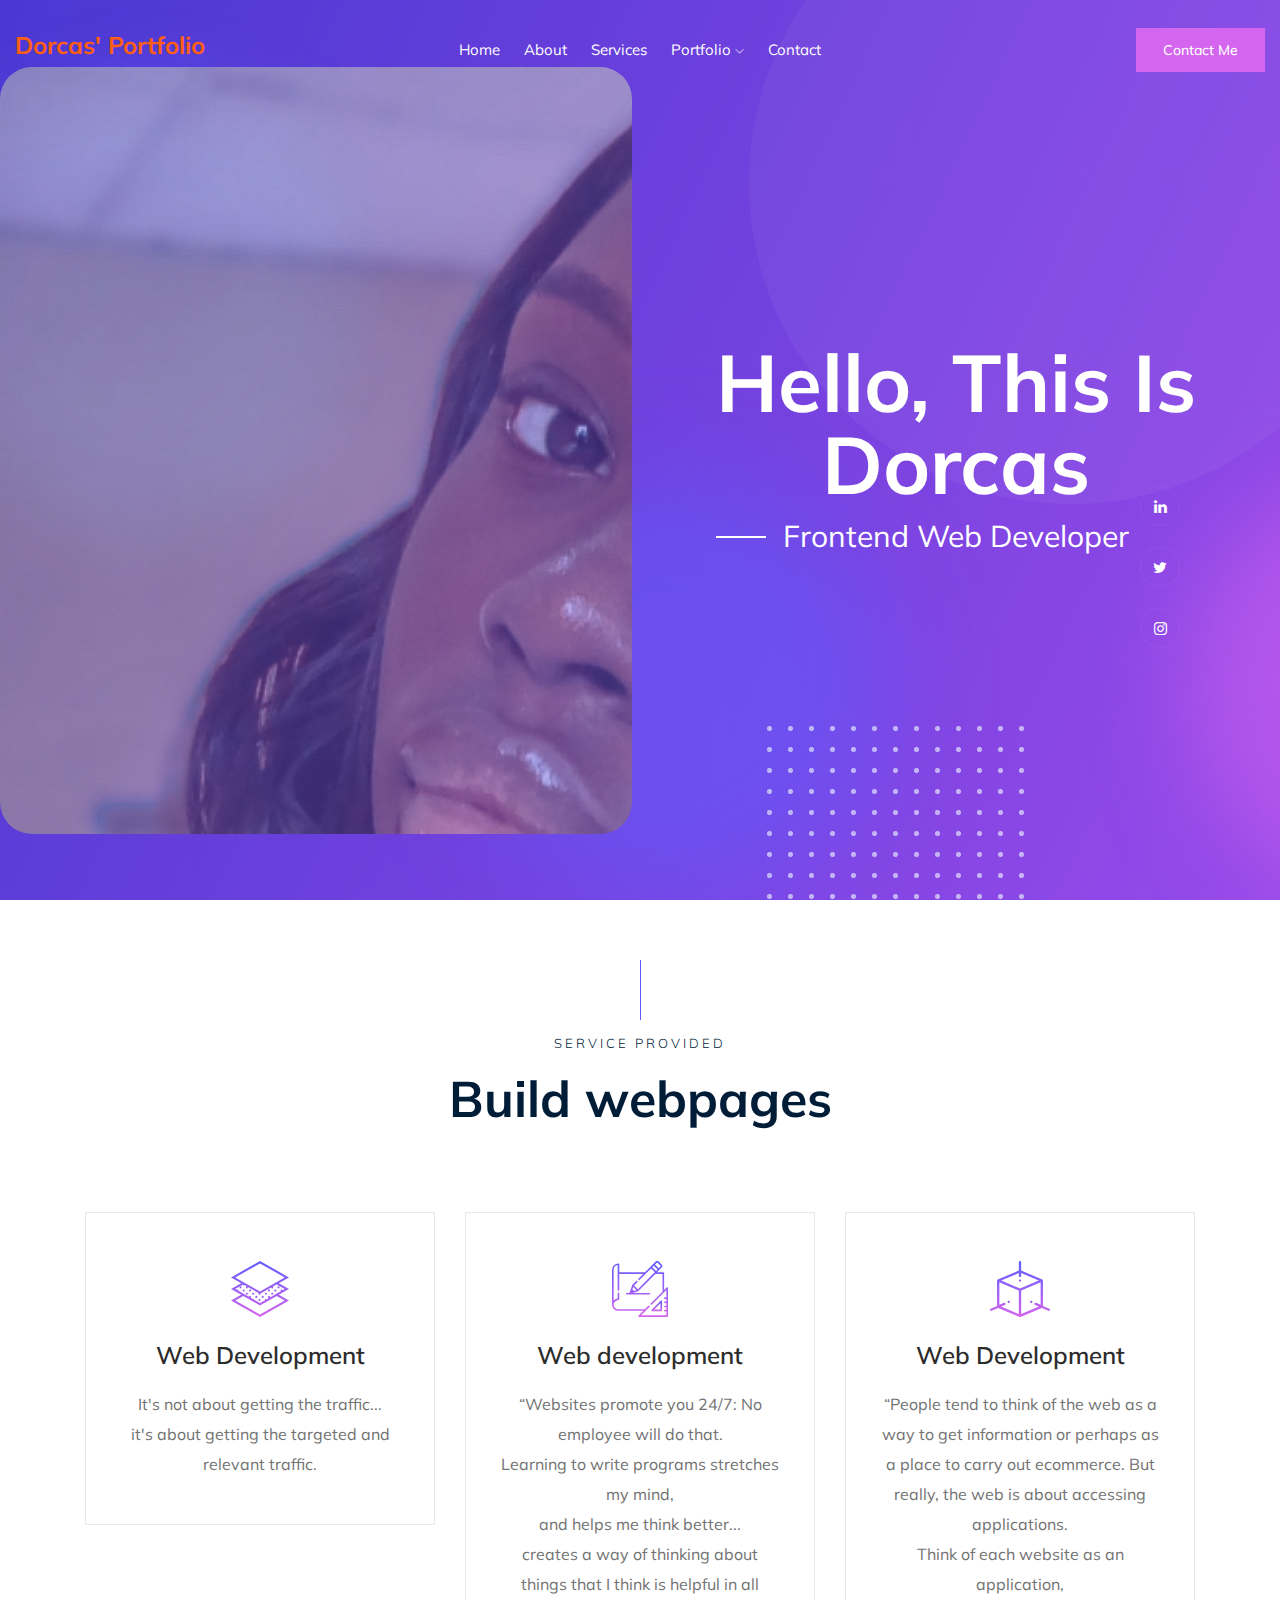
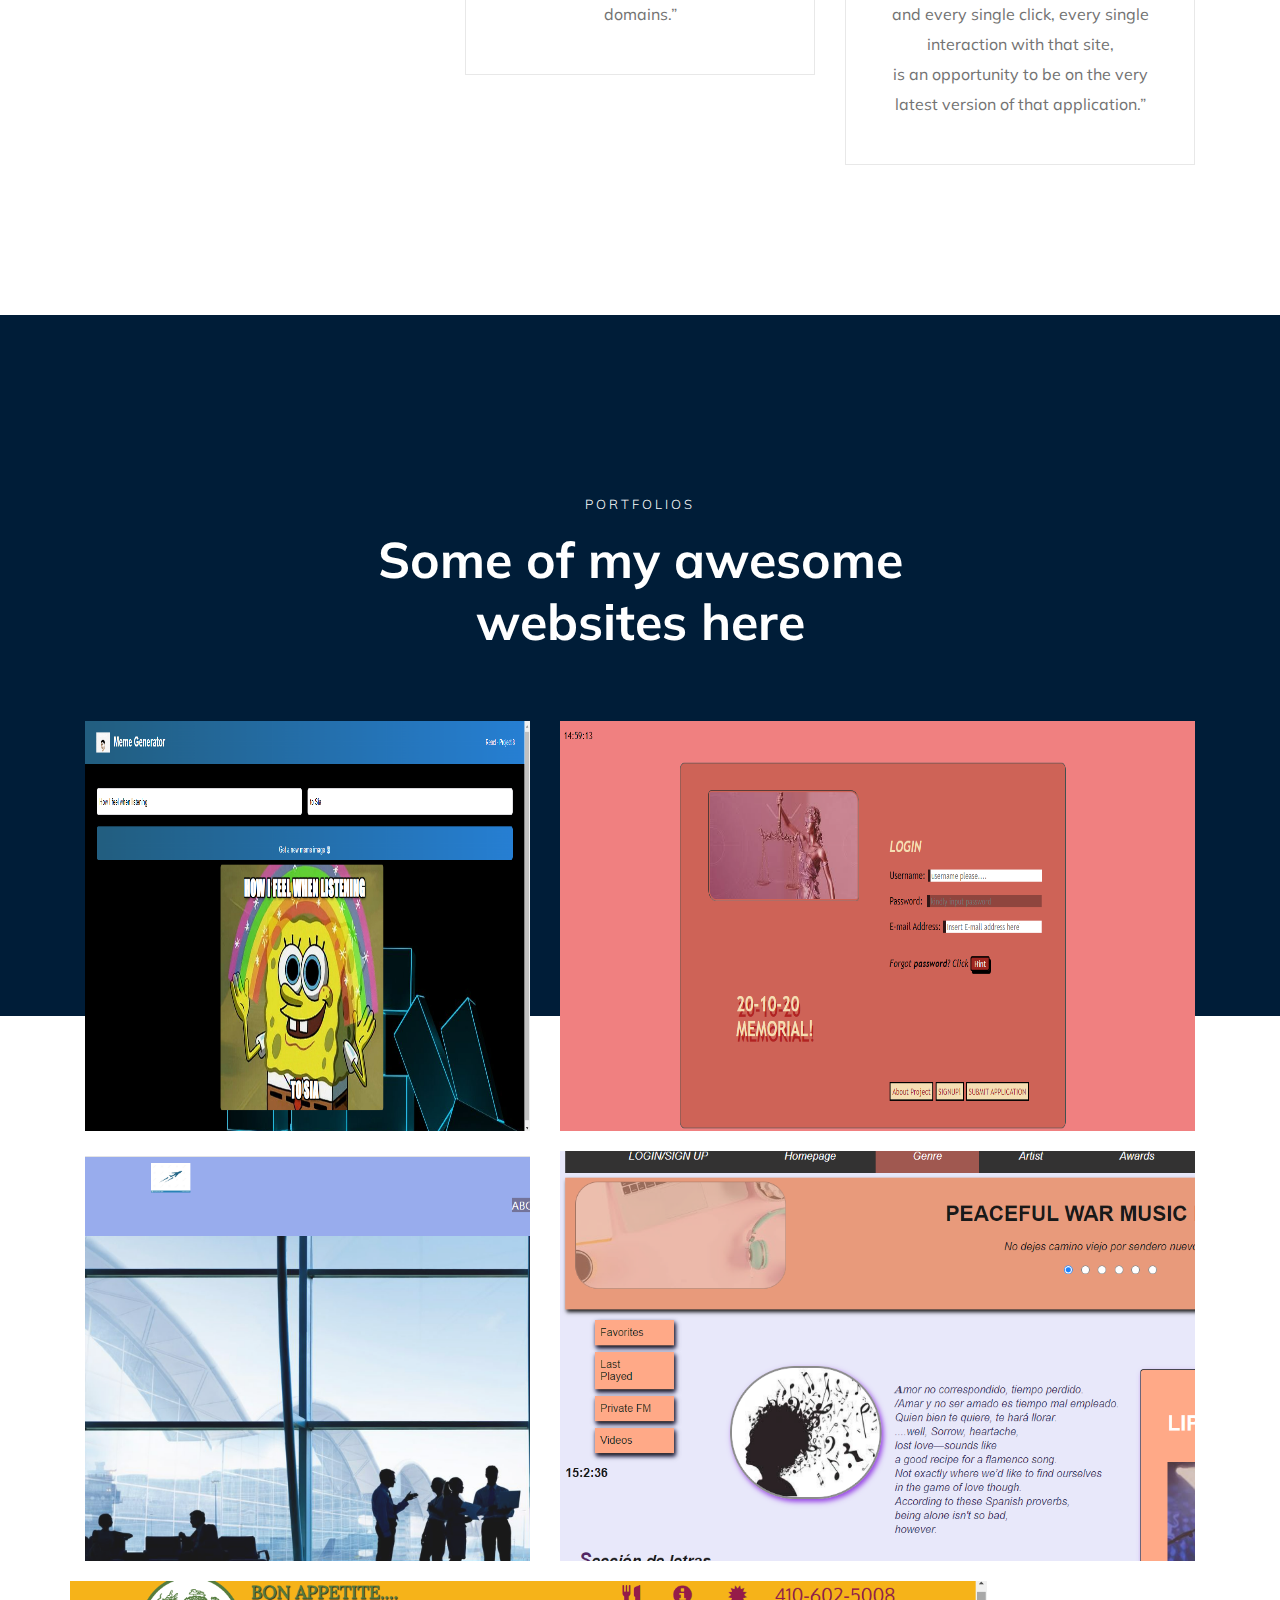
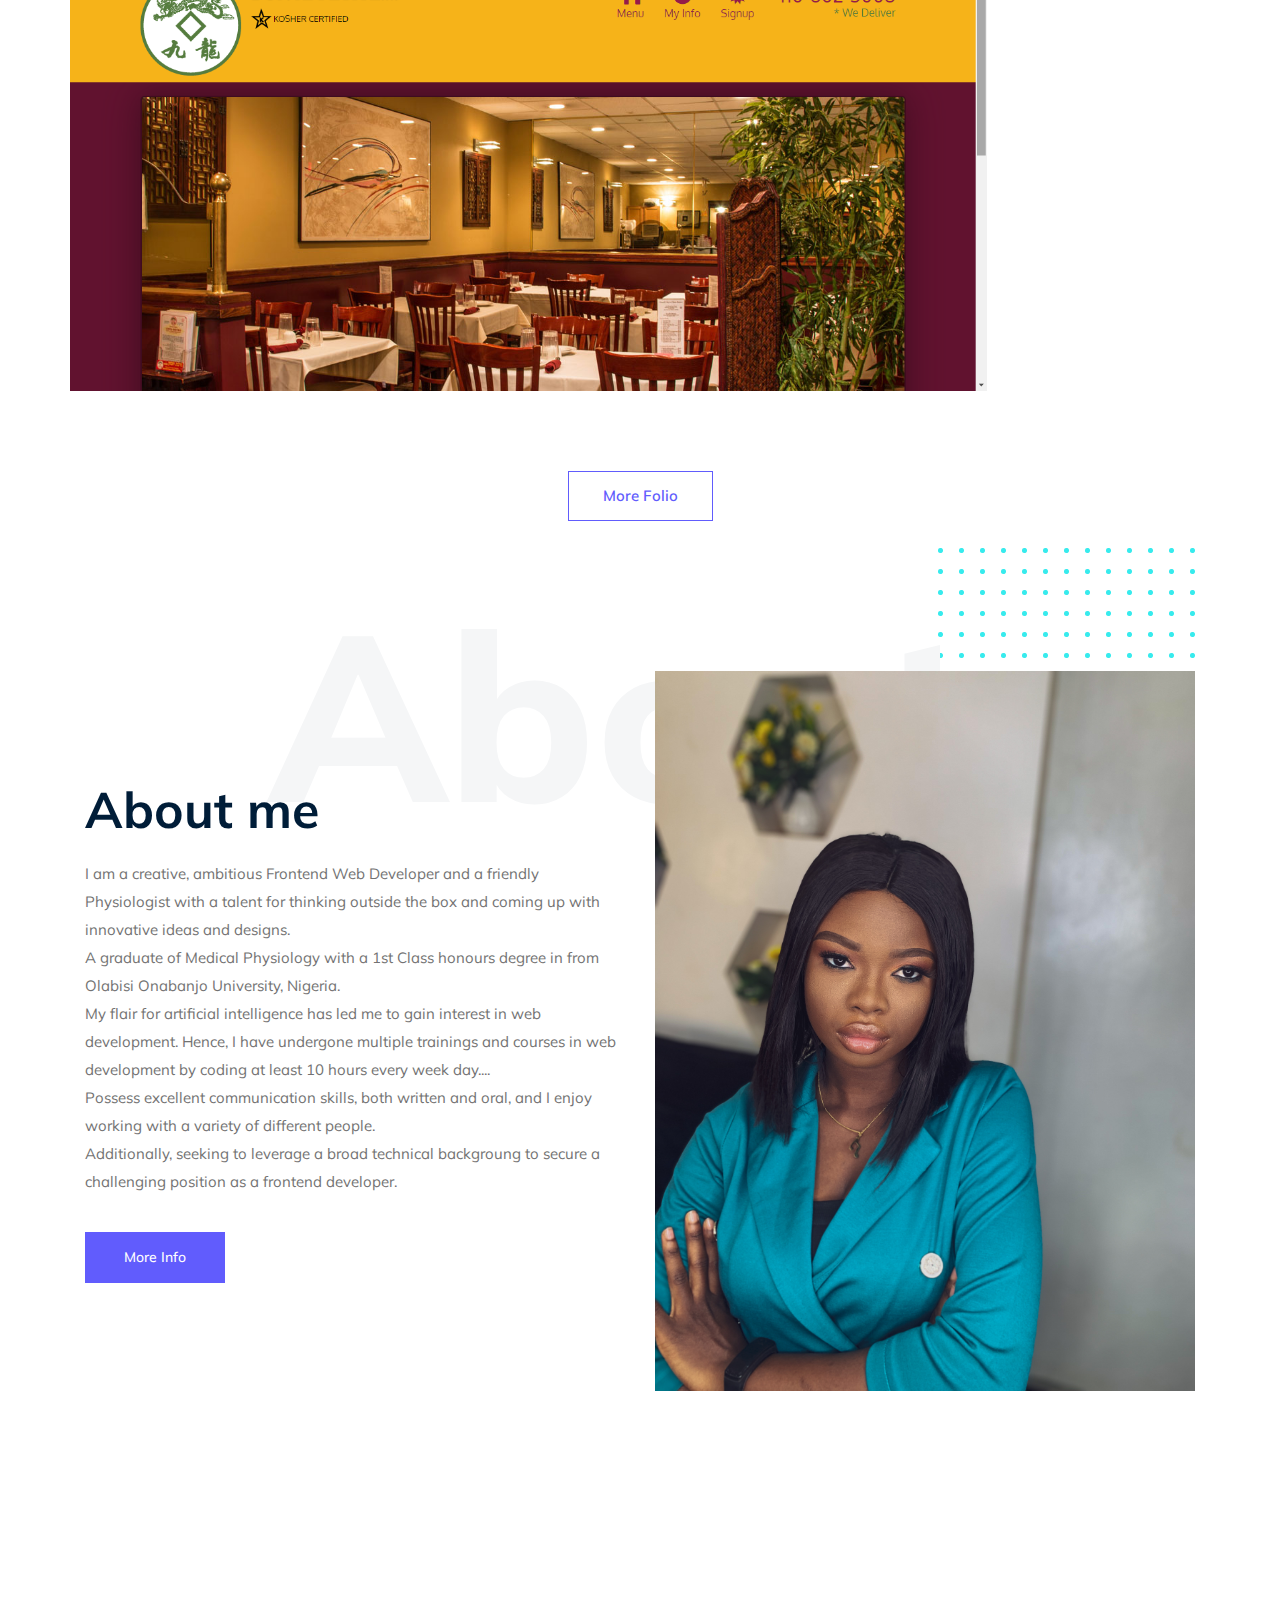
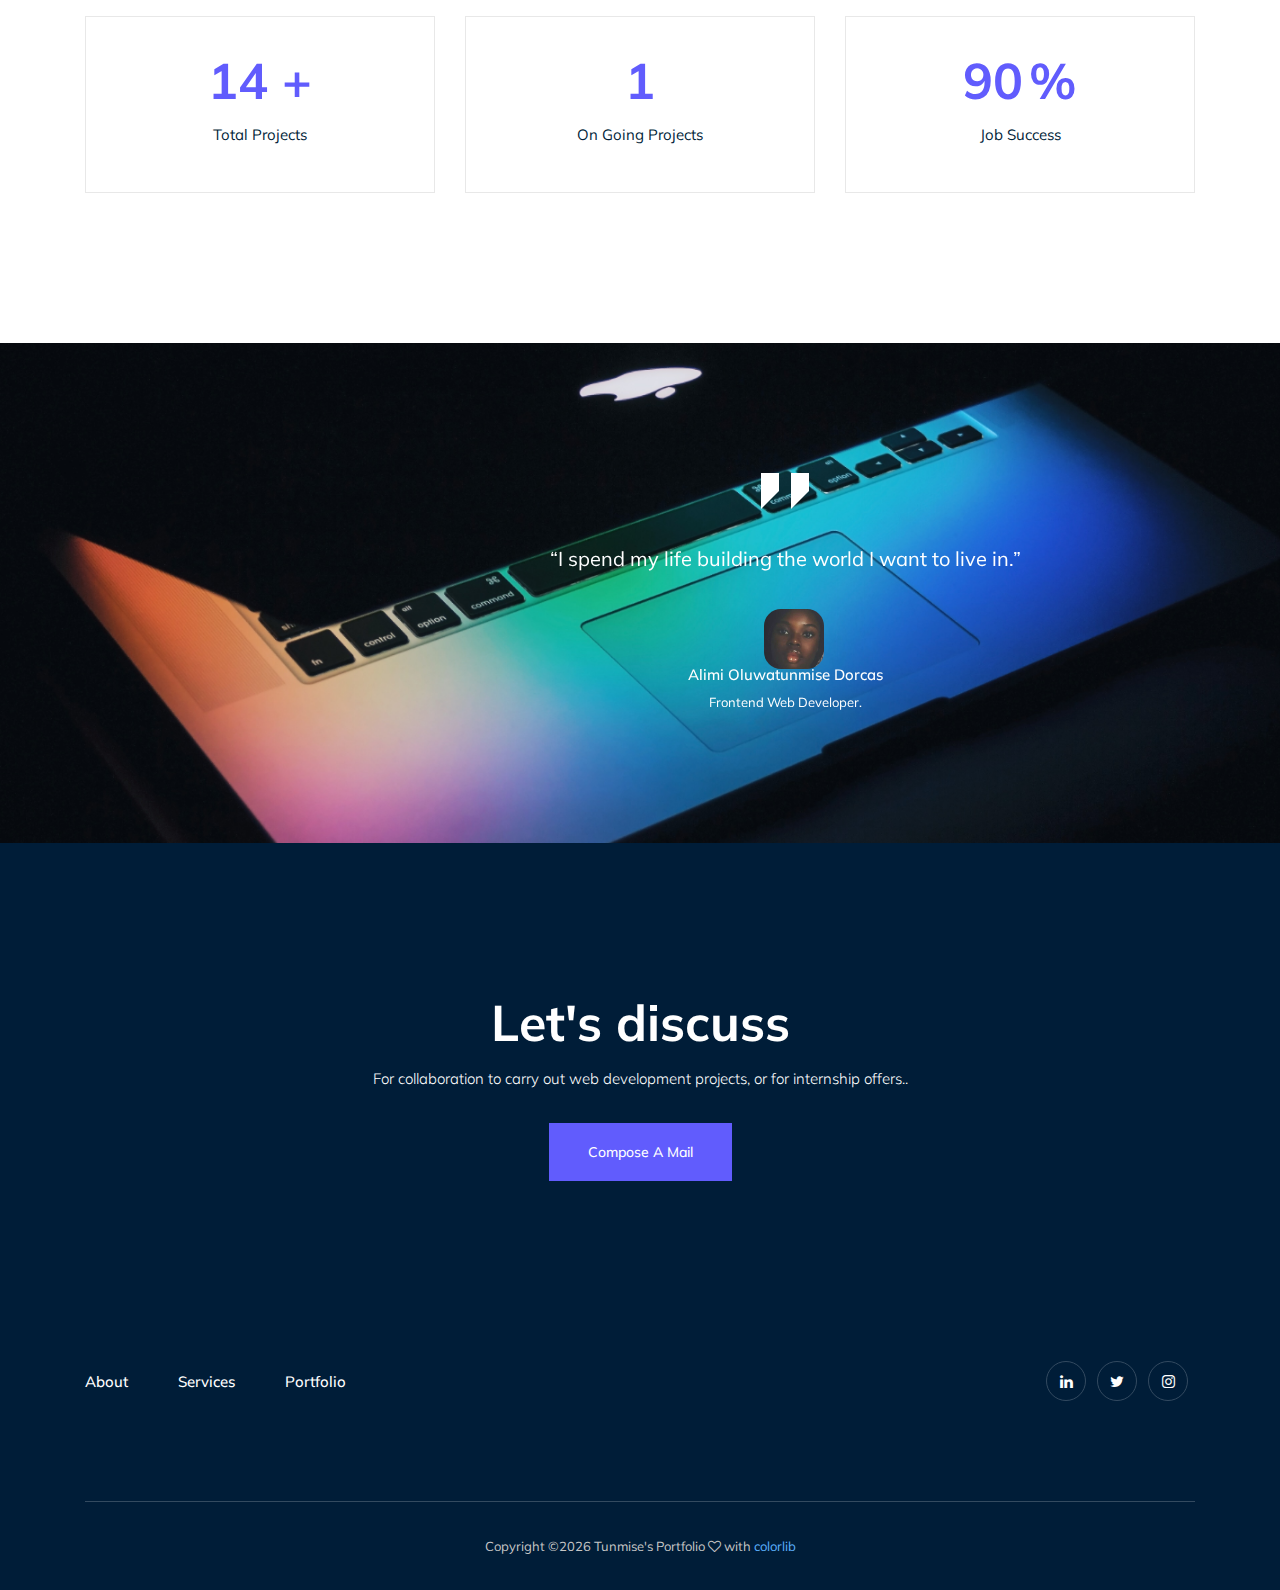
<file: index.html>
<!doctype html>
<html class="no-js" lang="zxx">

<head>
    <meta charset="utf-8">
    <meta http-equiv="x-ua-compatible" content="ie=edge">
    <title>Tunmise's Portfolio</title>
    <meta name="description" content="">
    <meta name="viewport" content="width=device-width, initial-scale=1">

    <!-- <link rel="manifest" href="site.webmanifest"> -->
    <!-- Place favicon.ico in the root directory -->

    <!-- CSS here -->
    <link rel="stylesheet" href="css/bootstrap.min.css">
    <link rel="stylesheet" href="css/owl.carousel.min.css">
    <link rel="stylesheet" href="css/magnific-popup.css">
    <link rel="stylesheet" href="css/font-awesome.min.css">
    <link rel="stylesheet" href="css/themify-icons.css">
    <link rel="stylesheet" href="css/nice-select.css">
    <link rel="stylesheet" href="css/flaticon.css">
    <link rel="stylesheet" href="css/gijgo.css">
    <link rel="stylesheet" href="css/animate.min.css">
    <link rel="stylesheet" href="css/slick.css">
    <link rel="stylesheet" href="css/slicknav.css">
    <link rel="stylesheet" href="css/style.css">
    <!-- <link rel="stylesheet" href="css/responsive.css"> -->
</head>

<body>
    <!--[if lte IE 9]>
            <p class="browserupgrade">You are using an <strong>outdated</strong> browser. Please <a href="https://browsehappy.com/">upgrade your browser</a> to improve your experience and security.</p>
        <![endif]-->

    <!-- header-start -->
    <header>
        <div class="header-area ">
            <div id="sticky-header" class="main-header-area">
                <div class="container-fluid">
                    <div class="row align-items-center">
                        <div class="col-xl-3 col-lg-2">
                            <div class="logo">
                                <a href="index.html">
                                    <!-- <img src="img/logo.png" alt=""> -->
                                    <h3><b>Dorcas' Portfolio</b></h3>
                                </a>
                            </div>
                        </div>
                        <div class="col-xl-6 col-lg-7">
                            <div class="main-menu  d-none d-lg-block">
                                <nav>
                                    <ul id="navigation">
                                        <li><a class="active" href="index.html">home</a></li>
                                        <li><a href="about.html">About</a></li>
                                        <li><a href="services.html">Services</a></li>
                                        <!-- <li><a href="#">Research <i class="ti-angle-down"></i></a>
                                            <ul class="submenu">
                                                <li><a href="research.html">Research</a></li>
                                                 <li><a href="single-blog.html">Research Publication</a></li> 
                                            </ul>
                                        </li> -->
                                        <li><a href="#">Portfolio <i class="ti-angle-down"></i></a>
                                            <ul class="submenu">
                                                 <li><a href="portfolio.html">Portfolio Content</a></li>
                                                 <!-- <li><a href="elements.html"></a></li> -->
                                            </ul>
                                        </li>
                                        <li><a href="contact.html">Contact</a></li>
                                    </ul>
                                </nav>
                            </div>
                        </div>
                        <div class="col-xl-3 col-lg-3 d-none d-lg-block">
                            <div class="Appointment">
                                <div class="book_btn d-none d-lg-block">
                                    <a  href="#">Contact Me</a>
                                </div>
                            </div>
                        </div>
                        <div class="col-12">
                            <div class="mobile_menu d-block d-lg-none"></div>
                        </div>
                    </div>

                </div>
            </div>
        </div>
    </header>
    <!-- header-end -->

    <!-- slider_area_start -->
    <div class="slider_area">
        <div class="single_slider  d-flex align-items-center slider_bg_1">
            <div class="shap_pattern d-none d-lg-block">
                <img src="img/about/grid.png" alt="">
            </div>
            <div class="social_links">
                <ul>
                    <!-- <li><a href="#"> <i class="fa fa-facebook"></i> </a></li> --><br><br><br><br><br><br>
                    <br><br><br><br>
                    <li><a href="https://www.linkedin.com/in/alimi-oluwatunmise-563915225/"><i class="fa fa-linkedin"></i></a></li>
                    <li><a href="https://twitter.com/dorcas_tunmise"> <i class="fa fa-twitter"></i> </a></li>
                    <li><a href="https://instagram.com/dorcas_tunmise" > <i class="fa fa-instagram"></i> </a></li>
                </ul>
            </div>
            <div class="container">
                <div class="row align-items-center">
                    <div class="col-xl-12">
                        <div class="slider_text text-center">
                            <h3>
                                Hello, This is Dorcas
                            </h3>
                            <span>Frontend Web Developer</span>
                        </div>
                    </div>
                </div>
            </div>
        </div>
    </div>
    <!-- slider_area_end -->

    <!-- service_area  -->
    <div class="service_area">
        <div class="container">
            <div class="row">
                <div class="col-xl-12">
                    <div class="section_title text-center mb-65">
                        <span>Service Provided</span>
                        <h3>Build webpages</h3>
                    </div>
                </div>
            </div>
            <div class="row">
                <div class="col-xl-4 col-md-4">
                    <div class="single_service text-center">
                        <div class="icon">
                            <img src="img/svg_icon/1.svg" alt="">
                        </div>
                        <h3>Web Development</h3>
                        <p>It's not about getting the traffic...<br>
                            it's about getting the targeted and relevant traffic.</p> </p>
                    </div>
                </div>
                <div class="col-xl-4 col-md-4">
                    <div class="single_service text-center">
                        <div class="icon">
                            <img src="img/svg_icon/2.svg" alt="">
                        </div>
                            <h3>Web development</h3>
                            <p> “Websites promote you 24/7: No employee will do that.<br>
                                Learning to write programs stretches my mind,<br>
                                and helps me think better... <br>
                                creates a way of thinking about things that I think is helpful in all domains.” </p>
                    </div>
                </div>
                <div class="col-xl-4 col-md-4">
                    <div class="single_service text-center">
                        <div class="icon">
                            <img src="img/svg_icon/3.svg" alt="">
                        </div>
                            <h3>Web Development</h3>
                        <p> “People tend to think of the web as a way to get information or perhaps as a place to carry out ecommerce.
                            But really, the web is about accessing applications.<br>
                            Think of each website as an application,<br>
                            and every single click, every single interaction with that site,<br>
                            is an opportunity to be on the very latest version of that application.”</p>
                    </div>
                </div>
            </div>
        </div>
    </div>
    <!--/ service_area  -->

    <!-- portfolio_area -->
    <div class="portfolio_area portfolio_bg_1">
        <div class="container">
            <div class="row">
                <div class="col-xl-12">
                    <div class="section_title white_text text-center">
                        <span>Portfolios</span>
                        <h3>Some of my awesome <br>
                                websites here</h3>
                    </div>
                </div>
            </div>
        </div>
    </div>
    <!--/ portfolio_area -->

    <!-- portfolio_image_area  -->
    <div class="portfolio_image_area">
        <div class="container">
            <div class="row">
                <div class="col-xl-5 col-md-5">
                    <div class="single_Portfolio">
                        <div class="portfolio_thumb">
                            <img src="img/meme.png" alt="">
                        </div>
                        <a href="img/meme.png" class="popup popup-image"></a>
                        <div class="portfolio_hover">
                            <div class="title">
                                <h3>Reference: <address> a meme generator app.</address></h3>
                            </div>
                        </div>
                    </div>
                </div>
                <div class="col-xl-7 col-md-7">
                    <div class="single_Portfolio">
                        <div class="portfolio_thumb">
                            <img src="img/massacre.png" alt="">
                        </div>
                        <a href="img/massacre.png" class="popup popup-image"></a>
                        <div class="portfolio_hover">
                            <div class="title">
                                    <h3>Dedicated to ENDSARS victims</h3>
                            </div>
                        </div>
                    </div>
                </div>
                <div class="col-xl-5 col-md-5">
                    <div class="single_Portfolio">
                        <div class="portfolio_thumb">
                            <img src="img/airline.png" style="width: 900px; opacity: 0.9; overflow: hidden;" alt="">
                        </div>
                        <a href="img/airline.png" class="popup popup-image"></a>
                        <div class="portfolio_hover">
                            <div class="title">
                                    <h3>Webpage for Airline Agencies</h3>
                            </div>
                        </div>
                    </div>
                </div>
                <div class="col-xl-7 col-md-7">
                    <div class="single_Portfolio">
                        <div class="portfolio_thumb">
                            <img src="img/music.png" style="width: 900px; opacity: 0.9; overflow: hidden;" alt="">
                        </div>
                        <a href="img/music.png" class="popup popup-image"></a>
                        <div class="portfolio_hover">
                            <div class="title">
                                    <h3>Webpage to stream songs</h3>
                            </div>
                        </div>
                    </div>
                </div>
                <div cclass="col-xl-5 col-md-5">
                    <div class="single_Portfolio">
                        <div class="portfolio_thumb">
                            <img src="img/restaurant .png" alt="">
                        </div>
                        <a href="img/restaurant .png" style="width: 900px; opacity: 0.9; overflow: hidden;" class="popup popup-image"></a>
                        <div class="portfolio_hover">
                            <div class="title">
                                    <h3>Webpage for Restaurants</h3>
                            </div>
                        </div>
                    </div>
                </div>
            </div>
            <div class="row">
                <div class="col-xl-12">
                    <div class="more_portfolio text-center">
                        <a class="line_btn" href="portfolio.html">More Folio</a>
                    </div>
                </div>
            </div>
        </div>
    </div>
    <!--/ portfolio_image_area  -->

    <!-- about_me  -->
    <div class="about_me">
        <div class="about_large_title d-none d-lg-block">
                About
        </div>
        <div class="container">
            <div class="row align-items-center">
                <div class="col-xl-6 col-md-6">
                    <div class="about_e_details">
                        <h3>About me</h3>
                        <p>I am a creative, ambitious Frontend Web Developer and a friendly Physiologist with a talent for thinking outside the box and coming up with innovative ideas and designs.<br>
                            A graduate of Medical Physiology with a 1st Class honours degree in from Olabisi Onabanjo University, Nigeria.<br>
                            My flair for artificial intelligence has led me to gain interest in web development.
                            Hence, I have undergone multiple trainings and courses in web development by coding at least 10 hours every week day....<br>
                            Possess excellent communication skills, both written and oral, and I enjoy working with a variety of different people.<br>
                            Additionally, seeking to leverage a broad technical backgroung to secure a challenging position as a frontend developer. </p>
                        <div class="download_cv">
                            <a class="boxed-btn3" href="services.html">More Info</a>
                        </div>
                    </div>
                </div>
                <div class="col-xl-6 col-md-6">
                    <div class="about_img">
                        <div class="color_pattern d-none d-lg-block">
                            <img src="img/about/color_grid.png" alt="">
                        </div>
                        <div class="my_Pic">
                                <img src="img/IMG_6693.jpg" alt="">
                        </div>
                    </div>
                </div>
            </div>
        </div>
    </div>
    <!--/ about_me  -->

    <div class="counter_area">
        <div class="container">
            <div class="row">
                <div class="col-xl-4 col-md-4">
                    <div class="single_counter text-center">
                        <h3>
                            <span class="counter" > 14 </span><span>+</span>
                        </h3>
                        <p>Total Projects</p>
                    </div>
                </div>
                <div class="col-xl-4 col-md-4">
                    <div class="single_counter text-center">
                        <h3>
                            <span class="counter"> 1</span>
                        </h3>
                        <p>On Going Projects</p>
                    </div>
                </div>
                <div class="col-xl-4 col-md-4">
                    <div class="single_counter text-center">
                        <h3>
                            <span class="counter" >90</span> <span>%</span>
                        </h3>
                        <p>Job Success</p>
                    </div>
                </div>
            </div>
        </div>
    </div>
        <!-- testimonial_area  -->
        <div class="testimonial_area ">
            <div class="container">
                <div class="row">
                    <div class="col-xl-12">
                        <div class="testmonial_active owl-carousel">
                            <div class="single_carousel">
                                    <div class="single_testmonial text-center">
                                            <div class="quote">
                                                <img src="img/testmonial/quote.svg" alt="">
                                            </div>
                                            <p>“I spend my life building the world I want to live in.” </p>
                                            <div class="testmonial_author">
                                                <div class="thumb">
                                                        <img src="img/testmonial/thumb.png" style="width: 60px; border-radius: 17px;" alt="">
                                                </div>
                                                <h3>Alimi Oluwatunmise Dorcas</h3>
                                                <span>Frontend Web Developer.</span>
                                            </div>
                                        </div>
                            </div>
                            <div class="single_carousel">
                                    <div class="single_testmonial text-center">
                                            <div class="quote">
                                                <img src="img/testmonial/quote.svg" alt="">
                                            </div>
                                            <p> Understandable code frees mental bandwidth from having to puzzle out inconsistencies. </p>
                                            <div class="testmonial_author">
                                                <!-- <div class="thumb">
                                                        <img src="img/testmonial/thumb.png" style="width: 60px; border-radius: 17px;" alt="">
                                                </div> -->
                                                <h3>Alimi Oluwatunmise Dorcas</h3>
                                                <span>Frontend Web Developer</span>
                                            </div>
                                        </div>
                            </div>
                            <div class="single_carousel">
                                    <div class="single_testmonial text-center">
                                            <div class="quote">
                                                <img src="img/testmonial/quote.svg" alt="">
                                            </div>
                                            <p> A successful website<br>
                                                collects contact details for future ongoing relation.</p>
                                            <div class="testmonial_author">
                                                <!-- <div class="thumb">
                                                        <img src="img/testmonial/thumb.png" style="width: 60px; border-radius: 17px;" alt="">
                                                </div> -->
                                                <h3>Alimi Oluwatunmise Dorcas</h3>
                                                <span>Frontend Web Developer</span>
                                            </div>
                                    </div>
                            </div>
                        </div>
                    </div>
                </div>
            </div>
        </div>
        <!-- /testimonial_area  -->  
    
    <div class="discuss_projects">
        <div class="container">
            <div class="row">
                <div class="col-xl-12">
                    <div class="project_text text-center">
                        <h3>Let's discuss</h3>
                        <p>For collaboration to carry out web development projects, or for internship offers.. <p>
                        <a class="boxed-btn3" href="https://mail.google.com/mail/u/0/#sent?compose=new">
                            Compose a mail
                        </a>
                    </div>
                </div>
            </div>
        </div>
    </div>

    <!-- footer start -->
    <footer class="footer">
        <div class="footer_top">
            <div class="container">
                <div class="row align-items-center">
                    <div class="col-xl-6 col-md-6">
                        <div class="menu_links">
                            <ul>
                                <li><a href="#">About</a></li>
                                <li><a href="#">Services</a></li>
                                <li><a href="#">Portfolio</a></li>
                            </ul>
                        </div>
                    </div>
                    <div class="col-xl-6 col-md-6">
                        <div class="socail_links">
                            <ul>
                                <!-- <li><a href="#"> <i class="fa fa-facebook"></i> </a></li> -->
                                <li><a href="https://www.linkedin.com/in/alimi-oluwatunmise-563915225/"><i class="fa fa-linkedin"></i></a></li>
                                <li><a href="https://twitter.com/dorcas_tunmise"> <i class="fa fa-twitter"></i> </a></li>
                                <li><a href="https://instagram.com/dorcas_tunmise"> <i class="fa fa-instagram"></i> </a></li>
                                <!-- <li><a href="#"> <i class="fa fa-google-plus"></i> </a></li> -->
                            </ul>
                        </div>
                    </div>
                </div>
            </div>
        </div>
        <div class="copy-right_text">
            <div class="container">
                <div class="footer_border"></div>
                <div class="row">
                    <div class="col-xl-12">
                        <p class="copy_right text-center">
                            <!-- Link back to Colorlib can't be removed. Template is licensed under CC BY 3.0. -->
                            Copyright &copy;<script>document.write(new Date().getFullYear());</script> Tunmise's Portfolio <i class="fa fa-heart-o" aria-hidden="true"></i> with <a href="https://colorlib.com" target="_blank">colorlib</a>
                            <!-- Link back to Colorlib can't be removed. Template is licensed under CC BY 3.0. -->
                        </p>
                    </div>
                </div>
            </div>
        </div>
    </footer>
    <!--/ footer end  -->

    <!-- JS here -->
    <script src="js/vendor/modernizr-3.5.0.min.js"></script>
    <script src="js/vendor/jquery-1.12.4.min.js"></script>
    <script src="js/popper.min.js"></script>
    <script src="js/bootstrap.min.js"></script>
    <script src="js/owl.carousel.min.js"></script>
    <script src="js/isotope.pkgd.min.js"></script>
    <script src="js/ajax-form.js"></script>
    <script src="js/waypoints.min.js"></script>
    <script src="js/jquery.counterup.min.js"></script>
    <script src="js/imagesloaded.pkgd.min.js"></script>
    <script src="js/scrollIt.js"></script>
    <script src="js/jquery.scrollUp.min.js"></script>
    <script src="js/wow.min.js"></script>
    <script src="js/nice-select.min.js"></script>
    <script src="js/jquery.slicknav.min.js"></script>
    <script src="js/jquery.magnific-popup.min.js"></script>
    <script src="js/plugins.js"></script>
    <script src="js/gijgo.min.js"></script>

    <!--contact js-->
    <script src="js/contact.js"></script>
    <script src="js/jquery.ajaxchimp.min.js"></script>
    <script src="js/jquery.form.js"></script>
    <script src="js/jquery.validate.min.js"></script>
    <script src="js/mail-script.js"></script>

    <script src="js/main.js"></script>
</body>

</html>
</file>
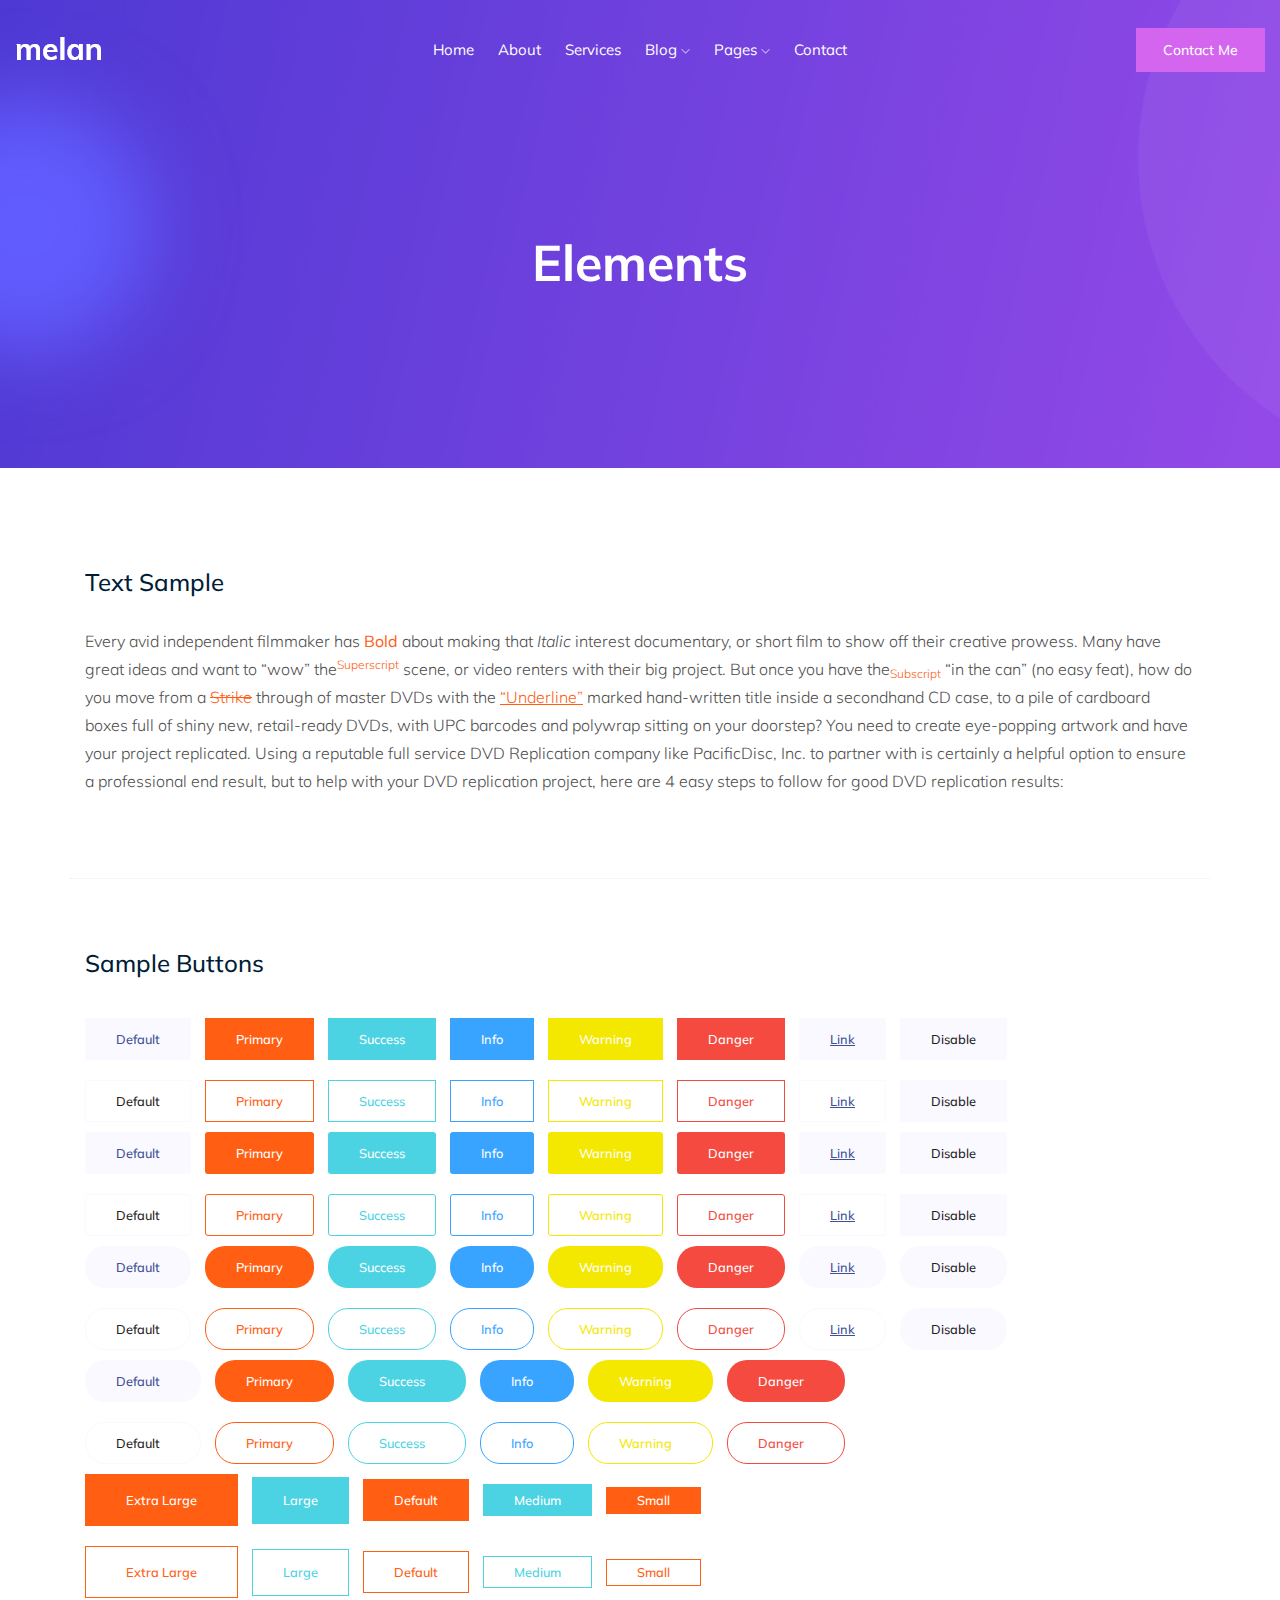
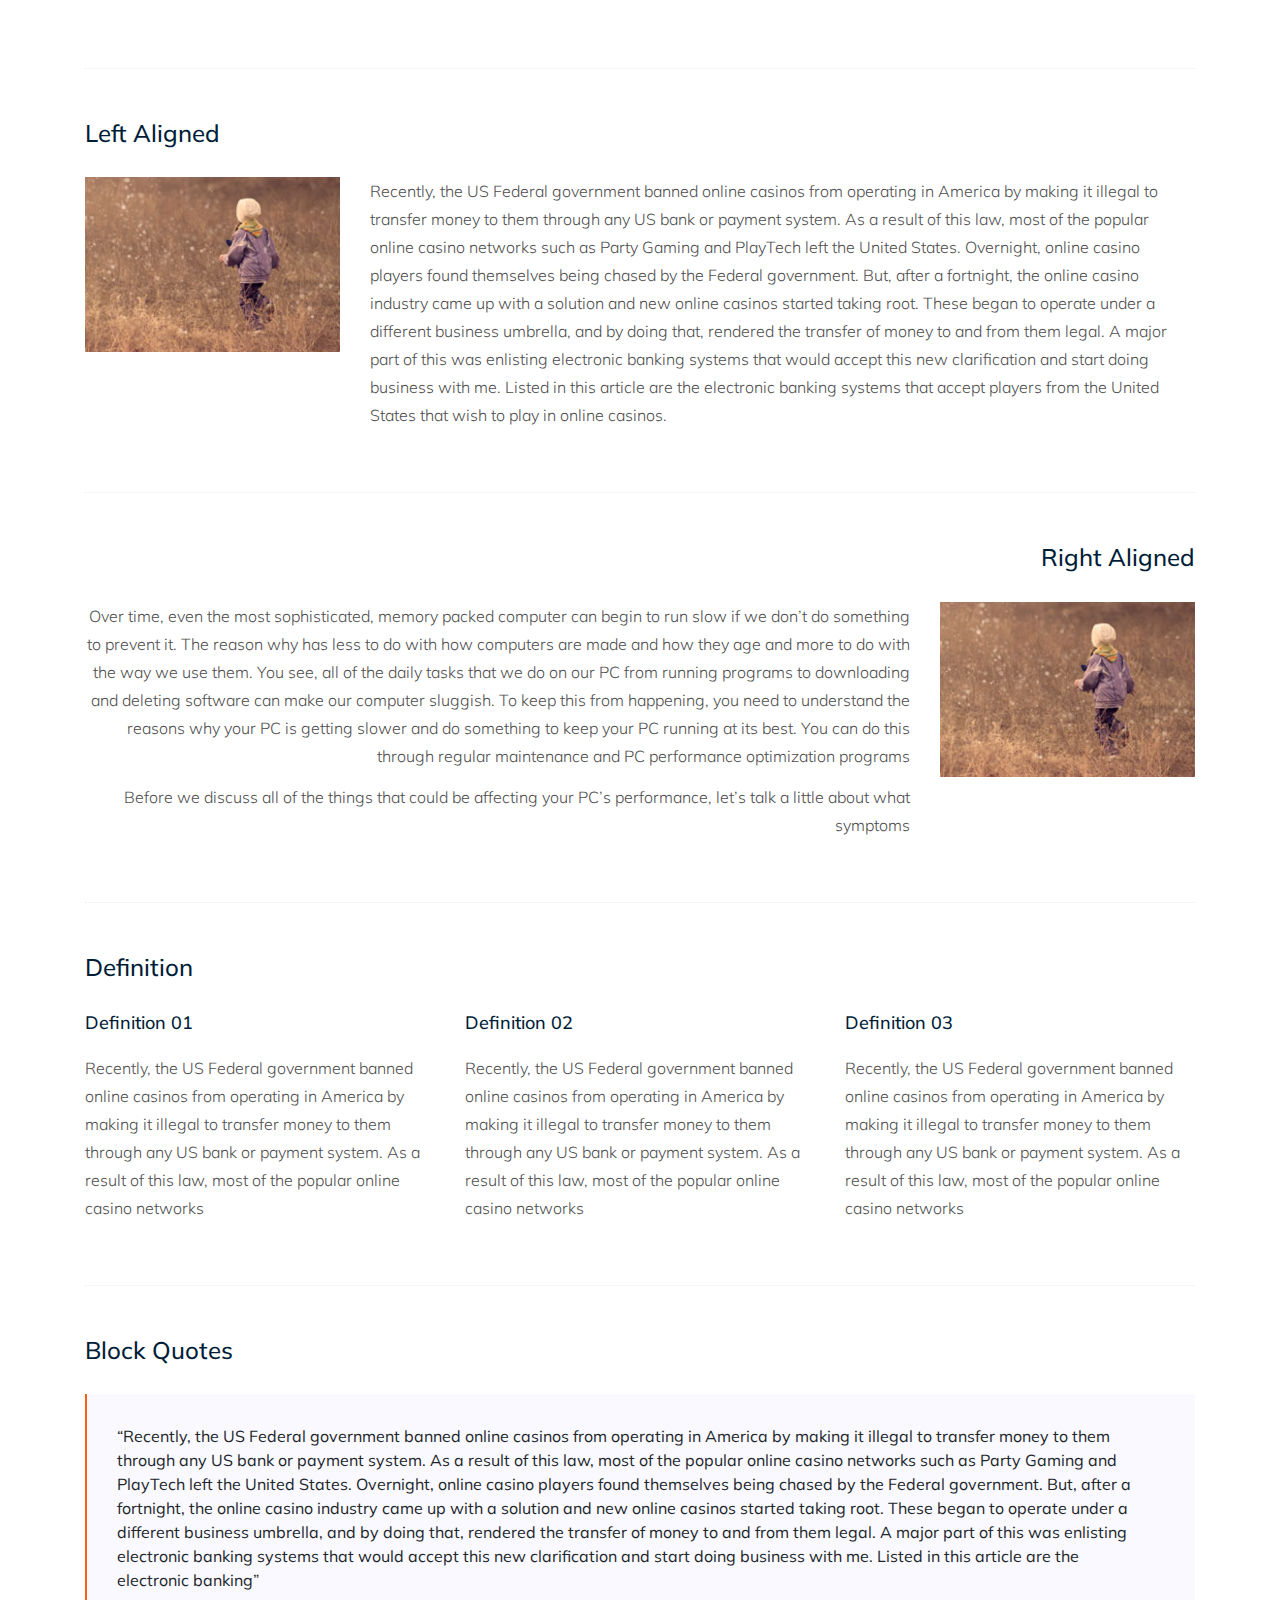
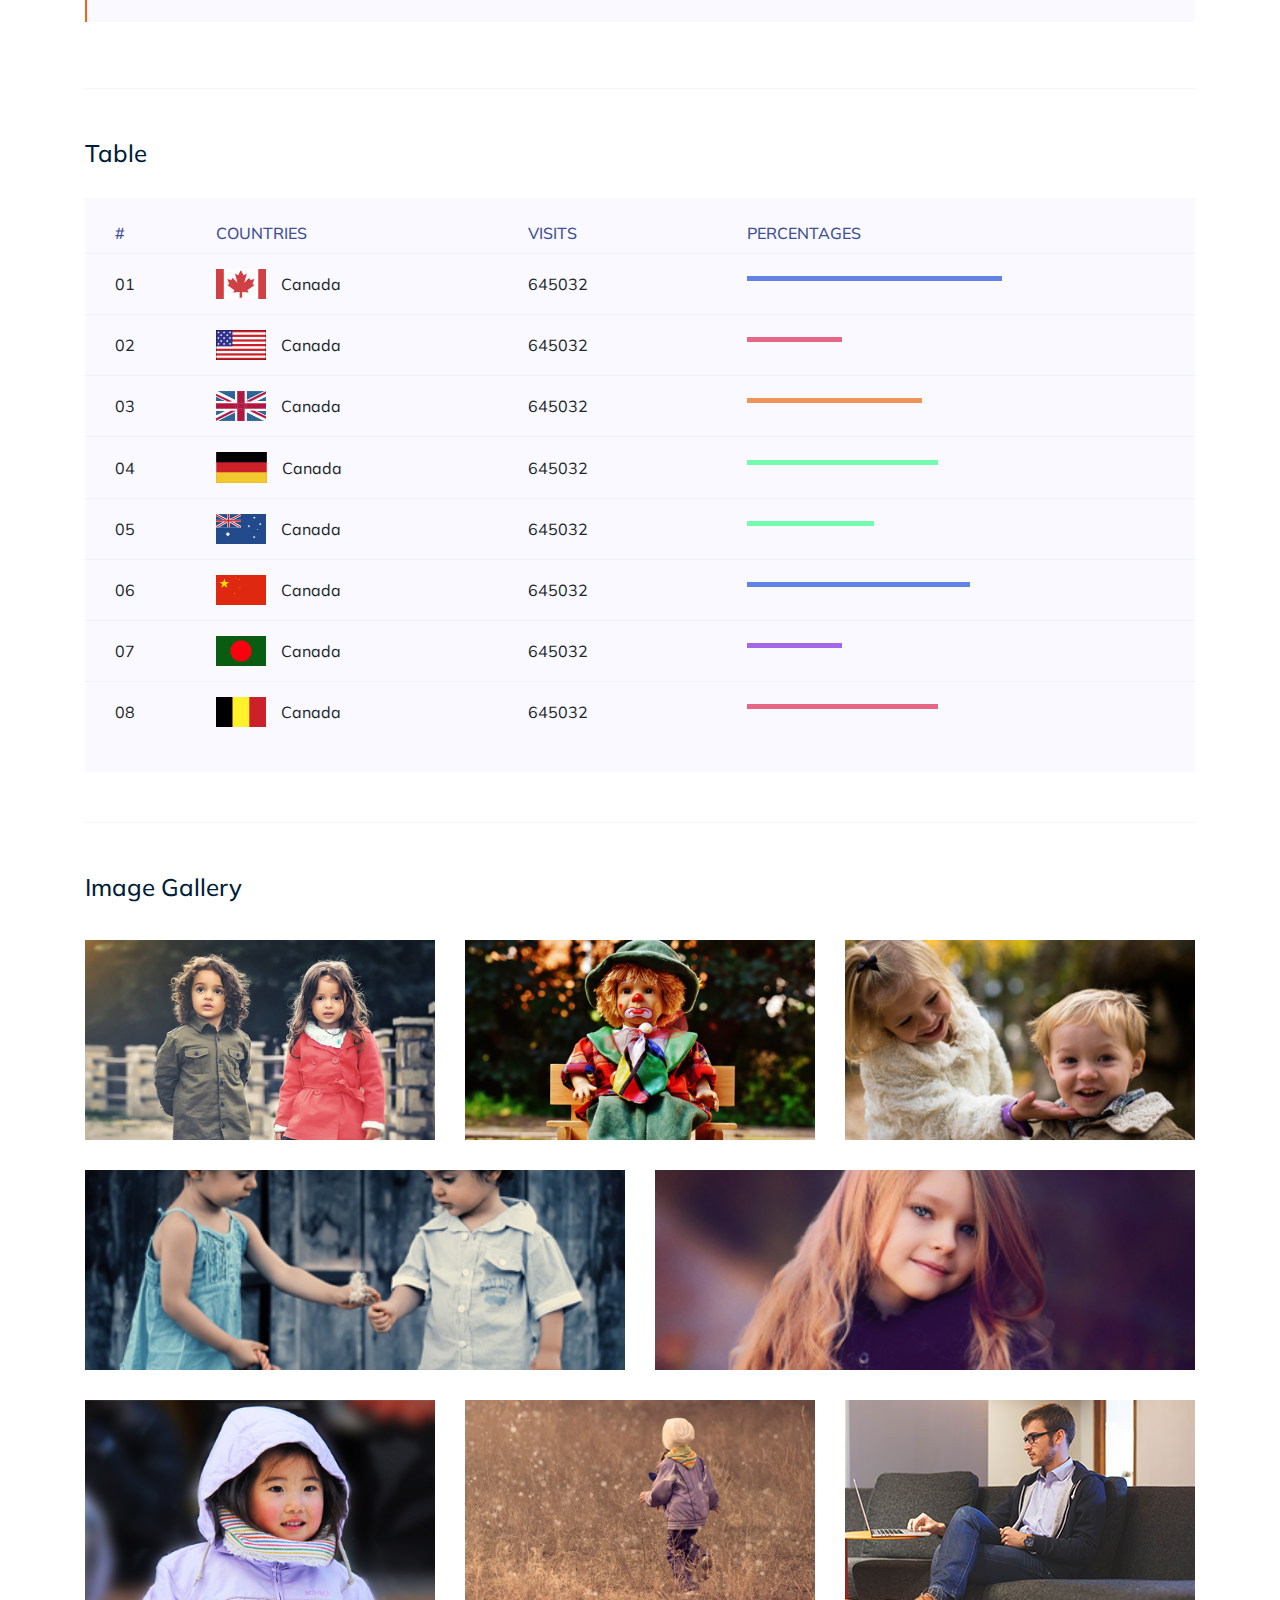
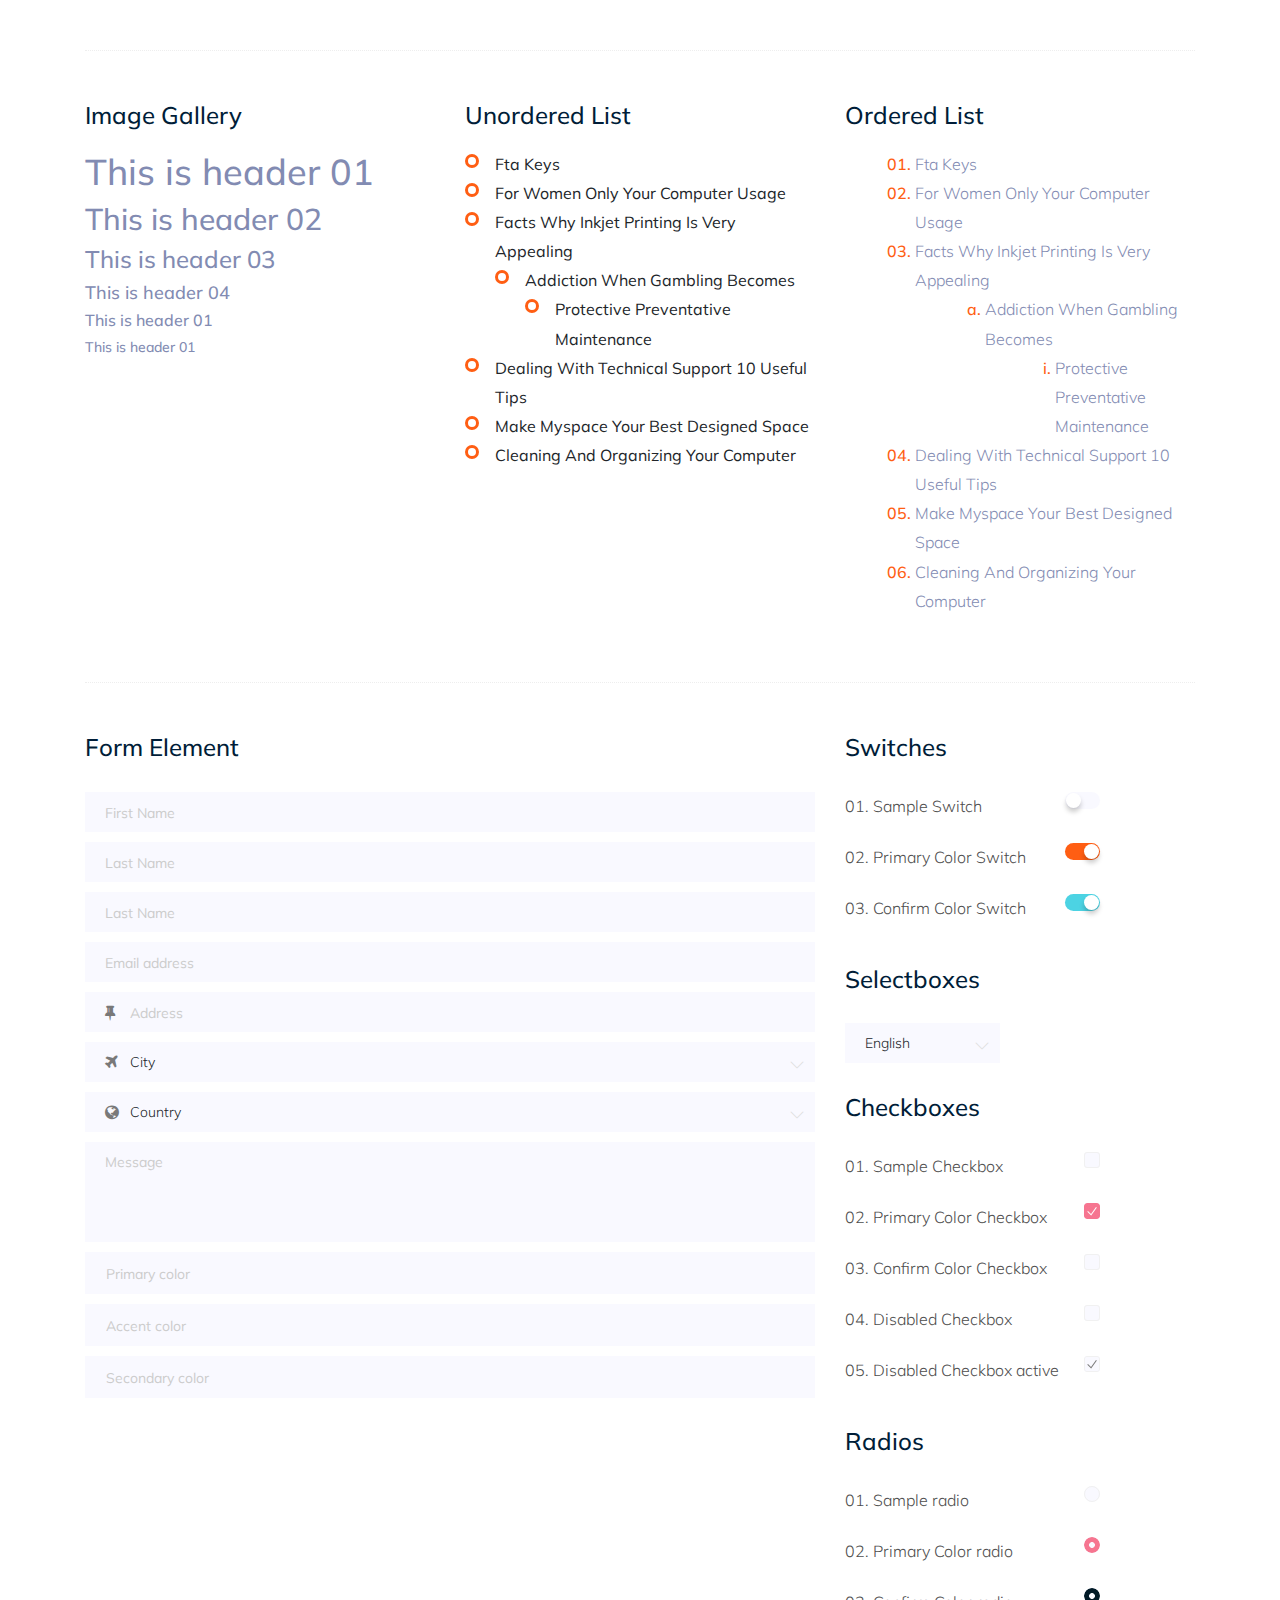
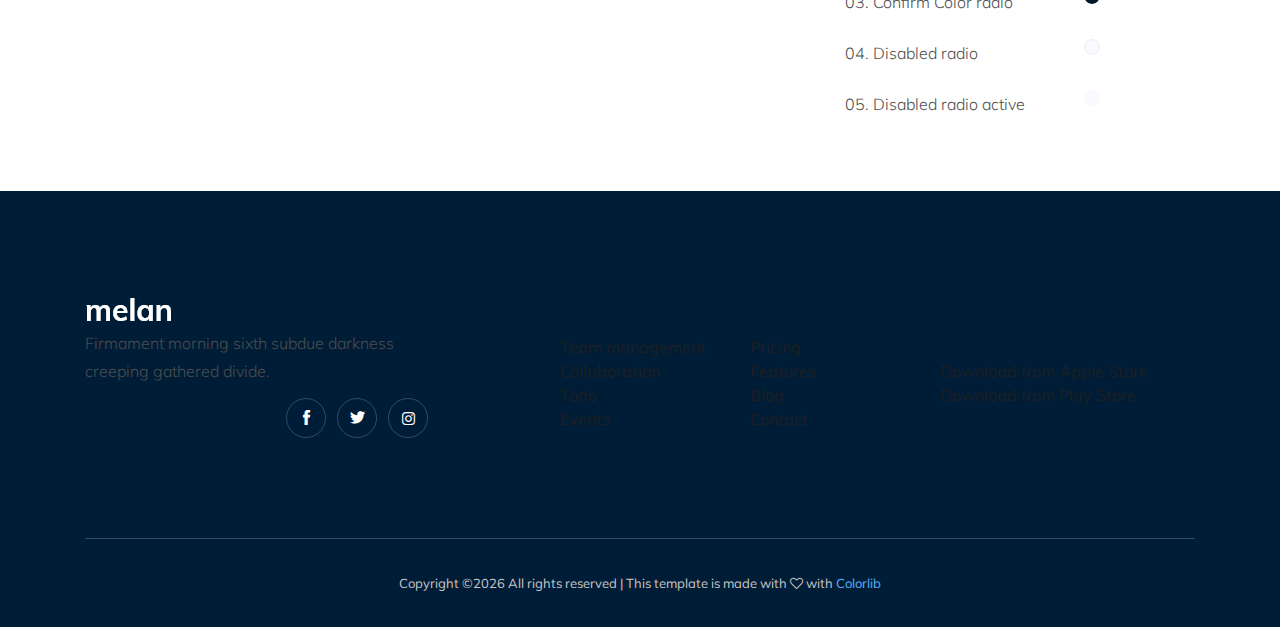
<file: elements.html>
<!doctype html>
<html class="no-js" lang="zxx">

<head>
	<meta charset="utf-8">
	<meta http-equiv="x-ua-compatible" content="ie=edge">
	<title>Tunmise's Portfolio</title>
	<meta name="description" content="">
	<meta name="viewport" content="width=device-width, initial-scale=1">

	<!-- <link rel="manifest" href="site.webmanifest"> -->
	<!-- Place favicon.ico in the root directory -->

	<!-- CSS here -->
	<link rel="stylesheet" href="css/bootstrap.min.css">
	<link rel="stylesheet" href="css/owl.carousel.min.css">
	<link rel="stylesheet" href="css/magnific-popup.css">
	<link rel="stylesheet" href="css/font-awesome.min.css">
	<link rel="stylesheet" href="css/themify-icons.css">
	<link rel="stylesheet" href="css/nice-select.css">
	<link rel="stylesheet" href="css/flaticon.css">
	<link rel="stylesheet" href="css/gijgo.css">
	<link rel="stylesheet" href="css/animate.min.css">
	<link rel="stylesheet" href="css/slicknav.css">
	<link rel="stylesheet" href="css/style.css">
	<!-- <link rel="stylesheet" href="css/responsive.css"> -->
</head>

<body>
	<!--[if lte IE 9]>
            <p class="browserupgrade">You are using an <strong>outdated</strong> browser. Please <a href="https://browsehappy.com/">upgrade your browser</a> to improve your experience and security.</p>
        <![endif]-->

    <!-- header-start -->
    <header>
			<div class="header-area ">
				<div id="sticky-header" class="main-header-area">
					<div class="container-fluid">
						<div class="row align-items-center">
							<div class="col-xl-3 col-lg-2">
								<div class="logo">
									<a href="index.html">
										<img src="img/logo.png" alt="">
									</a>
								</div>
							</div>
							<div class="col-xl-6 col-lg-7">
								<div class="main-menu  d-none d-lg-block">
									<nav>
										<ul id="navigation">
											<li><a class="active" href="index.html">home</a></li>
											<li><a href="about.html">About</a></li>
											<li><a href="services.html">Services</a></li>
											<li><a href="#">blog <i class="ti-angle-down"></i></a>
												<ul class="submenu">
													<li><a href="blog.html">blog</a></li>
													<li><a href="single-blog.html">single-blog</a></li>
												</ul>
											</li>
											<li><a href="#">pages <i class="ti-angle-down"></i></a>
												<ul class="submenu">
													 <li><a href="elements.html">elements</a></li>
												</ul>
											</li>
											<li><a href="contact.html">Contact</a></li>
										</ul>
									</nav>
								</div>
							</div>
							<div class="col-xl-3 col-lg-3 d-none d-lg-block">
								<div class="Appointment">
									<div class="book_btn d-none d-lg-block">
										<a  href="#">Contact Me</a>
									</div>
								</div>
							</div>
							<div class="col-12">
								<div class="mobile_menu d-block d-lg-none"></div>
							</div>
						</div>
	
					</div>
				</div>
			</div>
		</header>
		<!-- header-end -->
	
		<!-- bradcam_area  -->
		<div class="bradcam_area bradcam_bg_1">
			<div class="container">
				<div class="row">
					<div class="col-xl-12">
						<div class="bradcam_text text-center">
							<h3>Elements</h3>
						</div>
					</div>
				</div>
			</div>
		</div>
		<!-- /bradcam_area  -->

	<!-- Start Sample Area -->
	<section class="sample-text-area">
		<div class="container box_1170">
			<h3 class="text-heading">Text Sample</h3>
			<p class="sample-text">
				Every avid independent filmmaker has <b>Bold</b> about making that <i>Italic</i> interest documentary,
				or short
				film to show off their creative prowess. Many have great ideas and want to “wow”
				the<sup>Superscript</sup> scene,
				or video renters with their big project. But once you have the<sub>Subscript</sub> “in the can” (no easy
				feat), how
				do you move from a <del>Strike</del> through of master DVDs with the <u>“Underline”</u> marked
				hand-written title
				inside a secondhand CD case, to a pile of cardboard boxes full of shiny new, retail-ready DVDs, with UPC
				barcodes
				and polywrap sitting on your doorstep? You need to create eye-popping artwork and have your project
				replicated.
				Using a reputable full service DVD Replication company like PacificDisc, Inc. to partner with is
				certainly a
				helpful option to ensure a professional end result, but to help with your DVD replication project, here
				are 4 easy
				steps to follow for good DVD replication results:

			</p>
		</div>
	</section>
	<!-- End Sample Area -->

	<!-- Start Button -->
	<section class="button-area">
		<div class="container box_1170 border-top-generic">
			<h3 class="text-heading">Sample Buttons</h3>
			<div class="button-group-area">
				<a href="#" class="genric-btn default">Default</a>
				<a href="#" class="genric-btn primary">Primary</a>
				<a href="#" class="genric-btn success">Success</a>
				<a href="#" class="genric-btn info">Info</a>
				<a href="#" class="genric-btn warning">Warning</a>
				<a href="#" class="genric-btn danger">Danger</a>
				<a href="#" class="genric-btn link">Link</a>
				<a href="#" class="genric-btn disable">Disable</a>
			</div>
			<div class="button-group-area mt-10">
				<a href="#" class="genric-btn default-border">Default</a>
				<a href="#" class="genric-btn primary-border">Primary</a>
				<a href="#" class="genric-btn success-border">Success</a>
				<a href="#" class="genric-btn info-border">Info</a>
				<a href="#" class="genric-btn warning-border">Warning</a>
				<a href="#" class="genric-btn danger-border">Danger</a>
				<a href="#" class="genric-btn link-border">Link</a>
				<a href="#" class="genric-btn disable">Disable</a>
			</div>
			<div class="button-group-area mt-40">
				<a href="#" class="genric-btn default radius">Default</a>
				<a href="#" class="genric-btn primary radius">Primary</a>
				<a href="#" class="genric-btn success radius">Success</a>
				<a href="#" class="genric-btn info radius">Info</a>
				<a href="#" class="genric-btn warning radius">Warning</a>
				<a href="#" class="genric-btn danger radius">Danger</a>
				<a href="#" class="genric-btn link radius">Link</a>
				<a href="#" class="genric-btn disable radius">Disable</a>
			</div>
			<div class="button-group-area mt-10">
				<a href="#" class="genric-btn default-border radius">Default</a>
				<a href="#" class="genric-btn primary-border radius">Primary</a>
				<a href="#" class="genric-btn success-border radius">Success</a>
				<a href="#" class="genric-btn info-border radius">Info</a>
				<a href="#" class="genric-btn warning-border radius">Warning</a>
				<a href="#" class="genric-btn danger-border radius">Danger</a>
				<a href="#" class="genric-btn link-border radius">Link</a>
				<a href="#" class="genric-btn disable radius">Disable</a>
			</div>
			<div class="button-group-area mt-40">
				<a href="#" class="genric-btn default circle">Default</a>
				<a href="#" class="genric-btn primary circle">Primary</a>
				<a href="#" class="genric-btn success circle">Success</a>
				<a href="#" class="genric-btn info circle">Info</a>
				<a href="#" class="genric-btn warning circle">Warning</a>
				<a href="#" class="genric-btn danger circle">Danger</a>
				<a href="#" class="genric-btn link circle">Link</a>
				<a href="#" class="genric-btn disable circle">Disable</a>
			</div>
			<div class="button-group-area mt-10">
				<a href="#" class="genric-btn default-border circle">Default</a>
				<a href="#" class="genric-btn primary-border circle">Primary</a>
				<a href="#" class="genric-btn success-border circle">Success</a>
				<a href="#" class="genric-btn info-border circle">Info</a>
				<a href="#" class="genric-btn warning-border circle">Warning</a>
				<a href="#" class="genric-btn danger-border circle">Danger</a>
				<a href="#" class="genric-btn link-border circle">Link</a>
				<a href="#" class="genric-btn disable circle">Disable</a>
			</div>
			<div class="button-group-area mt-40">
				<a href="#" class="genric-btn default circle arrow">Default<span class="lnr lnr-arrow-right"></span></a>
				<a href="#" class="genric-btn primary circle arrow">Primary<span class="lnr lnr-arrow-right"></span></a>
				<a href="#" class="genric-btn success circle arrow">Success<span class="lnr lnr-arrow-right"></span></a>
				<a href="#" class="genric-btn info circle arrow">Info<span class="lnr lnr-arrow-right"></span></a>
				<a href="#" class="genric-btn warning circle arrow">Warning<span class="lnr lnr-arrow-right"></span></a>
				<a href="#" class="genric-btn danger circle arrow">Danger<span class="lnr lnr-arrow-right"></span></a>
			</div>
			<div class="button-group-area mt-10">
				<a href="#" class="genric-btn default-border circle arrow">Default<span
						class="lnr lnr-arrow-right"></span></a>
				<a href="#" class="genric-btn primary-border circle arrow">Primary<span
						class="lnr lnr-arrow-right"></span></a>
				<a href="#" class="genric-btn success-border circle arrow">Success<span
						class="lnr lnr-arrow-right"></span></a>
				<a href="#" class="genric-btn info-border circle arrow">Info<span
						class="lnr lnr-arrow-right"></span></a>
				<a href="#" class="genric-btn warning-border circle arrow">Warning<span
						class="lnr lnr-arrow-right"></span></a>
				<a href="#" class="genric-btn danger-border circle arrow">Danger<span
						class="lnr lnr-arrow-right"></span></a>
			</div>
			<div class="button-group-area mt-40">
				<a href="#" class="genric-btn primary e-large">Extra Large</a>
				<a href="#" class="genric-btn success large">Large</a>
				<a href="#" class="genric-btn primary">Default</a>
				<a href="#" class="genric-btn success medium">Medium</a>
				<a href="#" class="genric-btn primary small">Small</a>
			</div>
			<div class="button-group-area mt-10">
				<a href="#" class="genric-btn primary-border e-large">Extra Large</a>
				<a href="#" class="genric-btn success-border large">Large</a>
				<a href="#" class="genric-btn primary-border">Default</a>
				<a href="#" class="genric-btn success-border medium">Medium</a>
				<a href="#" class="genric-btn primary-border small">Small</a>
			</div>
		</div>
	</section>
	<!-- End Button -->

	<!-- Start Align Area -->
	<div class="whole-wrap">
		<div class="container box_1170">
			<div class="section-top-border">
				<h3 class="mb-30">Left Aligned</h3>
				<div class="row">
					<div class="col-md-3">
						<img src="img/elements/d.jpg" alt="" class="img-fluid">
					</div>
					<div class="col-md-9 mt-sm-20">
						<p>Recently, the US Federal government banned online casinos from operating in America by making
							it illegal to
							transfer money to them through any US bank or payment system. As a result of this law, most
							of the popular
							online casino networks such as Party Gaming and PlayTech left the United States. Overnight,
							online casino
							players found themselves being chased by the Federal government. But, after a fortnight, the
							online casino
							industry came up with a solution and new online casinos started taking root. These began to
							operate under a
							different business umbrella, and by doing that, rendered the transfer of money to and from
							them legal. A major
							part of this was enlisting electronic banking systems that would accept this new
							clarification and start doing
							business with me. Listed in this article are the electronic banking systems that accept
							players from the United
							States that wish to play in online casinos.</p>
					</div>
				</div>
			</div>
			<div class="section-top-border text-right">
				<h3 class="mb-30">Right Aligned</h3>
				<div class="row">
					<div class="col-md-9">
						<p class="text-right">Over time, even the most sophisticated, memory packed computer can begin
							to run slow if we
							don’t do something to prevent it. The reason why has less to do with how computers are made
							and how they age and
							more to do with the way we use them. You see, all of the daily tasks that we do on our PC
							from running programs
							to downloading and deleting software can make our computer sluggish. To keep this from
							happening, you need to
							understand the reasons why your PC is getting slower and do something to keep your PC
							running at its best. You
							can do this through regular maintenance and PC performance optimization programs</p>
						<p class="text-right">Before we discuss all of the things that could be affecting your PC’s
							performance, let’s
							talk a little about what symptoms</p>
					</div>
					<div class="col-md-3">
						<img src="img/elements/d.jpg" alt="" class="img-fluid">
					</div>
				</div>
			</div>
			<div class="section-top-border">
				<h3 class="mb-30">Definition</h3>
				<div class="row">
					<div class="col-md-4">
						<div class="single-defination">
							<h4 class="mb-20">Definition 01</h4>
							<p>Recently, the US Federal government banned online casinos from operating in America by
								making it illegal to
								transfer money to them through any US bank or payment system. As a result of this law,
								most of the popular
								online casino networks</p>
						</div>
					</div>
					<div class="col-md-4">
						<div class="single-defination">
							<h4 class="mb-20">Definition 02</h4>
							<p>Recently, the US Federal government banned online casinos from operating in America by
								making it illegal to
								transfer money to them through any US bank or payment system. As a result of this law,
								most of the popular
								online casino networks</p>
						</div>
					</div>
					<div class="col-md-4">
						<div class="single-defination">
							<h4 class="mb-20">Definition 03</h4>
							<p>Recently, the US Federal government banned online casinos from operating in America by
								making it illegal to
								transfer money to them through any US bank or payment system. As a result of this law,
								most of the popular
								online casino networks</p>
						</div>
					</div>
				</div>
			</div>
			<div class="section-top-border">
				<h3 class="mb-30">Block Quotes</h3>
				<div class="row">
					<div class="col-lg-12">
						<blockquote class="generic-blockquote">
							“Recently, the US Federal government banned online casinos from operating in America by
							making it illegal to
							transfer money to them through any US bank or payment system. As a result of this law, most
							of the popular
							online casino networks such as Party Gaming and PlayTech left the United States. Overnight,
							online casino
							players found themselves being chased by the Federal government. But, after a fortnight, the
							online casino
							industry came up with a solution and new online casinos started taking root. These began to
							operate under a
							different business umbrella, and by doing that, rendered the transfer of money to and from
							them legal. A major
							part of this was enlisting electronic banking systems that would accept this new
							clarification and start doing
							business with me. Listed in this article are the electronic banking”
						</blockquote>
					</div>
				</div>
			</div>
			<div class="section-top-border">
				<h3 class="mb-30">Table</h3>
				<div class="progress-table-wrap">
					<div class="progress-table">
						<div class="table-head">
							<div class="serial">#</div>
							<div class="country">Countries</div>
							<div class="visit">Visits</div>
							<div class="percentage">Percentages</div>
						</div>
						<div class="table-row">
							<div class="serial">01</div>
							<div class="country"> <img src="img/elements/f1.jpg" alt="flag">Canada</div>
							<div class="visit">645032</div>
							<div class="percentage">
								<div class="progress">
									<div class="progress-bar color-1" role="progressbar" style="width: 80%"
										aria-valuenow="80" aria-valuemin="0" aria-valuemax="100"></div>
								</div>
							</div>
						</div>
						<div class="table-row">
							<div class="serial">02</div>
							<div class="country"> <img src="img/elements/f2.jpg" alt="flag">Canada</div>
							<div class="visit">645032</div>
							<div class="percentage">
								<div class="progress">
									<div class="progress-bar color-2" role="progressbar" style="width: 30%"
										aria-valuenow="30" aria-valuemin="0" aria-valuemax="100"></div>
								</div>
							</div>
						</div>
						<div class="table-row">
							<div class="serial">03</div>
							<div class="country"> <img src="img/elements/f3.jpg" alt="flag">Canada</div>
							<div class="visit">645032</div>
							<div class="percentage">
								<div class="progress">
									<div class="progress-bar color-3" role="progressbar" style="width: 55%"
										aria-valuenow="55" aria-valuemin="0" aria-valuemax="100"></div>
								</div>
							</div>
						</div>
						<div class="table-row">
							<div class="serial">04</div>
							<div class="country"> <img src="img/elements/f4.jpg" alt="flag">Canada</div>
							<div class="visit">645032</div>
							<div class="percentage">
								<div class="progress">
									<div class="progress-bar color-4" role="progressbar" style="width: 60%"
										aria-valuenow="60" aria-valuemin="0" aria-valuemax="100"></div>
								</div>
							</div>
						</div>
						<div class="table-row">
							<div class="serial">05</div>
							<div class="country"> <img src="img/elements/f5.jpg" alt="flag">Canada</div>
							<div class="visit">645032</div>
							<div class="percentage">
								<div class="progress">
									<div class="progress-bar color-5" role="progressbar" style="width: 40%"
										aria-valuenow="40" aria-valuemin="0" aria-valuemax="100"></div>
								</div>
							</div>
						</div>
						<div class="table-row">
							<div class="serial">06</div>
							<div class="country"> <img src="img/elements/f6.jpg" alt="flag">Canada</div>
							<div class="visit">645032</div>
							<div class="percentage">
								<div class="progress">
									<div class="progress-bar color-6" role="progressbar" style="width: 70%"
										aria-valuenow="70" aria-valuemin="0" aria-valuemax="100"></div>
								</div>
							</div>
						</div>
						<div class="table-row">
							<div class="serial">07</div>
							<div class="country"> <img src="img/elements/f7.jpg" alt="flag">Canada</div>
							<div class="visit">645032</div>
							<div class="percentage">
								<div class="progress">
									<div class="progress-bar color-7" role="progressbar" style="width: 30%"
										aria-valuenow="30" aria-valuemin="0" aria-valuemax="100"></div>
								</div>
							</div>
						</div>
						<div class="table-row">
							<div class="serial">08</div>
							<div class="country"> <img src="img/elements/f8.jpg" alt="flag">Canada</div>
							<div class="visit">645032</div>
							<div class="percentage">
								<div class="progress">
									<div class="progress-bar color-8" role="progressbar" style="width: 60%"
										aria-valuenow="60" aria-valuemin="0" aria-valuemax="100"></div>
								</div>
							</div>
						</div>
					</div>
				</div>
			</div>
			<div class="section-top-border">
				<h3>Image Gallery</h3>
				<div class="row gallery-item">
					<div class="col-md-4">
						<a href="img/elements/g1.jpg" class="img-pop-up">
							<div class="single-gallery-image" style="background: url(img/elements/g1.jpg);"></div>
						</a>
					</div>
					<div class="col-md-4">
						<a href="img/elements/g2.jpg" class="img-pop-up">
							<div class="single-gallery-image" style="background: url(img/elements/g2.jpg);"></div>
						</a>
					</div>
					<div class="col-md-4">
						<a href="img/elements/g3.jpg" class="img-pop-up">
							<div class="single-gallery-image" style="background: url(img/elements/g3.jpg);"></div>
						</a>
					</div>
					<div class="col-md-6">
						<a href="img/elements/g4.jpg" class="img-pop-up">
							<div class="single-gallery-image" style="background: url(img/elements/g4.jpg);"></div>
						</a>
					</div>
					<div class="col-md-6">
						<a href="img/elements/g5.jpg" class="img-pop-up">
							<div class="single-gallery-image" style="background: url(img/elements/g5.jpg);"></div>
						</a>
					</div>
					<div class="col-md-4">
						<a href="img/elements/g6.jpg" class="img-pop-up">
							<div class="single-gallery-image" style="background: url(img/elements/g6.jpg);"></div>
						</a>
					</div>
					<div class="col-md-4">
						<a href="img/elements/g7.jpg" class="img-pop-up">
							<div class="single-gallery-image" style="background: url(img/elements/g7.jpg);"></div>
						</a>
					</div>
					<div class="col-md-4">
						<a href="img/elements/g8.jpg" class="img-pop-up">
							<div class="single-gallery-image" style="background: url(img/elements/g8.jpg);"></div>
						</a>
					</div>
				</div>
			</div>
			<div class="section-top-border">
				<div class="row">
					<div class="col-md-4">
						<h3 class="mb-20">Image Gallery</h3>
						<div class="typography">
							<h1>This is header 01</h1>
							<h2>This is header 02</h2>
							<h3>This is header 03</h3>
							<h4>This is header 04</h4>
							<h5>This is header 01</h5>
							<h6>This is header 01</h6>
						</div>
					</div>
					<div class="col-md-4 mt-sm-30">
						<h3 class="mb-20">Unordered List</h3>
						<div class="">
							<ul class="unordered-list">
								<li>Fta Keys</li>
								<li>For Women Only Your Computer Usage</li>
								<li>Facts Why Inkjet Printing Is Very Appealing
									<ul>
										<li>Addiction When Gambling Becomes
											<ul>
												<li>Protective Preventative Maintenance</li>
											</ul>
										</li>
									</ul>
								</li>
								<li>Dealing With Technical Support 10 Useful Tips</li>
								<li>Make Myspace Your Best Designed Space</li>
								<li>Cleaning And Organizing Your Computer</li>
							</ul>
						</div>
					</div>
					<div class="col-md-4 mt-sm-30">
						<h3 class="mb-20">Ordered List</h3>
						<div class="">
							<ol class="ordered-list">
								<li><span>Fta Keys</span></li>
								<li><span>For Women Only Your Computer Usage</span></li>
								<li><span>Facts Why Inkjet Printing Is Very Appealing</span>
									<ol class="ordered-list-alpha">
										<li><span>Addiction When Gambling Becomes</span>
											<ol class="ordered-list-roman">
												<li><span>Protective Preventative Maintenance</span></li>
											</ol>
										</li>
									</ol>
								</li>
								<li><span>Dealing With Technical Support 10 Useful Tips</span></li>
								<li><span>Make Myspace Your Best Designed Space</span></li>
								<li><span>Cleaning And Organizing Your Computer</span></li>
							</ol>
						</div>
					</div>
				</div>
			</div>
			<div class="section-top-border">
				<div class="row">
					<div class="col-lg-8 col-md-8">
						<h3 class="mb-30">Form Element</h3>
						<form action="#">
							<div class="mt-10">
								<input type="text" name="first_name" placeholder="First Name"
									onfocus="this.placeholder = ''" onblur="this.placeholder = 'First Name'" required
									class="single-input">
							</div>
							<div class="mt-10">
								<input type="text" name="last_name" placeholder="Last Name"
									onfocus="this.placeholder = ''" onblur="this.placeholder = 'Last Name'" required
									class="single-input">
							</div>
							<div class="mt-10">
								<input type="text" name="last_name" placeholder="Last Name"
									onfocus="this.placeholder = ''" onblur="this.placeholder = 'Last Name'" required
									class="single-input">
							</div>
							<div class="mt-10">
								<input type="email" name="EMAIL" placeholder="Email address"
									onfocus="this.placeholder = ''" onblur="this.placeholder = 'Email address'" required
									class="single-input">
							</div>
							<div class="input-group-icon mt-10">
								<div class="icon"><i class="fa fa-thumb-tack" aria-hidden="true"></i></div>
								<input type="text" name="address" placeholder="Address" onfocus="this.placeholder = ''"
									onblur="this.placeholder = 'Address'" required class="single-input">
							</div>
							<div class="input-group-icon mt-10">
								<div class="icon"><i class="fa fa-plane" aria-hidden="true"></i></div>
								<div class="form-select" id="default-select"">
											<select>
												<option value=" 1">City</option>
									<option value="1">Dhaka</option>
									<option value="1">Dilli</option>
									<option value="1">Newyork</option>
									<option value="1">Islamabad</option>
									</select>
								</div>
							</div>
							<div class="input-group-icon mt-10">
								<div class="icon"><i class="fa fa-globe" aria-hidden="true"></i></div>
								<div class="form-select" id="default-select"">
											<select>
												<option value=" 1">Country</option>
									<option value="1">Bangladesh</option>
									<option value="1">India</option>
									<option value="1">England</option>
									<option value="1">Srilanka</option>
									</select>
								</div>
							</div>

							<div class="mt-10">
								<textarea class="single-textarea" placeholder="Message" onfocus="this.placeholder = ''"
									onblur="this.placeholder = 'Message'" required></textarea>
							</div>
							<!-- For Gradient Border Use -->
							<!-- <div class="mt-10">
										<div class="primary-input">
											<input id="primary-input" type="text" name="first_name" placeholder="Primary color" onfocus="this.placeholder = ''" onblur="this.placeholder = 'Primary color'">
											<label for="primary-input"></label>
										</div>
									</div> -->
							<div class="mt-10">
								<input type="text" name="first_name" placeholder="Primary color"
									onfocus="this.placeholder = ''" onblur="this.placeholder = 'Primary color'" required
									class="single-input-primary">
							</div>
							<div class="mt-10">
								<input type="text" name="first_name" placeholder="Accent color"
									onfocus="this.placeholder = ''" onblur="this.placeholder = 'Accent color'" required
									class="single-input-accent">
							</div>
							<div class="mt-10">
								<input type="text" name="first_name" placeholder="Secondary color"
									onfocus="this.placeholder = ''" onblur="this.placeholder = 'Secondary color'"
									required class="single-input-secondary">
							</div>
						</form>
					</div>
					<div class="col-lg-3 col-md-4 mt-sm-30">
						<div class="single-element-widget">
							<h3 class="mb-30">Switches</h3>
							<div class="switch-wrap d-flex justify-content-between">
								<p>01. Sample Switch</p>
								<div class="primary-switch">
									<input type="checkbox" id="default-switch">
									<label for="default-switch"></label>
								</div>
							</div>
							<div class="switch-wrap d-flex justify-content-between">
								<p>02. Primary Color Switch</p>
								<div class="primary-switch">
									<input type="checkbox" id="primary-switch" checked>
									<label for="primary-switch"></label>
								</div>
							</div>
							<div class="switch-wrap d-flex justify-content-between">
								<p>03. Confirm Color Switch</p>
								<div class="confirm-switch">
									<input type="checkbox" id="confirm-switch" checked>
									<label for="confirm-switch"></label>
								</div>
							</div>
						</div>
						<div class="single-element-widget mt-30">
							<h3 class="mb-30">Selectboxes</h3>
							<div class="default-select" id="default-select"">
										<select>
											<option value=" 1">English</option>
								<option value="1">Spanish</option>
								<option value="1">Arabic</option>
								<option value="1">Portuguise</option>
								<option value="1">Bengali</option>
								</select>
							</div>
						</div>
						<div class="single-element-widget mt-30">
							<h3 class="mb-30">Checkboxes</h3>
							<div class="switch-wrap d-flex justify-content-between">
								<p>01. Sample Checkbox</p>
								<div class="primary-checkbox">
									<input type="checkbox" id="default-checkbox">
									<label for="default-checkbox"></label>
								</div>
							</div>
							<div class="switch-wrap d-flex justify-content-between">
								<p>02. Primary Color Checkbox</p>
								<div class="primary-checkbox">
									<input type="checkbox" id="primary-checkbox" checked>
									<label for="primary-checkbox"></label>
								</div>
							</div>
							<div class="switch-wrap d-flex justify-content-between">
								<p>03. Confirm Color Checkbox</p>
								<div class="confirm-checkbox">
									<input type="checkbox" id="confirm-checkbox">
									<label for="confirm-checkbox"></label>
								</div>
							</div>
							<div class="switch-wrap d-flex justify-content-between">
								<p>04. Disabled Checkbox</p>
								<div class="disabled-checkbox">
									<input type="checkbox" id="disabled-checkbox" disabled>
									<label for="disabled-checkbox"></label>
								</div>
							</div>
							<div class="switch-wrap d-flex justify-content-between">
								<p>05. Disabled Checkbox active</p>
								<div class="disabled-checkbox">
									<input type="checkbox" id="disabled-checkbox-active" checked disabled>
									<label for="disabled-checkbox-active"></label>
								</div>
							</div>
						</div>
						<div class="single-element-widget mt-30">
							<h3 class="mb-30">Radios</h3>
							<div class="switch-wrap d-flex justify-content-between">
								<p>01. Sample radio</p>
								<div class="primary-radio">
									<input type="checkbox" id="default-radio">
									<label for="default-radio"></label>
								</div>
							</div>
							<div class="switch-wrap d-flex justify-content-between">
								<p>02. Primary Color radio</p>
								<div class="primary-radio">
									<input type="checkbox" id="primary-radio" checked>
									<label for="primary-radio"></label>
								</div>
							</div>
							<div class="switch-wrap d-flex justify-content-between">
								<p>03. Confirm Color radio</p>
								<div class="confirm-radio">
									<input type="checkbox" id="confirm-radio" checked>
									<label for="confirm-radio"></label>
								</div>
							</div>
							<div class="switch-wrap d-flex justify-content-between">
								<p>04. Disabled radio</p>
								<div class="disabled-radio">
									<input type="checkbox" id="disabled-radio" disabled>
									<label for="disabled-radio"></label>
								</div>
							</div>
							<div class="switch-wrap d-flex justify-content-between">
								<p>05. Disabled radio active</p>
								<div class="disabled-radio">
									<input type="checkbox" id="disabled-radio-active" checked disabled>
									<label for="disabled-radio-active"></label>
								</div>
							</div>
						</div>
					</div>
				</div>
			</div>
		</div>
	</div>
	<!-- End Align Area -->

    <!-- footer start -->
    <footer class="footer">
        <div class="footer_top">
            <div class="container">
                <div class="row align-items-center">
                    <div class="col-xl-4 col-md-6 col-lg-4">
                        <div class="footer_widget">
                            <div class="footer_logo">
                                <a href="#">
                                    <img src="img/logo.png" alt="">
                                </a>
                            </div>
                            <p>
                                Firmament morning sixth subdue darkness
                                creeping gathered divide.
                            </p>
                            <div class="socail_links">
                                <ul>
                                    <li>
                                        <a href="#">
                                            <i class="ti-facebook"></i>
                                        </a>
                                    </li>
                                    <li>
                                        <a href="#">
                                            <i class="ti-twitter-alt"></i>
                                        </a>
                                    </li>
                                    <li>
                                        <a href="#">
                                            <i class="fa fa-instagram"></i>
                                        </a>
                                    </li>
                                </ul>
                            </div>

                        </div>
                    </div>
                    <div class="col-xl-2 offset-xl-1 col-md-6 col-lg-3">
                        <div class="footer_widget">
                            <h3 class="footer_title">
                                    Services
                            </h3>
                            <ul>
                                <li><a href="#">Team management</a></li>
                                <li><a href="#">Collaboration</a></li>
                                <li><a href="#">Todo</a></li>
                                <li><a href="#">Events</a></li>
                            </ul>

                        </div>
                    </div>
                    <div class="col-xl-2 col-md-6 col-lg-2">
                        <div class="footer_widget">
                            <h3 class="footer_title">
                                    Useful Links
                            </h3>
                            <ul>
                                <li><a href="#">Pricing</a></li>
                                <li><a href="#">Features</a></li>
                                <li><a href="#">Blog</a></li>
                                <li><a href="#">Contact</a></li>
                            </ul>
                        </div>
                    </div>
                    <div class="col-xl-3 col-md-6 col-lg-3">
                        <div class="footer_widget">
                            <h3 class="footer_title">
                                    Downloads
                            </h3>
                            <ul>
                                <li>
                                    <a href="#">
                                        Download from Apple Store

                                    </a>
                                </li>
                                <li><a href="#">
                                        Download from Play Store
                                    </a>
                                </li>
                                </ul>
                        </div>
                    </div>
                </div>
            </div>
        </div>
        <div class="copy-right_text">
            <div class="container">
                <div class="footer_border"></div>
                <div class="row">
                    <div class="col-xl-12">
                        <p class="copy_right text-center">
                            <!-- Link back to Colorlib can't be removed. Template is licensed under CC BY 3.0. -->
Copyright &copy;<script>document.write(new Date().getFullYear());</script> All rights reserved | This template is made with <i class="fa fa-heart-o" aria-hidden="true"></i> with <a href="https://colorlib.com" target="_blank">Colorlib</a>
<!-- Link back to Colorlib can't be removed. Template is licensed under CC BY 3.0. -->
                        </p>
                    </div>
                </div>
            </div>
        </div>
    </footer>
    <!--/ footer end  -->

	<!-- JS here -->
	<script src="js/vendor/modernizr-3.5.0.min.js"></script>
	<script src="js/vendor/jquery-1.12.4.min.js"></script>
	<script src="js/popper.min.js"></script>
	<script src="js/bootstrap.min.js"></script>
	<script src="js/owl.carousel.min.js"></script>
	<script src="js/isotope.pkgd.min.js"></script>
	<script src="js/ajax-form.js"></script>
	<script src="js/waypoints.min.js"></script>
	<script src="js/jquery.counterup.min.js"></script>
	<script src="js/imagesloaded.pkgd.min.js"></script>
	<script src="js/scrollIt.js"></script>
	<script src="js/jquery.scrollUp.min.js"></script>
	<script src="js/wow.min.js"></script>
	<script src="js/nice-select.min.js"></script>
	<script src="js/jquery.slicknav.min.js"></script>
	<script src="js/jquery.magnific-popup.min.js"></script>
	<script src="js/plugins.js"></script>
	<script src="js/gijgo.min.js"></script>

	<!--contact js-->
	<script src="js/contact.js"></script>
	<script src="js/jquery.ajaxchimp.min.js"></script>
	<script src="js/jquery.form.js"></script>
	<script src="js/jquery.validate.min.js"></script>
	<script src="js/mail-script.js"></script>

	<script src="js/main.js"></script>
    <script>
        $('#datepicker').datepicker({
            iconsLibrary: 'fontawesome',
            icons: {
             rightIcon: '<span class="fa fa-caret-down"></span>'
         }
        });
        $('#datepicker2').datepicker({
            iconsLibrary: 'fontawesome',
            icons: {
             rightIcon: '<span class="fa fa-caret-down"></span>'
         }

        });
    </script>
</body>
</html>
</file>
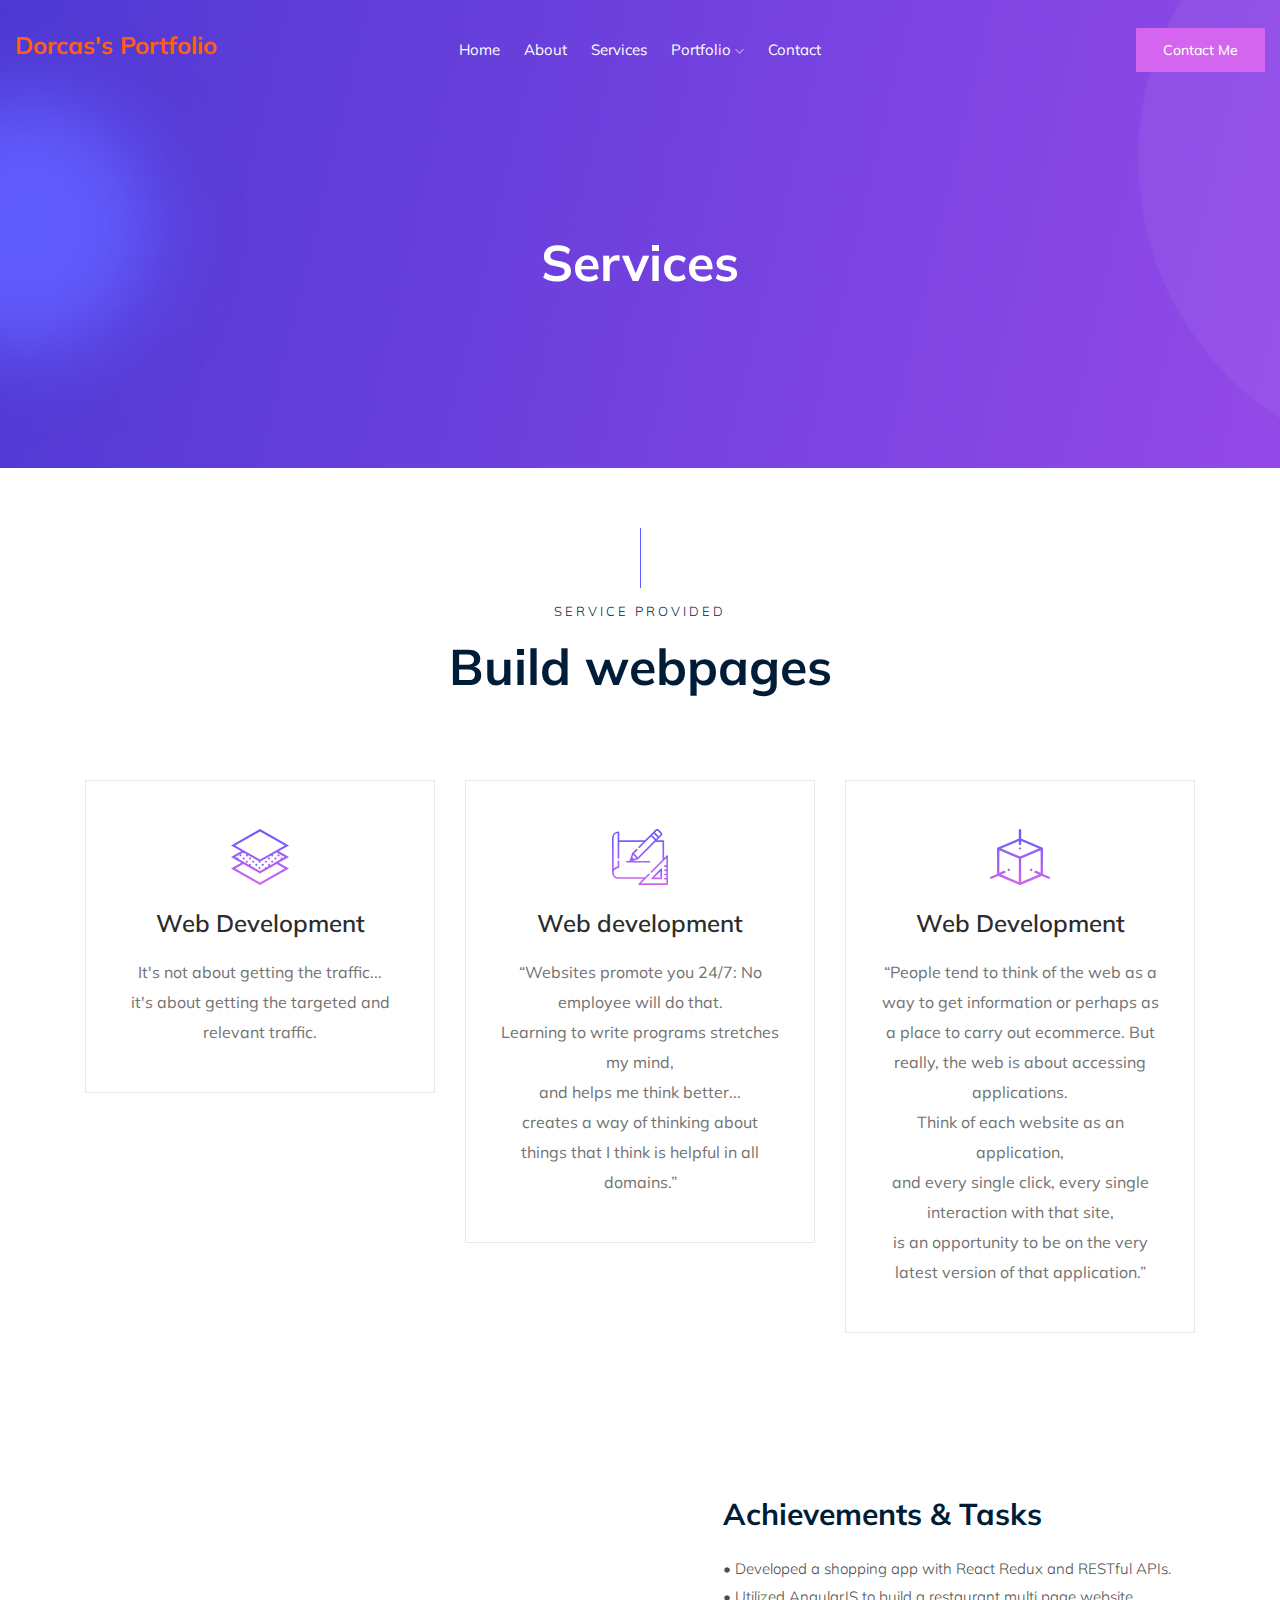
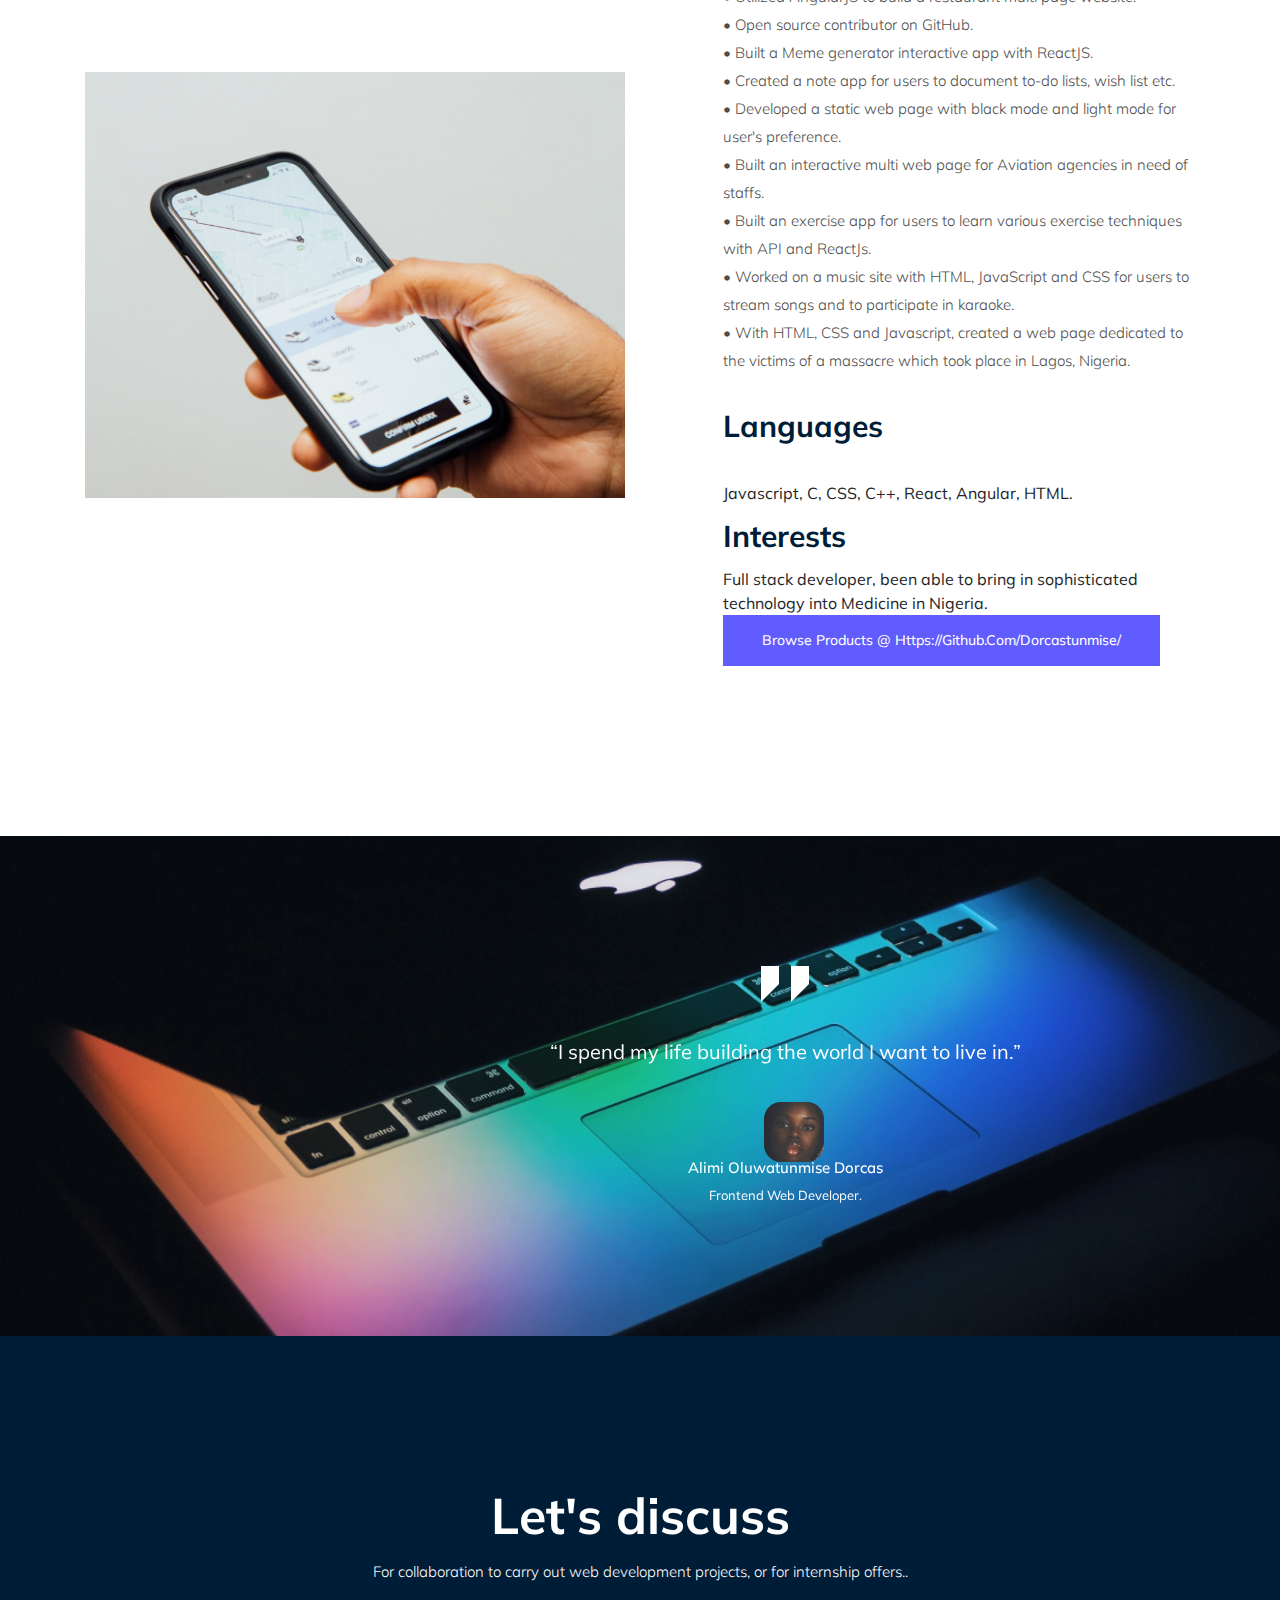
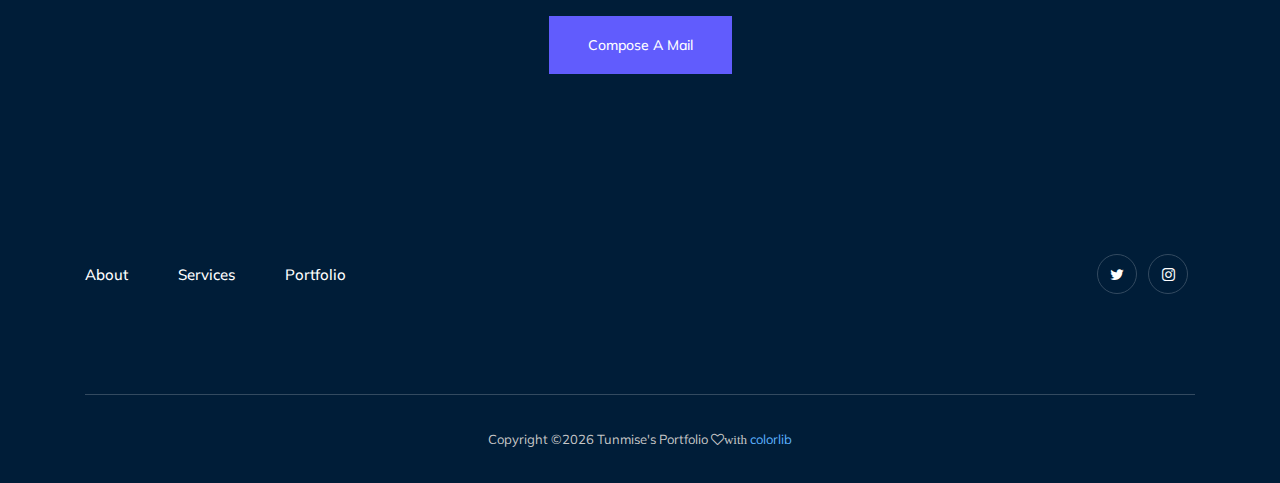
<file: services.html>
<!doctype html>
<html class="no-js" lang="zxx">

<head>
    <meta charset="utf-8">
    <meta http-equiv="x-ua-compatible" content="ie=edge">
    <title>Tunmise's Portfolio</title>
    <meta name="description" content="">
    <meta name="viewport" content="width=device-width, initial-scale=1">

    <!-- <link rel="manifest" href="site.webmanifest"> -->
    <!-- Place favicon.ico in the root directory -->

    <!-- CSS here -->
    <link rel="stylesheet" href="css/bootstrap.min.css">
    <link rel="stylesheet" href="css/owl.carousel.min.css">
    <link rel="stylesheet" href="css/magnific-popup.css">
    <link rel="stylesheet" href="css/font-awesome.min.css">
    <link rel="stylesheet" href="css/themify-icons.css">
    <link rel="stylesheet" href="css/nice-select.css">
    <link rel="stylesheet" href="css/flaticon.css">
    <link rel="stylesheet" href="css/gijgo.css">
    <link rel="stylesheet" href="css/animate.min.css">
    <link rel="stylesheet" href="css/slick.css">
    <link rel="stylesheet" href="css/slicknav.css">
    <link rel="stylesheet" href="css/style.css">
    <!-- <link rel="stylesheet" href="css/responsive.css"> -->
</head>

<body>
    <!--[if lte IE 9]>
            <p class="browserupgrade">You are using an <strong>outdated</strong> browser. Please <a href="https://browsehappy.com/">upgrade your browser</a> to improve your experience and security.</p>
        <![endif]-->

    <!-- header-start -->
    <header>
        <div class="header-area ">
            <div id="sticky-header" class="main-header-area">
                <div class="container-fluid">
                    <div class="row align-items-center">
                        <div class="col-xl-3 col-lg-2">
                            <div class="logo">
                                <a href="index.html">
                                      <!-- <img src="img/logo.png" alt=""> -->
                                      <h3><b>Dorcas's Portfolio</b></h3>
                                </a>
                            </div>
                        </div>
                        <div class="col-xl-6 col-lg-7">
                            <div class="main-menu  d-none d-lg-block">
                                <nav>
                                    <ul id="navigation">
                                        <li><a class="active" href="index.html"> home </a></li>
                                        <li><a href="about.html"> About </a></li>
                                        <li><a href="services.html"> Services </a></li>
                                        <!-- <li><a href="#">Research <i class="ti-angle-down"></i></a>
                                            <ul class="submenu">
                                                <li><a href="blog.html">Research</a></li> 
                                                <li><a href="research.html">Research Publication</a></li>
                                            </ul>
                                        </li> -->
                                        <li><a href="#">Portfolio <i class="ti-angle-down"></i></a>
                                            <ul class="submenu">
                                                <li><a href="portfolio.html">Portfolio Content</a></li>
                                                 <!-- <li><a href="elements.html">elements</a></li> -->
                                            </ul>
                                        </li>
                                        <li><a href="contact.html"> Contact </a></li>
                                    </ul> 
                                </nav>
                            </div>
                        </div>
                        <div class="col-xl-3 col-lg-3 d-none d-lg-block">
                            <div class="Appointment">
                                <div class="book_btn d-none d-lg-block">
                                    <a  href="#">Contact Me</a>
                                </div>
                            </div>
                        </div>
                        <div class="col-12">
                            <div class="mobile_menu d-block d-lg-none"></div>
                        </div>
                    </div>

                </div>
            </div>
        </div>
    </header>
    <!-- header-end -->

    <!-- bradcam_area  -->
    <div class="bradcam_area bradcam_bg_1">
        <div class="container">
            <div class="row">
                <div class="col-xl-12">
                    <div class="bradcam_text text-center">
                        <h3>Services</h3>
                    </div>
                </div>
            </div>
        </div>
    </div>
    <!-- /bradcam_area  -->
    <!-- service_area  -->
    <div class="service_area">
        <div class="container">
            <div class="row">
                <div class="col-xl-12">
                    <div class="section_title text-center mb-65">
                        <span>Service Provided</span>
                        <h3>Build webpages</h3>
                    </div>
                </div>
            </div>
            <div class="row">
                <div class="col-xl-4 col-md-4">
                    <div class="single_service text-center">
                        <div class="icon">
                            <img src="img/svg_icon/1.svg" alt="">
                        </div>
                        <h3>Web Development</h3>
                        <p>It's not about getting the traffic...<br>
                            it's about getting the targeted and relevant traffic.</p> </p>
                    </div>
                </div>
                <div class="col-xl-4 col-md-4">
                    <div class="single_service text-center">
                        <div class="icon">
                            <img src="img/svg_icon/2.svg" alt="">
                        </div>
                            <h3>Web development</h3>
                            <p> “Websites promote you 24/7: No employee will do that.<br>
                                Learning to write programs stretches my mind,<br>
                                and helps me think better... <br>
                                creates a way of thinking about things that I think is helpful in all domains.” </p>
                    </div>
                </div>
                <div class="col-xl-4 col-md-4">
                    <div class="single_service text-center">
                        <div class="icon">
                            <img src="img/svg_icon/3.svg" alt="">
                        </div>
                            <h3>Web Development</h3>
                        <p> “People tend to think of the web as a way to get information or perhaps as a place to carry out ecommerce.
                            But really, the web is about accessing applications.<br>
                            Think of each website as an application,<br>
                            and every single click, every single interaction with that site,<br>
                            is an opportunity to be on the very latest version of that application.”</p>
                    </div>
                </div>
            </div>
        </div>
    </div>
    <!--/ service_area  -->

    <div class="project_area">
        <div class="container">
            <div class="row align-items-center">
                <div class="col-xl-6">
                    <div class="projects_thumb">
                        <img src="img/about/projects.png" alt="">
                    </div>
                </div>
                <div class="col-xl-6">
                    <div class="projects_info">
                        <h3>Achievements & Tasks</h3>
                        <p>
                            • Developed a shopping app with React Redux and RESTful APIs.<br>
                            • Utilized AngularJS to build a restaurant multi page website.<br>
                            • Open source contributor on GitHub.<br>
                            • Built a Meme generator interactive app with ReactJS.<br>
                            • Created a note app for users to document to-do lists, wish list etc.<br>
                            • Developed a static web page with black mode and light mode for user's preference.<br>
                            • Built an interactive multi web page for Aviation agencies in need of staffs.<br>
                            • Built an exercise app for users to learn various exercise techniques with API and ReactJs.<br>
                            • Worked on a music site with HTML, JavaScript and CSS for users to stream songs and to participate in karaoke.<br>
                            • With HTML, CSS and Javascript, created a web page dedicated to the victims of a massacre which took place in Lagos, Nigeria.<br>
                              <h3>Languages</h3><br>
                              Javascript, C, CSS, C++, React, Angular, HTML.<br>
                              <h3>Interests</h3>
                              Full stack developer, been able to bring in sophisticated technology into Medicine in Nigeria.<br>
                              
                            <a href="https://github.com/dorcastunmise" class="boxed-btn3">Browse Products @ https://github.com/Dorcastunmise/ </a>
                        </p>
                    </div>
                </div>
            </div>
        </div>
    </div>

    <!-- testimonial_area  -->
    <div class="testimonial_area ">
        <div class="container">
            <div class="row">
                <div class="col-xl-12">
                    <div class="testmonial_active owl-carousel">
                        <div class="single_carousel">
                                <div class="single_testmonial text-center">
                                        <div class="quote">
                                            <img src="img/testmonial/quote.svg" alt="">
                                        </div>
                                        <p>“I spend my life building the world I want to live in.” </p>
                                        <div class="testmonial_author">
                                            <div class="thumb">
                                                    <img src="img/testmonial/thumb.png" style="width: 60px; border-radius: 17px;" alt="">
                                            </div>
                                            <h3>Alimi Oluwatunmise Dorcas</h3>
                                            <span>Frontend Web Developer.</span>
                                        </div>
                                    </div>
                        </div>
                        <div class="single_carousel">
                                <div class="single_testmonial text-center">
                                        <div class="quote">
                                            <img src="img/testmonial/quote.svg" alt="">
                                        </div>
                                        <p>In physiology, as in all other sciences, no discovery is useless, <br>
                                            no curiosity misplaced or too ambitious, and we may be certain that<br> 
                                            every advance achieved in the quest of pure knowledge will sooner or later play its part in the service of man. </p>
                                        <div class="testmonial_author">
                                            <!-- <div class="thumb">
                                                    <img src="img/testmonial/thumb.png" style="width: 60px; border-radius: 17px;" alt="">
                                            </div> -->
                                            <h3>Alimi Oluwatunmise Dorcas</h3>
                                            <span>Medical Physiologist</span>
                                        </div>
                                    </div>
                        </div>
                        <div class="single_carousel">
                                <div class="single_testmonial text-center">
                                        <div class="quote">
                                            <img src="img/testmonial/quote.svg" alt="">
                                        </div>
                                        <p> Somewhere, something incredible is waiting to be known. I want to search it out!</p>
                                        <div class="testmonial_author">
                                            <!-- <div class="thumb">
                                                    <img src="img/testmonial/thumb.png" style="width: 60px; border-radius: 17px;" alt="">
                                            </div> -->
                                            <h3>Alimi Oluwatunmise Dorcas</h3>
                                            <span>Medical Researcher</span>
                                        </div>
                                </div>
                        </div>
                    </div>
                </div>
            </div>
        </div>
    </div>
    <!-- /testimonial_area  -->  
    
    <div class="discuss_projects">
        <div class="container">
            <div class="row">
                <div class="col-xl-12">
                    <div class="project_text text-center">
                        <h3>Let's discuss</h3>
                        <p>For collaboration to carry out web development projects, or for internship offers.. <p>
                        <a class="boxed-btn3" href="https://mail.google.com/mail/u/0/#sent?compose=new">
                            Compose a mail </b>
                        </a>
                    </div>
                </div>
            </div>
        </div>
    </div>

    <!-- footer start -->
    <footer class="footer">
        <div class="footer_top">
            <div class="container">
                <div class="row align-items-center">
                    <div class="col-xl-6 col-md-6">
                        <div class="menu_links">
                            <ul>
                                <li><a href="#">About</a></li>
                                <li><a href="#">Services</a></li>
                                <li><a href="#">Portfolio</a></li>
                            </ul>
                        </div>
                    </div>
                    <div class="col-xl-6 col-md-6">
                        <div class="socail_links">
                            <ul>
                               <!-- <li><a href="#"> <i class="fa fa-facebook"></i> </a></li> -->
                               <li><a href="https://twitter.com/dorcas_tunmise"> <i class="fa fa-twitter"></i> </a></li>
                               <li><a href="https://instagram.com/dorcas_tunmise"> <i class="fa fa-instagram"></i> </a></li>
                               <!-- <li><a href="#"> <i class="fa fa-google-plus"></i> </a></li> -->
                            </ul>
                        </div>
                    </div>
                </div>
            </div>
        </div>
        <div class="copy-right_text">
            <div class="container">
                <div class="footer_border"></div>
                <div class="row">
                    <div class="col-xl-12">
                        <p class="copy_right text-center">
                            <!-- Link back to Colorlib can't be removed. Template is licensed under CC BY 3.0. -->
                            Copyright &copy;<script>document.write(new Date().getFullYear());</script> Tunmise's Portfolio <i class="fa fa-heart-o" aria-hidden="true">with</i>  <a href="https://colorlib.com" target="_blank">colorlib</a>
                            <!-- Link back to Colorlib can't be removed. Template is licensed under CC BY 3.0. -->
                        </p>
                    </div>
                </div>
            </div>
        </div>
    </footer>
    <!--/ footer end  -->

    <!-- JS here -->
    <script src="js/vendor/modernizr-3.5.0.min.js"></script>
    <script src="js/vendor/jquery-1.12.4.min.js"></script>
    <script src="js/popper.min.js"></script>
    <script src="js/bootstrap.min.js"></script>
    <script src="js/owl.carousel.min.js"></script>
    <script src="js/isotope.pkgd.min.js"></script>
    <script src="js/ajax-form.js"></script>
    <script src="js/waypoints.min.js"></script>
    <script src="js/jquery.counterup.min.js"></script>
    <script src="js/imagesloaded.pkgd.min.js"></script>
    <script src="js/scrollIt.js"></script>
    <script src="js/jquery.scrollUp.min.js"></script>
    <script src="js/wow.min.js"></script>
    <script src="js/nice-select.min.js"></script>
    <script src="js/jquery.slicknav.min.js"></script>
    <script src="js/jquery.magnific-popup.min.js"></script>
    <script src="js/plugins.js"></script>
    <script src="js/gijgo.min.js"></script>

    <!--contact js-->
    <script src="js/contact.js"></script>
    <script src="js/jquery.ajaxchimp.min.js"></script>
    <script src="js/jquery.form.js"></script>
    <script src="js/jquery.validate.min.js"></script>
    <script src="js/mail-script.js"></script>

    <script src="js/main.js"></script>
</body>

</html>
</file>
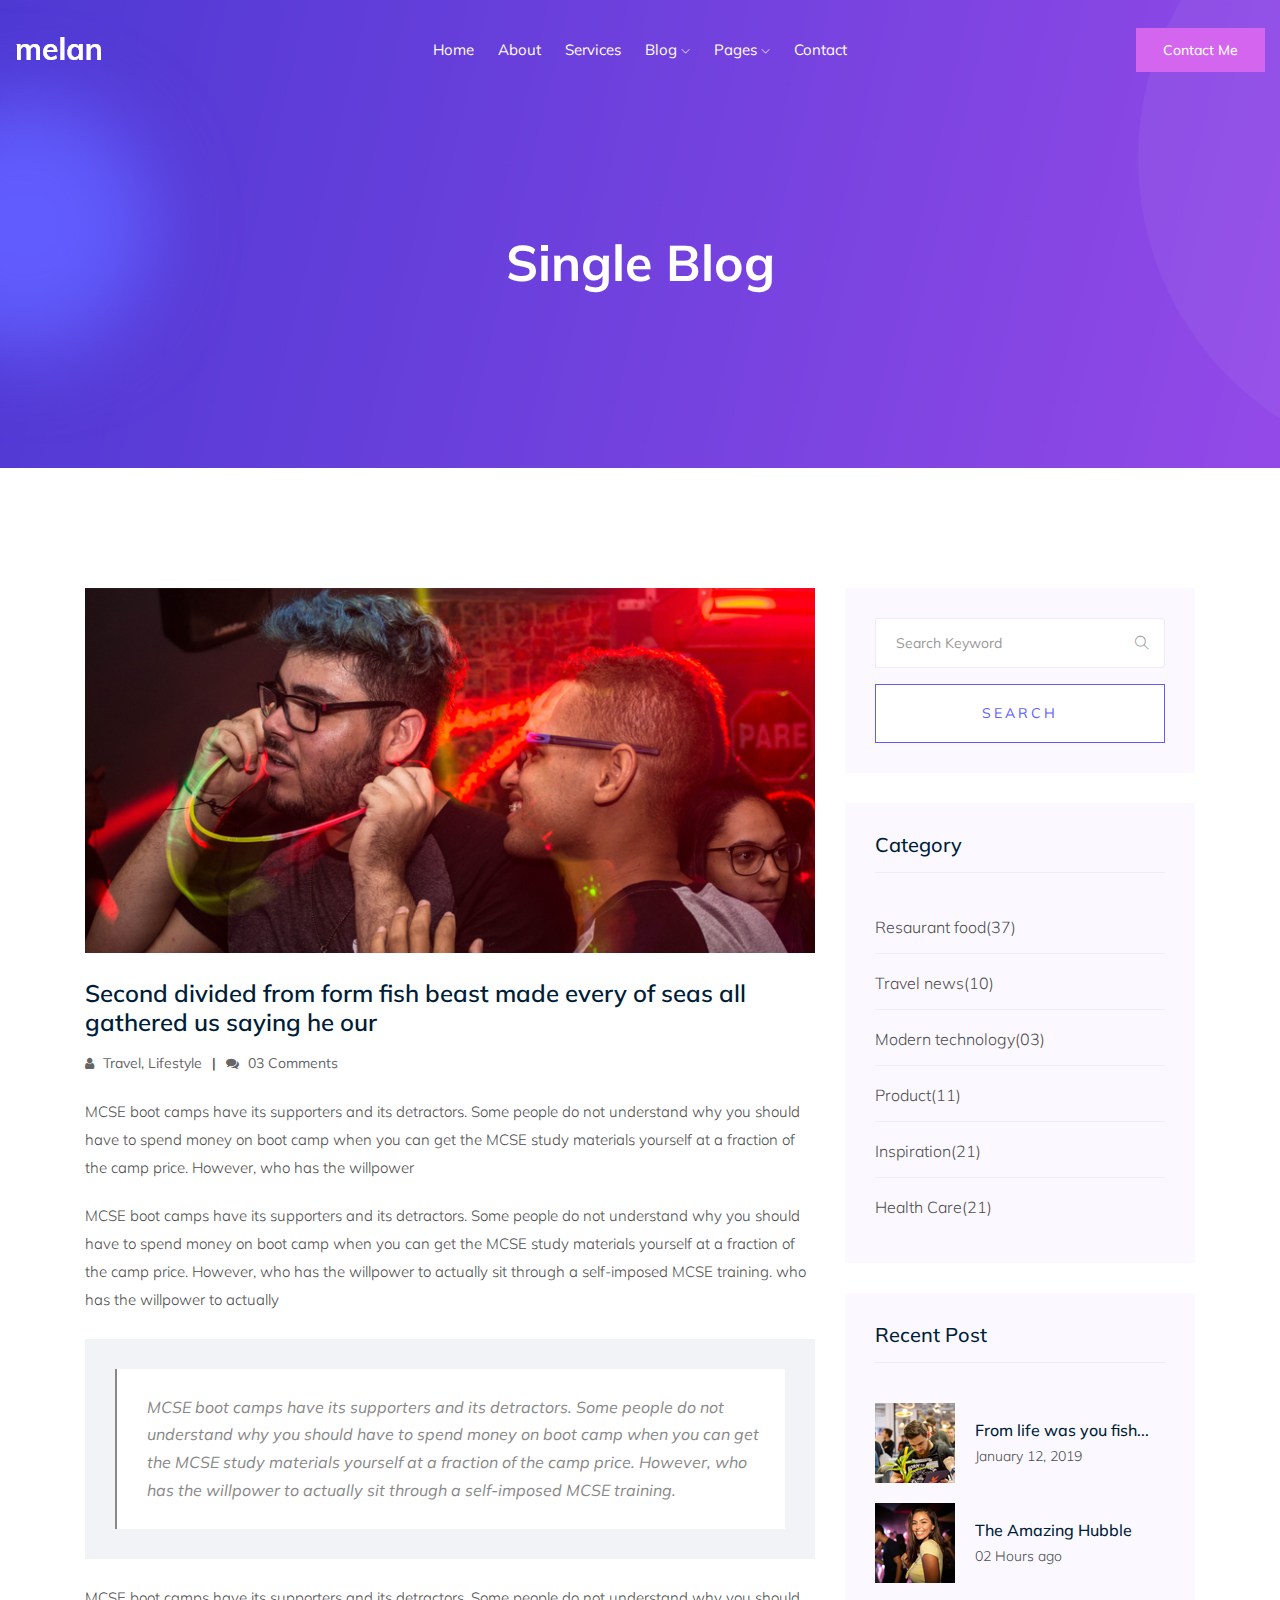
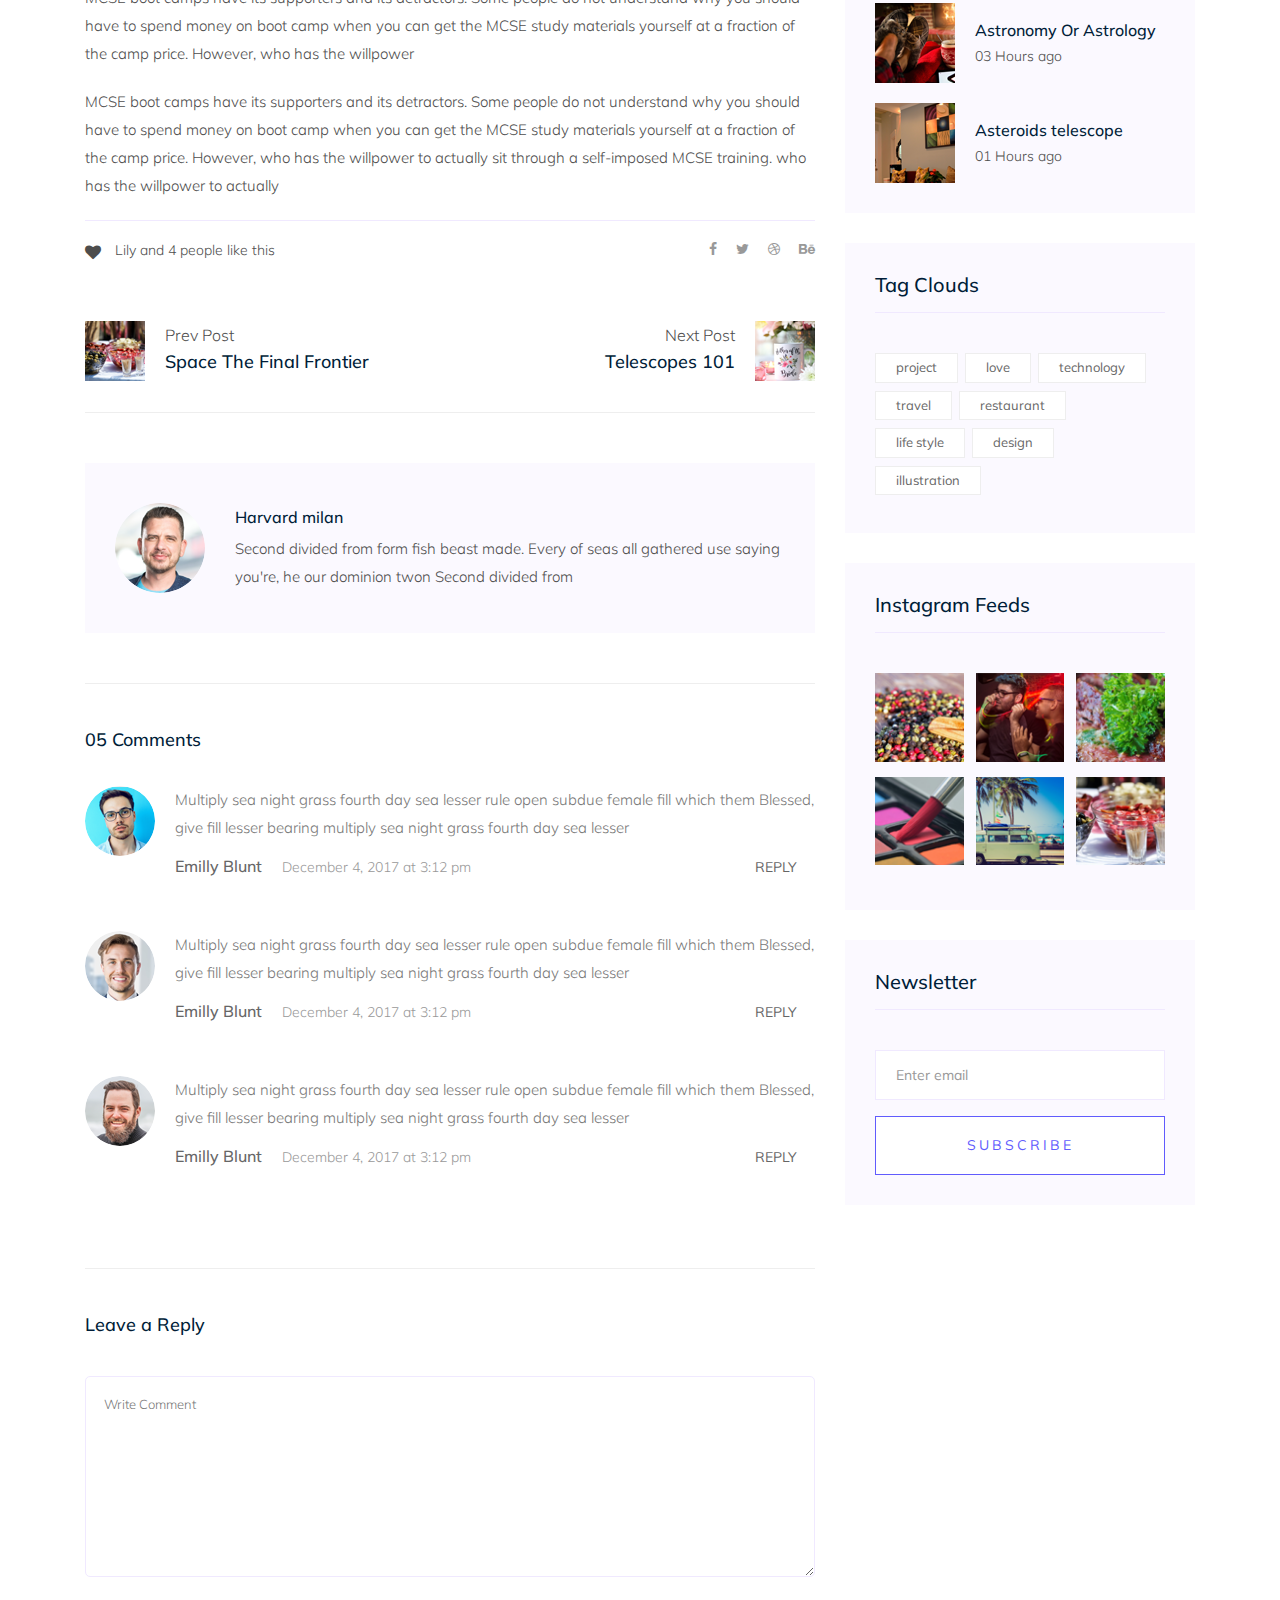
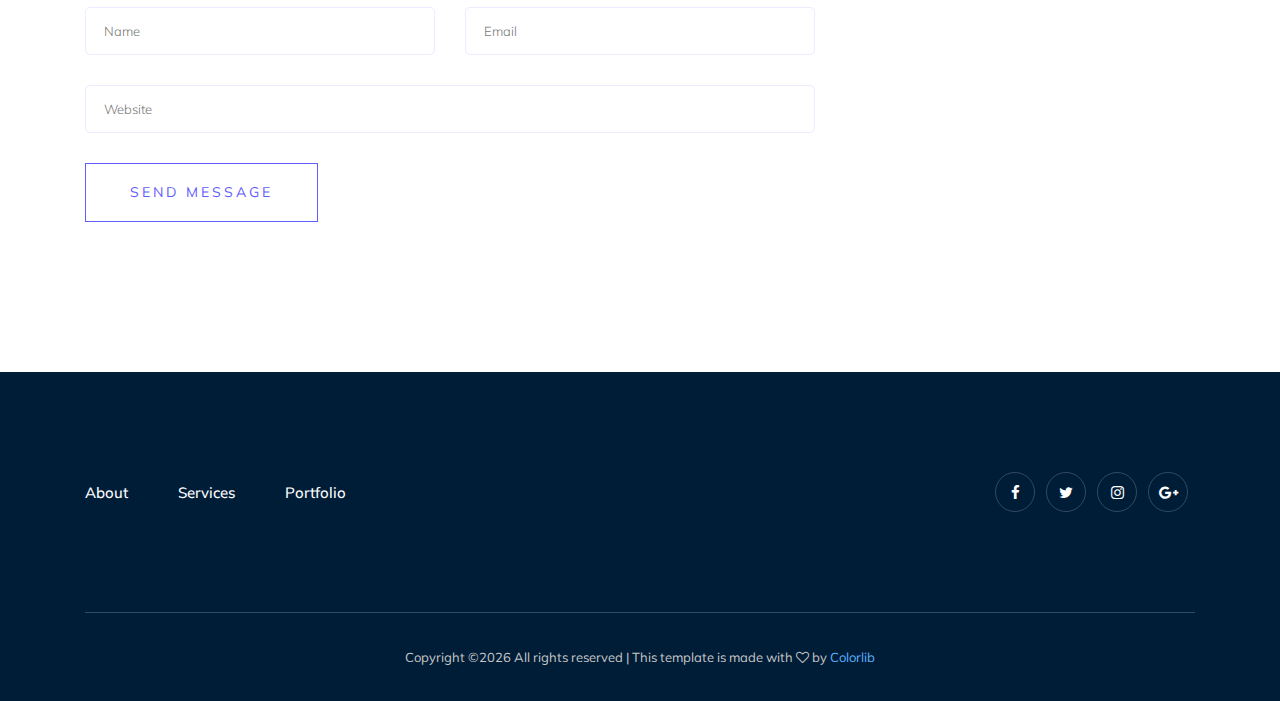
<file: single-blog.html>
<!doctype html>
<html class="no-js" lang="zxx">

<head>
   <meta charset="utf-8">
   <meta http-equiv="x-ua-compatible" content="ie=edge">
   <title>Tunmise's Portfolio</title>
   <meta name="description" content="">
   <meta name="viewport" content="width=device-width, initial-scale=1">

   <!-- <link rel="manifest" href="site.webmanifest"> -->
   <!-- Place favicon.ico in the root directory -->

   <!-- CSS here -->
   <link rel="stylesheet" href="css/bootstrap.min.css">
   <link rel="stylesheet" href="css/owl.carousel.min.css">
   <link rel="stylesheet" href="css/magnific-popup.css">
   <link rel="stylesheet" href="css/font-awesome.min.css">
   <link rel="stylesheet" href="css/themify-icons.css">
   <link rel="stylesheet" href="css/nice-select.css">
   <link rel="stylesheet" href="css/flaticon.css">
   <link rel="stylesheet" href="css/gijgo.css">
   <link rel="stylesheet" href="css/animate.min.css">
   <link rel="stylesheet" href="css/slicknav.css">
   <link rel="stylesheet" href="css/style.css">
   <!-- <link rel="stylesheet" href="css/responsive.css"> -->
</head>

<body>
   <!--[if lte IE 9]>
            <p class="browserupgrade">You are using an <strong>outdated</strong> browser. Please <a href="https://browsehappy.com/">upgrade your browser</a> to improve your experience and security.</p>
        <![endif]-->
    <!-- header-start -->
    <header>
         <div class="header-area ">
             <div id="sticky-header" class="main-header-area">
                 <div class="container-fluid">
                     <div class="row align-items-center">
                         <div class="col-xl-3 col-lg-2">
                             <div class="logo">
                                 <a href="index.html">
                                     <img src="img/logo.png" alt="">
                                 </a>
                             </div>
                         </div>
                         <div class="col-xl-6 col-lg-7">
                             <div class="main-menu  d-none d-lg-block">
                                 <nav>
                                     <ul id="navigation">
                                         <li><a class="active" href="index.html">home</a></li>
                                         <li><a href="about.html">About</a></li>
                                         <li><a href="services.html">Services</a></li>
                                         <li><a href="#">blog <i class="ti-angle-down"></i></a>
                                             <ul class="submenu">
                                                 <li><a href="blog.html">blog</a></li>
                                                 <li><a href="single-blog.html">single-blog</a></li>
                                             </ul>
                                         </li>
                                         <li><a href="#">pages <i class="ti-angle-down"></i></a>
                                             <ul class="submenu">
                                                  <li><a href="elements.html">elements</a></li>
                                             </ul>
                                         </li>
                                         <li><a href="contact.html">Contact</a></li>
                                     </ul>
                                 </nav>
                             </div>
                         </div>
                         <div class="col-xl-3 col-lg-3 d-none d-lg-block">
                             <div class="Appointment">
                                 <div class="book_btn d-none d-lg-block">
                                     <a  href="#">Contact Me</a>
                                 </div>
                             </div>
                         </div>
                         <div class="col-12">
                             <div class="mobile_menu d-block d-lg-none"></div>
                         </div>
                     </div>
 
                 </div>
             </div>
         </div>
     </header>
     <!-- header-end -->
 
     <!-- bradcam_area  -->
     <div class="bradcam_area bradcam_bg_1">
         <div class="container">
             <div class="row">
                 <div class="col-xl-12">
                     <div class="bradcam_text text-center">
                         <h3>Single Blog</h3>
                     </div>
                 </div>
             </div>
         </div>
     </div>
     <!-- /bradcam_area  -->

   <!--================Blog Area =================-->
   <section class="blog_area single-post-area section-padding">
      <div class="container">
         <div class="row">
            <div class="col-lg-8 posts-list">
               <div class="single-post">
                  <div class="feature-img">
                     <img class="img-fluid" src="img/blog/single_blog_1.png" alt="">
                  </div>
                  <div class="blog_details">
                     <h2>Second divided from form fish beast made every of seas
                        all gathered us saying he our
                     </h2>
                     <ul class="blog-info-link mt-3 mb-4">
                        <li><a href="#"><i class="fa fa-user"></i> Travel, Lifestyle</a></li>
                        <li><a href="#"><i class="fa fa-comments"></i> 03 Comments</a></li>
                     </ul>
                     <p class="excert">
                        MCSE boot camps have its supporters and its detractors. Some people do not understand why you
                        should have to spend money on boot camp when you can get the MCSE study materials yourself at a
                        fraction of the camp price. However, who has the willpower
                     </p>
                     <p>
                        MCSE boot camps have its supporters and its detractors. Some people do not understand why you
                        should have to spend money on boot camp when you can get the MCSE study materials yourself at a
                        fraction of the camp price. However, who has the willpower to actually sit through a
                        self-imposed MCSE training. who has the willpower to actually
                     </p>
                     <div class="quote-wrapper">
                        <div class="quotes">
                           MCSE boot camps have its supporters and its detractors. Some people do not understand why you
                           should have to spend money on boot camp when you can get the MCSE study materials yourself at
                           a fraction of the camp price. However, who has the willpower to actually sit through a
                           self-imposed MCSE training.
                        </div>
                     </div>
                     <p>
                        MCSE boot camps have its supporters and its detractors. Some people do not understand why you
                        should have to spend money on boot camp when you can get the MCSE study materials yourself at a
                        fraction of the camp price. However, who has the willpower
                     </p>
                     <p>
                        MCSE boot camps have its supporters and its detractors. Some people do not understand why you
                        should have to spend money on boot camp when you can get the MCSE study materials yourself at a
                        fraction of the camp price. However, who has the willpower to actually sit through a
                        self-imposed MCSE training. who has the willpower to actually
                     </p>
                  </div>
               </div>
               <div class="navigation-top">
                  <div class="d-sm-flex justify-content-between text-center">
                     <p class="like-info"><span class="align-middle"><i class="fa fa-heart"></i></span> Lily and 4
                        people like this</p>
                     <div class="col-sm-4 text-center my-2 my-sm-0">
                        <!-- <p class="comment-count"><span class="align-middle"><i class="fa fa-comment"></i></span> 06 Comments</p> -->
                     </div>
                     <ul class="social-icons">
                        <li><a href="#"><i class="fa fa-facebook-f"></i></a></li>
                        <li><a href="#"><i class="fa fa-twitter"></i></a></li>
                        <li><a href="#"><i class="fa fa-dribbble"></i></a></li>
                        <li><a href="#"><i class="fa fa-behance"></i></a></li>
                     </ul>
                  </div>
                  <div class="navigation-area">
                     <div class="row">
                        <div
                           class="col-lg-6 col-md-6 col-12 nav-left flex-row d-flex justify-content-start align-items-center">
                           <div class="thumb">
                              <a href="#">
                                 <img class="img-fluid" src="img/post/preview.png" alt="">
                              </a>
                           </div>
                           <div class="arrow">
                              <a href="#">
                                 <span class="lnr text-white ti-arrow-left"></span>
                              </a>
                           </div>
                           <div class="detials">
                              <p>Prev Post</p>
                              <a href="#">
                                 <h4>Space The Final Frontier</h4>
                              </a>
                           </div>
                        </div>
                        <div
                           class="col-lg-6 col-md-6 col-12 nav-right flex-row d-flex justify-content-end align-items-center">
                           <div class="detials">
                              <p>Next Post</p>
                              <a href="#">
                                 <h4>Telescopes 101</h4>
                              </a>
                           </div>
                           <div class="arrow">
                              <a href="#">
                                 <span class="lnr text-white ti-arrow-right"></span>
                              </a>
                           </div>
                           <div class="thumb">
                              <a href="#">
                                 <img class="img-fluid" src="img/post/next.png" alt="">
                              </a>
                           </div>
                        </div>
                     </div>
                  </div>
               </div>
               <div class="blog-author">
                  <div class="media align-items-center">
                     <img src="img/blog/author.png" alt="">
                     <div class="media-body">
                        <a href="#">
                           <h4>Harvard milan</h4>
                        </a>
                        <p>Second divided from form fish beast made. Every of seas all gathered use saying you're, he
                           our dominion twon Second divided from</p>
                     </div>
                  </div>
               </div>
               <div class="comments-area">
                  <h4>05 Comments</h4>
                  <div class="comment-list">
                     <div class="single-comment justify-content-between d-flex">
                        <div class="user justify-content-between d-flex">
                           <div class="thumb">
                              <img src="img/comment/comment_1.png" alt="">
                           </div>
                           <div class="desc">
                              <p class="comment">
                                 Multiply sea night grass fourth day sea lesser rule open subdue female fill which them
                                 Blessed, give fill lesser bearing multiply sea night grass fourth day sea lesser
                              </p>
                              <div class="d-flex justify-content-between">
                                 <div class="d-flex align-items-center">
                                    <h5>
                                       <a href="#">Emilly Blunt</a>
                                    </h5>
                                    <p class="date">December 4, 2017 at 3:12 pm </p>
                                 </div>
                                 <div class="reply-btn">
                                    <a href="#" class="btn-reply text-uppercase">reply</a>
                                 </div>
                              </div>
                           </div>
                        </div>
                     </div>
                  </div>
                  <div class="comment-list">
                     <div class="single-comment justify-content-between d-flex">
                        <div class="user justify-content-between d-flex">
                           <div class="thumb">
                              <img src="img/comment/comment_2.png" alt="">
                           </div>
                           <div class="desc">
                              <p class="comment">
                                 Multiply sea night grass fourth day sea lesser rule open subdue female fill which them
                                 Blessed, give fill lesser bearing multiply sea night grass fourth day sea lesser
                              </p>
                              <div class="d-flex justify-content-between">
                                 <div class="d-flex align-items-center">
                                    <h5>
                                       <a href="#">Emilly Blunt</a>
                                    </h5>
                                    <p class="date">December 4, 2017 at 3:12 pm </p>
                                 </div>
                                 <div class="reply-btn">
                                    <a href="#" class="btn-reply text-uppercase">reply</a>
                                 </div>
                              </div>
                           </div>
                        </div>
                     </div>
                  </div>
                  <div class="comment-list">
                     <div class="single-comment justify-content-between d-flex">
                        <div class="user justify-content-between d-flex">
                           <div class="thumb">
                              <img src="img/comment/comment_3.png" alt="">
                           </div>
                           <div class="desc">
                              <p class="comment">
                                 Multiply sea night grass fourth day sea lesser rule open subdue female fill which them
                                 Blessed, give fill lesser bearing multiply sea night grass fourth day sea lesser
                              </p>
                              <div class="d-flex justify-content-between">
                                 <div class="d-flex align-items-center">
                                    <h5>
                                       <a href="#">Emilly Blunt</a>
                                    </h5>
                                    <p class="date">December 4, 2017 at 3:12 pm </p>
                                 </div>
                                 <div class="reply-btn">
                                    <a href="#" class="btn-reply text-uppercase">reply</a>
                                 </div>
                              </div>
                           </div>
                        </div>
                     </div>
                  </div>
               </div>
               <div class="comment-form">
                  <h4>Leave a Reply</h4>
                  <form class="form-contact comment_form" action="#" id="commentForm">
                     <div class="row">
                        <div class="col-12">
                           <div class="form-group">
                              <textarea class="form-control w-100" name="comment" id="comment" cols="30" rows="9"
                                 placeholder="Write Comment"></textarea>
                           </div>
                        </div>
                        <div class="col-sm-6">
                           <div class="form-group">
                              <input class="form-control" name="name" id="name" type="text" placeholder="Name">
                           </div>
                        </div>
                        <div class="col-sm-6">
                           <div class="form-group">
                              <input class="form-control" name="email" id="email" type="email" placeholder="Email">
                           </div>
                        </div>
                        <div class="col-12">
                           <div class="form-group">
                              <input class="form-control" name="website" id="website" type="text" placeholder="Website">
                           </div>
                        </div>
                     </div>
                     <div class="form-group">
                        <button type="submit" class="button button-contactForm btn_1 boxed-btn">Send Message</button>
                     </div>
                  </form>
               </div>
            </div>
            <div class="col-lg-4">
               <div class="blog_right_sidebar">
                  <aside class="single_sidebar_widget search_widget">
                     <form action="#">
                        <div class="form-group">
                           <div class="input-group mb-3">
                              <input type="text" class="form-control" placeholder='Search Keyword'
                                 onfocus="this.placeholder = ''" onblur="this.placeholder = 'Search Keyword'">
                              <div class="input-group-append">
                                 <button class="btn" type="button"><i class="ti-search"></i></button>
                              </div>
                           </div>
                        </div>
                        <button class="button rounded-0 primary-bg text-white w-100 btn_1 boxed-btn"
                           type="submit">Search</button>
                     </form>
                  </aside>
                  <aside class="single_sidebar_widget post_category_widget">
                     <h4 class="widget_title">Category</h4>
                     <ul class="list cat-list">
                        <li>
                           <a href="#" class="d-flex">
                              <p>Resaurant food</p>
                              <p>(37)</p>
                           </a>
                        </li>
                        <li>
                           <a href="#" class="d-flex">
                              <p>Travel news</p>
                              <p>(10)</p>
                           </a>
                        </li>
                        <li>
                           <a href="#" class="d-flex">
                              <p>Modern technology</p>
                              <p>(03)</p>
                           </a>
                        </li>
                        <li>
                           <a href="#" class="d-flex">
                              <p>Product</p>
                              <p>(11)</p>
                           </a>
                        </li>
                        <li>
                           <a href="#" class="d-flex">
                              <p>Inspiration</p>
                              <p>(21)</p>
                           </a>
                        </li>
                        <li>
                           <a href="#" class="d-flex">
                              <p>Health Care</p>
                              <p>(21)</p>
                           </a>
                        </li>
                     </ul>
                  </aside>
                  <aside class="single_sidebar_widget popular_post_widget">
                     <h3 class="widget_title">Recent Post</h3>
                     <div class="media post_item">
                        <img src="img/post/post_1.png" alt="post">
                        <div class="media-body">
                           <a href="single-blog.html">
                              <h3>From life was you fish...</h3>
                           </a>
                           <p>January 12, 2019</p>
                        </div>
                     </div>
                     <div class="media post_item">
                        <img src="img/post/post_2.png" alt="post">
                        <div class="media-body">
                           <a href="single-blog.html">
                              <h3>The Amazing Hubble</h3>
                           </a>
                           <p>02 Hours ago</p>
                        </div>
                     </div>
                     <div class="media post_item">
                        <img src="img/post/post_3.png" alt="post">
                        <div class="media-body">
                           <a href="single-blog.html">
                              <h3>Astronomy Or Astrology</h3>
                           </a>
                           <p>03 Hours ago</p>
                        </div>
                     </div>
                     <div class="media post_item">
                        <img src="img/post/post_4.png" alt="post">
                        <div class="media-body">
                           <a href="single-blog.html">
                              <h3>Asteroids telescope</h3>
                           </a>
                           <p>01 Hours ago</p>
                        </div>
                     </div>
                  </aside>
                  <aside class="single_sidebar_widget tag_cloud_widget">
                     <h4 class="widget_title">Tag Clouds</h4>
                     <ul class="list">
                        <li>
                           <a href="#">project</a>
                        </li>
                        <li>
                           <a href="#">love</a>
                        </li>
                        <li>
                           <a href="#">technology</a>
                        </li>
                        <li>
                           <a href="#">travel</a>
                        </li>
                        <li>
                           <a href="#">restaurant</a>
                        </li>
                        <li>
                           <a href="#">life style</a>
                        </li>
                        <li>
                           <a href="#">design</a>
                        </li>
                        <li>
                           <a href="#">illustration</a>
                        </li>
                     </ul>
                  </aside>
                  <aside class="single_sidebar_widget instagram_feeds">
                     <h4 class="widget_title">Instagram Feeds</h4>
                     <ul class="instagram_row flex-wrap">
                        <li>
                           <a href="#">
                              <img class="img-fluid" src="img/post/post_5.png" alt="">
                           </a>
                        </li>
                        <li>
                           <a href="#">
                              <img class="img-fluid" src="img/post/post_6.png" alt="">
                           </a>
                        </li>
                        <li>
                           <a href="#">
                              <img class="img-fluid" src="img/post/post_7.png" alt="">
                           </a>
                        </li>
                        <li>
                           <a href="#">
                              <img class="img-fluid" src="img/post/post_8.png" alt="">
                           </a>
                        </li>
                        <li>
                           <a href="#">
                              <img class="img-fluid" src="img/post/post_9.png" alt="">
                           </a>
                        </li>
                        <li>
                           <a href="#">
                              <img class="img-fluid" src="img/post/post_10.png" alt="">
                           </a>
                        </li>
                     </ul>
                  </aside>
                  <aside class="single_sidebar_widget newsletter_widget">
                     <h4 class="widget_title">Newsletter</h4>
                     <form action="#">
                        <div class="form-group">
                           <input type="email" class="form-control" onfocus="this.placeholder = ''"
                              onblur="this.placeholder = 'Enter email'" placeholder='Enter email' required>
                        </div>
                        <button class="button rounded-0 primary-bg text-white w-100 btn_1 boxed-btn"
                           type="submit">Subscribe</button>
                     </form>
                  </aside>
               </div>
            </div>
         </div>
      </div>
   </section>
   <!--================ Blog Area end =================-->

 
     <!-- footer start -->
     <footer class="footer">
         <div class="footer_top">
             <div class="container">
                 <div class="row align-items-center">
                     <div class="col-xl-6 col-md-6">
                         <div class="menu_links">
                             <ul>
                                 <li><a href="#">About</a></li>
                                 <li><a href="#">Services</a></li>
                                 <li><a href="#">Portfolio</a></li>
                             </ul>
                         </div>
                     </div>
                     <div class="col-xl-6 col-md-6">
                         <div class="socail_links">
                             <ul>
                                 <li><a href="#"> <i class="fa fa-facebook"></i> </a></li>
                                 <li><a href="#"> <i class="fa fa-twitter"></i> </a></li>
                                 <li><a href="#"> <i class="fa fa-instagram"></i> </a></li>
                                 <li><a href="#"> <i class="fa fa-google-plus"></i> </a></li>
                             </ul>
                         </div>
                     </div>
                 </div>
             </div>
         </div>
         <div class="copy-right_text">
             <div class="container">
                 <div class="footer_border"></div>
                 <div class="row">
                     <div class="col-xl-12">
                         <p class="copy_right text-center">
                             <!-- Link back to Colorlib can't be removed. Template is licensed under CC BY 3.0. -->
Copyright &copy;<script>document.write(new Date().getFullYear());</script> All rights reserved | This template is made with <i class="fa fa-heart-o" aria-hidden="true"></i> by <a href="https://colorlib.com" target="_blank">Colorlib</a>
<!-- Link back to Colorlib can't be removed. Template is licensed under CC BY 3.0. -->
                         </p>
                     </div>
                 </div>
             </div>
         </div>
     </footer>
     <!--/ footer end  -->


   <!-- JS here -->
   <script src="js/vendor/modernizr-3.5.0.min.js"></script>
   <script src="js/vendor/jquery-1.12.4.min.js"></script>
   <script src="js/popper.min.js"></script>
   <script src="js/bootstrap.min.js"></script>
   <script src="js/owl.carousel.min.js"></script>
   <script src="js/isotope.pkgd.min.js"></script>
   <script src="js/ajax-form.js"></script>
   <script src="js/waypoints.min.js"></script>
   <script src="js/jquery.counterup.min.js"></script>
   <script src="js/imagesloaded.pkgd.min.js"></script>
   <script src="js/scrollIt.js"></script>
   <script src="js/jquery.scrollUp.min.js"></script>
   <script src="js/wow.min.js"></script>
   <script src="js/nice-select.min.js"></script>
   <script src="js/jquery.slicknav.min.js"></script>
   <script src="js/jquery.magnific-popup.min.js"></script>
   <script src="js/plugins.js"></script>
   <script src="js/gijgo.min.js"></script>

   <!--contact js-->
   <script src="js/contact.js"></script>
   <script src="js/jquery.ajaxchimp.min.js"></script>
   <script src="js/jquery.form.js"></script>
   <script src="js/jquery.validate.min.js"></script>
   <script src="js/mail-script.js"></script>

   <script src="js/main.js"></script>
</body>

</html>
</file>
<file: css/themify-icons.css>
@font-face {
	font-family: 'themify';
	src:url('../fonts/themify.eot?-fvbane');
	src:url('../fonts/themify.eot?#iefix-fvbane') format('embedded-opentype'),
		url('../fonts/themify.woff?-fvbane') format('woff'),
		url('../fonts/themify.ttf?-fvbane') format('truetype'),
		url('../fonts/themify.svg?-fvbane#themify') format('svg');
	font-weight: normal;
	font-style: normal;
}

[class^="ti-"], [class*=" ti-"] {
	font-family: 'themify';
	/* speak: none; */
	font-style: normal;
	font-weight: normal;
	font-variant: normal;
	text-transform: none;
	line-height: 1;

	/* Better Font Rendering =========== */
	-webkit-font-smoothing: antialiased;
	-moz-osx-font-smoothing: grayscale;
}

.ti-wand:before {
	content: "\e600";
}
.ti-volume:before {
	content: "\e601";
}
.ti-user:before {
	content: "\e602";
}
.ti-unlock:before {
	content: "\e603";
}
.ti-unlink:before {
	content: "\e604";
}
.ti-trash:before {
	content: "\e605";
}
.ti-thought:before {
	content: "\e606";
}
.ti-target:before {
	content: "\e607";
}
.ti-tag:before {
	content: "\e608";
}
.ti-tablet:before {
	content: "\e609";
}
.ti-star:before {
	content: "\e60a";
}
.ti-spray:before {
	content: "\e60b";
}
.ti-signal:before {
	content: "\e60c";
}
.ti-shopping-cart:before {
	content: "\e60d";
}
.ti-shopping-cart-full:before {
	content: "\e60e";
}
.ti-settings:before {
	content: "\e60f";
}
.ti-search:before {
	content: "\e610";
}
.ti-zoom-in:before {
	content: "\e611";
}
.ti-zoom-out:before {
	content: "\e612";
}
.ti-cut:before {
	content: "\e613";
}
.ti-ruler:before {
	content: "\e614";
}
.ti-ruler-pencil:before {
	content: "\e615";
}
.ti-ruler-alt:before {
	content: "\e616";
}
.ti-bookmark:before {
	content: "\e617";
}
.ti-bookmark-alt:before {
	content: "\e618";
}
.ti-reload:before {
	content: "\e619";
}
.ti-plus:before {
	content: "\e61a";
}
.ti-pin:before {
	content: "\e61b";
}
.ti-pencil:before {
	content: "\e61c";
}
.ti-pencil-alt:before {
	content: "\e61d";
}
.ti-paint-roller:before {
	content: "\e61e";
}
.ti-paint-bucket:before {
	content: "\e61f";
}
.ti-na:before {
	content: "\e620";
}
.ti-mobile:before {
	content: "\e621";
}
.ti-minus:before {
	content: "\e622";
}
.ti-medall:before {
	content: "\e623";
}
.ti-medall-alt:before {
	content: "\e624";
}
.ti-marker:before {
	content: "\e625";
}
.ti-marker-alt:before {
	content: "\e626";
}
.ti-arrow-up:before {
	content: "\e627";
}
.ti-arrow-right:before {
	content: "\e628";
}
.ti-arrow-left:before {
	content: "\e629";
}
.ti-arrow-down:before {
	content: "\e62a";
}
.ti-lock:before {
	content: "\e62b";
}
.ti-location-arrow:before {
	content: "\e62c";
}
.ti-link:before {
	content: "\e62d";
}
.ti-layout:before {
	content: "\e62e";
}
.ti-layers:before {
	content: "\e62f";
}
.ti-layers-alt:before {
	content: "\e630";
}
.ti-key:before {
	content: "\e631";
}
.ti-import:before {
	content: "\e632";
}
.ti-image:before {
	content: "\e633";
}
.ti-heart:before {
	content: "\e634";
}
.ti-heart-broken:before {
	content: "\e635";
}
.ti-hand-stop:before {
	content: "\e636";
}
.ti-hand-open:before {
	content: "\e637";
}
.ti-hand-drag:before {
	content: "\e638";
}
.ti-folder:before {
	content: "\e639";
}
.ti-flag:before {
	content: "\e63a";
}
.ti-flag-alt:before {
	content: "\e63b";
}
.ti-flag-alt-2:before {
	content: "\e63c";
}
.ti-eye:before {
	content: "\e63d";
}
.ti-export:before {
	content: "\e63e";
}
.ti-exchange-vertical:before {
	content: "\e63f";
}
.ti-desktop:before {
	content: "\e640";
}
.ti-cup:before {
	content: "\e641";
}
.ti-crown:before {
	content: "\e642";
}
.ti-comments:before {
	content: "\e643";
}
.ti-comment:before {
	content: "\e644";
}
.ti-comment-alt:before {
	content: "\e645";
}
.ti-close:before {
	content: "\e646";
}
.ti-clip:before {
	content: "\e647";
}
.ti-angle-up:before {
	content: "\e648";
}
.ti-angle-right:before {
	content: "\e649";
}
.ti-angle-left:before {
	content: "\e64a";
}
.ti-angle-down:before {
	content: "\e64b";
}
.ti-check:before {
	content: "\e64c";
}
.ti-check-box:before {
	content: "\e64d";
}
.ti-camera:before {
	content: "\e64e";
}
.ti-announcement:before {
	content: "\e64f";
}
.ti-brush:before {
	content: "\e650";
}
.ti-briefcase:before {
	content: "\e651";
}
.ti-bolt:before {
	content: "\e652";
}
.ti-bolt-alt:before {
	content: "\e653";
}
.ti-blackboard:before {
	content: "\e654";
}
.ti-bag:before {
	content: "\e655";
}
.ti-move:before {
	content: "\e656";
}
.ti-arrows-vertical:before {
	content: "\e657";
}
.ti-arrows-horizontal:before {
	content: "\e658";
}
.ti-fullscreen:before {
	content: "\e659";
}
.ti-arrow-top-right:before {
	content: "\e65a";
}
.ti-arrow-top-left:before {
	content: "\e65b";
}
.ti-arrow-circle-up:before {
	content: "\e65c";
}
.ti-arrow-circle-right:before {
	content: "\e65d";
}
.ti-arrow-circle-left:before {
	content: "\e65e";
}
.ti-arrow-circle-down:before {
	content: "\e65f";
}
.ti-angle-double-up:before {
	content: "\e660";
}
.ti-angle-double-right:before {
	content: "\e661";
}
.ti-angle-double-left:before {
	content: "\e662";
}
.ti-angle-double-down:before {
	content: "\e663";
}
.ti-zip:before {
	content: "\e664";
}
.ti-world:before {
	content: "\e665";
}
.ti-wheelchair:before {
	content: "\e666";
}
.ti-view-list:before {
	content: "\e667";
}
.ti-view-list-alt:before {
	content: "\e668";
}
.ti-view-grid:before {
	content: "\e669";
}
.ti-uppercase:before {
	content: "\e66a";
}
.ti-upload:before {
	content: "\e66b";
}
.ti-underline:before {
	content: "\e66c";
}
.ti-truck:before {
	content: "\e66d";
}
.ti-timer:before {
	content: "\e66e";
}
.ti-ticket:before {
	content: "\e66f";
}
.ti-thumb-up:before {
	content: "\e670";
}
.ti-thumb-down:before {
	content: "\e671";
}
.ti-text:before {
	content: "\e672";
}
.ti-stats-up:before {
	content: "\e673";
}
.ti-stats-down:before {
	content: "\e674";
}
.ti-split-v:before {
	content: "\e675";
}
.ti-split-h:before {
	content: "\e676";
}
.ti-smallcap:before {
	content: "\e677";
}
.ti-shine:before {
	content: "\e678";
}
.ti-shift-right:before {
	content: "\e679";
}
.ti-shift-left:before {
	content: "\e67a";
}
.ti-shield:before {
	content: "\e67b";
}
.ti-notepad:before {
	content: "\e67c";
}
.ti-server:before {
	content: "\e67d";
}
.ti-quote-right:before {
	content: "\e67e";
}
.ti-quote-left:before {
	content: "\e67f";
}
.ti-pulse:before {
	content: "\e680";
}
.ti-printer:before {
	content: "\e681";
}
.ti-power-off:before {
	content: "\e682";
}
.ti-plug:before {
	content: "\e683";
}
.ti-pie-chart:before {
	content: "\e684";
}
.ti-paragraph:before {
	content: "\e685";
}
.ti-panel:before {
	content: "\e686";
}
.ti-package:before {
	content: "\e687";
}
.ti-music:before {
	content: "\e688";
}
.ti-music-alt:before {
	content: "\e689";
}
.ti-mouse:before {
	content: "\e68a";
}
.ti-mouse-alt:before {
	content: "\e68b";
}
.ti-money:before {
	content: "\e68c";
}
.ti-microphone:before {
	content: "\e68d";
}
.ti-menu:before {
	content: "\e68e";
}
.ti-menu-alt:before {
	content: "\e68f";
}
.ti-map:before {
	content: "\e690";
}
.ti-map-alt:before {
	content: "\e691";
}
.ti-loop:before {
	content: "\e692";
}
.ti-location-pin:before {
	content: "\e693";
}
.ti-list:before {
	content: "\e694";
}
.ti-light-bulb:before {
	content: "\e695";
}
.ti-Italic:before {
	content: "\e696";
}
.ti-info:before {
	content: "\e697";
}
.ti-infinite:before {
	content: "\e698";
}
.ti-id-badge:before {
	content: "\e699";
}
.ti-hummer:before {
	content: "\e69a";
}
.ti-home:before {
	content: "\e69b";
}
.ti-help:before {
	content: "\e69c";
}
.ti-headphone:before {
	content: "\e69d";
}
.ti-harddrives:before {
	content: "\e69e";
}
.ti-harddrive:before {
	content: "\e69f";
}
.ti-gift:before {
	content: "\e6a0";
}
.ti-game:before {
	content: "\e6a1";
}
.ti-filter:before {
	content: "\e6a2";
}
.ti-files:before {
	content: "\e6a3";
}
.ti-file:before {
	content: "\e6a4";
}
.ti-eraser:before {
	content: "\e6a5";
}
.ti-envelope:before {
	content: "\e6a6";
}
.ti-download:before {
	content: "\e6a7";
}
.ti-direction:before {
	content: "\e6a8";
}
.ti-direction-alt:before {
	content: "\e6a9";
}
.ti-dashboard:before {
	content: "\e6aa";
}
.ti-control-stop:before {
	content: "\e6ab";
}
.ti-control-shuffle:before {
	content: "\e6ac";
}
.ti-control-play:before {
	content: "\e6ad";
}
.ti-control-pause:before {
	content: "\e6ae";
}
.ti-control-forward:before {
	content: "\e6af";
}
.ti-control-backward:before {
	content: "\e6b0";
}
.ti-cloud:before {
	content: "\e6b1";
}
.ti-cloud-up:before {
	content: "\e6b2";
}
.ti-cloud-down:before {
	content: "\e6b3";
}
.ti-clipboard:before {
	content: "\e6b4";
}
.ti-car:before {
	content: "\e6b5";
}
.ti-calendar:before {
	content: "\e6b6";
}
.ti-book:before {
	content: "\e6b7";
}
.ti-bell:before {
	content: "\e6b8";
}
.ti-basketball:before {
	content: "\e6b9";
}
.ti-bar-chart:before {
	content: "\e6ba";
}
.ti-bar-chart-alt:before {
	content: "\e6bb";
}
.ti-back-right:before {
	content: "\e6bc";
}
.ti-back-left:before {
	content: "\e6bd";
}
.ti-arrows-corner:before {
	content: "\e6be";
}
.ti-archive:before {
	content: "\e6bf";
}
.ti-anchor:before {
	content: "\e6c0";
}
.ti-align-right:before {
	content: "\e6c1";
}
.ti-align-left:before {
	content: "\e6c2";
}
.ti-align-justify:before {
	content: "\e6c3";
}
.ti-align-center:before {
	content: "\e6c4";
}
.ti-alert:before {
	content: "\e6c5";
}
.ti-alarm-clock:before {
	content: "\e6c6";
}
.ti-agenda:before {
	content: "\e6c7";
}
.ti-write:before {
	content: "\e6c8";
}
.ti-window:before {
	content: "\e6c9";
}
.ti-widgetized:before {
	content: "\e6ca";
}
.ti-widget:before {
	content: "\e6cb";
}
.ti-widget-alt:before {
	content: "\e6cc";
}
.ti-wallet:before {
	content: "\e6cd";
}
.ti-video-clapper:before {
	content: "\e6ce";
}
.ti-video-camera:before {
	content: "\e6cf";
}
.ti-vector:before {
	content: "\e6d0";
}
.ti-themify-logo:before {
	content: "\e6d1";
}
.ti-themify-favicon:before {
	content: "\e6d2";
}
.ti-themify-favicon-alt:before {
	content: "\e6d3";
}
.ti-support:before {
	content: "\e6d4";
}
.ti-stamp:before {
	content: "\e6d5";
}
.ti-split-v-alt:before {
	content: "\e6d6";
}
.ti-slice:before {
	content: "\e6d7";
}
.ti-shortcode:before {
	content: "\e6d8";
}
.ti-shift-right-alt:before {
	content: "\e6d9";
}
.ti-shift-left-alt:before {
	content: "\e6da";
}
.ti-ruler-alt-2:before {
	content: "\e6db";
}
.ti-receipt:before {
	content: "\e6dc";
}
.ti-pin2:before {
	content: "\e6dd";
}
.ti-pin-alt:before {
	content: "\e6de";
}
.ti-pencil-alt2:before {
	content: "\e6df";
}
.ti-palette:before {
	content: "\e6e0";
}
.ti-more:before {
	content: "\e6e1";
}
.ti-more-alt:before {
	content: "\e6e2";
}
.ti-microphone-alt:before {
	content: "\e6e3";
}
.ti-magnet:before {
	content: "\e6e4";
}
.ti-line-double:before {
	content: "\e6e5";
}
.ti-line-dotted:before {
	content: "\e6e6";
}
.ti-line-dashed:before {
	content: "\e6e7";
}
.ti-layout-width-full:before {
	content: "\e6e8";
}
.ti-layout-width-default:before {
	content: "\e6e9";
}
.ti-layout-width-default-alt:before {
	content: "\e6ea";
}
.ti-layout-tab:before {
	content: "\e6eb";
}
.ti-layout-tab-window:before {
	content: "\e6ec";
}
.ti-layout-tab-v:before {
	content: "\e6ed";
}
.ti-layout-tab-min:before {
	content: "\e6ee";
}
.ti-layout-slider:before {
	content: "\e6ef";
}
.ti-layout-slider-alt:before {
	content: "\e6f0";
}
.ti-layout-sidebar-right:before {
	content: "\e6f1";
}
.ti-layout-sidebar-none:before {
	content: "\e6f2";
}
.ti-layout-sidebar-left:before {
	content: "\e6f3";
}
.ti-layout-placeholder:before {
	content: "\e6f4";
}
.ti-layout-menu:before {
	content: "\e6f5";
}
.ti-layout-menu-v:before {
	content: "\e6f6";
}
.ti-layout-menu-separated:before {
	content: "\e6f7";
}
.ti-layout-menu-full:before {
	content: "\e6f8";
}
.ti-layout-media-right-alt:before {
	content: "\e6f9";
}
.ti-layout-media-right:before {
	content: "\e6fa";
}
.ti-layout-media-overlay:before {
	content: "\e6fb";
}
.ti-layout-media-overlay-alt:before {
	content: "\e6fc";
}
.ti-layout-media-overlay-alt-2:before {
	content: "\e6fd";
}
.ti-layout-media-left-alt:before {
	content: "\e6fe";
}
.ti-layout-media-left:before {
	content: "\e6ff";
}
.ti-layout-media-center-alt:before {
	content: "\e700";
}
.ti-layout-media-center:before {
	content: "\e701";
}
.ti-layout-list-thumb:before {
	content: "\e702";
}
.ti-layout-list-thumb-alt:before {
	content: "\e703";
}
.ti-layout-list-post:before {
	content: "\e704";
}
.ti-layout-list-large-image:before {
	content: "\e705";
}
.ti-layout-line-solid:before {
	content: "\e706";
}
.ti-layout-grid4:before {
	content: "\e707";
}
.ti-layout-grid3:before {
	content: "\e708";
}
.ti-layout-grid2:before {
	content: "\e709";
}
.ti-layout-grid2-thumb:before {
	content: "\e70a";
}
.ti-layout-cta-right:before {
	content: "\e70b";
}
.ti-layout-cta-left:before {
	content: "\e70c";
}
.ti-layout-cta-center:before {
	content: "\e70d";
}
.ti-layout-cta-btn-right:before {
	content: "\e70e";
}
.ti-layout-cta-btn-left:before {
	content: "\e70f";
}
.ti-layout-column4:before {
	content: "\e710";
}
.ti-layout-column3:before {
	content: "\e711";
}
.ti-layout-column2:before {
	content: "\e712";
}
.ti-layout-accordion-separated:before {
	content: "\e713";
}
.ti-layout-accordion-merged:before {
	content: "\e714";
}
.ti-layout-accordion-list:before {
	content: "\e715";
}
.ti-ink-pen:before {
	content: "\e716";
}
.ti-info-alt:before {
	content: "\e717";
}
.ti-help-alt:before {
	content: "\e718";
}
.ti-headphone-alt:before {
	content: "\e719";
}
.ti-hand-point-up:before {
	content: "\e71a";
}
.ti-hand-point-right:before {
	content: "\e71b";
}
.ti-hand-point-left:before {
	content: "\e71c";
}
.ti-hand-point-down:before {
	content: "\e71d";
}
.ti-gallery:before {
	content: "\e71e";
}
.ti-face-smile:before {
	content: "\e71f";
}
.ti-face-sad:before {
	content: "\e720";
}
.ti-credit-card:before {
	content: "\e721";
}
.ti-control-skip-forward:before {
	content: "\e722";
}
.ti-control-skip-backward:before {
	content: "\e723";
}
.ti-control-record:before {
	content: "\e724";
}
.ti-control-eject:before {
	content: "\e725";
}
.ti-comments-smiley:before {
	content: "\e726";
}
.ti-brush-alt:before {
	content: "\e727";
}
.ti-youtube:before {
	content: "\e728";
}
.ti-vimeo:before {
	content: "\e729";
}
.ti-twitter:before {
	content: "\e72a";
}
.ti-time:before {
	content: "\e72b";
}
.ti-tumblr:before {
	content: "\e72c";
}
.ti-skype:before {
	content: "\e72d";
}
.ti-share:before {
	content: "\e72e";
}
.ti-share-alt:before {
	content: "\e72f";
}
.ti-rocket:before {
	content: "\e730";
}
.ti-pinterest:before {
	content: "\e731";
}
.ti-new-window:before {
	content: "\e732";
}
.ti-microsoft:before {
	content: "\e733";
}
.ti-list-ol:before {
	content: "\e734";
}
.ti-linkedin:before {
	content: "\e735";
}
.ti-layout-sidebar-2:before {
	content: "\e736";
}
.ti-layout-grid4-alt:before {
	content: "\e737";
}
.ti-layout-grid3-alt:before {
	content: "\e738";
}
.ti-layout-grid2-alt:before {
	content: "\e739";
}
.ti-layout-column4-alt:before {
	content: "\e73a";
}
.ti-layout-column3-alt:before {
	content: "\e73b";
}
.ti-layout-column2-alt:before {
	content: "\e73c";
}
.ti-instagram:before {
	content: "\e73d";
}
.ti-google:before {
	content: "\e73e";
}
.ti-github:before {
	content: "\e73f";
}
.ti-flickr:before {
	content: "\e740";
}
.ti-facebook:before {
	content: "\e741";
}
.ti-dropbox:before {
	content: "\e742";
}
.ti-dribbble:before {
	content: "\e743";
}
.ti-apple:before {
	content: "\e744";
}
.ti-android:before {
	content: "\e745";
}
.ti-save:before {
	content: "\e746";
}
.ti-save-alt:before {
	content: "\e747";
}
.ti-yahoo:before {
	content: "\e748";
}
.ti-wordpress:before {
	content: "\e749";
}
.ti-vimeo-alt:before {
	content: "\e74a";
}
.ti-twitter-alt:before {
	content: "\e74b";
}
.ti-tumblr-alt:before {
	content: "\e74c";
}
.ti-trello:before {
	content: "\e74d";
}
.ti-stack-overflow:before {
	content: "\e74e";
}
.ti-soundcloud:before {
	content: "\e74f";
}
.ti-sharethis:before {
	content: "\e750";
}
.ti-sharethis-alt:before {
	content: "\e751";
}
.ti-reddit:before {
	content: "\e752";
}
.ti-pinterest-alt:before {
	content: "\e753";
}
.ti-microsoft-alt:before {
	content: "\e754";
}
.ti-linux:before {
	content: "\e755";
}
.ti-jsfiddle:before {
	content: "\e756";
}
.ti-joomla:before {
	content: "\e757";
}
.ti-html5:before {
	content: "\e758";
}
.ti-flickr-alt:before {
	content: "\e759";
}
.ti-email:before {
	content: "\e75a";
}
.ti-drupal:before {
	content: "\e75b";
}
.ti-dropbox-alt:before {
	content: "\e75c";
}
.ti-css3:before {
	content: "\e75d";
}
.ti-rss:before {
	content: "\e75e";
}
.ti-rss-alt:before {
	content: "\e75f";
}
</file>
<file: css/nice-select.css>
.nice-select {
  -webkit-tap-highlight-color: transparent;
  background-color: #fff;
  border-radius: 5px;
  border: solid 1px #e8e8e8;
  box-sizing: border-box;
  clear: both;
  cursor: pointer;
  display: block;
  float: left;
  font-family: inherit;
  font-size: 14px;
  font-weight: normal;
  height: 42px;
  line-height: 40px;
  outline: none;
  padding-left: 18px;
  padding-right: 30px;
  position: relative;
  text-align: left !important;
  -webkit-transition: all 0.2s ease-in-out;
  transition: all 0.2s ease-in-out;
  -webkit-user-select: none;
     -moz-user-select: none;
      -ms-user-select: none;
          user-select: none;
  white-space: nowrap;
  width: auto; }
  .nice-select:hover {
    border-color: #dbdbdb; }
  .nice-select:active, .nice-select.open, .nice-select:focus {
    border-color: #999; }


  .nice-select.disabled {
    border-color: #ededed;
    color: #999;
    pointer-events: none; }
    .nice-select.disabled:after {
      border-color: #cccccc; }
  .nice-select.wide {
    width: 100%; }
    .nice-select.wide .list {
      left: 0 !important;
      right: 0 !important; }
  .nice-select.right {
    float: right; }
    .nice-select.right .list {
      left: auto;
      right: 0; }
  .nice-select.small {
    font-size: 12px;
    height: 36px;
    line-height: 34px; }
    .nice-select.small:after {
      height: 4px;
      width: 4px; }
    .nice-select.small .option {
      line-height: 34px;
      min-height: 34px; }
  .nice-select .list {
    background-color: #fff;
    border-radius: 5px;
    box-shadow: 0 0 0 1px rgba(68, 68, 68, 0.11);
    box-sizing: border-box;
    margin-top: 4px;
    opacity: 0;
    overflow: hidden;
    padding: 0;
    pointer-events: none;
    position: absolute;
    top: 100%;
    left: 0;
    -webkit-transform-origin: 50% 0;
        -ms-transform-origin: 50% 0;
            transform-origin: 50% 0;
    -webkit-transform: scale(0.75) translateY(-21px);
        -ms-transform: scale(0.75) translateY(-21px);
            transform: scale(0.75) translateY(-21px);
    -webkit-transition: all 0.2s cubic-bezier(0.5, 0, 0, 1.25), opacity 0.15s ease-out;
    transition: all 0.2s cubic-bezier(0.5, 0, 0, 1.25), opacity 0.15s ease-out;
    z-index: 9; }
    .nice-select .list:hover .option:not(:hover) {
      background-color: transparent !important; }
  .nice-select .option {
    cursor: pointer;
    font-weight: 400;
    line-height: 40px;
    list-style: none;
    min-height: 40px;
    outline: none;
    padding-left: 18px;
    padding-right: 29px;
    text-align: left;
    -webkit-transition: all 0.2s;
    transition: all 0.2s; }
    .nice-select .option:hover, .nice-select .option.focus, .nice-select .option.selected.focus {
      background-color: #f6f6f6; }
    .nice-select .option.selected {
      font-weight: bold; }
    .nice-select .option.disabled {
      background-color: transparent;
      color: #999;
      cursor: default; }

.no-csspointerevents .nice-select .list {
  display: none; }

.no-csspointerevents .nice-select.open .list {
  display: block; }





  /* ,,,,,,,,,,,,,,,, */


  .nice-select:after {
    content: "\e64b";
    display: block;
    height: 5px;
    margin-top: -5px;
    pointer-events: none;
    position: absolute;
    right: 30px;
    top: 8px;
    transition: all 0.15s ease-in-out;
    width: 5px;
    font-family: 'themify';
    color: #ddd; }

    .nice-select.open:after {
 }
    .nice-select.open .list {
      opacity: 1;
      pointer-events: auto;
      -webkit-transform: scale(1) translateY(0);
          -ms-transform: scale(1) translateY(0);
              transform: scale(1) translateY(0); }
</file>
<file: css/flaticon.css>
/*
  	Flaticon icon font: Flaticon
  	Creation date: 07/09/2019 08:07
  	*/

	  @font-face {
		font-family: "Flaticon";
		src: url("../fonts/Flaticon.eot");
		src: url("../fonts/Flaticon.eot");
		src: url("../fonts/Flaticon.eot?#iefix") format("embedded-opentype"),
			 url("../fonts/Flaticon.woff2") format("woff2"),
			 url("../fonts/Flaticon.woff") format("woff"),
			 url("../fonts/Flaticon.ttf") format("truetype"),
			 url("../fonts/Flaticon.svg#Flaticon") format("svg");
		font-weight: normal;
		font-style: normal;
	  }
	  
	  @media screen and (-webkit-min-device-pixel-ratio:0) {
		@font-face {
		  font-family: "Flaticon";
		  src: url("./Flaticon.svg#Flaticon") format("svg");
		}
	  }
	  
	  [class^="flaticon-"]:before, [class*=" flaticon-"]:before,
	  [class^="flaticon-"]:after, [class*=" flaticon-"]:after {   
		font-family: Flaticon;
			  font-size: 20px;
	  font-style: normal;
	  margin-left: 20px;
	  }
	  
	.flaticon-legal-paper:before {
		content: "\e001";
	}
	.flaticon-case:before {
		content: "\e002";
	}
	.flaticon-survey:before {
		content: "\e003";
	}
	.flaticon-bar-chart:before {
		content: "\e004";
	}
	.flaticon-controls:before {
		content: "\e005";
	}
	.flaticon-puzzle:before {
		content: "\e006";
	}
	.flaticon-right:before {
		content: "\e007";
	}
</file>
<file: css/gijgo.css>
.gj-button {
    background-color: #f5f5f5;
    border: 1px solid #ddd;
    color: #000;
    border-radius: 3px;
    padding: 6px 10px;
    cursor: pointer;
}

.gj-unselectable {
    -webkit-touch-callout: none;
    -webkit-user-select: none;
    -khtml-user-select: none;
    -moz-user-select: none;
    -ms-user-select: none;
    user-select: none;
}

.gj-row {
    display: -webkit-box;
    display: -ms-flexbox;
    display: flex;
    -ms-flex-wrap: wrap;
    flex-wrap: wrap;
}

.gj-margin-left-5 {
    margin-left: 5px;
}

.gj-margin-left-10 {
    margin-left: 10px;
}

.gj-width-full {
    width: 100%;
}

.gj-cursor-pointer {
    cursor: pointer;
}

.gj-text-align-center {
    text-align: center;
}

.gj-font-size-16 {
    font-size: 16px;
}

.gj-hidden {
    display: none;
}

/** Material Design */
.gj-button-md {
    background: 0 0;
    border: none;
    border-radius: 2px;
    color: rgba(0, 0, 0, 0.87);
    position: relative;
    height: 36px;
    margin: 0;
    min-width: 64px;
    padding: 0 16px;
    display: inline-block;
    font-family: "Roboto","Helvetica","Arial",sans-serif;
    font-size: 1rem;
    font-weight: 500;
    text-transform: uppercase;
    letter-spacing: 0;
    overflow: hidden;
    will-change: box-shadow;
    transition: box-shadow .2s cubic-bezier(.4,0,1,1),background-color .2s cubic-bezier(.4,0,.2,1),color .2s cubic-bezier(.4,0,.2,1);
    outline: none;
    cursor: pointer;
    text-decoration: none;
    text-align: center;
    line-height: 36px;
    vertical-align: middle;
    overflow: hidden;
    -webkit-user-select: none;
    -moz-user-select: none;
    -ms-user-select: none;
    user-select: none;
}

.gj-button-md:hover {
    background-color: rgba(158,158,158,.2);
}

.gj-button-md:disabled {
    color: rgba(0,0,0,.26);
    background: 0 0;
}

.gj-button-md .material-icons,
.gj-button-md .gj-icon {
    vertical-align: middle;
    /*font-size: 1.3rem;
    margin-right: 4px;*/
}

.gj-button-md.gj-button-md-icon {
    width: 24px;
    height: 31px;
    min-width: 24px;
    padding: 0px;
    display: table;
}

.gj-button-md.gj-button-md-icon .material-icons,
.gj-button-md.gj-button-md-icon .gj-icon {
    display: table-cell;
    margin-right: 0px;
    width: 24px;
    height: 24px;
}

.gj-button-md.active {
    background-color: rgba(158,158,158,.4);
}

.gj-button-md-group {
    position: relative;
    display: inline-block;
    vertical-align: middle;
}

.gj-textbox-md {
    border: none;
    border-bottom: 1px solid rgba(0,0,0,.42);
    display: block;
    font-family: "Helvetica","Arial",sans-serif;
    font-size: 16px;
    line-height: 16px;
    padding: 4px 0px;
    margin: 0;
    width: 100%;
    background: 0 0;
    text-align: left;
    color: rgba(0,0,0,.87);
}

.gj-textbox-md:focus,
.gj-textbox-md:active {
    border-bottom: 2px solid rgba(0,0,0,.42);
    outline: none;
}

.gj-textbox-md::placeholder {
    color: #8e8e8e;
}

.gj-textbox-md:-ms-input-placeholder {
    color: #8e8e8e;
}

.gj-textbox-md::-ms-input-placeholder {
    color: #8e8e8e;
}

.gj-md-spacer-24 {
    min-width: 24px;
    width: 24px;
    display: inline-block;
}

.gj-md-spacer-32 {
    min-width: 32px;
    width: 32px;
    display: inline-block;
}

.gj-modal {
    position: fixed;
    top: 0;
    right: 0;
    bottom: 0;
    left: 0;
    z-index: 1203;
    display: none;
    overflow: hidden;
    -webkit-overflow-scrolling: touch;
    outline: 0;
    background-color: rgba(0, 0, 0, 0.54118);
    transition: 200ms ease opacity;
    will-change: opacity;
}

/* List */
ul.gj-list li [data-role="wrapper"] {
    display: table;
    width: 100%;
}

ul.gj-list li [data-role="checkbox"] {
    display: table-cell;
    vertical-align:middle;
    text-align:center;
}

ul.gj-list li [data-role="image"] {
    display: table-cell;
    vertical-align:middle;
    text-align:center;
}

ul.gj-list li [data-role="display"] {
    display: table-cell;
    vertical-align:middle;
    cursor: pointer;
}

ul.gj-list li [data-role="display"]:empty:before {
  content: "\200b"; /* unicode zero width space character */
}

/* List - Bootstrap */
ul.gj-list-bootstrap {
    padding-left: 0px;
    margin-bottom: 0px;
}

ul.gj-list-bootstrap li {
    padding: 0px;
}

ul.gj-list-bootstrap li [data-role="wrapper"] {
    padding: 0px 10px;
}

ul.gj-list-bootstrap li [data-role="checkbox"] {
    width: 24px;
    padding: 3px;
}

ul.gj-list-bootstrap li [data-role="image"] {
    width: 24px;
    height: 24px;
}

ul.gj-list-bootstrap li [data-role="display"] {
    padding: 8px 0px 8px 4px;
}

.list-group-item.active ul li, .list-group-item.active:focus ul li, .list-group-item.active:hover ul li {
    text-shadow: none;
    color:initial;
}

/* List - Material Design */
ul.gj-list-md {
    padding: 0px;
    list-style: none;
    list-style-type: none;
    line-height: 24px;
    letter-spacing: 0;
    color: #616161; /* Gray 700 */
}

ul.gj-list-md li {
    display: list-item;
    list-style-type: none;
    padding: 0px;
    min-height: unset;
    box-sizing: border-box;
    align-items: center;
    cursor: default;
    overflow: hidden;

    font-family: "Roboto","Helvetica","Arial",sans-serif;
    font-size: 16px;
    font-weight: 400;
    letter-spacing: .04em;
    line-height: 1;
    
    -webkit-flex-direction: row;
    -ms-flex-direction: row;
    flex-direction: row;
    -webkit-flex-wrap: nowrap;
    -ms-flex-wrap: nowrap;
    flex-wrap: nowrap;
}

ul.gj-list-md li [data-role="checkbox"] {
    height: 24px;
    width: 24px;
}

ul.gj-list-md li [data-role="image"] {
    height: 24px;
    width: 24px;
}

ul.gj-list-md li [data-role="display"] {
    padding: 8px 0px 8px 5px;
    order: 0;
    flex-grow: 2;
    text-decoration: none;
    box-sizing: border-box;
    align-items: center;
    text-align: left;
    color: rgba(0,0,0,.87);
}

ul.gj-list-md li.disabled>[data-role="wrapper"]>[data-role="display"] {
    color: #9E9E9E; /* Gray 500 */
}

.gj-list-md-active {
    background: #e0e0e0;
    color: #3f51b5;
}


/* Picker */
.gj-picker {
    position: absolute;
    z-index: 1203;
    background-color: #fff;
}

.gj-picker .selected {
    color: #fff;
}

/* Material Design */
.gj-picker-md {
    font-family: "Roboto","Helvetica","Arial",sans-serif;
    font-size: 16px;
    font-weight: 400;
    letter-spacing: .04em;
    line-height: 1;
    color: rgba(0,0,0,.87);
    border: 1px solid #E0E0E0;
}

.gj-modal .gj-picker-md {
    border: 0px;
}

.gj-picker-md [role="header"] {
    color: rgba(255, 255, 255, 0.54);
    display: flex;
    background: #2196f3;
    align-items: baseline;
    user-select: none;
    justify-content: center;
}

.gj-picker-md [role="footer"] {
    float: right;
    padding: 10px;
}

.gj-picker-md [role="footer"] button.gj-button-md {
    color: #2196f3;
    font-weight: bold;
    font-size: 13px;
}

/* Bootstrap */
.gj-picker-bootstrap {
    border-radius: 4px;
    border: 1px solid #E0E0E0;
}

.gj-picker-bootstrap .selected {
    color: #888;
}

.gj-picker-bootstrap [role="header"] {
    background: #eee;
    color: #AAA;
}
@font-face {
    font-family: 'gijgo-material';
    src: url('../fonts/gijgo-material.eot?235541');
    src: url('../fonts/gijgo-material.eot?235541#iefix') format('embedded-opentype'), url('../fonts/gijgo-material.ttf?235541') format('truetype'), url('../fonts/gijgo-material.woff?235541') format('woff'), url('../fonts/gijgo-material.svg?235541#gijgo-material') format('svg');
    font-weight: normal;
    font-style: normal;
}

.gj-icon {
    /* use !important to prevent issues with browser extensions that change fonts */
    font-family: 'gijgo-material' !important;
    font-size: 24px;
    speak: none;
    font-style: normal;
    font-weight: normal;
    font-variant: normal;
    text-transform: none;
    line-height: 1;
    /* Enable Ligatures ================ */
    letter-spacing: 0;
    -webkit-font-feature-settings: "liga";
    -moz-font-feature-settings: "liga=1";
    -moz-font-feature-settings: "liga";
    -ms-font-feature-settings: "liga" 1;
    font-feature-settings: "liga";
    -webkit-font-variant-ligatures: discretionary-ligatures;
    font-variant-ligatures: discretionary-ligatures;
    /* Better Font Rendering =========== */
    -webkit-font-smoothing: antialiased;
    -moz-osx-font-smoothing: grayscale;
}

.gj-icon.undo:before {
    content: "\e900";
}

.gj-icon.vertical-align-top:before {
    content: "\e901";
}

.gj-icon.vertical-align-center:before {
    content: "\e902";
}

.gj-icon.vertical-align-bottom:before {
    content: "\e903";
}

.gj-icon.arrow-dropup:before {
    content: "\e904";
}

.gj-icon.clock:before {
    content: "\e905";
}

.gj-icon.refresh:before {
    content: "\e906";
}

.gj-icon.last-page:before {
    content: "\e907";
}

.gj-icon.first-page:before {
    content: "\e908";
}

.gj-icon.cancel:before {
    content: "\e909";
}

.gj-icon.clear:before {
    content: "\e90a";
}

.gj-icon.check-circle:before {
    content: "\e90b";
}

.gj-icon.delete:before {
    content: "\e90c";
}

.gj-icon.arrow-upward:before {
    content: "\e90d";
}

.gj-icon.arrow-forward:before {
    content: "\e90e";
}

.gj-icon.arrow-downward:before {
    content: "\e90f";
}

.gj-icon.arrow-back:before {
    content: "\e910";
}

.gj-icon.list-numbered:before {
    content: "\e911";
}

.gj-icon.list-bulleted:before {
    content: "\e912";
}

.gj-icon.indent-increase:before {
    content: "\e913";
}

.gj-icon.indent-decrease:before {
    content: "\e914";
}

.gj-icon.redo:before {
    content: "\e915";
}

.gj-icon.align-right:before {
    content: "\e916";
}

.gj-icon.align-left:before {
    content: "\e917";
}

.gj-icon.align-justify:before {
    content: "\e918";
}

.gj-icon.align-center:before {
    content: "\e919";
}

.gj-icon.strikethrough:before {
    content: "\e91a";
}

.gj-icon.italic:before {
    content: "\e91b";
}

.gj-icon.underlined:before {
    content: "\e91c";
}

.gj-icon.bold:before {
    content: "\e91d";
}

.gj-icon.arrow-dropdown:before {
    content: "\e91e";
}

.gj-icon.done:before {
    content: "\e91f";
}

.gj-icon.pencil:before {
    content: "\e920";
}

.gj-icon.minus:before {
    content: "\e921";
}

.gj-icon.plus:before {
    content: "\e922";
}

.gj-icon.chevron-up:before {
    content: "\e923";
}

.gj-icon.chevron-right:before {
    content: "\e924";
}

.gj-icon.chevron-down:before {
    content: "\e925";
}

.gj-icon.chevron-left:before {
    content: "\e926";
}

.gj-icon.event:before {
    content: "\e927";
}
.gj-draggable {
    cursor: move;
}
.gj-resizable-handle {
    position: absolute;
    font-size: 0.1px;
    display: block;
    -ms-touch-action: none;
    touch-action: none;
    z-index: 1203;
}

.gj-resizable-n {
    cursor: n-resize;
    height: 7px;
    width: 100%;
    top: -5px;
    left: 0;
}
.gj-resizable-e {
    cursor: e-resize;
    width: 7px;
    right: -5px;
    top: 0;
    height: 100%;
}
.gj-resizable-s {
    cursor: s-resize;
    height: 7px;
    width: 100%;
    bottom: -5px;
    left: 0;
}
.gj-resizable-w {
	cursor: w-resize;
	width: 7px;
	left: -5px;
	top: 0;
	height: 100%;
}
.gj-resizable-se {
	cursor: se-resize;
	width: 12px;
	height: 12px;
	right: 1px;
	bottom: 1px;
}
.gj-resizable-sw {
	cursor: sw-resize;
	width: 9px;
	height: 9px;
	left: -5px;
	bottom: -5px;
}
.gj-resizable-nw {
	cursor: nw-resize;
	width: 9px;
	height: 9px;
	left: -5px;
	top: -5px;
}
.gj-resizable-ne {
	cursor: ne-resize;
	width: 9px;
	height: 9px;
	right: -5px;
	top: -5px;
}

.gj-dialog-footer {
    position: absolute;
    bottom: 0px;
    width: 100%;
    margin-top: 0px;
}

.gj-dialog-scrollable [data-role="body"] {
    overflow-x: hidden;
    overflow-y: scroll;
}

/** Bootstrap 3 **/
.gj-dialog-bootstrap {
    overflow: hidden;
    z-index: 1202;
}

.gj-dialog-bootstrap [data-role="title"] {
    display: inline;
}
.gj-dialog-bootstrap [data-role="close"] {
    line-height: 1.42857143;
}

/** Bootstrap 4 **/
.gj-dialog-bootstrap4 {
    overflow: hidden;
    z-index: 1202;
}

.gj-dialog-bootstrap4 [data-role="title"] {
    display: inline;
}
.gj-dialog-bootstrap4 [data-role="close"] {
    line-height: 1.5;
}

/** Material Design **/
.gj-dialog-md {
    background-color: #FFF;
    overflow: hidden;
    border: none;
    box-shadow: 0 11px 15px -7px rgba(0,0,0,.2), 0 24px 38px 3px rgba(0,0,0,.14), 0 9px 46px 8px rgba(0,0,0,.12);
    box-sizing: border-box;
    position: relative;
    display: -webkit-box;
    display: -webkit-flex;
    display: -ms-flexbox;
    display: flex;
    -webkit-box-orient: vertical;
    -webkit-box-direction: normal;
    -webkit-flex-direction: column;
    -ms-flex-direction: column;
    flex-direction: column;
    -webkit-background-clip: padding-box;
    background-clip: padding-box;
    outline: 0;
    z-index: 1202;
}

.gj-dialog-md-header {
    padding: 24px 24px 0px 24px;
    font-family: "Roboto","Helvetica","Arial",sans-serif;
}

.gj-dialog-md-title {
    margin: 0;
    font-weight: 400;
    display: inline;
    line-height: 28px;
    font-size: 20px;
}

.gj-dialog-md-close {
    -webkit-appearance: none;
    padding: 0;
    cursor: pointer;
    background: 0 0;
    border: 0;
    float: right;
    line-height: 28px;
    font-size: 28px;
}

.gj-dialog-md-body {
    padding: 20px 24px 24px 24px;
    color: rgba(0,0,0,.54);
    font-family: "Helvetica","Arial",sans-serif;
    font-size: 14px;
    font-weight: 400;
    line-height: 20px;
}

.gj-dialog-md-footer {
    padding: 8px 8px 8px 24px;
    display: -webkit-flex;
    display: -ms-flexbox;
    display: flex;
    -webkit-flex-direction: row-reverse;
    -ms-flex-direction: row-reverse;
    flex-direction: row-reverse;
    -webkit-flex-wrap: wrap;
    -ms-flex-wrap: wrap;
    flex-wrap: wrap;

    box-sizing: border-box;
}

.gj-dialog-md-footer>*:first-child {
    margin-right: 0;
}

.gj-dialog-md-footer>* {
    margin-right: 8px;
    height: 36px;
}
DIV.gj-grid-wrapper {
    margin: auto;
    position: relative;
    clear:both;
    z-index: 1;
}

TABLE.gj-grid {
    margin: auto;    
    border-collapse: collapse;
    width: 100%;
    table-layout: fixed;
}

TABLE.gj-grid THEAD TH [data-role="selectAll"] {
    margin: auto;
}

TABLE.gj-grid THEAD TH [data-role="title"] {
    display: inline-block;
}

TABLE.gj-grid THEAD TH [data-role="sorticon"] {
    display: inline-block;
}

TABLE.gj-grid THEAD TH {
    overflow: hidden;
    text-overflow: ellipsis;
}

TABLE.gj-grid.autogrow-header-row THEAD TH {
    overflow: auto;
    text-overflow: initial;
    white-space: pre-wrap;
    -ms-word-break: break-word;
    word-break: break-word;
}

TABLE.gj-grid > tbody > tr > td {
    overflow: hidden;
    position: relative;
}

table.gj-grid tbody div[data-role="display"] {
    vertical-align: middle;
    text-indent: 0;
    white-space: pre-wrap;
    -ms-word-break: break-word;
    word-break: break-word;
}

table.gj-grid.fixed-body-rows tbody div[data-role="display"] {
    overflow: hidden;
    text-overflow: ellipsis;
    white-space: nowrap;
    -ms-word-break: initial;
    word-break: initial;
}

table.gj-grid tfoot DIV[data-role="display"] {
    vertical-align: middle;
    text-indent: 0;
    display: flex;
}

TABLE.gj-grid .fa {
    padding: 2px;
}

TABLE.gj-grid > tbody > tr > td > div {
    padding: 2px;
    overflow: hidden;
}

DIV.gj-grid-wrapper DIV.gj-grid-loading-cover
{
    background: #BBBBBB;
    opacity: 0.5;
    position: absolute;
    vertical-align: middle;
}

DIV.gj-grid-wrapper DIV.gj-grid-loading-text
{
    position: absolute;
    font-weight: bold;
}

/* Bootstrap Theme */
table.gj-grid-bootstrap thead th {
    background-color: #f5f5f5;
    vertical-align:middle;
}

table.gj-grid-bootstrap thead th [data-role="sorticon"] {
    margin-left: 5px;
}

table.gj-grid-bootstrap thead th [data-role="sorticon"] i.gj-icon,
table.gj-grid-bootstrap thead th [data-role="sorticon"] i.material-icons {
    position: absolute;
    font-size: 20px;
    top: 15px;
}

table.gj-grid-bootstrap tbody tr td div[data-role="display"] {
    padding: 0px;
}

.gj-grid-bootstrap-4 .gj-checkbox-bootstrap {
    display: inline-block;
    padding-top: 2px;
}

.gj-grid-bootstrap-4 tbody tr.active {
    background-color: rgba(0,0,0,.075);
}

/* Material Design Theme */
.gj-grid-md {
    position: relative;
    border: 1px solid #e0e0e0;
    border-collapse: collapse;
    white-space: nowrap;
    font-size: 13px;
    font-family: "Roboto","Helvetica","Arial",sans-serif;
    background-color: #fff;
}

.gj-grid-md td:first-of-type, .gj-grid-md th:first-of-type {
    padding-left: 24px;
}

.gj-grid-md th {
    position: relative;
    vertical-align: bottom;
    font-weight: 700;
    line-height: 31px;
    letter-spacing: 0;
    height: 56px;
    font-size: 12px;
    color: rgba(0,0,0,.54);
    padding-bottom: 8px;
    box-sizing: border-box;
    padding: 12px 18px;
    text-align: right;
}

.gj-grid-md td {
    position: relative;
    height: 48px;
    border-top: 1px solid #e0e0e0;
    border-bottom: 1px solid #e0e0e0;
    padding: 12px 18px;
    box-sizing: border-box;
    text-align: left;
    color: rgba(0,0,0,.87);
}

.gj-grid-md tbody tr {
    position: relative;
    height: 48px;
    transition-duration: .28s;
    transition-timing-function: cubic-bezier(.4,0,.2,1);
    transition-property: background-color;
}

.gj-grid-md tbody tr:hover {
    background-color: #EEEEEE; /* Gray 200 */
}

.gj-grid-md tbody tr.gj-grid-md-select {
    background-color: #F5F5F5; /* Grey 100 */
}


table.gj-grid-md thead th [data-role="sorticon"] {
    margin-left: 5px;
}

table.gj-grid-md thead th [data-role="sorticon"] i.gj-icon,
table.gj-grid-md thead th [data-role="sorticon"] i.material-icons {
    position: absolute;
    font-size: 16px;
    top: 19px;
}

table.gj-grid-md thead th.gj-grid-select-all {
    padding-bottom: 3px;
}
/* Hide all prioritized columns by default */
@media only all {
	th.display-1120,
	td.display-1120,
	th.display-960,
	td.display-960,
	th.display-800,
	td.display-800,
	th.display-640,
	td.display-640,
	th.display-480,
	td.display-480,
	th.display-320,
	td.display-320 {
		display: none;
	}
}

/* Show at 320px (20em x 16px) */
@media screen and (min-width: 20em) {
	TABLE.gj-grid-bootstrap th.display-320,
	TABLE.gj-grid-bootstrap td.display-320 {
		display: table-cell;
	}
}
/* Show at 480px (30em x 16px) */
@media screen and (min-width: 30em) {
	TABLE.gj-grid-bootstrap th.display-480,
	TABLE.gj-grid-bootstrap td.display-480 {
		display: table-cell;
	}
}
/* Show at 640px (40em x 16px) */
@media screen and (min-width: 40em) {
	TABLE.gj-grid-bootstrap th.display-640,
	TABLE.gj-grid-bootstrap td.display-640 {
		display: table-cell;
	}
}
/* Show at 800px (50em x 16px) */
@media screen and (min-width: 50em) {
	TABLE.gj-grid-bootstrap th.display-800,
	TABLE.gj-grid-bootstrap td.display-800 {
		display: table-cell;
	}
}
/* Show at 960px (60em x 16px) */
@media screen and (min-width: 60em) {
	TABLE.gj-grid-bootstrap th.display-960,
	TABLE.gj-grid-bootstrap td.display-960 {
		display: table-cell;
	}
}
/* Show at 1,120px (70em x 16px) */
@media screen and (min-width: 70em) {
	TABLE.gj-grid-bootstrap th.display-1120,
	TABLE.gj-grid-bootstrap td.display-1120 {
		display: table-cell;
	}
}

/* Material Design Theme */
.gj-grid-md tfoot tr th {
    padding-right: 14px;
}

.gj-grid-md tfoot tr[data-role="pager"] .gj-grid-mdl-pager-label {
    padding-left: 5px;
    padding-right: 5px;
}

.gj-grid-md tfoot tr[data-role="pager"] .gj-dropdown-md {
    margin-left: 12px;
}

.gj-grid-md tfoot tr[data-role="pager"] .gj-dropdown-md [role="presenter"] {
    font-size: 12px;
    font-weight: bold;
    color: rgba(0,0,0,.54);
}

.gj-grid-md tfoot tr[data-role="pager"] .gj-dropdown-md [role="presenter"] [role="display"] {
    text-align: right;
}

.gj-grid-md tfoot tr[data-role="pager"] .gj-grid-md-limit-select {
    margin-left: 10px;
    font-size: 12px;
    font-weight: bold;
    color: rgba(0,0,0,.54);
}

/* Bootstrap */
.gj-grid-bootstrap tfoot tr[data-role="pager"] th {
    line-height: 30px;
    background-color: #f5f5f5;
}

.gj-grid-bootstrap tfoot tr[data-role="pager"] th > div > div {
    margin-right: 5px;
}

.gj-grid-bootstrap tfoot tr[data-role="pager"] th > div > button {
    margin-right: 5px;
}

.gj-grid-bootstrap-4 tfoot tr[data-role="pager"] th > div button {
    height: 34px;
}

.gj-grid-bootstrap-4 tfoot tr[data-role="pager"] th div .gj-dropdown-bootstrap-4 .gj-dropdown-expander-mi .gj-icon {
    top: 5px;
}

.gj-grid-bootstrap-3 tfoot tr[data-role="pager"] th > div > input {
    margin-right: 5px;
    width: 40px;
    text-align: right;
    display: inline-block;
    font-weight: bold;
}

.gj-grid-bootstrap-4 tfoot tr[data-role="pager"] th > div > div.input-group {
    width: 40px;
}

.gj-grid-bootstrap-4 tfoot tr[data-role="pager"] th > div > div.input-group input {
    text-align: right;
    font-weight: bold;
    height: 34px;
    padding-top: 2px;
    padding-bottom: 6px;
}

.gj-grid-bootstrap tfoot tr[data-role="pager"] th > div > select {
    display: inline-block;
    margin-right: 5px;
    width: 60px;
}

.gj-grid-bootstrap tfoot tr[data-role="pager"] th .gj-dropdown-bootstrap .gj-list-bootstrap [data-role="display"] {
    line-height: 14px;
}

.gj-grid-bootstrap tfoot tr[data-role="pager"] th .gj-dropdown-bootstrap [role="presenter"] [role="display"] {
    font-weight: bold;
}

.gj-grid-bootstrap tfoot tr[data-role="pager"] th .gj-dropdown-bootstrap-3 [role="presenter"] {
    padding: 2px 8px;
}

.gj-grid-bootstrap tfoot tr[data-role="pager"] th .gj-dropdown-bootstrap-4 [role="presenter"] {
    padding: 1px 8px;
}
.gj-grid thead tr th div.gj-grid-column-resizer-wrapper {
    position: relative;
    width: 100%;
    height: 0px; 
    top: 0px; 
    left: 0px; 
    padding: 0px;
}

span.gj-grid-column-resizer {
    position: absolute;
    right: 0px;
    width: 10px;
    top: -100px;
    height: 300px;
    z-index: 1203;
    cursor: e-resize;
}

.gj-grid-resize-cursor {
    cursor: e-resize;
}
.gj-grid-md tbody tr.gj-grid-top-border td {
  border-top: 2px solid #777;
}
.gj-grid-md tbody tr.gj-grid-bottom-border td {
  border-bottom: 2px solid #777;
}

.gj-grid-bootstrap tbody tr.gj-grid-top-border td {
  border-top: 2px solid #777;
}
.gj-grid-bootstrap tbody tr.gj-grid-bottom-border td {
  border-bottom: 2px solid #777;
}
.gj-grid-md thead tr th.gj-grid-left-border,
.gj-grid-md tbody tr td.gj-grid-left-border
{
    border-left: 3px solid #777;
}
.gj-grid-md thead tr th.gj-grid-right-border,
.gj-grid-md tbody tr td.gj-grid-right-border
{
    border-right: 3px solid #777;
}

.gj-grid-bootstrap thead tr th.gj-grid-left-border,
.gj-grid-bootstrap tbody tr td.gj-grid-left-border
{
    border-left: 5px solid #ddd;
}
.gj-grid-bootstrap thead tr th.gj-grid-right-border,
.gj-grid-bootstrap tbody tr td.gj-grid-right-border
{
    border-right: 5px solid #ddd;
}
.gj-dirty {
    position: absolute;
    top: 0px;
    left: 0px;
    border-style: solid;
    border-width: 3px;
    border-color: #f00 transparent transparent #f00;
    padding: 0;
    overflow: hidden;
    vertical-align: top;
}

/* Material Design */
.gj-grid-md tbody tr td.gj-grid-management-column {
    padding: 3px;
}

.gj-grid-md tbody tr td[data-mode="edit"] {
    padding: 0px 18px;
}

.gj-grid-md tbody .gj-dropdown-md [role="presenter"] [role="display"] {
    padding: 0px;
}

/* Bootstrap */
.gj-grid-bootstrap tbody tr td[data-mode="edit"] {
    padding: 0px;
}

.gj-grid-bootstrap tbody tr td[data-mode="edit"] [data-role="edit"] {
    padding: 0px;
}

/* Bootstrap 3 */
.gj-grid-bootstrap-3 tbody tr td.gj-grid-management-column {
    padding: 3px;
}

.gj-grid-bootstrap-3 tbody tr td[data-mode="edit"] {
    height: 38px;
}

.gj-grid-bootstrap-3 tbody tr td[data-mode="edit"] [data-role="edit"] input[type="text"] {
    height: 37px;
    padding: 8px;
}

.gj-grid-bootstrap-3 tbody tr td[data-mode="edit"] .gj-dropdown-bootstrap [role="presenter"] {
    border: 0px;
    border-radius: 0px;
    height: 37px;
    padding-left: 8px;
}

.gj-grid-bootstrap-3 tbody tr td[data-mode="edit"] .gj-datepicker-bootstrap {
    height: 37px;
}

.gj-grid-bootstrap-3 tbody tr td[data-mode="edit"] .gj-datepicker-bootstrap [role="input"] {
    height: 37px;
    border:0px;
    border-radius: 0px;
}

.gj-grid-bootstrap-3 tbody tr td[data-mode="edit"] .gj-datepicker-bootstrap [role="right-icon"] {
    border:0px;
    border-radius: 0px;
}

.gj-grid-bootstrap-3 tbody tr td[data-mode="edit"] .gj-checkbox-bootstrap {
    display: inline-block;
    padding-top: 10px;
    height: 32px;
}

/* Bootstrap 4 */
.gj-grid-bootstrap-4 tbody tr td.gj-grid-management-column {
    padding: 6px;
}

.gj-grid-bootstrap-4 tbody tr td[data-mode="edit"] [data-role="edit"] input[type="text"] {
    height: 48px;
    padding-left: 12px;
}

.gj-grid-bootstrap-4 tbody tr td[data-mode="edit"] .gj-dropdown-bootstrap [role="presenter"] {
    border: 0px;
    border-radius: 0px;
    height: 48px;
    padding-left: 12px;
    font-family: -apple-system,system-ui,BlinkMacSystemFont,"Segoe UI",Roboto,"Helvetica Neue",Arial,sans-serif;
}

.gj-grid-bootstrap-4 tbody tr td[data-mode="edit"] .gj-dropdown-bootstrap-4 [role="expander"].gj-dropdown-expander-mi .gj-icon,
.gj-grid-bootstrap-4 tbody tr td[data-mode="edit"] .gj-dropdown-bootstrap-4 [role="expander"].gj-dropdown-expander-mi .material-icons {
    top: 13px;
}

.gj-grid-bootstrap-4 tbody tr td[data-mode="edit"] .gj-datepicker-bootstrap {
    height: 48px;
}

.gj-grid-bootstrap-4 tbody tr td[data-mode="edit"] .gj-datepicker-bootstrap [role="input"] {
    height: 48px;
    border:0px;
    border-radius: 0px;
}

.gj-grid-bootstrap-4 tbody tr td[data-mode="edit"] .gj-datepicker-bootstrap [role="right-icon"] {
    background-color: #fff;
}

.gj-grid-bootstrap-4 tbody tr td[data-mode="edit"] .gj-datepicker-bootstrap [role="right-icon"] button {
    border: 0px;
    border-radius: 0px;
    width: 43px;
    position: relative;
}

.gj-grid-bootstrap-4 tbody tr td[data-mode="edit"] .gj-datepicker-bootstrap [role="right-icon"] .gj-icon,
.gj-grid-bootstrap-4 tbody tr td[data-mode="edit"] .gj-datepicker-bootstrap [role="right-icon"] .material-icons {
    top: 13px;
    left: 10px;
    font-size: 24px;
}

.gj-grid-bootstrap-4 tbody tr td[data-mode="edit"] .gj-checkbox-bootstrap {
    display: inline-block;
    padding-top: 15px;
    height: 42px;
}
.gj-grid-md thead tr[data-role="filter"] th {
    border-top: 1px solid #e0e0e0;
}

div.gj-grid-wrapper div.gj-grid-bootstrap-toolbar {
    background-color: #f5f5f5;
    padding: 8px;
    font-weight: bold;
    border: 1px solid #ddd;
}

div.gj-grid-wrapper div.gj-grid-bootstrap-4-toolbar {
    background-color: #f5f5f5;
    padding: 12px;
    font-weight: bold;
    border: 1px solid #ddd;
}

div.gj-grid-wrapper div.gj-grid-md-toolbar {
    font-weight: bold;
    font-size: 24px;
    font-family: "Helvetica","Arial",sans-serif;
    background-color: rgb(255, 255, 255);
    
    border-top: 1px solid #e0e0e0;
    border-left: 1px solid #e0e0e0;
    border-right: 1px solid #e0e0e0;
    border-bottom: 0px;
    border-collapse: collapse;

    padding: 0 18px 0px 18px;
    line-height: 56px;
}
table.gj-grid-scrollable tbody {
    overflow-y: auto;
    overflow-x: hidden;
    display: block;
}

/* Material Design */
table.gj-grid-md.gj-grid-scrollable {
    border-bottom: 0px;
}

table.gj-grid-md.gj-grid-scrollable tbody {
    border-right: 1px solid #e0e0e0;
    border-bottom: 1px solid #e0e0e0;
}

table.gj-grid-md.gj-grid-scrollable tfoot {
    border-bottom: 1px solid #e0e0e0;
}

/* Bootstrap 3 */
table.gj-grid-bootstrap.gj-grid-scrollable {
    border-bottom: 0px;
}

table.gj-grid-bootstrap.gj-grid-scrollable tbody {
    border-right: 1px solid #ddd;
    border-bottom: 1px solid #ddd;
}

table.gj-grid-bootstrap.gj-grid-scrollable tbody tr[data-role="row"]:first-child td {
    border-top: 0px;
}

table.gj-grid-bootstrap.gj-grid-scrollable tbody tr[data-role="row"] td:first-child {
    border-left: 0px;
}

table.gj-grid-bootstrap.gj-grid-scrollable tbody tr[data-role="row"] td:last-child {
    border-right: 0px;
}

table.gj-grid-bootstrap.gj-grid-scrollable tfoot {
    border-bottom: 1px solid #ddd;
}

ul.gj-list li [data-role="spacer"] {
    display: table-cell;
}

ul.gj-list li [data-role="expander"] {
    display: table-cell;
    vertical-align:middle;
    text-align:center;
    cursor: pointer;
}

[data-type="tree"] ul li [data-role="expander"].gj-tree-material-icons-expander {
    width: 24px;
}

[data-type="tree"] ul li [data-role="expander"].gj-tree-font-awesome-expander {
    width: 24px;
}

[data-type="tree"] ul li [data-role="expander"].gj-tree-glyphicons-expander {
    width: 24px;
}

[data-type="tree"] ul li [data-role="expander"].gj-tree-glyphicons-expander .glyphicon {
    top: 4px;
    height: 24px;
}

/* Bootstrap Theme */
.gj-tree-bootstrap-3 ul.gj-list-bootstrap li {
    border: 0px;
    border-radius: 0px;
    color: #333;
}

.gj-tree-bootstrap-3 ul.gj-list-bootstrap li.active {
    color: #fff;
}

.gj-tree-bootstrap-3 ul.gj-list-bootstrap li.disabled {
    color: #777;
    background-color: #eee;
}

.gj-tree-bootstrap-4 ul.gj-list-bootstrap li {
    border: 0px;
    border-radius: 0px;
    color: #212529;
}

.gj-tree-bootstrap-4 ul.gj-list-bootstrap li.active {
    color: #fff;
}

.gj-tree-bootstrap-4 ul.gj-list-bootstrap li.disabled {
    color: #868e96;
}

.gj-tree-bootstrap-4 ul.gj-list-bootstrap li ul.gj-list-bootstrap {
    width: 100%;
}

.gj-tree-bootstrap-border ul.gj-list-bootstrap li {
    border: 1px solid #ddd;
}

.gj-tree-bootstrap-border ul.gj-list-bootstrap li ul.gj-list-bootstrap li {
    border-left: 0px;
    border-right: 0px;
}

.gj-tree-bootstrap-border ul.gj-list-bootstrap li:first-child {
    border-top-left-radius: 4px;
    border-top-right-radius: 4px;
}

.gj-tree-bootstrap-border ul.gj-list-bootstrap li:last-child {
    border-bottom-left-radius: 4px;
    border-bottom-right-radius: 4px;
}

.gj-tree-bootstrap-border ul.gj-list-bootstrap li ul.gj-list-bootstrap li:first-child {
    border-top-left-radius: 0px;
    border-top-right-radius: 0px;
}

.gj-tree-bootstrap-border ul.gj-list-bootstrap li ul.gj-list-bootstrap li:last-child {
    border-bottom: 0px;
    border-bottom-left-radius: 0px;
    border-bottom-right-radius: 0px;
}

ul.gj-list-bootstrap li [data-role="expander"].gj-tree-material-icons-expander {
    padding-top: 8px;
    padding-bottom: 4px;
}

ul.gj-list-bootstrap li [data-role="expander"].gj-tree-material-icons-expander .gj-icon {
    width: 24px;
    height: 24px;
}

/* Material Design Theme */
ul.gj-list-md li.disabled > [data-role="wrapper"] > [data-role="expander"] {
    color: #9E9E9E; /* Gray 500 */
}

.gj-tree-md-border ul.gj-list-md li {
    border: 1px solid #616161; /* Gray 700 */
    margin-bottom: -1px;
}

.gj-tree-md-border ul.gj-list-md li ul.gj-list-md li {
    border-left: 0px;
    border-right: 0px;
}

.gj-tree-md-border ul.gj-list-md li ul.gj-list-md li:last-child {
    border-bottom: 0px;
}
.gj-tree-drop-above {    
    border-top: 1px solid #000;
}

.gj-tree-drop-below {
    border-bottom: 1px solid #000;
}

.gj-tree-bootstrap-3 ul.gj-list-bootstrap li [data-role="wrapper"].drop-above {
    border-top: 2px solid #000;
}

.gj-tree-bootstrap-3 ul.gj-list-bootstrap li [data-role="wrapper"].drop-below {
    border-bottom: 2px solid #000;
}

.gj-tree-bootstrap-4 ul.gj-list-bootstrap li [data-role="wrapper"].drop-above {
    border-top: 2px solid #000;
}

.gj-tree-bootstrap-4 ul.gj-list-bootstrap li [data-role="wrapper"].drop-below {
    border-bottom: 2px solid #000;
}

.gj-tree-drag-el {
    padding: 0px;
    margin: 0px;
    z-index: 1203;
}

.gj-tree-drag-el li {
    padding: 0px;
    margin: 0px;
}

.gj-tree-drag-el [data-role="wrapper"] {
    cursor: move;
    display: table;
}

.gj-tree-drag-el [data-role="indicator"] {
    width: 14px;
    padding: 0px 3px;
    display: table-cell;
    vertical-align: middle;
    text-align: center;
}

.gj-tree-bootstrap-drag-el li.list-group-item {
    border: 0px;
    background: unset;
}

.gj-tree-bootstrap-drag-el [data-role="indicator"] {
    width: 24px;
    height: 24px;
    padding: 0px;
}

.gj-tree-md-drag-el [data-role="indicator"] {
    width: 24px;
    height: 24px;
    padding: 0px;
}
/* Bootstrap */
.gj-checkbox-bootstrap {
    min-width: 0;
    font-size: 0;
    font-weight: normal;
    margin: 0px;
    text-align: center;
    width: 18px;
    height: 18px;
    position: relative;
    display: inline;
}

.gj-checkbox-bootstrap input[type="checkbox"] {
    display: none;
    margin-bottom: -12px;
}

.gj-checkbox-bootstrap span {
    background: #fff;
    display: block;
    content: " ";
    width: 18px;
    height: 18px;
    line-height: 11px;
    font-size: 11px;
    padding: 2px;
    color: #555555;
    border: 1px solid #CCCCCC;
    border-radius: 3px;
    transition: box-shadow 0.2s linear, border-color 0.2s linear;
    cursor: pointer;
    margin: auto;
}

.gj-checkbox-bootstrap input[type="checkbox"]:focus + span:before {
    outline: 0;
    box-shadow: 0 0 0 0 #66afe9, 0 0 6px rgba(102, 175, 233, .6);
    border-color: #66afe9;
}

.gj-checkbox-bootstrap input[type="checkbox"][disabled] + span {
    opacity: 0.6;
    cursor: not-allowed;
}

/* Bootstrap 4 */
.gj-checkbox-bootstrap.gj-checkbox-bootstrap-4 span {
    line-height: 16px;
    padding: 0px;
}

.gj-checkbox-bootstrap-4.gj-checkbox-material-icons input[type="checkbox"]:checked + span:after {
    font-size: 16px;
}

.gj-checkbox-bootstrap-4.gj-checkbox-material-icons input[type="checkbox"]:indeterminate + span:after {
    font-size: 16px;
}

/* Material Design */
.gj-checkbox-md {
    min-width: 0;
    font-size: 0;
    font-weight: normal;
    margin: 0px;
    text-align: center;
    width: 16px;
    height: 16px;
    position: relative;
}

.gj-checkbox-md input[type="checkbox"] {
    display: none;
    margin-bottom: -12px;
}

.gj-checkbox-md span {
    display: inline-block;
    box-sizing: border-box;
    width: 16px;
    height: 16px;
    margin: 0;
    cursor: pointer;
    overflow: hidden;
    border: 2px solid #616161; /* Gray 700 */
    border-radius: 2px;
    z-index: 2;
}

.gj-checkbox-md input[type="checkbox"]:checked + span {
    border: 2px solid #536DFE; /* Indigo A200 */
}

.gj-checkbox-md input[type="checkbox"]:checked + span:after {
    color: #FFF;
    background-color: #536DFE; /* Indigo A200 */
    position: absolute;
    left: 1px;
    top: -15px;
}

.gj-checkbox-md input[type="checkbox"]:indeterminate + span {
    border: 2px solid #616161; /* Gray 700 */
}

.gj-checkbox-md input[type="checkbox"]:indeterminate + span:after {    
    color: #616161;/*color: rgba(0, 0, 0, 1);*/
    position: absolute;
    left: 1px;
    top: -15px;
}

.gj-checkbox-md input[type="checkbox"][disabled] + span {
    border: 2px solid #9E9E9E;
}

.gj-checkbox-md input[type="checkbox"][disabled] + span:after {
    background-color: #9E9E9E;
}

.gj-checkbox-md input[type="checkbox"][disabled]:indeterminate + span:after {
    color: #FFFFFF;
}

/* Material Icons */
.gj-checkbox-material-icons input[type="checkbox"]:checked + span:after {
    content: "\e91f";
    font-size: 14px;
    font-weight: bold;
    white-space: pre;
}

.gj-checkbox-material-icons input[type="checkbox"]:indeterminate + span:after {
    content: "\e921";
    font-size: 14px;
    font-weight: bold;
    white-space: pre;
}

/* Glyphicons */
.gj-checkbox-glyphicons input[type="checkbox"]:checked + span:after {
    display: inline-block;
    font-family: 'Glyphicons Halflings';
    content: "\e013 ";
}

.gj-checkbox-glyphicons input[type="checkbox"]:indeterminate + span:after {
    display: inline-block;
    font-family: 'Glyphicons Halflings';
    content: "\2212 ";
    padding-right: 1px;
}

/* fontawesome */
.gj-checkbox-fontawesome .fa {
    font-size: 14px;
}
.gj-checkbox-bootstrap.gj-checkbox-fontawesome .fa {
    line-height: 18px;
}

.gj-checkbox-fontawesome input[type="checkbox"]:checked + span:before {
    content: "\f00c ";
}

.gj-checkbox-fontawesome input[type="checkbox"]:indeterminate + span:before {
    content: "\f068 ";
}
.gj-editor [role="body"] {
    overflow: auto;
    outline: 0px solid transparent;
    box-sizing: border-box;
}

/* Material Design */
.gj-editor-md {
    padding: 7px;
    font-family: "Roboto","Helvetica","Arial",sans-serif;
    font-size: 14px;
    font-weight: 500;
    letter-spacing: 0;
    border: 1px solid rgba(158,158,158,.2);
}

.gj-editor-md [role="toolbar"] {
    margin-bottom: 7px;
}

.gj-editor-md [role="toolbar"] .gj-button-md {
    min-width: 54px;
    margin-right: 5px;
}

.gj-editor-md [role="toolbar"] .gj-button-md .gj-icon {
    width: 24px;
    height: 24px;
}

.gj-editor-md [role="body"] {
    border: 1px solid rgba(158,158,158,.2);
}

.gj-editor-md p {
    margin: 0;
    padding: 0;
}

.gj-editor-md blockquote {
    font-size: 14px;
}

/* Bootstrap */
.gj-editor-bootstrap {
    padding: 7px;
    border: 1px solid #eceeef;
}

.gj-editor-bootstrap [role="toolbar"] {
    margin-bottom: 7px;
}

.gj-editor-bootstrap [role="toolbar"] .btn-group {
    margin-right: 10px;
}

.gj-editor-bootstrap [role="toolbar"] button {
    height: 36px;
}

.gj-editor-bootstrap [role="body"] {
    border: 1px solid #eceeef;
}

.gj-editor-bootstrap p {
    margin: 0;
    padding: 0;
}

.gj-editor-bootstrap blockquote {
    font-size: 14px;
}
.gj-dropdown {
    position: relative;
    border-collapse: separate;
}

.gj-dropdown [role="presenter"] {
    display: table;
    cursor: pointer;
    outline: none;
    position: relative;
}

.gj-dropdown [role="presenter"] [role="display"] {
    display: table-cell;
    text-align: left;
    width: 100%;
}

.gj-dropdown [role="presenter"] [role="expander"] {
    display: table-cell;
    vertical-align:middle;
    text-align:center;
    width: 24px;
    height: 24px;
}

/* Material Design */
.gj-dropdown-md [role="presenter"] {
    font-family: "Roboto","Helvetica","Arial",sans-serif;
    font-size: 16px;
    font-weight: 400;
    letter-spacing: .04em;
    line-height: 1;
    color: rgba(0,0,0,.87);
    padding: 0px;
    border: 0px;
    border-bottom: 1px solid rgba(0,0,0,.42);
    background: transparent;
}

.gj-dropdown-md [role="presenter"]:focus,
.gj-dropdown-md [role="presenter"]:active {
    border-bottom: 2px solid rgba(0,0,0,.42);
}

.gj-dropdown-md [role="presenter"] [role="display"] {
    padding: 4px 0px;
    line-height: 18px;
}

.gj-dropdown-md [role="presenter"] [role="display"] .placeholder {
    color: #8e8e8e;
}

.gj-dropdown-list-md {
    position: absolute;
    top: 0px;
    left: 0px;
    background-color: #f5f5f5;
    color: #000;
    margin: 0px;
    z-index: 1203;
}

.gj-dropdown-list-md li:hover, .gj-dropdown-list-md li.active {
    background-color: #eee;
}

/* Bootstrap */
.gj-dropdown-bootstrap [role="presenter"] [role="display"] {
    padding-right: 5px;
}

.gj-dropdown-bootstrap [role="presenter"] [role="expander"] {
    padding-left: 5px;
}

.gj-dropdown-bootstrap [role="presenter"] [role="expander"].gj-dropdown-expander-mi {
    width: 24px;
}

.gj-dropdown-bootstrap-3 [role="presenter"] [role="display"] {
    line-height: 20px;
}

.gj-dropdown-bootstrap-3 [role="presenter"] [role="display"] .placeholder {
    color: #9999b3;
}

.gj-dropdown-bootstrap-3 [role="presenter"] [role="expander"] {
    width: 20px;
    height: 20px;
}

.gj-dropdown-bootstrap-3 [role="presenter"] [role="expander"].gj-dropdown-expander-mi .gj-icon,
.gj-dropdown-bootstrap-3 [role="presenter"] [role="expander"].gj-dropdown-expander-mi .material-icons {
    top: 5px;
    right: 10px;
    position: absolute;
}

.gj-dropdown-bootstrap-4 [role="presenter"] {
    border: 1px solid #ced4da;
}

.gj-dropdown-bootstrap-4 [role="presenter"] [role="display"] {
    line-height: 24px;
}

.gj-dropdown-bootstrap-4 [role="presenter"] [role="expander"].gj-dropdown-expander-mi .gj-icon,
.gj-dropdown-bootstrap-4 [role="presenter"] [role="expander"].gj-dropdown-expander-mi .material-icons {
    top: 7px;
    right: 10px;
    position: absolute;
}

.gj-dropdown-list-bootstrap {
    position: absolute;
    top: 32px;
    left: 0px;
    margin: 0px;
    z-index: 1203;
}
.gj-datepicker [role="input"]::-ms-clear {
    display: none;
}

.gj-datepicker [role="right-icon"] {
    cursor: pointer;
}

.gj-picker div[role="navigator"] {
    display: -webkit-box;
    display: -ms-flexbox;
    display: flex;
    -ms-flex-wrap: wrap;
    flex-wrap: wrap;
}

.gj-picker div[role="navigator"] div {
    cursor: pointer;
    position: relative;
    flex-basis: 0;
    -webkit-box-flex: 1;
    -ms-flex-positive: 1;
    flex-grow: 1;
    max-width: 100%;
}

.gj-picker div[role="navigator"] div[role="period"] {
    width: 100%;
    text-align: center;
}

/* Material Design */
.gj-datepicker-md {
    font-family: "Roboto","Helvetica","Arial",sans-serif;
    font-size: 16px;
    font-weight: 400;
    letter-spacing: .04em;
    line-height: 1;
    color: rgba(0,0,0,.87);
    position: relative;
}

.gj-datepicker-md [role="right-icon"] {
    position: absolute;
    right: 0px;
    top: 0px;
    font-size: 24px;
}

.gj-datepicker-md.small .gj-textbox-md {
    font-size: 14px;
}

.gj-datepicker-md.small .gj-icon {
    font-size: 22px;
}

.gj-datepicker-md.large .gj-textbox-md {
    font-size: 18px;
}

.gj-datepicker-md.large .gj-icon {
    font-size: 28px;
}

.gj-picker-md.datepicker [role="header"] {
    padding: 20px 20px;
    display: block;
}

.gj-picker-md.datepicker [role="header"] [role="year"] {
    font-size: 17px;
    padding-bottom: 5px;
    cursor: pointer;
}

.gj-picker-md.datepicker [role="header"] [role="date"] {
    font-size: 36px;
    cursor: pointer;
}

.gj-picker-md div[role="navigator"] {
    height: 42px;
    line-height: 42px;
}

.gj-picker div[role="navigator"] div[role="period"] {
    font-weight: bold;
    font-size: 15px;
}

.gj-picker-md div[role="navigator"] div:first-child {
    max-width: 42px;
}

.gj-picker-md div[role="navigator"] div:last-child {
    max-width: 42px;
}

.gj-picker-md div[role="navigator"] div i.gj-icon,
.gj-picker-md div[role="navigator"] div i.material-icons {
    position: absolute;
    top: 8px;
}

.gj-picker-md div[role="navigator"] div:first-child i.gj-icon,
.gj-picker-md div[role="navigator"] div:first-child i.material-icons {
    left: 10px;
}

.gj-picker-md div[role="navigator"] div:last-child i.gj-icon,
.gj-picker-md div[role="navigator"] div:last-child i.material-icons {
    right: 11px;
}

.gj-picker-md table thead {
    color: #9E9E9E; /* Gray 500 */
}

.gj-picker-md table tr th div,
.gj-picker-md table tr td div {
    display: block;
    width: 40px;
    height: 40px;
    line-height: 40px;
    font-size: 13px;
    text-align: center;
    vertical-align: middle;
}

[type="year"].gj-picker-md table tr td div,
[type="decade"].gj-picker-md table tr td div,
[type="century"].gj-picker-md table tr td div {
    width: 73px;
    height: 73px;
    line-height: 73px;
    cursor: pointer;
}

.gj-picker-md table tr td.gj-cursor-pointer div:hover {
    background: #EEEEEE;
    border-radius: 50%;
    color: rgba(0,0,0,.87);
}

.gj-picker-md table tr td.other-month div,
.gj-picker-md table tr td.disabled div {
    color: #BDBDBD; /* Gray 400 */
}

.gj-picker-md table tr td.focused div {
    background: #E0E0E0; /* Gray 300 */
    border-radius: 50%;
}

.gj-picker-md table tr td.today div {
    color: #1976D2;
}

.gj-picker-md table tr td.selected.gj-cursor-pointer div {
    color: #FFFFFF;
    background: #1976D2; /* Blue 700 */
    border-radius: 50%;
}

.gj-picker-md table tr td.calendar-week div {
    font-weight: bold;
}

/* Bootstrap */
.gj-datepicker-bootstrap :focus,
.gj-datepicker-bootstrap :active {
    box-shadow: none;
}

.gj-picker-bootstrap {
    border: 1px solid rgba(0,0,0,0.15);
    border-radius: 4px;
    padding: 4px;
}

.gj-modal .gj-picker-bootstrap {
    padding: 0px;
}

.gj-picker-bootstrap.datepicker [role="header"] {
    padding: 10px 20px;
    display: block;
}

.gj-picker-bootstrap.datepicker [role="header"] [role="year"] {
    font-size: 15px;
    cursor: pointer;
}

.gj-picker-bootstrap [role="header"] [role="date"] {
    font-size: 24px;
    cursor: pointer;
}

.gj-modal .gj-picker-bootstrap.datepicker [role="body"] {
    padding: 15px;
}

.gj-picker-bootstrap div[role="navigator"] {
    height: 30px;
    line-height: 30px;
    text-align: center;
}

.gj-picker-bootstrap div[role="navigator"] div:first-child {
    max-width: 30px;
}

.gj-picker-bootstrap div[role="navigator"] div:last-child {
    max-width: 30px;
}

.gj-picker-bootstrap table tr td div,
.gj-picker-bootstrap table tr th div {
    display: block;
    width: 30px;
    height: 30px;
    line-height: 30px;
    text-align: center;
    vertical-align: middle;
}

[type="year"].gj-picker-bootstrap table tr td div,
[type="decade"].gj-picker-bootstrap table tr td div,
[type="century"].gj-picker-bootstrap table tr td div {
    width: 53px;
    height: 53px;
    line-height: 53px;
    cursor: pointer;
}

.gj-picker-bootstrap table tr th div i,
.gj-picker-bootstrap table tr th div span {
    line-height: 30px;
}

.gj-picker-bootstrap div[role="navigator"] .gj-icon,
.gj-picker-bootstrap div[role="navigator"] .material-icons {
    margin: 3px;
}

.gj-picker-bootstrap table tr td.focused div,
.gj-picker-bootstrap table tr td.gj-cursor-pointer div:hover {
    background: #EEEEEE;
    border-radius: 4px;
    color: #212529;
}

.gj-picker-bootstrap table tr td.today div {
    color: #204d74;
    font-weight: bold;
}

.gj-picker-bootstrap table tr td.selected.gj-cursor-pointer div {
    color: #fff;
    background-color: #204d74;
    border-color: #122b40;
    border-radius: 4px;
}

.gj-picker-bootstrap table tr td.other-month div,
.gj-picker-bootstrap table tr td.disabled div {
    color: #777;
}

/* Bootstrap 3 */
.gj-datepicker-bootstrap span[role="right-icon"].input-group-addon {
    border-top-left-radius: 0px;
    border-bottom-left-radius: 0px;
    border-top-right-radius: 4px;
    border-bottom-right-radius: 4px;
    border-left: 0px;
    position: relative;
    /*width: 38px;*/
}

.gj-datepicker-bootstrap span[role="right-icon"].input-group-addon .gj-icon,
.gj-datepicker-bootstrap span[role="right-icon"].input-group-addon .material-icons {
    position: absolute;
    top: 7px;
    left: 7px;
}

/* Bootstrap 4 */
.gj-datepicker-bootstrap [role="right-icon"] button {
    width: 38px;
    position: relative;
    border: 1px solid #ced4da;
}

.gj-datepicker-bootstrap [role="right-icon"] button:hover {
    color: #6c757d;
    background-color: transparent;
}

.gj-datepicker-bootstrap.input-group-sm [role="right-icon"] button {
    width: 30px;
}

.gj-datepicker-bootstrap.input-group-lg [role="right-icon"] button {
    width: 48px;
}

.gj-datepicker-bootstrap [role="right-icon"] button .gj-icon,
.gj-datepicker-bootstrap [role="right-icon"] button .material-icons {
    position: absolute;
    font-size: 21px;
    top: 9px;
    left: 9px;
}

.gj-datepicker-bootstrap.input-group-sm [role="right-icon"] button .gj-icon,
.gj-datepicker-bootstrap.input-group-sm [role="right-icon"] button .material-icons {
    top: 6px;
    left: 6px;
    font-size: 19px;
}

.gj-datepicker-bootstrap.input-group-lg [role="right-icon"] button .gj-icon,
.gj-datepicker-bootstrap.input-group-lg [role="right-icon"] button .material-icons {
    font-size: 27px;
    top: 10px;
    left: 10px;
}
.gj-timepicker [role="input"]::-ms-clear {
    display: none;
}

.gj-timepicker [role="right-icon"] {
    cursor: pointer;
}

.gj-picker.timepicker [role="header"] {
    font-size: 58px;
    padding: 20px 0;
    line-height: 58px;

    display: flex;
    align-items: baseline;
    user-select: none;
    justify-content: center;
}

.gj-picker.timepicker [role="header"] div {
    cursor: pointer;
    width: 66px;
    text-align: right;
}

.gj-picker [role="header"] [role="mode"] {
    position: relative;
    width: 0px;
}

.gj-picker [role="header"] [role="mode"] span {
    position: absolute;
    left: 7px;
    line-height: 18px;
    font-size: 18px;
}

.gj-picker [role="header"] [role="mode"] span[role="am"] {
    top: 7px;
}

.gj-picker [role="header"] [role="mode"] span[role="pm"] {
    bottom: 7px;
}

.gj-picker [role="body"] [role="dial"] {
    width: 256px;
    color: rgba(0, 0, 0, 0.87);
    height: 256px;
    position: relative;
    background: #eeeeee;
    border-radius: 50%;
    margin: 10px;
}

.gj-picker [role="body"] [role="hour"] {
    top: calc(50% - 16px);
    left: calc(50% - 16px);
    width: 32px;
    height: 32px;
    cursor: pointer;
    position: absolute;
    font-size: 14px;
    text-align: center;
    line-height: 32px;
    user-select: none;
    pointer-events: none;
}

.gj-picker [role="body"] [role="hour"].selected {
    color: rgba(255, 255, 255, 1);
}

.gj-picker [role="body"] [role="arrow"] {
    top: calc(50% - 1px);
    left: 50%;
    width: calc(50% - 20px);
    height: 2px;
    position: absolute;
    pointer-events: none;
    transform-origin: left center;
    transition: all 250ms cubic-bezier(0.4, 0, 0.2, 1);
    width: calc(50% - 52px);
}

.gj-picker .arrow-begin {
    top: -3px;
    left: -4px;
    width: 8px;
    height: 8px;
    position: absolute;
    border-radius: 50%;
}

.gj-picker .arrow-end {
    top: -15px;
    right: -16px;
    width: 0;
    height: 0;
    position: absolute;
    box-sizing: content-box;
    border-width: 16px;
    border-radius: 50%;
}

/* Material Design */
.gj-timepicker-md {
    font-family: "Roboto","Helvetica","Arial",sans-serif;
    font-size: 16px;
    font-weight: 400;
    letter-spacing: .04em;
    line-height: 1;
    color: rgba(0,0,0,.87);
    position: relative;
}

.gj-timepicker-md.small .gj-textbox-md {
    font-size: 14px;
}

.gj-timepicker-md.small .gj-icon {
    font-size: 22px;
}

.gj-timepicker-md.large .gj-textbox-md {
    font-size: 18px;
}

.gj-timepicker-md.large .gj-icon {
    font-size: 28px;
}

.gj-timepicker-md [role="right-icon"] {
    cursor: pointer;
    position: absolute;
    right: 0px;
    top: 0px;
    font-size: 24px;
}

.gj-picker-md .arrow-begin {
    background-color: #2196f3;
}
.gj-picker-md .arrow-end {
    border: 16px solid #2196f3;
}

.gj-picker-md [role="body"] [role="arrow"] {
    background-color: #2196f3;
}

/* Bootstrap */
.gj-timepicker-bootstrap :focus,
.gj-timepicker-bootstrap :active {
    box-shadow: none;
}

.gj-picker-bootstrap [role="body"] [role="arrow"] {
    background-color: #888;
}

.gj-picker-bootstrap .arrow-begin {
    background-color: #888;
}

.gj-picker-bootstrap .arrow-end {
    border: 16px solid #888;
}

/* Bootstrap 3 */
.gj-timepicker-bootstrap .input-group-addon {
    border-top-left-radius: 0px;
    border-bottom-left-radius: 0px;
    border-top-right-radius: 4px;
    border-bottom-right-radius: 4px;
    border-left: 0px;
    position: relative;
    width: 38px;
}

.gj-timepicker-bootstrap.input-group-sm .input-group-addon {
    width: 30px;
}

.gj-timepicker-bootstrap.input-group-lg .input-group-addon {
    width: 46px;
}

.gj-timepicker-bootstrap .input-group-addon .gj-icon,
.gj-timepicker-bootstrap .input-group-addon .material-icons {
    position: absolute;
    font-size: 21px;
    top: 6px;
    left: 8px;
}

.gj-timepicker-bootstrap.input-group-sm .input-group-addon .gj-icon,
.gj-timepicker-bootstrap.input-group-sm .input-group-addon .material-icons {
    font-size: 19px;
    top: 5px;
    left: 5px;
}

.gj-timepicker-bootstrap.input-group-lg .input-group-addon .gj-icon,
.gj-timepicker-bootstrap.input-group-lg .input-group-addon .material-icons {
    font-size: 27px;
    top: 10px;
    left: 10px;
}

/* Bootstrap 4 */
.gj-timepicker-bootstrap [role="right-icon"] button {
    width: 38px;
    position: relative;
}

.gj-timepicker-bootstrap.input-group-sm [role="right-icon"] button {
    width: 30px;
}

.gj-timepicker-bootstrap.input-group-lg [role="right-icon"] button {
    width: 48px;
}

.gj-timepicker-bootstrap [role="right-icon"] button .gj-icon,
.gj-timepicker-bootstrap [role="right-icon"] button .material-icons {
    position: absolute;
    font-size: 21px;
    top: 7px;
    left: 9px;
}

.gj-timepicker-bootstrap.input-group-sm [role="right-icon"] button .gj-icon,
.gj-timepicker-bootstrap.input-group-sm [role="right-icon"] button .material-icons {
    top: 4px;
    left: 6px;
    font-size: 19px;
}

.gj-timepicker-bootstrap.input-group-lg [role="right-icon"] button .gj-icon,
.gj-timepicker-bootstrap.input-group-lg [role="right-icon"] button .material-icons {
    font-size: 27px;
    top: 8px;
    left: 10px;
}
.gj-picker.datetimepicker [role="header"] [role="date"] {
    padding-bottom: 5px;
    text-align: center;
    cursor: pointer;
}

.gj-picker [role="switch"] {
    align-items: baseline;
    user-select: none;
    position: relative;
}

.gj-picker [role="switch"] [role="calendarMode"] {
    cursor: pointer;
    position: absolute;
    bottom: 2px;
    left: 0px;
}

.gj-picker [role="switch"] [role="time"] {
    width: 100%;
    text-align: center;
}

.gj-picker [role="switch"] [role="time"] div {
    display: inline;
    cursor: pointer;
}

.gj-picker [role="switch"] [role="calendarMode"] {
    cursor: pointer;
}

.gj-picker [role="switch"] [role="clockMode"] {
    position: absolute;
    right: 0px;
    bottom: 3px;
    cursor: pointer;
}

/* Material Design */
.gj-picker-md.datetimepicker [role="header"] {
    font-size: 36px;
    padding: 10px 20px;
    display: block;
}

.gj-picker-md [role="switch"] {
    color: rgba(255, 255, 255, 0.54);
    background: #2196f3;
    font-size: 32px;
}

/* Bootstrap */
.gj-picker-bootstrap.datetimepicker [role="header"] {
    font-size: 36px;
    padding: 10px 20px;
    display: block;
}

.gj-picker-bootstrap.datetimepicker [role="header"] [role="time"] {
    font-size: 22px;
}

.gj-slider {
    position: relative;
    padding: 8px 6px;
}

.gj-slider [role="track"] {
    width: 100%;
}

.gj-slider [role="progress"] {
    position: absolute;
    z-index: 1203;
}

.gj-slider [role="handle"] {
    position: absolute;
}

.gj-slider-md [role="track"] {
    display: -webkit-box;
    display: -ms-flexbox;
    display: flex;
    -webkit-box-orient: vertical;
    -webkit-box-direction: normal;
    -ms-flex-direction: column;
    flex-direction: column;
    -webkit-box-pack: center;
    -ms-flex-pack: center;
    justify-content: center;
    color: #fff;
    text-align: center;
    background-color: #e9ecef;
    height: 2px;
    background-color: rgba(0,0,0,.26);
}

.gj-slider-md [role="progress"] {
    display: -webkit-box;
    display: -ms-flexbox;
    display: flex;
    -webkit-box-orient: vertical;
    -webkit-box-direction: normal;
    -ms-flex-direction: column;
    flex-direction: column;
    -webkit-box-pack: center;
    -ms-flex-pack: center;
    justify-content: center;
    color: #fff;
    text-align: center;
    height: 2px;
    background-color: #536DFE; /* Indigo A200 */
    top: 8px;
    left: 6px;
}

.gj-slider-md [role="handle"] {
    top: 3px;
    left: 0px;
    width: 12px;
    height: 12px;
    background-color: #536DFE; /* Indigo A200 */
    filter: progid:DXImageTransform.Microsoft.gradient(startColorstr='#ff337ab7', endColorstr='#ff2e6da4', GradientType=0);
    filter: none;
    -webkit-box-shadow: inset 0 1px 0 rgba(255,255,255,.2), 0 1px 2px rgba(0,0,0,.05);
    box-shadow: inset 0 1px 0 rgba(255,255,255,.2), 0 1px 2px rgba(0,0,0,.05);
    border: 0px solid transparent;
    border-radius: 50%;
    cursor: pointer;
    z-index: 1204;
}

/* Bootstrap */
.gj-slider-bootstrap [role="track"] {
    border-radius: 4px;
    height: 10px;
}

.gj-slider-bootstrap [role="progress"] {
    height: 10px;
    border-radius: 4px;
    top: 8px;
    left: 6px;
    transition: none;
}

.gj-slider-bootstrap [role="handle"] {
    top: 2px;
    left: 0px;
    width: 20px;
    height: 20px;
    filter: progid:DXImageTransform.Microsoft.gradient(startColorstr='#ff337ab7', endColorstr='#ff2e6da4', GradientType=0);
    filter: none;
    -webkit-box-shadow: inset 0 1px 0 rgba(255,255,255,.2), 0 1px 2px rgba(0,0,0,.05);
    box-shadow: inset 0 1px 0 rgba(255,255,255,.2), 0 1px 2px rgba(0,0,0,.05);
    border: 0px solid transparent;
    border-radius: 50%;
    cursor: pointer;
    z-index: 1204;
}

.gj-slider-bootstrap-3 [role="handle"] {
    background-color: #337ab7;
    background-image: -webkit-linear-gradient(top, #337ab7 0%, #2e6da4 100%);
    background-image: -o-linear-gradient(top, #337ab7 0%, #2e6da4 100%);
    background-image: linear-gradient(to bottom, #337ab7 0%, #2e6da4 100%);
    background-repeat: repeat-x;
}

.gj-slider-bootstrap-4 [role="handle"] {
    background-color: #007bff;
    background-image: -webkit-linear-gradient(top, #007bff 0%, #2e6da4 100%);
    background-image: -o-linear-gradient(top, #007bff 0%, #2e6da4 100%);
    background-image: linear-gradient(to bottom, #007bff 0%, #2e6da4 100%);
    background-repeat: repeat-x;
}


.gj-colorpicker [role="right-icon"] {
    cursor: pointer;
}


/* Material Design */
.gj-colorpicker-md {
    font-family: "Roboto","Helvetica","Arial",sans-serif;
    font-size: 16px;
    font-weight: 400;
    letter-spacing: .04em;
    line-height: 1;
    color: rgba(0,0,0,.87);
    position: relative;
}

.gj-colorpicker-md [role="right-icon"] {
    position: absolute;
    right: 0px;
    top: 0px;
    font-size: 24px;
}

/* ...........
 */
 .gj-datepicker-md [role="right-icon"] {
    position: absolute;
    right: 0px;
    top: 0px;
    font-size: 16px;
    color: #919191;
    margin-right: 15px;
}
</file>
<file: css/style.css>
@import url("https://fonts.googleapis.com/css?family=Muli:300,300i,400,400i,600,600i,700,700i,800,800i,900&display=swap");
/* Normal desktop :1200px. */
/* Normal desktop :992px. */
/* Tablet desktop :768px. */
/* small mobile :320px. */
/* Large Mobile :480px. */
/* 1. Theme default css */
@import url("https://fonts.googleapis.com/css?family=Muli:300,300i,400,400i,600,600i,700,700i,800,800i,900&display=swap");
/* line 5, ../../Arafath/CL/CL October/218 PORTFOLIO/HTML/scss/theme-default.scss */
body {
  font-family: "Muli", sans-serif;
  font-weight: normal;
  text-decoration: none;
  list-style-type: none;
  font-style: normal;
}


/* line 12, ../../Arafath/CL/CL October/218 PORTFOLIO/HTML/scss/theme-default.scss */
.img {
  max-width: 100%;
  -webkit-transition: 0.3s;
  -moz-transition: 0.3s;
  -o-transition: 0.3s;
  transition: 0.3s;
}

/* line 16, ../../Arafath/CL/CL October/218 PORTFOLIO/HTML/scss/theme-default.scss */
a,
.button {
  -webkit-transition: 0.3s;
  -moz-transition: 0.3s;
  -o-transition: 0.3s;
  transition: 0.3s;
}

/* line 20, ../../Arafath/CL/CL October/218 PORTFOLIO/HTML/scss/theme-default.scss */
a:focus,
.button:focus, button:focus {
  text-decoration: none;
  outline: none;
}

/* line 25, ../../Arafath/CL/CL October/218 PORTFOLIO/HTML/scss/theme-default.scss */
a:focus {
  text-decoration: none;
}

/* line 28, ../../Arafath/CL/CL October/218 PORTFOLIO/HTML/scss/theme-default.scss */
a:focus,
a:hover,
.portfolio-cat a:hover,
.footer -menu li a:hover {
  text-decoration: none;
}

/* line 34, ../../Arafath/CL/CL October/218 PORTFOLIO/HTML/scss/theme-default.scss */
a,
button {
  color: #1F1F1F;
  outline: medium none;
}

/* line 39, ../../Arafath/CL/CL October/218 PORTFOLIO/HTML/scss/theme-default.scss */
h1, h2, h3, h4, h5 {
  font-family: "Muli", sans-serif;
  color: #001D38;
}

/* line 43, ../../Arafath/CL/CL October/218 PORTFOLIO/HTML/scss/theme-default.scss */
h1 a,
h2 a,
h3 a,
h4 a,
h5 a,
h6 a {
  color: inherit;
}

/* line 52, ../../Arafath/CL/CL October/218 PORTFOLIO/HTML/scss/theme-default.scss */
ul {
  margin: 0px;
  padding: 0px;
}

/* line 56, ../../Arafath/CL/CL October/218 PORTFOLIO/HTML/scss/theme-default.scss */
li {
  list-style: none;
}

/* line 59, ../../Arafath/CL/CL October/218 PORTFOLIO/HTML/scss/theme-default.scss */
p {
  font-size: 16px;
  font-weight: 300;
  line-height: 28px;
  color: #4D4D4D;
  margin-bottom: 13px;
  font-family: "Muli", sans-serif;
}

/* line 68, ../../Arafath/CL/CL October/218 PORTFOLIO/HTML/scss/theme-default.scss */
label {
  color: #7e7e7e;
  cursor: pointer;
  font-size: 14px;
  font-weight: 400;
}

/* line 74, ../../Arafath/CL/CL October/218 PORTFOLIO/HTML/scss/theme-default.scss */
*::-moz-selection {
  background: #444;
  color: #fff;
  text-shadow: none;
}

/* line 79, ../../Arafath/CL/CL October/218 PORTFOLIO/HTML/scss/theme-default.scss */
::-moz-selection {
  background: #444;
  color: #fff;
  text-shadow: none;
}

/* line 84, ../../Arafath/CL/CL October/218 PORTFOLIO/HTML/scss/theme-default.scss */
::selection {
  background: #444;
  color: #fff;
  text-shadow: none;
}

/* line 89, ../../Arafath/CL/CL October/218 PORTFOLIO/HTML/scss/theme-default.scss */
*::-webkit-input-placeholder {
  color: #cccccc;
  font-size: 14px;
  opacity: 1;
}

/* line 94, ../../Arafath/CL/CL October/218 PORTFOLIO/HTML/scss/theme-default.scss */
*:-ms-input-placeholder {
  color: #cccccc;
  font-size: 14px;
  opacity: 1;
}

/* line 99, ../../Arafath/CL/CL October/218 PORTFOLIO/HTML/scss/theme-default.scss */
*::-ms-input-placeholder {
  color: #cccccc;
  font-size: 14px;
  opacity: 1;
}

/* line 104, ../../Arafath/CL/CL October/218 PORTFOLIO/HTML/scss/theme-default.scss */
*::placeholder {
  color: #cccccc;
  font-size: 14px;
  opacity: 1;
}

/* line 110, ../../Arafath/CL/CL October/218 PORTFOLIO/HTML/scss/theme-default.scss */
h3 {
  font-size: 24px;
}

/* line 114, ../../Arafath/CL/CL October/218 PORTFOLIO/HTML/scss/theme-default.scss */
.mb-65 {
  margin-bottom: 67px;
}

/* line 118, ../../Arafath/CL/CL October/218 PORTFOLIO/HTML/scss/theme-default.scss */
.black-bg {
  background: #020c26 !important;
}

/* line 122, ../../Arafath/CL/CL October/218 PORTFOLIO/HTML/scss/theme-default.scss */
.white-bg {
  background: #ffffff;
}

/* line 125, ../../Arafath/CL/CL October/218 PORTFOLIO/HTML/scss/theme-default.scss */
.gray-bg {
  background: #f5f5f5;
}

/* line 130, ../../Arafath/CL/CL October/218 PORTFOLIO/HTML/scss/theme-default.scss */
.bg-img-1 {
  background-image: url(../img/slider/slider-img-1.jpg);
}

/* line 133, ../../Arafath/CL/CL October/218 PORTFOLIO/HTML/scss/theme-default.scss */
.bg-img-2 {
  background-image: url(../img/background-img/bg-img-2.jpg);
}

/* line 136, ../../Arafath/CL/CL October/218 PORTFOLIO/HTML/scss/theme-default.scss */
.cta-bg-1 {
  background-image: url(../img/background-img/bg-img-3.jpg);
}

/* line 141, ../../Arafath/CL/CL October/218 PORTFOLIO/HTML/scss/theme-default.scss */
.overlay {
  position: relative;
  z-index: 0;
}

/* line 145, ../../Arafath/CL/CL October/218 PORTFOLIO/HTML/scss/theme-default.scss */
.overlay::before {
  position: absolute;
  content: "";
  background-color: #1f1f1f;
  top: 0;
  left: 0;
  width: 100%;
  height: 100%;
  z-index: -1;
  opacity: .5;
}

/* line 157, ../../Arafath/CL/CL October/218 PORTFOLIO/HTML/scss/theme-default.scss */
.overlay2 {
  position: relative;
  z-index: 0;
}

/* line 161, ../../Arafath/CL/CL October/218 PORTFOLIO/HTML/scss/theme-default.scss */
.overlay2::before {
  position: absolute;
  content: "";
  background-color: #2C2C2C;
  top: 0;
  left: 0;
  width: 100%;
  height: 100%;
  z-index: -1;
  opacity: 0.6;
}

/* line 173, ../../Arafath/CL/CL October/218 PORTFOLIO/HTML/scss/theme-default.scss */
.overlay_03 {
  position: relative;
  z-index: 0;
}

/* line 177, ../../Arafath/CL/CL October/218 PORTFOLIO/HTML/scss/theme-default.scss */
.overlay_03::before {
  position: absolute;
  width: 100%;
  height: 100%;
  left: 0;
  top: 0;
  background: #2C2C2C;
  opacity: .6;
  content: '';
  z-index: -1;
}

/* line 190, ../../Arafath/CL/CL October/218 PORTFOLIO/HTML/scss/theme-default.scss */
.bradcam_overlay {
  position: relative;
  z-index: 0;
}

/* line 194, ../../Arafath/CL/CL October/218 PORTFOLIO/HTML/scss/theme-default.scss */
.bradcam_overlay::before {
  position: absolute;
  content: "";
  /* Permalink - use to edit and share this gradient: https://colorzilla.com/gradient-editor/#5db2ff+0,7db9e8+100&1+24,0+96 */
  background: -moz-linear-gradient(left, #5db2ff 0%, #65b4f9 24%, rgba(124, 185, 233, 0) 96%, rgba(125, 185, 232, 0) 100%);
  /* FF3.6-15 */
  background: -webkit-linear-gradient(left, #5db2ff 0%, #65b4f9 24%, rgba(124, 185, 233, 0) 96%, rgba(125, 185, 232, 0) 100%);
  /* Chrome10-25,Safari5.1-6 */
  background: linear-gradient(to right, #5db2ff 0%, #65b4f9 24%, rgba(124, 185, 233, 0) 96%, rgba(125, 185, 232, 0) 100%);
  /* W3C, IE10+, FF16+, Chrome26+, Opera12+, Safari7+ */
  filter: progid:DXImageTransform.Microsoft.gradient( startColorstr='#5db2ff', endColorstr='#007db9e8',GradientType=1 );
  /* IE6-9 */
  top: 0;
  left: 0;
  width: 100%;
  height: 100%;
  z-index: -1;
  opacity: 1;
}

/* line 210, ../../Arafath/CL/CL October/218 PORTFOLIO/HTML/scss/theme-default.scss */
.section-padding {
  padding-top: 120px;
  padding-bottom: 120px;
}

/* line 214, ../../Arafath/CL/CL October/218 PORTFOLIO/HTML/scss/theme-default.scss */
.pt-120 {
  padding-top: 120px;
}

/* button style */
/* line 220, ../../Arafath/CL/CL October/218 PORTFOLIO/HTML/scss/theme-default.scss */
.owl-carousel .owl-nav div {
  background: transparent;
  height: 50px;
  left: 0px;
  position: absolute;
  text-align: center;
  top: 50%;
  -webkit-transform: translateY(-50%);
  -ms-transform: translateY(-50%);
  transform: translateY(-50%);
  -webkit-transition: all 0.3s ease 0s;
  -o-transition: all 0.3s ease 0s;
  transition: all 0.3s ease 0s;
  width: 50px;
  color: #fff;
  background-color: transparent;
  -webkit-border-radius: 50%;
  -moz-border-radius: 50%;
  border-radius: 50%;
  left: 50px;
  font-size: 15px;
  line-height: 50px;
  border: 1px solid #787878;
  left: 150px;
}

/* line 247, ../../Arafath/CL/CL October/218 PORTFOLIO/HTML/scss/theme-default.scss */
.owl-carousel .owl-nav div.owl-next {
  left: auto;
  right: 150px;
}

/* line 252, ../../Arafath/CL/CL October/218 PORTFOLIO/HTML/scss/theme-default.scss */
.owl-carousel .owl-nav div.owl-next i {
  position: relative;
  right: 0;
}

/* line 259, ../../Arafath/CL/CL October/218 PORTFOLIO/HTML/scss/theme-default.scss */
.owl-carousel .owl-nav div.owl-prev i {
  position: relative;
  top: 0px;
}

/* line 269, ../../Arafath/CL/CL October/218 PORTFOLIO/HTML/scss/theme-default.scss */
.owl-carousel:hover .owl-nav div {
  opacity: 1;
  visibility: visible;
}

/* line 272, ../../Arafath/CL/CL October/218 PORTFOLIO/HTML/scss/theme-default.scss */
.owl-carousel:hover .owl-nav div:hover {
  color: #fff;
  background: #615CFD;
  border: 1px solid transparent;
}

/* line 282, ../../Arafath/CL/CL October/218 PORTFOLIO/HTML/scss/theme-default.scss */
.mb-20px {
  margin-bottom: 20px;
}

/* line 286, ../../Arafath/CL/CL October/218 PORTFOLIO/HTML/scss/theme-default.scss */
.mb-55 {
  margin-bottom: 55px;
}

/* line 289, ../../Arafath/CL/CL October/218 PORTFOLIO/HTML/scss/theme-default.scss */
.mb-40 {
  margin-bottom: 40px;
}

/* line 292, ../../Arafath/CL/CL October/218 PORTFOLIO/HTML/scss/theme-default.scss */
.mb-20 {
  margin-bottom: 20px;
}

/* line 1, ../../Arafath/CL/CL October/218 PORTFOLIO/HTML/scss/_btn.scss */
.boxed-btn {
  background: #fff;
  color: #131313;
  display: inline-block;
  padding: 18px 44px;
  font-family: "Muli", sans-serif;
  font-size: 14px;
  font-weight: 400;
  border: 0;
  border: 1px solid #615CFD;
  letter-spacing: 3px;
  text-align: center;
  color: #615CFD !important;
  text-transform: uppercase;
  cursor: pointer;
}

/* line 17, ../../Arafath/CL/CL October/218 PORTFOLIO/HTML/scss/_btn.scss */
.boxed-btn:hover {
  background: #615CFD;
  color: #fff !important;
  border: 1px solid #615CFD;
}

/* line 22, ../../Arafath/CL/CL October/218 PORTFOLIO/HTML/scss/_btn.scss */
.boxed-btn:focus {
  outline: none;
}

/* line 25, ../../Arafath/CL/CL October/218 PORTFOLIO/HTML/scss/_btn.scss */
.boxed-btn.large-width {
  width: 220px;
}

/* line 29, ../../Arafath/CL/CL October/218 PORTFOLIO/HTML/scss/_btn.scss */
.boxed-btn3 {
  /* Permalink - use to edit and share this gradient: https://colorzilla.com/gradient-editor/#0181f5+0,5db2ff+100 */
  background: #615CFD;
  color: #fff;
  display: inline-block;
  padding: 14px 38px;
  font-family: "Muli", sans-serif;
  font-size: 14px;
  font-weight: 500;
  border: 0;
  border: 1px solid transparent;
  -webkit-border-radius: 0px;
  -moz-border-radius: 0px;
  border-radius: 0px;
  text-align: center;
  color: #fff !important;
  text-transform: capitalize;
  -webkit-transition: 0.5s;
  -moz-transition: 0.5s;
  -o-transition: 0.5s;
  transition: 0.5s;
  cursor: pointer;
}

/* line 47, ../../Arafath/CL/CL October/218 PORTFOLIO/HTML/scss/_btn.scss */
.boxed-btn3:hover {
  border: 1px solid #615CFD;
  color: #615CFD !important;
  background: transparent;
}

/* line 53, ../../Arafath/CL/CL October/218 PORTFOLIO/HTML/scss/_btn.scss */
.boxed-btn3:focus {
  outline: none;
}

/* line 56, ../../Arafath/CL/CL October/218 PORTFOLIO/HTML/scss/_btn.scss */
.boxed-btn3.large-width {
  width: 220px;
}

/* line 60, ../../Arafath/CL/CL October/218 PORTFOLIO/HTML/scss/_btn.scss */
.boxed-btn4 {
  /* Permalink - use to edit and share this gradient: https://colorzilla.com/gradient-editor/#0181f5+0,5db2ff+100 */
  background: #615CFD;
  color: #fff;
  display: inline-block;
  padding: 14px 27px;
  font-family: "Muli", sans-serif;
  font-size: 16px;
  font-weight: 500;
  border: 0;
  -webkit-border-radius: 0px;
  -moz-border-radius: 0px;
  border-radius: 0px;
  text-align: center;
  color: #fff !important;
  text-transform: capitalize;
  -webkit-transition: 0.5s;
  -moz-transition: 0.5s;
  -o-transition: 0.5s;
  transition: 0.5s;
  cursor: pointer;
  letter-spacing: 2px;
}

/* line 79, ../../Arafath/CL/CL October/218 PORTFOLIO/HTML/scss/_btn.scss */
.boxed-btn4:hover {
  background: #615CFD;
  color: #fff !important;
}

/* line 84, ../../Arafath/CL/CL October/218 PORTFOLIO/HTML/scss/_btn.scss */
.boxed-btn4:focus {
  outline: none;
}

/* line 87, ../../Arafath/CL/CL October/218 PORTFOLIO/HTML/scss/_btn.scss */
.boxed-btn4.large-width {
  width: 220px;
}

/* line 92, ../../Arafath/CL/CL October/218 PORTFOLIO/HTML/scss/_btn.scss */
.boxed-btn3-white {
  color: #fff;
  display: inline-block;
  padding: 13px 27px;
  font-family: "Muli", sans-serif;
  font-size: 14px;
  font-weight: 400;
  border: 0;
  border: 1px solid #fff;
  -webkit-border-radius: 5px;
  -moz-border-radius: 5px;
  border-radius: 5px;
  text-align: center;
  color: #fff !important;
  text-transform: capitalize;
  -webkit-transition: 0.5s;
  -moz-transition: 0.5s;
  -o-transition: 0.5s;
  transition: 0.5s;
  cursor: pointer;
  letter-spacing: 2px;
}

/* line 109, ../../Arafath/CL/CL October/218 PORTFOLIO/HTML/scss/_btn.scss */
.boxed-btn3-white:hover {
  background: #28AE61;
  color: #fff !important;
  border: 1px solid transparent;
}

/* line 114, ../../Arafath/CL/CL October/218 PORTFOLIO/HTML/scss/_btn.scss */
.boxed-btn3-white i {
  margin-right: 2px;
}

/* line 117, ../../Arafath/CL/CL October/218 PORTFOLIO/HTML/scss/_btn.scss */
.boxed-btn3-white:focus {
  outline: none;
}

/* line 120, ../../Arafath/CL/CL October/218 PORTFOLIO/HTML/scss/_btn.scss */
.boxed-btn3-white.large-width {
  width: 220px;
}

/* line 125, ../../Arafath/CL/CL October/218 PORTFOLIO/HTML/scss/_btn.scss */
.boxed-btn3-green-2 {
  color: #615CFD !important;
  display: inline-block;
  padding: 14px 31px;
  font-family: "Muli", sans-serif;
  font-size: 14px;
  font-weight: 400;
  border: 0;
  border: 1px solid #615CFD;
  -webkit-border-radius: 5px;
  -moz-border-radius: 5px;
  border-radius: 5px;
  text-align: center;
  text-transform: capitalize;
  -webkit-transition: 0.5s;
  -moz-transition: 0.5s;
  -o-transition: 0.5s;
  transition: 0.5s;
  cursor: pointer;
  letter-spacing: 2px;
}

/* line 141, ../../Arafath/CL/CL October/218 PORTFOLIO/HTML/scss/_btn.scss */
.boxed-btn3-green-2:hover {
  background: #615CFD;
  color: #fff !important;
  border: 1px solid transparent;
}

/* line 146, ../../Arafath/CL/CL October/218 PORTFOLIO/HTML/scss/_btn.scss */
.boxed-btn3-green-2:focus {
  outline: none;
}

/* line 149, ../../Arafath/CL/CL October/218 PORTFOLIO/HTML/scss/_btn.scss */
.boxed-btn3-green-2.large-width {
  width: 220px;
}

/* line 153, ../../Arafath/CL/CL October/218 PORTFOLIO/HTML/scss/_btn.scss */
.boxed-btn2 {
  background: transparent;
  color: #fff;
  display: inline-block;
  padding: 18px 24px;
  font-family: "Muli", sans-serif;
  font-size: 14px;
  font-weight: 400;
  border: 0;
  border: 1px solid #fff;
  letter-spacing: 2px;
  text-transform: uppercase;
}

/* line 165, ../../Arafath/CL/CL October/218 PORTFOLIO/HTML/scss/_btn.scss */
.boxed-btn2:hover {
  background: #fff;
  color: #131313 !important;
}

/* line 169, ../../Arafath/CL/CL October/218 PORTFOLIO/HTML/scss/_btn.scss */
.boxed-btn2:focus {
  outline: none;
}

/* line 173, ../../Arafath/CL/CL October/218 PORTFOLIO/HTML/scss/_btn.scss */
.line-button {
  color: #919191;
  font-size: 16px;
  font-weight: 400;
  display: inline-block;
  position: relative;
  padding-right: 5px;
  padding-bottom: 2px;
}

/* line 181, ../../Arafath/CL/CL October/218 PORTFOLIO/HTML/scss/_btn.scss */
.line-button::before {
  position: absolute;
  content: "";
  background: #919191;
  width: 100%;
  height: 1px;
  bottom: 0;
  left: 0;
}

/* line 190, ../../Arafath/CL/CL October/218 PORTFOLIO/HTML/scss/_btn.scss */
.line-button:hover {
  color: #009DFF;
}

/* line 193, ../../Arafath/CL/CL October/218 PORTFOLIO/HTML/scss/_btn.scss */
.line-button:hover::before {
  background: #009DFF;
}

/* line 197, ../../Arafath/CL/CL October/218 PORTFOLIO/HTML/scss/_btn.scss */
.line_btn {
  display: inline-block;
  font-size: 15px;
  color: #615CFD;
  border: 1px solid #615CFD;
  text-transform: capitalize;
  padding: 13px 34px;
  font-weight: 600;
}

/* line 205, ../../Arafath/CL/CL October/218 PORTFOLIO/HTML/scss/_btn.scss */
.line_btn:hover {
  background: #615CFD;
  color: #fff;
}

/* line 3, ../../Arafath/CL/CL October/218 PORTFOLIO/HTML/scss/_section_title.scss */
.section_title span {
  position: relative;
  z-index: 3;
  font-size: 13px;
  font-weight: 300;
  letter-spacing: 3px;
  color: #001D38;
  text-transform: uppercase;
  margin-bottom: 14px;
  display: block;
  padding-top: 14px;
}

/* line 14, ../../Arafath/CL/CL October/218 PORTFOLIO/HTML/scss/_section_title.scss */
.section_title span:before {
  position: absolute;
  height: 60px;
  width: 1px;
  background: #615CFD;
  content: '';
  left: 50%;
  bottom: 100%;
}

/* line 24, ../../Arafath/CL/CL October/218 PORTFOLIO/HTML/scss/_section_title.scss */
.section_title h3 {
  font-size: 50px;
  line-height: 62px;
  font-weight: 700;
  color: #001D38;
  position: relative;
  z-index: 0;
  padding-bottom: 15px;
}

@media (max-width: 767px) {
  /* line 24, ../../Arafath/CL/CL October/218 PORTFOLIO/HTML/scss/_section_title.scss */
  .section_title h3 {
    font-size: 30px;
    line-height: 36px;
  }
}

@media (min-width: 768px) and (max-width: 991px) {
  /* line 24, ../../Arafath/CL/CL October/218 PORTFOLIO/HTML/scss/_section_title.scss */
  .section_title h3 {
    font-size: 36px;
    line-height: 42px;
  }
}

@media (max-width: 767px) {
  /* line 41, ../../Arafath/CL/CL October/218 PORTFOLIO/HTML/scss/_section_title.scss */
  .section_title h3 br {
    display: none;
  }
}

/* line 47, ../../Arafath/CL/CL October/218 PORTFOLIO/HTML/scss/_section_title.scss */
.section_title p {
  font-size: 16px;
  color: #727272;
  line-height: 28px;
  margin-bottom: 0;
  font-weight: 400;
}

@media (max-width: 767px) {
  /* line 53, ../../Arafath/CL/CL October/218 PORTFOLIO/HTML/scss/_section_title.scss */
  .section_title p br {
    display: none;
  }
}

/* line 61, ../../Arafath/CL/CL October/218 PORTFOLIO/HTML/scss/_section_title.scss */
.section_title.white_text h3 {
  color: #fff;
}

/* line 64, ../../Arafath/CL/CL October/218 PORTFOLIO/HTML/scss/_section_title.scss */
.section_title.white_text span {
  color: #fff;
  padding-top: 0;
}

/* line 67, ../../Arafath/CL/CL October/218 PORTFOLIO/HTML/scss/_section_title.scss */
.section_title.white_text span:before {
  display: none;
}

/* line 73, ../../Arafath/CL/CL October/218 PORTFOLIO/HTML/scss/_section_title.scss */
.mb-50 {
  margin-bottom: 50px;
}

@media (max-width: 767px) {
  /* line 73, ../../Arafath/CL/CL October/218 PORTFOLIO/HTML/scss/_section_title.scss */
  .mb-50 {
    margin-bottom: 40px;
  }
}

@media (max-width: 767px) {
  /* line 4, ../../Arafath/CL/CL October/218 PORTFOLIO/HTML/scss/_slick-nav.scss */
  .mobile_menu {
    position: absolute;
    right: 0px;
    width: 100%;
    z-index: 9;
  }
}

/* line 13, ../../Arafath/CL/CL October/218 PORTFOLIO/HTML/scss/_slick-nav.scss */
.slicknav_menu .slicknav_nav {
  background: #fff;
  float: right;
  margin-top: 0;
  padding: 0;
  width: 95%;
  padding: 0;
  border-radius: 0px;
  margin-top: 5px;
  position: absolute;
  left: 0;
  right: 0;
  margin: auto;
  top: 11px;
}

/* line 28, ../../Arafath/CL/CL October/218 PORTFOLIO/HTML/scss/_slick-nav.scss */
.slicknav_menu .slicknav_nav a:hover {
  background: transparent;
  color: #5DB2FF;
}

/* line 32, ../../Arafath/CL/CL October/218 PORTFOLIO/HTML/scss/_slick-nav.scss */
.slicknav_menu .slicknav_nav a.active {
  color: #5DB2FF;
}

@media (max-width: 767px) {
  /* line 35, ../../Arafath/CL/CL October/218 PORTFOLIO/HTML/scss/_slick-nav.scss */
  .slicknav_menu .slicknav_nav a i {
    display: none;
  }
}

@media (min-width: 768px) and (max-width: 991px) {
  /* line 35, ../../Arafath/CL/CL October/218 PORTFOLIO/HTML/scss/_slick-nav.scss */
  .slicknav_menu .slicknav_nav a i {
    display: none;
  }
}

/* line 44, ../../Arafath/CL/CL October/218 PORTFOLIO/HTML/scss/_slick-nav.scss */
.slicknav_menu .slicknav_nav .slicknav_btn {
  background-color: transparent;
  cursor: pointer;
  margin-bottom: 10px;
  margin-top: -40px;
  position: relative;
  z-index: 99;
  border: 1px solid #ddd;
  top: 3px;
  right: 5px;
  top: -36px;
}

/* line 55, ../../Arafath/CL/CL October/218 PORTFOLIO/HTML/scss/_slick-nav.scss */
.slicknav_menu .slicknav_nav .slicknav_btn .slicknav_icon {
  margin-right: 6px;
  margin-top: 3px;
  position: relative;
  padding-bottom: 3px;
  top: -11px;
  right: -5px;
}

@media (max-width: 767px) {
  /* line 12, ../../Arafath/CL/CL October/218 PORTFOLIO/HTML/scss/_slick-nav.scss */
  .slicknav_menu {
    margin-right: 0px;
  }
}

/* line 72, ../../Arafath/CL/CL October/218 PORTFOLIO/HTML/scss/_slick-nav.scss */
.slicknav_nav .slicknav_arrow {
  float: right;
  font-size: 22px;
  position: relative;
  top: -9px;
}

/* line 78, ../../Arafath/CL/CL October/218 PORTFOLIO/HTML/scss/_slick-nav.scss */
.slicknav_btn {
  background-color: transparent;
  cursor: pointer;
  margin-bottom: 10px;
  position: relative;
  z-index: 99;
  border: none;
  border-radius: 3px;
  top: 5px;
  padding: 5px;
  right: 0;
  margin-top: -5px;
  top: -29px;
  right: 5px;
}

/* line 1, ../../Arafath/CL/CL October/218 PORTFOLIO/HTML/scss/_header.scss */
.header-area {
  left: 0;
  right: 0;
  width: 100vw;
  top: 0;
  z-index: 99;
  position: absolute;
}

@media (max-width: 767px) {
  /* line 1, ../../Arafath/CL/CL October/218 PORTFOLIO/HTML/scss/_header.scss */
  .header-area {
    padding-top: 0;
  }
}

@media (min-width: 768px) and (max-width: 991px) {
  /* line 1, ../../Arafath/CL/CL October/218 PORTFOLIO/HTML/scss/_header.scss */
  .header-area {
    padding-top: 0;
  }
}

/* line 16, ../../Arafath/CL/CL October/218 PORTFOLIO/HTML/scss/_header.scss */
.header-area .main-header-area {
  padding: 20px 200px;
  background: #fff;
  background: transparent;
}

@media (max-width: 767px) {
  /* line 16, ../../Arafath/CL/CL October/218 PORTFOLIO/HTML/scss/_header.scss */
  .header-area .main-header-area {
    padding: 10px 0px;
    background: #2C2C2C;
  }
}

@media (min-width: 768px) and (max-width: 991px) {
  /* line 16, ../../Arafath/CL/CL October/218 PORTFOLIO/HTML/scss/_header.scss */
  .header-area .main-header-area {
    padding: 10px 15px;
    background: #2C2C2C;
  }
}

@media (min-width: 992px) and (max-width: 1200px) {
  /* line 16, ../../Arafath/CL/CL October/218 PORTFOLIO/HTML/scss/_header.scss */
  .header-area .main-header-area {
    padding: 25px 0px;
  }
}

@media (min-width: 1200px) and (max-width: 1500px) {
  /* line 16, ../../Arafath/CL/CL October/218 PORTFOLIO/HTML/scss/_header.scss */
  .header-area .main-header-area {
    padding: 25px 0px;
  }
}

/* line 36, ../../Arafath/CL/CL October/218 PORTFOLIO/HTML/scss/_header.scss */
.header-area .main-header-area.details_nav_bg {
  background: #727272;
  padding-bottom: 0;
}

@media (max-width: 767px) {
  /* line 36, ../../Arafath/CL/CL October/218 PORTFOLIO/HTML/scss/_header.scss */
  .header-area .main-header-area.details_nav_bg {
    padding-bottom: 10px;
  }
}

/* line 56, ../../Arafath/CL/CL October/218 PORTFOLIO/HTML/scss/_header.scss */
.header-area .main-header-area .logo-img {
  text-align: center;
}

@media (max-width: 767px) {
  /* line 56, ../../Arafath/CL/CL October/218 PORTFOLIO/HTML/scss/_header.scss */
  .header-area .main-header-area .logo-img {
    text-align: left;
  }
}

@media (min-width: 768px) and (max-width: 991px) {
  /* line 56, ../../Arafath/CL/CL October/218 PORTFOLIO/HTML/scss/_header.scss */
  .header-area .main-header-area .logo-img {
    text-align: left;
  }
}

@media (min-width: 992px) and (max-width: 1200px) {
  /* line 56, ../../Arafath/CL/CL October/218 PORTFOLIO/HTML/scss/_header.scss */
  .header-area .main-header-area .logo-img {
    text-align: left;
  }
}

@media (max-width: 767px) {
  /* line 70, ../../Arafath/CL/CL October/218 PORTFOLIO/HTML/scss/_header.scss */
  .header-area .main-header-area .logo-img img {
    width: 70px;
  }
}

@media (min-width: 768px) and (max-width: 991px) {
  /* line 70, ../../Arafath/CL/CL October/218 PORTFOLIO/HTML/scss/_header.scss */
  .header-area .main-header-area .logo-img img {
    width: 70px;
  }
}

/* line 82, ../../Arafath/CL/CL October/218 PORTFOLIO/HTML/scss/_header.scss */
.header-area .main-header-area .Appointment {
  display: -webkit-box;
  display: -moz-box;
  display: -ms-flexbox;
  display: -webkit-flex;
  display: flex;
  -webkit-align-items: center;
  -moz-align-items: center;
  -ms-align-items: center;
  align-items: center;
  -webkit-justify-content: flex-end;
  -moz-justify-content: flex-end;
  -ms-justify-content: flex-end;
  justify-content: flex-end;
  -ms-flex-pack: flex-end;
}

@media (min-width: 992px) and (max-width: 1200px) {
  /* line 86, ../../Arafath/CL/CL October/218 PORTFOLIO/HTML/scss/_header.scss */
  .header-area .main-header-area .Appointment .search_button {
    margin-right: 15px;
  }
}

@media (min-width: 1200px) and (max-width: 1500px) {
  /* line 86, ../../Arafath/CL/CL October/218 PORTFOLIO/HTML/scss/_header.scss */
  .header-area .main-header-area .Appointment .search_button {
    margin-right: 15px;
  }
}

/* line 95, ../../Arafath/CL/CL October/218 PORTFOLIO/HTML/scss/_header.scss */
.header-area .main-header-area .Appointment .search_button a i {
  color: #E8E8E8;
}

/* line 102, ../../Arafath/CL/CL October/218 PORTFOLIO/HTML/scss/_header.scss */
.header-area .main-header-area .Appointment .socail_links ul li {
  display: inline-block;
}

/* line 105, ../../Arafath/CL/CL October/218 PORTFOLIO/HTML/scss/_header.scss */
.header-area .main-header-area .Appointment .socail_links ul li a {
  color: #A8A7A0;
  margin: 0 10px;
  font-size: 15px;
}

/* line 109, ../../Arafath/CL/CL October/218 PORTFOLIO/HTML/scss/_header.scss */
.header-area .main-header-area .Appointment .socail_links ul li a:hover {
  color: #fff;
}

/* line 116, ../../Arafath/CL/CL October/218 PORTFOLIO/HTML/scss/_header.scss */
.header-area .main-header-area .Appointment .book_btn {
  margin-left: 30px;
}

@media (min-width: 992px) and (max-width: 1200px) {
  /* line 116, ../../Arafath/CL/CL October/218 PORTFOLIO/HTML/scss/_header.scss */
  .header-area .main-header-area .Appointment .book_btn {
    margin-left: 0;
  }
}

@media (min-width: 1200px) and (max-width: 1500px) {
  /* line 116, ../../Arafath/CL/CL October/218 PORTFOLIO/HTML/scss/_header.scss */
  .header-area .main-header-area .Appointment .book_btn {
    margin-left: 0;
  }
}

/* line 124, ../../Arafath/CL/CL October/218 PORTFOLIO/HTML/scss/_header.scss */
.header-area .main-header-area .Appointment .book_btn a {
  background: #D465EF;
  padding: 12px 26px;
  font-size: 14px;
  font-weight: 500;
  border: 1px solid transparent;
  color: #fff;
  -webkit-border-radius: 0px;
  -moz-border-radius: 0px;
  border-radius: 0px;
}

@media (min-width: 992px) and (max-width: 1200px) {
  /* line 124, ../../Arafath/CL/CL October/218 PORTFOLIO/HTML/scss/_header.scss */
  .header-area .main-header-area .Appointment .book_btn a {
    padding: 12px 20px;
  }
}

/* line 135, ../../Arafath/CL/CL October/218 PORTFOLIO/HTML/scss/_header.scss */
.header-area .main-header-area .Appointment .book_btn a:hover {
  background: #D465EF;
  color: #fff;
  border: 1px solid #D465EF;
}

/* line 143, ../../Arafath/CL/CL October/218 PORTFOLIO/HTML/scss/_header.scss */
.header-area .main-header-area .main-menu {
  text-align: center;
  padding: 12px 0;
}

/* line 147, ../../Arafath/CL/CL October/218 PORTFOLIO/HTML/scss/_header.scss */
.header-area .main-header-area .main-menu ul li {
  display: inline-block;
  position: relative;
  margin: 0 10px;
}

/* line 157, ../../Arafath/CL/CL October/218 PORTFOLIO/HTML/scss/_header.scss */
.header-area .main-header-area .main-menu ul li a {
  color: #fff;
  font-size: 15px;
  text-transform: capitalize;
  font-weight: 400;
  display: inline-block;
  padding: 0px 0px 0px 0px;
  font-family: "Muli", sans-serif;
  position: relative;
  text-transform: capitalize;
}

@media (min-width: 992px) and (max-width: 1200px) {
  /* line 157, ../../Arafath/CL/CL October/218 PORTFOLIO/HTML/scss/_header.scss */
  .header-area .main-header-area .main-menu ul li a {
    font-size: 15px;
  }
}

@media (min-width: 1200px) and (max-width: 1500px) {
  /* line 157, ../../Arafath/CL/CL October/218 PORTFOLIO/HTML/scss/_header.scss */
  .header-area .main-header-area .main-menu ul li a {
    font-size: 15px;
  }
}

/* line 176, ../../Arafath/CL/CL October/218 PORTFOLIO/HTML/scss/_header.scss */
.header-area .main-header-area .main-menu ul li a i {
  font-size: 9px;
}

@media (max-width: 767px) {
  /* line 176, ../../Arafath/CL/CL October/218 PORTFOLIO/HTML/scss/_header.scss */
  .header-area .main-header-area .main-menu ul li a i {
    display: none !important;
  }
}

@media (min-width: 768px) and (max-width: 991px) {
  /* line 176, ../../Arafath/CL/CL October/218 PORTFOLIO/HTML/scss/_header.scss */
  .header-area .main-header-area .main-menu ul li a i {
    display: none !important;
  }
}

/* line 197, ../../Arafath/CL/CL October/218 PORTFOLIO/HTML/scss/_header.scss */
.header-area .main-header-area .main-menu ul li a:hover::before {
  opacity: 1;
  transform: scaleX(1);
}

/* line 202, ../../Arafath/CL/CL October/218 PORTFOLIO/HTML/scss/_header.scss */
.header-area .main-header-area .main-menu ul li a.active::before {
  opacity: 1;
  transform: scaleX(1);
}

/* line 211, ../../Arafath/CL/CL October/218 PORTFOLIO/HTML/scss/_header.scss */
.header-area .main-header-area .main-menu ul li .submenu {
  position: absolute;
  left: 0;
  top: 160%;
  background: #fff;
  width: 200px;
  z-index: 2;
  box-shadow: 0 0 10px rgba(0, 0, 0, 0.02);
  opacity: 0;
  visibility: hidden;
  text-align: left;
  -webkit-transition: 0.6s;
  -moz-transition: 0.6s;
  -o-transition: 0.6s;
  transition: 0.6s;
}

/* line 223, ../../Arafath/CL/CL October/218 PORTFOLIO/HTML/scss/_header.scss */
.header-area .main-header-area .main-menu ul li .submenu li {
  display: block;
}

/* line 225, ../../Arafath/CL/CL October/218 PORTFOLIO/HTML/scss/_header.scss */
.header-area .main-header-area .main-menu ul li .submenu li a {
  padding: 10px 15px;
  position: inherit;
  -webkit-transition: 0.3s;
  -moz-transition: 0.3s;
  -o-transition: 0.3s;
  transition: 0.3s;
  display: block;
  color: #000;
}

/* line 231, ../../Arafath/CL/CL October/218 PORTFOLIO/HTML/scss/_header.scss */
.header-area .main-header-area .main-menu ul li .submenu li a::before {
  display: none;
}

/* line 235, ../../Arafath/CL/CL October/218 PORTFOLIO/HTML/scss/_header.scss */
.header-area .main-header-area .main-menu ul li .submenu li:hover a {
  color: #000;
}

/* line 240, ../../Arafath/CL/CL October/218 PORTFOLIO/HTML/scss/_header.scss */
.header-area .main-header-area .main-menu ul li:hover > .submenu {
  opacity: 1;
  visibility: visible;
  top: 150%;
}

/* line 245, ../../Arafath/CL/CL October/218 PORTFOLIO/HTML/scss/_header.scss */
.header-area .main-header-area .main-menu ul li:hover > a::before {
  opacity: 1;
  transform: scaleX(1);
}

/* line 249, ../../Arafath/CL/CL October/218 PORTFOLIO/HTML/scss/_header.scss */
.header-area .main-header-area .main-menu ul li:first-child a {
  padding-left: 0;
}

/* line 255, ../../Arafath/CL/CL October/218 PORTFOLIO/HTML/scss/_header.scss */
.header-area .main-header-area.sticky {
  box-shadow: 0px 3px 16px 0px rgba(0, 0, 0, 0.1);
  position: fixed;
  width: 1357px;
  overflow: hidden;
  top: -70px;
  margin-left: 0;
  margin-right: 0;
  z-index: 99;
  transform: translateY(70px);
  transition: transform 500ms ease, background 500ms ease;
  -webkit-transition: transform 500ms ease, background 500ms ease;
  box-shadow: 0px 3px 16px 0px rgba(0, 0, 0, 0.1);
  background: rgba(255, 255, 255, 0.96);
  background: #000;
}

@media (max-width: 767px) {
  /* line 255, ../../Arafath/CL/CL October/218 PORTFOLIO/HTML/scss/_header.scss */
  .header-area .main-header-area.sticky {
    padding: 10px 0px;
  }
}

@media (min-width: 768px) and (max-width: 991px) {
  /* line 255, ../../Arafath/CL/CL October/218 PORTFOLIO/HTML/scss/_header.scss */
  .header-area .main-header-area.sticky {
    padding: 10px 0px;
  }
}

/* line 285, ../../Arafath/CL/CL October/218 PORTFOLIO/HTML/scss/_header.scss */
.header-area .main-header-area.sticky .main-menu {
  padding: 0;
}

/* line 288, ../../Arafath/CL/CL October/218 PORTFOLIO/HTML/scss/_header.scss */
.header-area .main-header-area.sticky .header_bottom_border {
  border-bottom: none;
}

/* line 291, ../../Arafath/CL/CL October/218 PORTFOLIO/HTML/scss/_header.scss */
.header-area .main-header-area.sticky .header_bottom_border.white_border {
  border-bottom: none !important;
}

/* line 297, ../../Arafath/CL/CL October/218 PORTFOLIO/HTML/scss/_header.scss */
.header-area .header-top_area {
  padding: 12px 0;
  background: rgba(44, 44, 44, 0.5);
}

@media (max-width: 767px) {
  /* line 300, ../../Arafath/CL/CL October/218 PORTFOLIO/HTML/scss/_header.scss */
  .header-area .header-top_area .social_media_links {
    text-align: center;
  }
}

/* line 304, ../../Arafath/CL/CL October/218 PORTFOLIO/HTML/scss/_header.scss */
.header-area .header-top_area .social_media_links a {
  font-size: 15px;
  color: #fff;
  margin-right: 12px;
}

/* line 308, ../../Arafath/CL/CL October/218 PORTFOLIO/HTML/scss/_header.scss */
.header-area .header-top_area .social_media_links a:hover {
  color: #28AE60;
}

/* line 313, ../../Arafath/CL/CL October/218 PORTFOLIO/HTML/scss/_header.scss */
.header-area .header-top_area .short_contact_list {
  text-align: right;
}

@media (max-width: 767px) {
  /* line 313, ../../Arafath/CL/CL October/218 PORTFOLIO/HTML/scss/_header.scss */
  .header-area .header-top_area .short_contact_list {
    text-align: center;
  }
}

/* line 319, ../../Arafath/CL/CL October/218 PORTFOLIO/HTML/scss/_header.scss */
.header-area .header-top_area .short_contact_list ul li {
  display: inline-block;
}

/* line 321, ../../Arafath/CL/CL October/218 PORTFOLIO/HTML/scss/_header.scss */
.header-area .header-top_area .short_contact_list ul li a {
  font-size: 13px;
  color: #fff;
  margin-left: 50px;
}

@media (max-width: 767px) {
  /* line 321, ../../Arafath/CL/CL October/218 PORTFOLIO/HTML/scss/_header.scss */
  .header-area .header-top_area .short_contact_list ul li a {
    margin-left: 0;
    margin: 0 5px;
  }
}

/* line 330, ../../Arafath/CL/CL October/218 PORTFOLIO/HTML/scss/_header.scss */
.header-area .header-top_area .short_contact_list ul li a i {
  color: #28AE60;
  margin-right: 7px;
}

/* line 340, ../../Arafath/CL/CL October/218 PORTFOLIO/HTML/scss/_header.scss */
.header_bottom_border {
  border-bottom: 1px solid #4B4E50;
  padding-bottom: 22px;
}

/* line 343, ../../Arafath/CL/CL October/218 PORTFOLIO/HTML/scss/_header.scss */
.header_bottom_border.white_border {
  border-bottom: 1px solid rgba(255, 255, 255, 0.2) !important;
}

@media (max-width: 767px) {
  /* line 343, ../../Arafath/CL/CL October/218 PORTFOLIO/HTML/scss/_header.scss */
  .header_bottom_border.white_border {
    padding: 0;
    border-bottom: none;
  }
}

@media (max-width: 767px) {
  /* line 343, ../../Arafath/CL/CL October/218 PORTFOLIO/HTML/scss/_header.scss */
  .header_bottom_border.white_border {
    padding: 0;
    border-bottom: none !important;
  }
}

@media (max-width: 767px) {
  /* line 340, ../../Arafath/CL/CL October/218 PORTFOLIO/HTML/scss/_header.scss */
  .header_bottom_border {
    padding: 0;
    border-bottom: none;
  }
}

/* line 1, ../../Arafath/CL/CL October/218 PORTFOLIO/HTML/scss/_slider.scss */
.slider_bg_1 {
  background-image: url(../img/banner/banner.png);
}

/* line 4, ../../Arafath/CL/CL October/218 PORTFOLIO/HTML/scss/_slider.scss */
.slider_bg_2 {
  background-image: url(../img/banner/banner2.png);
}

/* line 8, ../../Arafath/CL/CL October/218 PORTFOLIO/HTML/scss/_slider.scss */
.slider_area .single_slider {
  position: relative;
  z-index: 0;
  height: 900px;
  background-size: cover;
  background-repeat: no-repeat;
  background-position: center center;
}

/* line 16, ../../Arafath/CL/CL October/218 PORTFOLIO/HTML/scss/_slider.scss */
.slider_area .single_slider .shap_pattern {
  position: absolute;
  right: 20%;
  bottom: 0;
}

/* line 21, ../../Arafath/CL/CL October/218 PORTFOLIO/HTML/scss/_slider.scss */
.slider_area .single_slider .social_links {
  position: absolute;
  right: 100px;
  z-index: 999;
  top: 50%;
  -webkit-transform: translateY(-50%);
  -moz-transform: translateY(-50%);
  -ms-transform: translateY(-50%);
  transform: translateY(-50%);
  z-index: 999;
}

@media (max-width: 767px) {
  /* line 21, ../../Arafath/CL/CL October/218 PORTFOLIO/HTML/scss/_slider.scss */
  .slider_area .single_slider .social_links {
    display: none;
  }
}

/* line 31, ../../Arafath/CL/CL October/218 PORTFOLIO/HTML/scss/_slider.scss */
.slider_area .single_slider .social_links li {
  display: block;
  margin-bottom: 15px;
}

/* line 34, ../../Arafath/CL/CL October/218 PORTFOLIO/HTML/scss/_slider.scss */
.slider_area .single_slider .social_links li a {
  width: 40px;
  height: 40px;
  display: inline-block;
  line-height: 40px;
  text-align: center;
  -webkit-border-radius: 50%;
  -moz-border-radius: 50%;
  border-radius: 50%;
  border: 1px solid rgba(255, 255, 255, 0.05);
  color: #fff;
  font-size: 15px;
  position: relative;
  z-index: 2;
  overflow: hidden;
}

/* line 47, ../../Arafath/CL/CL October/218 PORTFOLIO/HTML/scss/_slider.scss */
.slider_area .single_slider .social_links li a::before {
  background: #615cfd;
  /* Old browsers */
  background: -moz-linear-gradient(top, #615cfd 0%, #d465ef 100%);
  /* FF3.6-15 */
  background: -webkit-linear-gradient(top, #615cfd 0%, #d465ef 100%);
  /* Chrome10-25,Safari5.1-6 */
  background: linear-gradient(to bottom, #615cfd 0%, #d465ef 100%);
  /* W3C, IE10+, FF16+, Chrome26+, Opera12+, Safari7+ */
  filter: progid:DXImageTransform.Microsoft.gradient( startColorstr='#615cfd', endColorstr='#d465ef',GradientType=0 );
  /* IE6-9 */
  position: absolute;
  left: 0;
  top: 0;
  bottom: 0;
  right: 0;
  content: '';
  z-index: -1;
  opacity: 0;
  -webkit-transform: scale(1.2);
  -moz-transform: scale(1.2);
  -ms-transform: scale(1.2);
  transform: scale(1.2);
  -webkit-transition: 0.3s;
  -moz-transition: 0.3s;
  -o-transition: 0.3s;
  transition: 0.3s;
}

/* line 64, ../../Arafath/CL/CL October/218 PORTFOLIO/HTML/scss/_slider.scss */
.slider_area .single_slider .social_links li a:hover::before {
  opacity: 1;
  -webkit-transform: scale(1);
  -moz-transform: scale(1);
  -ms-transform: scale(1);
  transform: scale(1);
}

/* line 69, ../../Arafath/CL/CL October/218 PORTFOLIO/HTML/scss/_slider.scss */
.slider_area .single_slider .social_links li:last-child {
  margin-bottom: 0;
}

/* line 74, ../../Arafath/CL/CL October/218 PORTFOLIO/HTML/scss/_slider.scss */
.slider_area .single_slider::before {
  position: contain;
  margin-bottom: 0;
  margin-left: 0;
  margin-right: 0;
  background-image: url(../img/PicsArt_07-12-09.12.59.jpg);
  opacity: 0.6;
  width: 100vw;
  height: 767px;
  border-radius: 32px;
  content: '';
  overflow: hidden;
}

@media (max-width: 767px) {
  /* line 74, ../../Arafath/CL/CL October/218 PORTFOLIO/HTML/scss/_slider.scss */
  .slider_area .single_slider::before {
    width: 314px;
    height: 300px;
    content: '';
    background-size: cover;
  }
}

@media (min-width: 768px) and (max-width: 991px) {
  /* line 74, ../../Arafath/CL/CL October/218 PORTFOLIO/HTML/scss/_slider.scss */
  .slider_area .single_slider::before {
    width: 370px;
    height: 370px;
    content: '';
    background-size: cover;
  }
}

/* line 96, ../../Arafath/CL/CL October/218 PORTFOLIO/HTML/scss/_slider.scss */
.slider_area .single_slider::after {
  position: absolute;
  top: 0;
  right: 0;
  background-image: url(../img/about/cirlcle.png);
  width: 531px;
  height: 504px;
  content: '';
  z-index: -2;
}

@media (max-width: 767px) {
  /* line 96, ../../Arafath/CL/CL October/218 PORTFOLIO/HTML/scss/_slider.scss */
  .slider_area .single_slider::after {
    display: none;
  }
}

@media (min-width: 768px) and (max-width: 991px) {
  /* line 96, ../../Arafath/CL/CL October/218 PORTFOLIO/HTML/scss/_slider.scss */
  .slider_area .single_slider::after {
    width: 320px;
    height: 320px;
    content: '';
    z-index: -2;
    background-size: cover;
  }
}

@media (max-width: 767px) {
  /* line 8, ../../Arafath/CL/CL October/218 PORTFOLIO/HTML/scss/_slider.scss */
  .slider_area .single_slider {
    height: 500px;
  }
}

@media (min-width: 768px) and (max-width: 991px) {
  /* line 8, ../../Arafath/CL/CL October/218 PORTFOLIO/HTML/scss/_slider.scss */
  .slider_area .single_slider {
    height: 620px;
  }
}

/* line 122, ../../Arafath/CL/CL October/218 PORTFOLIO/HTML/scss/_slider.scss */
.slider_area .single_slider .phone_thumb {
  position: relative;
  top: 110px;
}

@media (max-width: 767px) {
  /* line 122, ../../Arafath/CL/CL October/218 PORTFOLIO/HTML/scss/_slider.scss */
  .slider_area .single_slider .phone_thumb {
    top: 60px;
  }
}

@media (max-width: 767px) {
  /* line 128, ../../Arafath/CL/CL October/218 PORTFOLIO/HTML/scss/_slider.scss */
  .slider_area .single_slider .phone_thumb img {
    width: 100%;
  }
}

@media (min-width: 768px) and (max-width: 991px) {
  /* line 128, ../../Arafath/CL/CL October/218 PORTFOLIO/HTML/scss/_slider.scss */
  .slider_area .single_slider .phone_thumb img {
    width: 100%;
  }
}

@media (min-width: 992px) and (max-width: 1200px) {
  /* line 128, ../../Arafath/CL/CL October/218 PORTFOLIO/HTML/scss/_slider.scss */
  .slider_area .single_slider .phone_thumb img {
    width: 100%;
  }
}

/* line 141, ../../Arafath/CL/CL October/218 PORTFOLIO/HTML/scss/_slider.scss */
.slider_area .single_slider .slider_text h3 {
  color: #FFF;
  font-family: "Muli", sans-serif;
  font-size: 80px;
  text-transform: capitalize;
  font-weight: 700;
  line-height: 82px;
  margin-bottom: 9px;
}

@media (max-width: 767px) {
  /* line 149, ../../Arafath/CL/CL October/218 PORTFOLIO/HTML/scss/_slider.scss */
  .slider_area .single_slider .slider_text h3 br {
    display: none;
  }
}

@media (min-width: 768px) and (max-width: 991px) {
  /* line 149, ../../Arafath/CL/CL October/218 PORTFOLIO/HTML/scss/_slider.scss */
  .slider_area .single_slider .slider_text h3 br {
    display: none;
  }
}

@media (min-width: 992px) and (max-width: 1200px) {
  /* line 149, ../../Arafath/CL/CL October/218 PORTFOLIO/HTML/scss/_slider.scss */
  .slider_area .single_slider .slider_text h3 br {
    display: none;
  }
}

/* line 160, ../../Arafath/CL/CL October/218 PORTFOLIO/HTML/scss/_slider.scss */
.slider_area .single_slider .slider_text h3 span {
  font-weight: 700;
}

@media (max-width: 767px) {
  /* line 141, ../../Arafath/CL/CL October/218 PORTFOLIO/HTML/scss/_slider.scss */
  .slider_area .single_slider .slider_text h3 {
    font-size: 30px;
    line-height: 35px;
  }
}

@media (min-width: 768px) and (max-width: 991px) {
  /* line 141, ../../Arafath/CL/CL October/218 PORTFOLIO/HTML/scss/_slider.scss */
  .slider_area .single_slider .slider_text h3 {
    font-size: 30px;
    line-height: 35px;
  }
}

@media (min-width: 992px) and (max-width: 1200px) {
  /* line 141, ../../Arafath/CL/CL October/218 PORTFOLIO/HTML/scss/_slider.scss */
  .slider_area .single_slider .slider_text h3 {
    font-size: 45px;
    letter-spacing: 3px;
    line-height: 55px;
  }
}

/* line 180, ../../Arafath/CL/CL October/218 PORTFOLIO/HTML/scss/_slider.scss */
.slider_area .single_slider .slider_text span {
  font-size: 30px;
  font-weight: 400;
  color: #FFFFFF;
  position: relative;
  z-index: 1;
}

/* line 186, ../../Arafath/CL/CL October/218 PORTFOLIO/HTML/scss/_slider.scss */
.slider_area .single_slider .slider_text span::before {
  position: absolute;
  background: #fff;
  width: 50px;
  height: 2px;
  content: '';
  left: -67px;
  top: 50%;
  margin-bottom: -1px;
}

@media (min-width: 992px) and (max-width: 1200px) {
  /* line 180, ../../Arafath/CL/CL October/218 PORTFOLIO/HTML/scss/_slider.scss */
  .slider_area .single_slider .slider_text span {
    font-size: 16px;
  }
}

@media (max-width: 767px) {
  /* line 180, ../../Arafath/CL/CL October/218 PORTFOLIO/HTML/scss/_slider.scss */
  .slider_area .single_slider .slider_text span {
    font-size: 16px;
  }
}

/* line 203, ../../Arafath/CL/CL October/218 PORTFOLIO/HTML/scss/_slider.scss */
.slider_area .single_slider .slider_text .video_service_btn > a {
  margin-right: 15px;
}

@media (max-width: 767px) {
  /* line 203, ../../Arafath/CL/CL October/218 PORTFOLIO/HTML/scss/_slider.scss */
  .slider_area .single_slider .slider_text .video_service_btn > a {
    margin-bottom: 20px;
  }
}

/* line 1, ../../Arafath/CL/CL October/218 PORTFOLIO/HTML/scss/_features.scss */
.features_area {
  padding: 77px 0 90px 0;
}

@media (max-width: 767px) {
  /* line 1, ../../Arafath/CL/CL October/218 PORTFOLIO/HTML/scss/_features.scss */
  .features_area {
    padding: 30px 0 40px 0;
  }
}

@media (min-width: 768px) and (max-width: 991px) {
  /* line 1, ../../Arafath/CL/CL October/218 PORTFOLIO/HTML/scss/_features.scss */
  .features_area {
    padding: 30px 0 40px 0;
  }
}

/* line 10, ../../Arafath/CL/CL October/218 PORTFOLIO/HTML/scss/_features.scss */
.features_area .about_image img {
  width: auto;
}

/* line 15, ../../Arafath/CL/CL October/218 PORTFOLIO/HTML/scss/_features.scss */
.features_area .about_draw img {
  width: 100%;
}

/* line 19, ../../Arafath/CL/CL October/218 PORTFOLIO/HTML/scss/_features.scss */
.features_area .features_main_wrap {
  padding: 90px 0;
}

@media (max-width: 767px) {
  /* line 19, ../../Arafath/CL/CL October/218 PORTFOLIO/HTML/scss/_features.scss */
  .features_area .features_main_wrap {
    padding: 30px 0;
  }
}

@media (max-width: 767px) {
  /* line 25, ../../Arafath/CL/CL October/218 PORTFOLIO/HTML/scss/_features.scss */
  .features_area .features_main_wrap .about_image img {
    width: 100%;
  }
}

@media (max-width: 767px) {
  /* line 32, ../../Arafath/CL/CL October/218 PORTFOLIO/HTML/scss/_features.scss */
  .features_area .features_info2 {
    margin-bottom: 30px;
  }
}

/* line 36, ../../Arafath/CL/CL October/218 PORTFOLIO/HTML/scss/_features.scss */
.features_area .features_info2 h3 {
  font-size: 46px;
  line-height: 60px;
  font-weight: 300;
  color: #2C2C2C;
}

@media (max-width: 767px) {
  /* line 36, ../../Arafath/CL/CL October/218 PORTFOLIO/HTML/scss/_features.scss */
  .features_area .features_info2 h3 {
    font-size: 30px;
    line-height: 40px;
  }
}

@media (min-width: 768px) and (max-width: 991px) {
  /* line 36, ../../Arafath/CL/CL October/218 PORTFOLIO/HTML/scss/_features.scss */
  .features_area .features_info2 h3 {
    font-size: 35px;
    line-height: 45px;
  }
}

@media (min-width: 992px) and (max-width: 1200px) {
  /* line 36, ../../Arafath/CL/CL October/218 PORTFOLIO/HTML/scss/_features.scss */
  .features_area .features_info2 h3 {
    font-size: 30px;
    line-height: 40px;
  }
}

/* line 54, ../../Arafath/CL/CL October/218 PORTFOLIO/HTML/scss/_features.scss */
.features_area .features_info2 p {
  font-size: 16px;
  line-height: 28px;
  color: #727272;
  margin-bottom: 22px;
  line-height: 30px;
  margin-top: 20px;
  margin-bottom: 32px;
}

@media (min-width: 992px) and (max-width: 1200px) {
  /* line 62, ../../Arafath/CL/CL October/218 PORTFOLIO/HTML/scss/_features.scss */
  .features_area .features_info2 p br {
    display: none;
  }
}

/* line 69, ../../Arafath/CL/CL October/218 PORTFOLIO/HTML/scss/_features.scss */
.features_area .features_info {
  padding-left: 68px;
}

@media (max-width: 767px) {
  /* line 69, ../../Arafath/CL/CL October/218 PORTFOLIO/HTML/scss/_features.scss */
  .features_area .features_info {
    padding-top: 50px;
    padding-bottom: 50px;
    padding-left: 10px;
    padding-right: 10px;
  }
}

@media (min-width: 768px) and (max-width: 991px) {
  /* line 69, ../../Arafath/CL/CL October/218 PORTFOLIO/HTML/scss/_features.scss */
  .features_area .features_info {
    padding-left: 30px;
    padding-top: 100px;
    padding-bottom: 50px;
  }
}

@media (min-width: 992px) and (max-width: 1200px) {
  /* line 69, ../../Arafath/CL/CL October/218 PORTFOLIO/HTML/scss/_features.scss */
  .features_area .features_info {
    padding-left: 30px;
    padding-top: 0;
    padding-bottom: 40px;
  }
}

@media (min-width: 1200px) and (max-width: 1500px) {
  /* line 69, ../../Arafath/CL/CL October/218 PORTFOLIO/HTML/scss/_features.scss */
  .features_area .features_info {
    padding-left: 30px;
    padding-top: 0;
  }
}

/* line 93, ../../Arafath/CL/CL October/218 PORTFOLIO/HTML/scss/_features.scss */
.features_area .features_info h3 {
  font-size: 46px;
  line-height: 60px;
  font-weight: 300;
  color: #2C2C2C;
}

@media (max-width: 767px) {
  /* line 93, ../../Arafath/CL/CL October/218 PORTFOLIO/HTML/scss/_features.scss */
  .features_area .features_info h3 {
    font-size: 30px;
    line-height: 40px;
  }
}

@media (min-width: 768px) and (max-width: 991px) {
  /* line 93, ../../Arafath/CL/CL October/218 PORTFOLIO/HTML/scss/_features.scss */
  .features_area .features_info h3 {
    font-size: 38px;
    line-height: 50px;
  }
}

@media (min-width: 992px) and (max-width: 1200px) {
  /* line 93, ../../Arafath/CL/CL October/218 PORTFOLIO/HTML/scss/_features.scss */
  .features_area .features_info h3 {
    font-size: 30px;
    line-height: 40px;
  }
}

@media (max-width: 767px) {
  /* line 110, ../../Arafath/CL/CL October/218 PORTFOLIO/HTML/scss/_features.scss */
  .features_area .features_info h3 br {
    display: none;
  }
}

@media (min-width: 768px) and (max-width: 991px) {
  /* line 110, ../../Arafath/CL/CL October/218 PORTFOLIO/HTML/scss/_features.scss */
  .features_area .features_info h3 br {
    display: none;
  }
}

@media (min-width: 992px) and (max-width: 1200px) {
  /* line 110, ../../Arafath/CL/CL October/218 PORTFOLIO/HTML/scss/_features.scss */
  .features_area .features_info h3 br {
    display: none;
  }
}

/* line 122, ../../Arafath/CL/CL October/218 PORTFOLIO/HTML/scss/_features.scss */
.features_area .features_info p {
  font-size: 16px;
  line-height: 28px;
  color: #727272;
  margin-bottom: 22px;
  margin-top: 28px;
}

@media (min-width: 992px) and (max-width: 1200px) {
  /* line 128, ../../Arafath/CL/CL October/218 PORTFOLIO/HTML/scss/_features.scss */
  .features_area .features_info p br {
    display: none;
  }
}

/* line 134, ../../Arafath/CL/CL October/218 PORTFOLIO/HTML/scss/_features.scss */
.features_area .features_info ul {
  margin-bottom: 56px;
}

@media (max-width: 767px) {
  /* line 134, ../../Arafath/CL/CL October/218 PORTFOLIO/HTML/scss/_features.scss */
  .features_area .features_info ul {
    margin-bottom: 30px;
  }
}

/* line 139, ../../Arafath/CL/CL October/218 PORTFOLIO/HTML/scss/_features.scss */
.features_area .features_info ul li {
  font-size: 16px;
  line-height: 28px;
  color: #727272;
  position: relative;
  padding-left: 28px;
  margin-bottom: 5px;
  font-weight: 400;
  z-index: 1;
}

/* line 148, ../../Arafath/CL/CL October/218 PORTFOLIO/HTML/scss/_features.scss */
.features_area .features_info ul li::before {
  position: absolute;
  left: 0;
  background-image: url(../img/ilstrator_img/check.svg);
  width: 16px;
  height: 16px;
  content: '';
  top: 50%;
  -webkit-transform: translateY(-50%);
  -moz-transform: translateY(-50%);
  -ms-transform: translateY(-50%);
  transform: translateY(-50%);
}

/* line 160, ../../Arafath/CL/CL October/218 PORTFOLIO/HTML/scss/_features.scss */
.features_area .features_info .boxed-btn3 {
  padding: 13px 46px 14px 46px;
}

/* line 168, ../../Arafath/CL/CL October/218 PORTFOLIO/HTML/scss/_features.scss */
.productivity_area {
  background-image: url(../img/banner/product.png);
  background-size: cover;
  background-position: center center;
  padding: 164px 0;
  background-repeat: no-repeat;
}

@media (max-width: 767px) {
  /* line 168, ../../Arafath/CL/CL October/218 PORTFOLIO/HTML/scss/_features.scss */
  .productivity_area {
    padding: 100px 0;
  }
}

/* line 177, ../../Arafath/CL/CL October/218 PORTFOLIO/HTML/scss/_features.scss */
.productivity_area h3 {
  font-size: 46px;
  font-weight: 300;
  color: #FFFFFF;
  line-height: 60px;
}

@media (max-width: 767px) {
  /* line 177, ../../Arafath/CL/CL October/218 PORTFOLIO/HTML/scss/_features.scss */
  .productivity_area h3 {
    font-size: 30px;
    line-height: 35px;
    margin-bottom: 10px;
    text-align: center;
  }
}

@media (min-width: 768px) and (max-width: 991px) {
  /* line 177, ../../Arafath/CL/CL October/218 PORTFOLIO/HTML/scss/_features.scss */
  .productivity_area h3 {
    margin-bottom: 30px;
  }
}

/* line 192, ../../Arafath/CL/CL October/218 PORTFOLIO/HTML/scss/_features.scss */
.productivity_area .app_download {
  text-align: right;
}

@media (max-width: 767px) {
  /* line 192, ../../Arafath/CL/CL October/218 PORTFOLIO/HTML/scss/_features.scss */
  .productivity_area .app_download {
    text-align: center;
  }
}

@media (min-width: 768px) and (max-width: 991px) {
  /* line 192, ../../Arafath/CL/CL October/218 PORTFOLIO/HTML/scss/_features.scss */
  .productivity_area .app_download {
    text-align: center;
  }
}

/* line 200, ../../Arafath/CL/CL October/218 PORTFOLIO/HTML/scss/_features.scss */
.productivity_area .app_download img {
  margin-left: 9px;
}

@media (max-width: 767px) {
  /* line 200, ../../Arafath/CL/CL October/218 PORTFOLIO/HTML/scss/_features.scss */
  .productivity_area .app_download img {
    margin: 5px 0;
  }
}

/* line 1, ../../Arafath/CL/CL October/218 PORTFOLIO/HTML/scss/_counter.scss */
.counter_area {
  padding-bottom: 120px;
  padding-top: 75px;
}

@media (max-width: 767px) {
  /* line 1, ../../Arafath/CL/CL October/218 PORTFOLIO/HTML/scss/_counter.scss */
  .counter_area {
    padding-bottom: 30px;
    padding-top: 60px;
  }
}

/* line 8, ../../Arafath/CL/CL October/218 PORTFOLIO/HTML/scss/_counter.scss */
.counter_area .single_counter {
  border: 1px solid #E8E8E8;
  padding: 50px 0 43px 0;
  margin-bottom: 30px;
  -webkit-transition: 0.3s;
  -moz-transition: 0.3s;
  -o-transition: 0.3s;
  transition: 0.3s;
}

/* line 13, ../../Arafath/CL/CL October/218 PORTFOLIO/HTML/scss/_counter.scss */
.counter_area .single_counter h3 {
  margin-bottom: 16px;
}

/* line 15, ../../Arafath/CL/CL October/218 PORTFOLIO/HTML/scss/_counter.scss */
.counter_area .single_counter h3 span {
  color: #615CFD;
  font-size: 50px;
  font-weight: 700;
}

@media (max-width: 767px) {
  /* line 15, ../../Arafath/CL/CL October/218 PORTFOLIO/HTML/scss/_counter.scss */
  .counter_area .single_counter h3 span {
    font-size: 35px;
  }
}

/* line 22, ../../Arafath/CL/CL October/218 PORTFOLIO/HTML/scss/_counter.scss */
.counter_area .single_counter h3 span span {
  position: relative;
  top: -2px;
}

/* line 29, ../../Arafath/CL/CL October/218 PORTFOLIO/HTML/scss/_counter.scss */
.counter_area .single_counter p {
  font-size: 15px;
  color: #001D38;
  font-weight: 400;
  margin-bottom: 0;
}

/* line 35, ../../Arafath/CL/CL October/218 PORTFOLIO/HTML/scss/_counter.scss */
.counter_area .single_counter:hover {
  border: 1px solid #615CFD;
}

/* line 1, ../../Arafath/CL/CL October/218 PORTFOLIO/HTML/scss/_about.scss */
.about_me {
  padding-top: 75px;
  padding-bottom: 150px;
  position: relative;
}

@media (max-width: 767px) {
  /* line 1, ../../Arafath/CL/CL October/218 PORTFOLIO/HTML/scss/_about.scss */
  .about_me {
    padding-top: 0;
    padding-bottom: 0;
  }
}

@media (min-width: 992px) and (max-width: 1200px) {
  /* line 1, ../../Arafath/CL/CL October/218 PORTFOLIO/HTML/scss/_about.scss */
  .about_me {
    padding-bottom: 100px;
  }
}

/* line 12, ../../Arafath/CL/CL October/218 PORTFOLIO/HTML/scss/_about.scss */
.about_me .about_large_title {
  font-weight: 800;
  color: #F5F6F7;
  font-size: 235px;
  position: absolute;
  left: 21%;
  top: 0;
  line-height: 1;
}

@media (max-width: 767px) {
  /* line 21, ../../Arafath/CL/CL October/218 PORTFOLIO/HTML/scss/_about.scss */
  .about_me .about_e_details {
    margin-bottom: 30px;
  }
}

/* line 25, ../../Arafath/CL/CL October/218 PORTFOLIO/HTML/scss/_about.scss */
.about_me .about_e_details h3 {
  font-size: 50px;
  font-weight: 700;
  color: #001D38;
}

/* line 30, ../../Arafath/CL/CL October/218 PORTFOLIO/HTML/scss/_about.scss */
.about_me .about_e_details p {
  font-size: 15px;
  font-weight: 400;
  color: #727272;
  margin-top: 20px;
  margin-bottom: 36px;
}

/* line 43, ../../Arafath/CL/CL October/218 PORTFOLIO/HTML/scss/_about.scss */
.about_me .about_img {
  position: relative;
}

/* line 45, ../../Arafath/CL/CL October/218 PORTFOLIO/HTML/scss/_about.scss */
.about_me .about_img .color_pattern {
  position: absolute;
  right: -80px;
  top: -123px;
  z-index: -1;
}

@media (min-width: 992px) and (max-width: 1200px) {
  /* line 45, ../../Arafath/CL/CL October/218 PORTFOLIO/HTML/scss/_about.scss */
  .about_me .about_img .color_pattern {
    right: 0;
  }
}

@media (min-width: 1200px) and (max-width: 1500px) {
  /* line 45, ../../Arafath/CL/CL October/218 PORTFOLIO/HTML/scss/_about.scss */
  .about_me .about_img .color_pattern {
    right: 0;
  }
}

/* line 58, ../../Arafath/CL/CL October/218 PORTFOLIO/HTML/scss/_about.scss */
.about_me .about_img .my_Pic img {
  width: 100%;
}

/* line 66, ../../Arafath/CL/CL October/218 PORTFOLIO/HTML/scss/_about.scss */
.project_area {
  padding-bottom: 150px;
}

@media (max-width: 767px) {
  /* line 66, ../../Arafath/CL/CL October/218 PORTFOLIO/HTML/scss/_about.scss */
  .project_area {
    padding-bottom: 50px;
  }
}

/* line 72, ../../Arafath/CL/CL October/218 PORTFOLIO/HTML/scss/_about.scss */
.project_area .projects_thumb img {
  width: 100%;
}

/* line 76, ../../Arafath/CL/CL October/218 PORTFOLIO/HTML/scss/_about.scss */
.project_area .projects_info {
  padding-left: 68px;
}

@media (max-width: 767px) {
  /* line 76, ../../Arafath/CL/CL October/218 PORTFOLIO/HTML/scss/_about.scss */
  .project_area .projects_info {
    padding-left: 0;
    margin: 20px 0;
  }
}

/* line 82, ../../Arafath/CL/CL October/218 PORTFOLIO/HTML/scss/_about.scss */
.project_area .projects_info h3 {
  font-size: 30px;
  font-weight: 700;
  line-height: 62px;
  margin-bottom: 0;
}

/* line 88, ../../Arafath/CL/CL October/218 PORTFOLIO/HTML/scss/_about.scss */
.project_area .projects_info p {
  font-size: 15px;
  line-height: 28px;
  margin-top: 10px;
  margin-bottom: 20px;
}

/* line 1, ../../Arafath/CL/CL October/218 PORTFOLIO/HTML/scss/_gallery.scss */
.gallery_area {
  padding-top: 150px;
  padding-bottom: 150px;
}

@media (max-width: 767px) {
  /* line 1, ../../Arafath/CL/CL October/218 PORTFOLIO/HTML/scss/_gallery.scss */
  .gallery_area {
    padding-top: 50px;
    padding-bottom: 50px;
  }
}

@media (min-width: 768px) and (max-width: 991px) {
  /* line 1, ../../Arafath/CL/CL October/218 PORTFOLIO/HTML/scss/_gallery.scss */
  .gallery_area {
    padding-top: 100px;
    padding-bottom: 100px;
  }
}

/* line 12, ../../Arafath/CL/CL October/218 PORTFOLIO/HTML/scss/_gallery.scss */
.gallery_area .single-gallery {
  overflow: hidden;
  position: relative;
}

/* line 15, ../../Arafath/CL/CL October/218 PORTFOLIO/HTML/scss/_gallery.scss */
.gallery_area .single-gallery img {
  width: 100%;
  -webkit-transform: scale(1);
  -moz-transform: scale(1);
  -ms-transform: scale(1);
  transform: scale(1);
  -webkit-transition: 0.5s;
  -moz-transition: 0.5s;
  -o-transition: 0.5s;
  transition: 0.5s;
}

/* line 20, ../../Arafath/CL/CL October/218 PORTFOLIO/HTML/scss/_gallery.scss */
.gallery_area .single-gallery .gallery_hover {
  position: absolute;
  left: 0;
  top: 0;
  width: 100%;
  height: 100%;
  display: table;
  text-align: center;
  background: rgba(40, 174, 96, 0.7);
  -webkit-transform: translateX(-50%);
  -moz-transform: translateX(-50%);
  -ms-transform: translateX(-50%);
  transform: translateX(-50%);
  opacity: 0;
  -webkit-transition: 0.5s;
  -moz-transition: 0.5s;
  -o-transition: 0.5s;
  transition: 0.5s;
  visibility: hidden;
}

/* line 33, ../../Arafath/CL/CL October/218 PORTFOLIO/HTML/scss/_gallery.scss */
.gallery_area .single-gallery .gallery_hover .hover_inner {
  display: table-cell;
  vertical-align: middle;
}

/* line 36, ../../Arafath/CL/CL October/218 PORTFOLIO/HTML/scss/_gallery.scss */
.gallery_area .single-gallery .gallery_hover .hover_inner h3 {
  font-size: 22px;
  color: #fff;
  font-weight: 400;
}

/* line 41, ../../Arafath/CL/CL October/218 PORTFOLIO/HTML/scss/_gallery.scss */
.gallery_area .single-gallery .gallery_hover .hover_inner span {
  color: #fff;
  font-size: 14px;
  font-weight: 300;
}

/* line 49, ../../Arafath/CL/CL October/218 PORTFOLIO/HTML/scss/_gallery.scss */
.gallery_area .single-gallery:hover .gallery_hover {
  -webkit-transform: translateX(0%);
  -moz-transform: translateX(0%);
  -ms-transform: translateX(0%);
  transform: translateX(0%);
  visibility: visible;
  opacity: 1;
}

/* line 54, ../../Arafath/CL/CL October/218 PORTFOLIO/HTML/scss/_gallery.scss */
.gallery_area .single-gallery:hover img {
  -webkit-transform: scale(1.05);
  -moz-transform: scale(1.05);
  -ms-transform: scale(1.05);
  transform: scale(1.05);
}

/* line 59, ../../Arafath/CL/CL October/218 PORTFOLIO/HTML/scss/_gallery.scss */
.gallery_area .More_Works_btn {
  margin-top: 40px;
}

/* line 64, ../../Arafath/CL/CL October/218 PORTFOLIO/HTML/scss/_gallery.scss */
.portfolio_details_area {
  padding-top: 280px;
  padding-bottom: 150px;
}

@media (max-width: 767px) {
  /* line 64, ../../Arafath/CL/CL October/218 PORTFOLIO/HTML/scss/_gallery.scss */
  .portfolio_details_area {
    padding-top: 100px;
    padding-bottom: 50px;
  }
}

@media (min-width: 768px) and (max-width: 991px) {
  /* line 64, ../../Arafath/CL/CL October/218 PORTFOLIO/HTML/scss/_gallery.scss */
  .portfolio_details_area {
    padding-top: 100px;
    padding-bottom: 100px;
  }
}

/* line 76, ../../Arafath/CL/CL October/218 PORTFOLIO/HTML/scss/_gallery.scss */
.portfolio_details_area .portfolio_details_thumb img {
  width: 100%;
}

/* line 81, ../../Arafath/CL/CL October/218 PORTFOLIO/HTML/scss/_gallery.scss */
.portfolio_details_area .portfolio_details_content span {
  font-size: 14px;
  font-weight: 300;
  color: #919191;
}

/* line 86, ../../Arafath/CL/CL October/218 PORTFOLIO/HTML/scss/_gallery.scss */
.portfolio_details_area .portfolio_details_content h3 {
  color: #2C2C2C;
  font-size: 36px;
  font-weight: 400;
  line-height: 55px;
  margin-top: 15px;
  margin-bottom: 25px;
}

@media (max-width: 767px) {
  /* line 86, ../../Arafath/CL/CL October/218 PORTFOLIO/HTML/scss/_gallery.scss */
  .portfolio_details_area .portfolio_details_content h3 {
    font-size: 25px;
    line-height: 40px;
  }
}

/* line 98, ../../Arafath/CL/CL October/218 PORTFOLIO/HTML/scss/_gallery.scss */
.portfolio_details_area .portfolio_details_content h4 {
  font-size: 20px;
  font-weight: 400;
  color: #2C2C2C;
}

/* line 103, ../../Arafath/CL/CL October/218 PORTFOLIO/HTML/scss/_gallery.scss */
.portfolio_details_area .portfolio_details_content p {
  font-size: 16px;
  font-family: "Muli", sans-serif;
  color: #727272;
  line-height: 28px;
}

/* line 112, ../../Arafath/CL/CL October/218 PORTFOLIO/HTML/scss/_gallery.scss */
.mt-50 {
  margin-top: 50px;
}

@media (max-width: 767px) {
  /* line 112, ../../Arafath/CL/CL October/218 PORTFOLIO/HTML/scss/_gallery.scss */
  .mt-50 {
    margin-top: 30px;
  }
}

/* line 118, ../../Arafath/CL/CL October/218 PORTFOLIO/HTML/scss/_gallery.scss */
.mb-50 {
  margin-bottom: 50px;
}

@media (max-width: 767px) {
  /* line 118, ../../Arafath/CL/CL October/218 PORTFOLIO/HTML/scss/_gallery.scss */
  .mb-50 {
    margin-bottom: 30px;
  }
}

/* line 1, ../../Arafath/CL/CL October/218 PORTFOLIO/HTML/scss/_footer.scss */
.footer {
  background-repeat: no-repeat;
  background-position: center center;
  background-repeat: no-repeat;
  background-size: cover;
}

/* line 6, ../../Arafath/CL/CL October/218 PORTFOLIO/HTML/scss/_footer.scss */
.footer .footer_top {
  padding-top: 100px;
  padding-bottom: 100px;
  background: #001D38;
}

@media (max-width: 767px) {
  /* line 6, ../../Arafath/CL/CL October/218 PORTFOLIO/HTML/scss/_footer.scss */
  .footer .footer_top {
    padding-top: 50px;
    padding-bottom: 30px;
  }
}

@media (min-width: 768px) and (max-width: 991px) {
  /* line 6, ../../Arafath/CL/CL October/218 PORTFOLIO/HTML/scss/_footer.scss */
  .footer .footer_top {
    padding-top: 50px;
    padding-bottom: 60px;
  }
}

/* line 20, ../../Arafath/CL/CL October/218 PORTFOLIO/HTML/scss/_footer.scss */
.footer .footer_top .menu_links ul li {
  display: inline-block;
  margin-right: 46px;
}

@media (max-width: 767px) {
  /* line 20, ../../Arafath/CL/CL October/218 PORTFOLIO/HTML/scss/_footer.scss */
  .footer .footer_top .menu_links ul li {
    margin-right: 20px;
  }
}

/* line 26, ../../Arafath/CL/CL October/218 PORTFOLIO/HTML/scss/_footer.scss */
.footer .footer_top .menu_links ul li a {
  color: #fff;
  font-size: 15px;
  font-weight: 500;
}

/* line 30, ../../Arafath/CL/CL October/218 PORTFOLIO/HTML/scss/_footer.scss */
.footer .footer_top .menu_links ul li a:hover {
  color: #615CFD;
}

/* line 38, ../../Arafath/CL/CL October/218 PORTFOLIO/HTML/scss/_footer.scss */
.footer .copy-right_text {
  padding-bottom: 30px;
  background: #001D38;
}

/* line 41, ../../Arafath/CL/CL October/218 PORTFOLIO/HTML/scss/_footer.scss */
.footer .copy-right_text .footer_border {
  padding-bottom: 30px;
  border-top: 1px solid #334A60;
}

/* line 45, ../../Arafath/CL/CL October/218 PORTFOLIO/HTML/scss/_footer.scss */
.footer .copy-right_text .copy_right {
  font-size: 13px;
  color: #C7C7C7;
  margin-bottom: 0;
  font-weight: 400;
}

@media (max-width: 767px) {
  /* line 45, ../../Arafath/CL/CL October/218 PORTFOLIO/HTML/scss/_footer.scss */
  .footer .copy-right_text .copy_right {
    font-size: 13px;
  }
}

/* line 53, ../../Arafath/CL/CL October/218 PORTFOLIO/HTML/scss/_footer.scss */
.footer .copy-right_text .copy_right a {
  color: #5DB2FF;
}

/* line 58, ../../Arafath/CL/CL October/218 PORTFOLIO/HTML/scss/_footer.scss */
.footer .socail_links {
  text-align: right;
}

@media (max-width: 767px) {
  /* line 58, ../../Arafath/CL/CL October/218 PORTFOLIO/HTML/scss/_footer.scss */
  .footer .socail_links {
    text-align: left;
    margin-top: 30px;
  }
}

/* line 67, ../../Arafath/CL/CL October/218 PORTFOLIO/HTML/scss/_footer.scss */
.footer .socail_links ul li {
  display: inline-block;
}

/* line 70, ../../Arafath/CL/CL October/218 PORTFOLIO/HTML/scss/_footer.scss */
.footer .socail_links ul li a {
  color: #fff;
  width: 40px;
  height: 40px;
  display: inline-block;
  text-align: center;
  background: transparent;
  -webkit-border-radius: 50%;
  -moz-border-radius: 50%;
  border-radius: 50%;
  line-height: 40px !important;
  margin-right: 7px;
  color: #FFFFFF;
  line-height: 40px !important;
  border: 1px solid #334A60;
  font-size: 15px;
}

/* line 84, ../../Arafath/CL/CL October/218 PORTFOLIO/HTML/scss/_footer.scss */
.footer .socail_links ul li a:hover {
  color: #fff !important;
  background: #615CFD;
  border: 1px solid #615CFD;
}

/* line 1, ../../Arafath/CL/CL October/218 PORTFOLIO/HTML/scss/_bradcam.scss */
.bradcam_bg_1 {
  background-image: url(../img/banner/bradcam.png);
}

/* line 4, ../../Arafath/CL/CL October/218 PORTFOLIO/HTML/scss/_bradcam.scss */
.breadcam_bg_2 {
  background-image: url(../img/banner/bradcam_2.png);
}

/* line 7, ../../Arafath/CL/CL October/218 PORTFOLIO/HTML/scss/_bradcam.scss */
.breadcam_bg_3 {
  background-image: url(../img/banner/bradcam3.png);
}

/* line 10, ../../Arafath/CL/CL October/218 PORTFOLIO/HTML/scss/_bradcam.scss */
.breadcam_bg_4 {
  background-image: url(../img/banner/bradcam_4.png);
}

/* line 13, ../../Arafath/CL/CL October/218 PORTFOLIO/HTML/scss/_bradcam.scss */
.bradcam_area {
  background-size: cover;
  background-position: bottom;
  padding: 233px 0 175px 0;
  background-repeat: no-repeat;
  position: relative;
  z-index: 0;
}

@media (max-width: 767px) {
  /* line 13, ../../Arafath/CL/CL October/218 PORTFOLIO/HTML/scss/_bradcam.scss */
  .bradcam_area {
    padding: 120px 0;
  }
}

/* line 35, ../../Arafath/CL/CL October/218 PORTFOLIO/HTML/scss/_bradcam.scss */
.bradcam_area h3 {
  font-size: 50px;
  color: #fff;
  font-weight: 700;
  margin-bottom: 0;
  text-transform: capitalize;
}

@media (max-width: 767px) {
  /* line 35, ../../Arafath/CL/CL October/218 PORTFOLIO/HTML/scss/_bradcam.scss */
  .bradcam_area h3 {
    font-size: 30px;
  }
}

/* line 45, ../../Arafath/CL/CL October/218 PORTFOLIO/HTML/scss/_bradcam.scss */
.bradcam_area p {
  font-size: 18px;
  color: #fff;
  font-weight: 400;
  text-transform: capitalize;
}

/* line 50, ../../Arafath/CL/CL October/218 PORTFOLIO/HTML/scss/_bradcam.scss */
.bradcam_area p a {
  color: #fff;
}

/* line 52, ../../Arafath/CL/CL October/218 PORTFOLIO/HTML/scss/_bradcam.scss */
.bradcam_area p a:hover {
  color: #fff;
}

/* line 59, ../../Arafath/CL/CL October/218 PORTFOLIO/HTML/scss/_bradcam.scss */
.popup_box {
  background: #fff;
  display: inline-block;
  z-index: 9;
  width: 558px;
}

/* line 66, ../../Arafath/CL/CL October/218 PORTFOLIO/HTML/scss/_bradcam.scss */
.popup_box .boxed-btn3 {
  width: 100%;
  text-transform: capitalize;
}

/* line 70, ../../Arafath/CL/CL October/218 PORTFOLIO/HTML/scss/_bradcam.scss */
.popup_box .popup_header {
  background: #F5FBFF;
  padding: 28px 0;
  display: block;
}

/* line 74, ../../Arafath/CL/CL October/218 PORTFOLIO/HTML/scss/_bradcam.scss */
.popup_box .popup_header h3 {
  text-align: center;
  font-size: 20px;
  color: #2C2C2C;
  margin-bottom: 0;
  font-weight: 400;
}

/* line 82, ../../Arafath/CL/CL October/218 PORTFOLIO/HTML/scss/_bradcam.scss */
.popup_box .custom_form {
  padding: 60px 68px;
}

/* line 86, ../../Arafath/CL/CL October/218 PORTFOLIO/HTML/scss/_bradcam.scss */
.popup_box input {
  width: 100%;
  height: 50px;
  border: none;
  border-bottom: 1px solid #C7C7C7;
  padding: 15px 0;
  margin-bottom: 20px;
}

/* line 93, ../../Arafath/CL/CL October/218 PORTFOLIO/HTML/scss/_bradcam.scss */
.popup_box input::placeholder {
  color: #919191;
  font-weight: 400;
}

/* line 97, ../../Arafath/CL/CL October/218 PORTFOLIO/HTML/scss/_bradcam.scss */
.popup_box input:focus {
  outline: none;
}

/* line 101, ../../Arafath/CL/CL October/218 PORTFOLIO/HTML/scss/_bradcam.scss */
.popup_box textarea {
  width: 100%;
  border: none;
  margin-top: 112px;
  border-bottom: 1px solid #C7C7C7;
  padding: 15px 0;
  margin-bottom: 20px;
  height: 55px;
  resize: none;
  margin-bottom: 40px;
}

/* line 112, ../../Arafath/CL/CL October/218 PORTFOLIO/HTML/scss/_bradcam.scss */
.popup_box textarea::placeholder {
  color: #919191;
  font-weight: 400;
}

/* line 116, ../../Arafath/CL/CL October/218 PORTFOLIO/HTML/scss/_bradcam.scss */
.popup_box textarea:focus {
  outline: none;
}

/* line 120, ../../Arafath/CL/CL October/218 PORTFOLIO/HTML/scss/_bradcam.scss */
.popup_box .nice-select {
  -webkit-tap-highlight-color: transparent;
  background-color: #fff;
  /* border-radius: 5px; */
  border: solid 1px #E2E2E2;
  box-sizing: border-box;
  clear: both;
  cursor: pointer;
  display: block;
  float: left;
  font-family: "Muli", sans-serif;
  font-weight: normal;
  width: 100% !important;
  /* height: 42px; */
  line-height: 50px;
  outline: none;
  padding-left: 18px;
  padding-right: 30px;
  position: relative;
  text-align: left !important;
  -webkit-transition: all 0.2s ease-in-out;
  transition: all 0.2s ease-in-out;
  -webkit-user-select: none;
  -moz-user-select: none;
  -ms-user-select: none;
  user-select: none;
  white-space: nowrap;
  width: auto;
  border-radius: 0;
  margin-bottom: 30px;
  height: 50px !important;
  font-size: 16px;
  font-weight: 400;
  color: #919191;
}

/* line 154, ../../Arafath/CL/CL October/218 PORTFOLIO/HTML/scss/_bradcam.scss */
.popup_box .nice-select::after {
  content: "\f0d7";
  display: block;
  height: 5px;
  margin-top: -5px;
  pointer-events: none;
  position: absolute;
  right: 17px;
  top: 3px;
  transition: all 0.15s ease-in-out;
  width: 5px;
  font-family: fontawesome;
  color: #919191;
  font-size: 15px;
}

/* line 169, ../../Arafath/CL/CL October/218 PORTFOLIO/HTML/scss/_bradcam.scss */
.popup_box .nice-select.open .list {
  opacity: 1;
  pointer-events: auto;
  -webkit-transform: scale(1) translateY(0);
  -ms-transform: scale(1) translateY(0);
  transform: scale(1) translateY(0);
  height: 200px;
  overflow-y: scroll;
}

/* line 178, ../../Arafath/CL/CL October/218 PORTFOLIO/HTML/scss/_bradcam.scss */
.popup_box .nice-select.list {
  height: 200px;
  overflow-y: scroll;
}

/* line 184, ../../Arafath/CL/CL October/218 PORTFOLIO/HTML/scss/_bradcam.scss */
#test-form {
  display: inline-block;
  margin: auto;
  text-align: center;
  position: absolute;
  left: 50%;
  top: 50%;
  -webkit-transform: translate(-50%, -50%);
  -moz-transform: translate(-50%, -50%);
  -ms-transform: translate(-50%, -50%);
  transform: translate(-50%, -50%);
}

/* line 192, ../../Arafath/CL/CL October/218 PORTFOLIO/HTML/scss/_bradcam.scss */
#test-form .mfp-close-btn-in .mfp-close {
  color: #333;
  display: none !important;
}

/* line 197, ../../Arafath/CL/CL October/218 PORTFOLIO/HTML/scss/_bradcam.scss */
#test-form button.mfp-close {
  display: none !important;
}

/* line 202, ../../Arafath/CL/CL October/218 PORTFOLIO/HTML/scss/_bradcam.scss */
.mfp-bg {
  top: 0;
  left: 0;
  width: 100%;
  height: 100%;
  z-index: 1042;
  overflow: hidden;
  position: fixed;
  background: #000000;
  opacity: .7;
}

/* line 1, ../../Arafath/CL/CL October/218 PORTFOLIO/HTML/scss/_department.scss */
.our_department_area {
  background: #F5FBFF;
  padding-top: 120px;
  padding-bottom: 90px;
}

/* line 5, ../../Arafath/CL/CL October/218 PORTFOLIO/HTML/scss/_department.scss */
.our_department_area .single_department {
  background: #fff;
  margin-bottom: 30px;
  -webkit-box-shadow: 0 6px 10px rgba(0, 0, 0, 0.04);
  -moz-box-shadow: 0 6px 10px rgba(0, 0, 0, 0.04);
  box-shadow: 0 6px 10px rgba(0, 0, 0, 0.04);
}

/* line 9, ../../Arafath/CL/CL October/218 PORTFOLIO/HTML/scss/_department.scss */
.our_department_area .single_department .department_thumb {
  overflow: hidden;
  border-top-right-radius: 5px;
  border-top-left-radius: 5px;
}

/* line 13, ../../Arafath/CL/CL October/218 PORTFOLIO/HTML/scss/_department.scss */
.our_department_area .single_department .department_thumb img {
  width: 100%;
  -webkit-transform: scale(1);
  -moz-transform: scale(1);
  -ms-transform: scale(1);
  transform: scale(1);
  -webkit-transition: 0.3s;
  -moz-transition: 0.3s;
  -o-transition: 0.3s;
  transition: 0.3s;
}

/* line 19, ../../Arafath/CL/CL October/218 PORTFOLIO/HTML/scss/_department.scss */
.our_department_area .single_department .department_content {
  padding: 22px 30px 24px 30px;
}

/* line 21, ../../Arafath/CL/CL October/218 PORTFOLIO/HTML/scss/_department.scss */
.our_department_area .single_department .department_content h3 {
  margin-bottom: 0;
}

/* line 23, ../../Arafath/CL/CL October/218 PORTFOLIO/HTML/scss/_department.scss */
.our_department_area .single_department .department_content h3 a {
  font-size: 22px;
  color: #1F1F1F;
  line-height: 33px;
  font-weight: 500;
}

/* line 28, ../../Arafath/CL/CL October/218 PORTFOLIO/HTML/scss/_department.scss */
.our_department_area .single_department .department_content h3 a:hover {
  color: #5DB2FF;
}

/* line 33, ../../Arafath/CL/CL October/218 PORTFOLIO/HTML/scss/_department.scss */
.our_department_area .single_department .department_content p {
  font-size: 16px;
  line-height: 28px;
  color: #727272;
  margin-top: 5px;
  margin-bottom: 10px;
}

/* line 40, ../../Arafath/CL/CL October/218 PORTFOLIO/HTML/scss/_department.scss */
.our_department_area .single_department .department_content a.learn_more {
  color: #5DB2FF;
  font-size: 16px;
}

/* line 43, ../../Arafath/CL/CL October/218 PORTFOLIO/HTML/scss/_department.scss */
.our_department_area .single_department .department_content a.learn_more:hover {
  text-decoration: underline;
}

/* line 50, ../../Arafath/CL/CL October/218 PORTFOLIO/HTML/scss/_department.scss */
.our_department_area .single_department:hover .department_thumb img {
  -webkit-transform: scale(1.2);
  -moz-transform: scale(1.2);
  -ms-transform: scale(1.2);
  transform: scale(1.2);
}

/* line 2, ../../Arafath/CL/CL October/218 PORTFOLIO/HTML/scss/_tesmonial.scss */
.testimonial_area {
  padding: 130px 130px;
  background-image: url(../img/testmonial/banner.png);
  position: relative;
  margin: 0;
  z-index: 0;
  background-size: cover;
  background-position: center center;
}

/* line 9, ../../Arafath/CL/CL October/218 PORTFOLIO/HTML/scss/_tesmonial.scss */
.testimonial_area:before {
  position: relative;
  width: 100%;
  overflow: hidden;
  height: 100%;
  /* Permalink - use to edit and share this gradient: https://colorzilla.com/gradient-editor/#001d38+0,001d38+100&0+0,1+100 */
  background: -moz-linear-gradient(left, rgba(0, 29, 56, 0) 0%, #001d38 100%);
  /* FF3.6-15 */
  background: -webkit-linear-gradient(left, rgba(0, 29, 56, 0) 0%, #001d38 100%);
  /* Chrome10-25,Safari5.1-6 */
  background: linear-gradient(to right, rgba(0, 29, 56, 0) 0%, #001d38 100%);
  /* W3C, IE10+, FF16+, Chrome26+, Opera12+, Safari7+ */
  filter: progid:DXImageTransform.Microsoft.gradient( startColorstr='#00001d38', endColorstr='#001d38',GradientType=1 );
  /* IE6-9 */
  margin-left: 0;
  margin-right: 0;
  margin-top: 0;
  z-index: -1;
  content: '';
}

@media (max-width: 767px) {
  /* line 2, ../../Arafath/CL/CL October/218 PORTFOLIO/HTML/scss/_tesmonial.scss */
  .testimonial_area {
    padding: 50px 0;
  }
}

/* line 27, ../../Arafath/CL/CL October/218 PORTFOLIO/HTML/scss/_tesmonial.scss */
.testimonial_area .single_testmonial p {
  color: #fff;
  font-weight: 400;
  font-size: 20px;
  line-height: 32px;
  margin: 34px 0;
}

@media (min-width: 320px) and (max-width: 1500px) {
  /* line 33, ../../Arafath/CL/CL October/218 PORTFOLIO/HTML/scss/_tesmonial.scss */
  .testimonial_area .single_testmonial p br {
    display: none;
  }
}

/* line 41, ../../Arafath/CL/CL October/218 PORTFOLIO/HTML/scss/_tesmonial.scss */
.testimonial_area .single_testmonial .testmonial_author .thumb {
  width: 42px;
  height: 42px;
  -webkit-border-radius: 50%;
  -moz-border-radius: 50%;
  border-radius: 50%;
  margin: auto;
  margin: auto auto 15px auto;
}

/* line 48, ../../Arafath/CL/CL October/218 PORTFOLIO/HTML/scss/_tesmonial.scss */
.testimonial_area .single_testmonial .testmonial_author h3 {
  color: #fff;
  font-size: 15px;
  font-weight: 500;
  margin-bottom: 5px;
}

/* line 54, ../../Arafath/CL/CL October/218 PORTFOLIO/HTML/scss/_tesmonial.scss */
.testimonial_area .single_testmonial .testmonial_author span {
  font-size: 13px;
  font-weight: 400;
  color: #fff;
}

/* line 61, ../../Arafath/CL/CL October/218 PORTFOLIO/HTML/scss/_tesmonial.scss */
.testimonial_area .owl-carousel .owl-item img {
  display: inline-block;
  width: auto;
}

/* line 65, ../../Arafath/CL/CL October/218 PORTFOLIO/HTML/scss/_tesmonial.scss */
.testimonial_area .owl-carousel .owl-nav div.owl-next {
  left: auto;
  right: 0;
}

/* line 69, ../../Arafath/CL/CL October/218 PORTFOLIO/HTML/scss/_tesmonial.scss */
.testimonial_area .owl-carousel .owl-nav div {
  left: 0;
}

/* line 1, ../../Arafath/CL/CL October/218 PORTFOLIO/HTML/scss/_discuss.scss */
.discuss_projects {
  background: #001D38;
  padding: 150px 0 50px 0;
}

@media (max-width: 767px) {
  /* line 1, ../../Arafath/CL/CL October/218 PORTFOLIO/HTML/scss/_discuss.scss */
  .discuss_projects {
    padding: 50px 0 50px 0;
  }
}

@media (min-width: 768px) and (max-width: 991px) {
  /* line 1, ../../Arafath/CL/CL October/218 PORTFOLIO/HTML/scss/_discuss.scss */
  .discuss_projects {
    padding: 100px 0 50px 0;
  }
}

/* line 11, ../../Arafath/CL/CL October/218 PORTFOLIO/HTML/scss/_discuss.scss */
.discuss_projects .project_text h3 {
  color: #fff;
  font-size: 50px;
  font-weight: 700;
}

@media (max-width: 767px) {
  /* line 11, ../../Arafath/CL/CL October/218 PORTFOLIO/HTML/scss/_discuss.scss */
  .discuss_projects .project_text h3 {
    font-size: 38px;
  }
}

/* line 19, ../../Arafath/CL/CL October/218 PORTFOLIO/HTML/scss/_discuss.scss */
.discuss_projects .project_text p {
  color: #fff;
  font-size: 15px;
  line-height: 28px;
  margin-bottom: 30px;
  margin-top: 12px;
}

/* line 1, ../../Arafath/CL/CL October/218 PORTFOLIO/HTML/scss/_service.scss */
.service_area {
  padding-top: 120px;
  padding-bottom: 120px;
}

@media (max-width: 767px) {
  /* line 1, ../../Arafath/CL/CL October/218 PORTFOLIO/HTML/scss/_service.scss */
  .service_area {
    padding-bottom: 30px;
  }
}

@media (min-width: 768px) and (max-width: 991px) {
  /* line 1, ../../Arafath/CL/CL October/218 PORTFOLIO/HTML/scss/_service.scss */
  .service_area {
    padding-bottom: 50px;
  }
}

/* line 10, ../../Arafath/CL/CL October/218 PORTFOLIO/HTML/scss/_service.scss */
.service_area .single_service {
  padding: 48px 35px 45px 35px;
  border: 1px solid #E8E8E8;
  -webkit-transition: 0.3s;
  -moz-transition: 0.3s;
  -o-transition: 0.3s;
  transition: 0.3s;
  margin-bottom: 30px;
}

@media (min-width: 768px) and (max-width: 991px) {
  /* line 10, ../../Arafath/CL/CL October/218 PORTFOLIO/HTML/scss/_service.scss */
  .service_area .single_service {
    padding: 30px 20px;
  }
}

/* line 21, ../../Arafath/CL/CL October/218 PORTFOLIO/HTML/scss/_service.scss */
.service_area .single_service h3 {
  font-size: 24px;
  font-weight: 600;
  color: #2C2C2C;
  margin-top: 24px;
  padding-bottom: 12px;
}

@media (min-width: 768px) and (max-width: 991px) {
  /* line 21, ../../Arafath/CL/CL October/218 PORTFOLIO/HTML/scss/_service.scss */
  .service_area .single_service h3 {
    font-size: 22px;
  }
}

/* line 31, ../../Arafath/CL/CL October/218 PORTFOLIO/HTML/scss/_service.scss */
.service_area .single_service p {
  color: #727272;
  font-size: 16px;
  font-weight: 400;
  line-height: 30px;
  margin-bottom: 0;
}

/* line 38, ../../Arafath/CL/CL October/218 PORTFOLIO/HTML/scss/_service.scss */
.service_area .single_service:hover {
  border: 1px solid #615CFD;
}

/* line 1, ../../Arafath/CL/CL October/218 PORTFOLIO/HTML/scss/_video.scss */
.video_area {
  padding-bottom: 60px;
  padding-top: 150px;
}

@media (max-width: 767px) {
  /* line 1, ../../Arafath/CL/CL October/218 PORTFOLIO/HTML/scss/_video.scss */
  .video_area {
    padding-top: 50px;
  }
}

/* line 8, ../../Arafath/CL/CL October/218 PORTFOLIO/HTML/scss/_video.scss */
.video_area .video_wrap .thumb {
  margin-bottom: 70px;
  position: relative;
}

/* line 11, ../../Arafath/CL/CL October/218 PORTFOLIO/HTML/scss/_video.scss */
.video_area .video_wrap .thumb img {
  width: 100%;
}

/* line 14, ../../Arafath/CL/CL October/218 PORTFOLIO/HTML/scss/_video.scss */
.video_area .video_wrap .thumb .video_icon a {
  width: 90px;
  height: 90px;
  background: #615CFD;
  display: inline-block;
  text-align: center;
  line-height: 90px;
  border-radius: 50%;
  color: #fff;
  position: absolute;
  top: 50%;
  left: 50%;
  -webkit-transform: translate(-50%, -50%);
  -moz-transform: translate(-50%, -50%);
  -ms-transform: translate(-50%, -50%);
  transform: translate(-50%, -50%);
}

@media (max-width: 767px) {
  /* line 14, ../../Arafath/CL/CL October/218 PORTFOLIO/HTML/scss/_video.scss */
  .video_area .video_wrap .thumb .video_icon a {
    width: 50px;
    height: 50px;
    line-height: 47px;
  }
}

/* line 32, ../../Arafath/CL/CL October/218 PORTFOLIO/HTML/scss/_video.scss */
.video_area .video_wrap .thumb .video_icon a i {
  font-size: 16px;
}

@media (max-width: 767px) {
  /* line 32, ../../Arafath/CL/CL October/218 PORTFOLIO/HTML/scss/_video.scss */
  .video_area .video_wrap .thumb .video_icon a i {
    font-size: 13px;
  }
}

/* line 42, ../../Arafath/CL/CL October/218 PORTFOLIO/HTML/scss/_video.scss */
.video_area .video_wrap .video_text p {
  font-size: 30px;
  font-weight: 600;
  line-height: 42px;
  color: #001D38;
}

@media (max-width: 767px) {
  /* line 42, ../../Arafath/CL/CL October/218 PORTFOLIO/HTML/scss/_video.scss */
  .video_area .video_wrap .video_text p {
    font-size: 18px;
    line-height: 25px;
  }
}

@media (min-width: 320px) and (max-width: 991px) {
  /* line 51, ../../Arafath/CL/CL October/218 PORTFOLIO/HTML/scss/_video.scss */
  .video_area .video_wrap .video_text p br {
    display: none;
  }
}

/* line 1, ../../Arafath/CL/CL October/218 PORTFOLIO/HTML/scss/_portfolio.scss */
.portfolio_area {
  background-image: url(../img/banner/portfolio_bg.png);
  background-size: cover;
  background-position: center center;
  background-repeat: no-repeat;
  position: relative;
  padding-top: 180px;
  padding-bottom: 340px;
}

@media (max-width: 767px) {
  /* line 1, ../../Arafath/CL/CL October/218 PORTFOLIO/HTML/scss/_portfolio.scss */
  .portfolio_area {
    padding-top: 60px;
  }
}

/* line 13, ../../Arafath/CL/CL October/218 PORTFOLIO/HTML/scss/_portfolio.scss */
.portfolio_area:before {
  position: absolute;
  width: 100%;
  height: 100%;
  left: 0;
  top: 0;
  background: #001D38;
  content: '';
}

/* line 25, ../../Arafath/CL/CL October/218 PORTFOLIO/HTML/scss/_portfolio.scss */
.portfolio_image_area {
  padding-bottom: 75px;
  position: relative;
  margin-top: -295px;
}

/* line 29, ../../Arafath/CL/CL October/218 PORTFOLIO/HTML/scss/_portfolio.scss */
.portfolio_image_area.dec_margin {
  margin-top: 0;
  padding-top: 150px;
  padding-bottom: 150px;
}

@media (max-width: 767px) {
  /* line 29, ../../Arafath/CL/CL October/218 PORTFOLIO/HTML/scss/_portfolio.scss */
  .portfolio_image_area.dec_margin {
    padding: 50px 0;
  }
}

@media (min-width: 768px) and (max-width: 991px) {
  /* line 29, ../../Arafath/CL/CL October/218 PORTFOLIO/HTML/scss/_portfolio.scss */
  .portfolio_image_area.dec_margin {
    padding: 70px 0;
  }
}

@media (min-width: 992px) and (max-width: 1200px) {
  /* line 29, ../../Arafath/CL/CL October/218 PORTFOLIO/HTML/scss/_portfolio.scss */
  .portfolio_image_area.dec_margin {
    padding: 100px 0;
  }
}

/* line 43, ../../Arafath/CL/CL October/218 PORTFOLIO/HTML/scss/_portfolio.scss */
.portfolio_image_area .single_Portfolio {
  position: relative;
  margin-bottom: 20px;
  overflow: hidden;
}

/* line 47, ../../Arafath/CL/CL October/218 PORTFOLIO/HTML/scss/_portfolio.scss */
.portfolio_image_area .single_Portfolio .portfolio_thumb {
  height: 410px;
}

/* line 49, ../../Arafath/CL/CL October/218 PORTFOLIO/HTML/scss/_portfolio.scss */
.portfolio_image_area .single_Portfolio .portfolio_thumb img {
  width: 100%;
  height: 100%;
}

/* line 54, ../../Arafath/CL/CL October/218 PORTFOLIO/HTML/scss/_portfolio.scss */
.portfolio_image_area .single_Portfolio .portfolio_hover {
  position: absolute;
  left: 0;
  top: 0;
  width: 100%;
  height: 100%;
  text-align: center;
  background: rgba(97, 92, 253, 0.6);
  -webkit-transform: translateX(-50%);
  -moz-transform: translateX(-50%);
  -ms-transform: translateX(-50%);
  transform: translateX(-50%);
  -webkit-transition: 0.5s;
  -moz-transition: 0.5s;
  -o-transition: 0.5s;
  transition: 0.5s;
  opacity: 0;
  overflow: hidden;
}

/* line 66, ../../Arafath/CL/CL October/218 PORTFOLIO/HTML/scss/_portfolio.scss */
.portfolio_image_area .single_Portfolio .portfolio_hover .title {
  position: absolute;
  top: 50%;
  left: 0;
  right: 0;
  text-align: center;
  -webkit-transform: translateY(-50%);
  -moz-transform: translateY(-50%);
  -ms-transform: translateY(-50%);
  transform: translateY(-50%);
}

/* line 74, ../../Arafath/CL/CL October/218 PORTFOLIO/HTML/scss/_portfolio.scss */
.portfolio_image_area .single_Portfolio .portfolio_hover h3 {
  color: #fff;
  font-size: 24px;
  font-weight: 700;
}

/* line 80, ../../Arafath/CL/CL October/218 PORTFOLIO/HTML/scss/_portfolio.scss */
.portfolio_image_area .single_Portfolio:hover .portfolio_hover {
  -webkit-transform: translateX(0%);
  -moz-transform: translateX(0%);
  -ms-transform: translateX(0%);
  transform: translateX(0%);
  opacity: 1;
}

/* line 85, ../../Arafath/CL/CL October/218 PORTFOLIO/HTML/scss/_portfolio.scss */
.portfolio_image_area .more_portfolio {
  margin-top: 60px;
}

/* line 88, ../../Arafath/CL/CL October/218 PORTFOLIO/HTML/scss/_portfolio.scss */
.portfolio_image_area .popup {
  position: absolute;
  left: 0;
  top: 0;
  width: 100%;
  height: 100%;
  z-index: 9;
}

/* line 1, ../../Arafath/CL/CL October/218 PORTFOLIO/HTML/scss/_experts.scss */
.expert_doctors_area {
  padding-top: 120px;
  padding-bottom: 120px;
}

/* line 4, ../../Arafath/CL/CL October/218 PORTFOLIO/HTML/scss/_experts.scss */
.expert_doctors_area.doctor_page {
  padding-bottom: 80px;
}

@media (max-width: 767px) {
  /* line 1, ../../Arafath/CL/CL October/218 PORTFOLIO/HTML/scss/_experts.scss */
  .expert_doctors_area {
    padding-top: 80px;
    padding-bottom: 80px;
  }
}

/* line 12, ../../Arafath/CL/CL October/218 PORTFOLIO/HTML/scss/_experts.scss */
.expert_doctors_area .doctors_title h3 {
  font-size: 36px;
  font-weight: 500;
  color: #1F1F1F;
}

@media (max-width: 767px) {
  /* line 12, ../../Arafath/CL/CL October/218 PORTFOLIO/HTML/scss/_experts.scss */
  .expert_doctors_area .doctors_title h3 {
    font-size: 24px;
  }
}

/* line 22, ../../Arafath/CL/CL October/218 PORTFOLIO/HTML/scss/_experts.scss */
.expert_doctors_area .single_expert .expert_thumb {
  border-top-left-radius: 5px;
  border-top-right-radius: 5px;
  overflow: hidden;
}

/* line 26, ../../Arafath/CL/CL October/218 PORTFOLIO/HTML/scss/_experts.scss */
.expert_doctors_area .single_expert .expert_thumb img {
  -webkit-transition: 0.3s;
  -moz-transition: 0.3s;
  -o-transition: 0.3s;
  transition: 0.3s;
  -webkit-transform: scale(1);
  -moz-transform: scale(1);
  -ms-transform: scale(1);
  transform: scale(1);
  width: 100%;
}

/* line 32, ../../Arafath/CL/CL October/218 PORTFOLIO/HTML/scss/_experts.scss */
.expert_doctors_area .single_expert .experts_name {
  -webkit-transition: 0.3s;
  -moz-transition: 0.3s;
  -o-transition: 0.3s;
  transition: 0.3s;
  background: #F5FBFF;
  padding-top: 16px;
  padding-bottom: 18px;
}

/* line 37, ../../Arafath/CL/CL October/218 PORTFOLIO/HTML/scss/_experts.scss */
.expert_doctors_area .single_expert .experts_name h3 {
  font-size: 20px;
  font-weight: 500;
  margin-bottom: 1px;
  -webkit-transition: 0.3s;
  -moz-transition: 0.3s;
  -o-transition: 0.3s;
  transition: 0.3s;
}

/* line 43, ../../Arafath/CL/CL October/218 PORTFOLIO/HTML/scss/_experts.scss */
.expert_doctors_area .single_expert .experts_name span {
  color: #919191;
  font-size: 13px;
  -webkit-transition: 0.3s;
  -moz-transition: 0.3s;
  -o-transition: 0.3s;
  transition: 0.3s;
}

/* line 51, ../../Arafath/CL/CL October/218 PORTFOLIO/HTML/scss/_experts.scss */
.expert_doctors_area .single_expert:hover .expert_thumb img {
  -webkit-transform: scale(1.03);
  -moz-transform: scale(1.03);
  -ms-transform: scale(1.03);
  transform: scale(1.03);
}

/* line 55, ../../Arafath/CL/CL October/218 PORTFOLIO/HTML/scss/_experts.scss */
.expert_doctors_area .single_expert:hover .experts_name {
  background: #5DB2FF;
}

/* line 57, ../../Arafath/CL/CL October/218 PORTFOLIO/HTML/scss/_experts.scss */
.expert_doctors_area .single_expert:hover .experts_name h3 {
  color: #fff;
}

/* line 60, ../../Arafath/CL/CL October/218 PORTFOLIO/HTML/scss/_experts.scss */
.expert_doctors_area .single_expert:hover .experts_name span {
  color: #fff;
}

/* line 67, ../../Arafath/CL/CL October/218 PORTFOLIO/HTML/scss/_experts.scss */
.expert_doctors_area .owl-carousel .owl-nav div {
  background: transparent;
  height: 40px;
  left: 0px;
  text-align: center;
  -webkit-transform: translateY(0%);
  -ms-transform: translateY(0%);
  transform: translateY(0%);
  width: 40px;
  color: #919191;
  background-color: transparent;
  -webkit-border-radius: 5px;
  -moz-border-radius: 5px;
  border-radius: 5px;
  font-size: 15px;
  line-height: 40px;
  border: 1px solid #EEEEEE;
  left: auto;
  left: auto;
  top: -100px;
  right: 55px;
}

/* line 89, ../../Arafath/CL/CL October/218 PORTFOLIO/HTML/scss/_experts.scss */
.expert_doctors_area .owl-carousel .owl-nav div.owl-next {
  left: auto;
  right: 0;
}

/* line 94, ../../Arafath/CL/CL October/218 PORTFOLIO/HTML/scss/_experts.scss */
.expert_doctors_area .owl-carousel .owl-nav div.owl-next i {
  position: relative;
  right: 0;
}

/* line 101, ../../Arafath/CL/CL October/218 PORTFOLIO/HTML/scss/_experts.scss */
.expert_doctors_area .owl-carousel .owl-nav div.owl-prev i {
  position: relative;
  top: 0px;
}

/* line 3, ../../Arafath/CL/CL October/218 PORTFOLIO/HTML/scss/_emergency_contact.scss */
.Emergency_contact .single_emergency {
  padding: 91px 0;
  background-size: cover;
  background-position: center;
  background-repeat: no-repeat;
}

@media (max-width: 767px) {
  /* line 3, ../../Arafath/CL/CL October/218 PORTFOLIO/HTML/scss/_emergency_contact.scss */
  .Emergency_contact .single_emergency {
    padding: 40px;
    display: block !important;
  }
}

/* line 12, ../../Arafath/CL/CL October/218 PORTFOLIO/HTML/scss/_emergency_contact.scss */
.Emergency_contact .single_emergency .info {
  margin-right: 30px;
}

/* line 14, ../../Arafath/CL/CL October/218 PORTFOLIO/HTML/scss/_emergency_contact.scss */
.Emergency_contact .single_emergency .info h3 {
  font-size: 26px;
  font-weight: 500;
  color: #fff;
}

@media (min-width: 1200px) and (max-width: 1500px) {
  /* line 14, ../../Arafath/CL/CL October/218 PORTFOLIO/HTML/scss/_emergency_contact.scss */
  .Emergency_contact .single_emergency .info h3 {
    font-size: 20px;
  }
}

/* line 22, ../../Arafath/CL/CL October/218 PORTFOLIO/HTML/scss/_emergency_contact.scss */
.Emergency_contact .single_emergency .info p {
  color: #fff;
  font-size: 13px;
  font-weight: 400;
  margin-bottom: 0;
}

/* line 30, ../../Arafath/CL/CL October/218 PORTFOLIO/HTML/scss/_emergency_contact.scss */
.Emergency_contact .single_emergency .info_button a {
  -webkit-border-radius: 30px;
  -moz-border-radius: 30px;
  border-radius: 30px;
}

/* line 36, ../../Arafath/CL/CL October/218 PORTFOLIO/HTML/scss/_emergency_contact.scss */
.emergency_bg_1 {
  background-image: url(../img/banner/emergency-1.png);
}

/* line 39, ../../Arafath/CL/CL October/218 PORTFOLIO/HTML/scss/_emergency_contact.scss */
.emergency_bg_2 {
  background-image: url(../img/banner/emergency-2.png);
}

/* line 1, ../../Arafath/CL/CL October/218 PORTFOLIO/HTML/scss/_prising.scss */
.prising_area {
  padding-top: 170px;
  padding-bottom: 150px;
}

/* line 4, ../../Arafath/CL/CL October/218 PORTFOLIO/HTML/scss/_prising.scss */
.prising_area.minus_padding {
  padding-bottom: 0;
}

@media (max-width: 767px) {
  /* line 1, ../../Arafath/CL/CL October/218 PORTFOLIO/HTML/scss/_prising.scss */
  .prising_area {
    padding: 50px 0 20px 0;
  }
}

/* line 10, ../../Arafath/CL/CL October/218 PORTFOLIO/HTML/scss/_prising.scss */
.prising_area .section_title {
  padding-bottom: 90px;
}

@media (max-width: 767px) {
  /* line 10, ../../Arafath/CL/CL October/218 PORTFOLIO/HTML/scss/_prising.scss */
  .prising_area .section_title {
    padding-bottom: 30px;
  }
}

@media (min-width: 768px) and (max-width: 991px) {
  /* line 10, ../../Arafath/CL/CL October/218 PORTFOLIO/HTML/scss/_prising.scss */
  .prising_area .section_title {
    padding-bottom: 50px;
  }
}

/* line 25, ../../Arafath/CL/CL October/218 PORTFOLIO/HTML/scss/_prising.scss */
.prising_area .single_prising {
  margin-bottom: 30px;
  -webkit-box-shadow: 0 10px 30px rgba(0, 0, 0, 0.05);
  -moz-box-shadow: 0 10px 30px rgba(0, 0, 0, 0.05);
  box-shadow: 0 10px 30px rgba(0, 0, 0, 0.05);
  padding-bottom: 40px;
}

/* line 29, ../../Arafath/CL/CL October/218 PORTFOLIO/HTML/scss/_prising.scss */
.prising_area .single_prising .prising_header {
  background: #E9F4FE;
  padding: 28px 35px;
}

/* line 32, ../../Arafath/CL/CL October/218 PORTFOLIO/HTML/scss/_prising.scss */
.prising_area .single_prising .prising_header h3 {
  font-size: 18px;
  font-weight: 500;
  margin-bottom: 0;
}

/* line 37, ../../Arafath/CL/CL October/218 PORTFOLIO/HTML/scss/_prising.scss */
.prising_area .single_prising .prising_header span {
  font-size: 20px;
  font-weight: 500;
  color: #0181F5;
  line-height: 20px;
}

/* line 44, ../../Arafath/CL/CL October/218 PORTFOLIO/HTML/scss/_prising.scss */
.prising_area .single_prising .prising_header.green_header {
  background: #E8FCF1;
}

/* line 46, ../../Arafath/CL/CL October/218 PORTFOLIO/HTML/scss/_prising.scss */
.prising_area .single_prising .prising_header.green_header span {
  color: #00D363;
}

/* line 50, ../../Arafath/CL/CL October/218 PORTFOLIO/HTML/scss/_prising.scss */
.prising_area .single_prising .prising_header.pink_header {
  background: #FEF4EE;
}

/* line 52, ../../Arafath/CL/CL October/218 PORTFOLIO/HTML/scss/_prising.scss */
.prising_area .single_prising .prising_header.pink_header span {
  color: #FDAE5C;
}

/* line 57, ../../Arafath/CL/CL October/218 PORTFOLIO/HTML/scss/_prising.scss */
.prising_area .single_prising ul {
  margin-top: 30px;
  margin-bottom: 30px;
}

/* line 60, ../../Arafath/CL/CL October/218 PORTFOLIO/HTML/scss/_prising.scss */
.prising_area .single_prising ul li {
  font-size: 16px;
  line-height: 30px;
  color: #727272;
  margin-bottom: 30px;
}

/* line 65, ../../Arafath/CL/CL October/218 PORTFOLIO/HTML/scss/_prising.scss */
.prising_area .single_prising ul li:last-child {
  margin-bottom: 0;
}

/*=================== contact banner start ====================*/
/* line 3, ../../Arafath/CL/CL October/218 PORTFOLIO/HTML/scss/_contact.scss */
.dropdown .dropdown-menu {
  -webkit-transition: all 0.3s;
  -moz-transition: all 0.3s;
  -ms-transition: all 0.3s;
  -o-transition: all 0.3s;
  transition: all 0.3s;
}

/* line 10, ../../Arafath/CL/CL October/218 PORTFOLIO/HTML/scss/_contact.scss */
.contact-info {
  margin-bottom: 25px;
}

/* line 13, ../../Arafath/CL/CL October/218 PORTFOLIO/HTML/scss/_contact.scss */
.contact-info__icon {
  margin-right: 20px;
}

/* line 16, ../../Arafath/CL/CL October/218 PORTFOLIO/HTML/scss/_contact.scss */
.contact-info__icon i, .contact-info__icon span {
  color: #8f9195;
  font-size: 27px;
}

/* line 24, ../../Arafath/CL/CL October/218 PORTFOLIO/HTML/scss/_contact.scss */
.contact-info .media-body h3 {
  font-size: 16px;
  margin-bottom: 0;
  font-size: 16px;
  color: #2a2a2a;
}

/* line 30, ../../Arafath/CL/CL October/218 PORTFOLIO/HTML/scss/_contact.scss */
.contact-info .media-body h3 a:hover {
  color: #ff5e13;
}

/* line 36, ../../Arafath/CL/CL October/218 PORTFOLIO/HTML/scss/_contact.scss */
.contact-info .media-body p {
  color: #8a8a8a;
}

/*=================== contact banner end ====================*/
/*=================== contact form start ====================*/
/* line 45, ../../Arafath/CL/CL October/218 PORTFOLIO/HTML/scss/_contact.scss */
.contact-title {
  font-size: 27px;
  font-weight: 600;
  margin-bottom: 20px;
}

/* line 53, ../../Arafath/CL/CL October/218 PORTFOLIO/HTML/scss/_contact.scss */
.form-contact label {
  font-size: 14px;
}

/* line 57, ../../Arafath/CL/CL October/218 PORTFOLIO/HTML/scss/_contact.scss */
.form-contact .form-group {
  margin-bottom: 30px;
}

/* line 61, ../../Arafath/CL/CL October/218 PORTFOLIO/HTML/scss/_contact.scss */
.form-contact .form-control {
  border: 1px solid #e5e6e9;
  border-radius: 0px;
  height: 48px;
  padding-left: 18px;
  font-size: 13px;
  background: transparent;
}

/* line 69, ../../Arafath/CL/CL October/218 PORTFOLIO/HTML/scss/_contact.scss */
.form-contact .form-control:focus {
  outline: 0;
  box-shadow: none;
}

/* line 74, ../../Arafath/CL/CL October/218 PORTFOLIO/HTML/scss/_contact.scss */
.form-contact .form-control::placeholder {
  font-weight: 300;
  color: #999999;
}

/* line 80, ../../Arafath/CL/CL October/218 PORTFOLIO/HTML/scss/_contact.scss */
.form-contact textarea {
  border-radius: 0px;
  height: 100% !important;
}

/*=================== contact form end ====================*/
/* Contact Success and error Area css
============================================================================================ */
/* line 97, ../../Arafath/CL/CL October/218 PORTFOLIO/HTML/scss/_contact.scss */
.modal-message .modal-dialog {
  position: absolute;
  top: 36%;
  left: 50%;
  transform: translateX(-50%) translateY(-50%) !important;
  margin: 0px;
  max-width: 500px;
  width: 100%;
}

/* line 106, ../../Arafath/CL/CL October/218 PORTFOLIO/HTML/scss/_contact.scss */
.modal-message .modal-dialog .modal-content .modal-header {
  text-align: center;
  display: block;
  border-bottom: none;
  padding-top: 50px;
  padding-bottom: 50px;
}

/* line 112, ../../Arafath/CL/CL October/218 PORTFOLIO/HTML/scss/_contact.scss */
.modal-message .modal-dialog .modal-content .modal-header .close {
  position: absolute;
  right: -15px;
  top: -15px;
  padding: 0px;
  color: #fff;
  opacity: 1;
  cursor: pointer;
}

/* line 121, ../../Arafath/CL/CL October/218 PORTFOLIO/HTML/scss/_contact.scss */
.modal-message .modal-dialog .modal-content .modal-header h2 {
  display: block;
  text-align: center;
  padding-bottom: 10px;
}

/* line 126, ../../Arafath/CL/CL October/218 PORTFOLIO/HTML/scss/_contact.scss */
.modal-message .modal-dialog .modal-content .modal-header p {
  display: block;
}

/* line 133, ../../Arafath/CL/CL October/218 PORTFOLIO/HTML/scss/_contact.scss */
.contact-section {
  padding: 130px 0 100px;
}

@media (max-width: 991px) {
  /* line 133, ../../Arafath/CL/CL October/218 PORTFOLIO/HTML/scss/_contact.scss */
  .contact-section {
    padding: 70px 0 40px;
  }
}

@media only screen and (min-width: 992px) and (max-width: 1200px) {
  /* line 133, ../../Arafath/CL/CL October/218 PORTFOLIO/HTML/scss/_contact.scss */
  .contact-section {
    padding: 80px 0 50px;
  }
}

/* line 141, ../../Arafath/CL/CL October/218 PORTFOLIO/HTML/scss/_contact.scss */
.contact-section .btn_2 {
  background-color: #191d34;
  padding: 18px 60px;
  border-radius: 50px;
  margin-top: 0;
}

/* line 146, ../../Arafath/CL/CL October/218 PORTFOLIO/HTML/scss/_contact.scss */
.contact-section .btn_2:hover {
  background-color: #ff5e13;
}

/* line 75, ../../Arafath/CL/CL October/218 PORTFOLIO/HTML/scss/_elements.scss */
.sample-text-area {
  background: #fff;
  padding: 100px 0 70px 0;
}

/* line 80, ../../Arafath/CL/CL October/218 PORTFOLIO/HTML/scss/_elements.scss */
.text-heading {
  margin-bottom: 30px;
  font-size: 24px;
}

/* line 85, ../../Arafath/CL/CL October/218 PORTFOLIO/HTML/scss/_elements.scss */
b,
sup,
sub,
u,
del {
  color: #ff5e13;
}

/* line 93, ../../Arafath/CL/CL October/218 PORTFOLIO/HTML/scss/_elements.scss */
h1 {
  font-size: 36px;
}

/* line 97, ../../Arafath/CL/CL October/218 PORTFOLIO/HTML/scss/_elements.scss */
h2 {
  font-size: 30px;
}

/* line 101, ../../Arafath/CL/CL October/218 PORTFOLIO/HTML/scss/_elements.scss */
h3 {
  font-size: 24px;
}

/* line 105, ../../Arafath/CL/CL October/218 PORTFOLIO/HTML/scss/_elements.scss */
h4 {
  font-size: 18px;
}

/* line 109, ../../Arafath/CL/CL October/218 PORTFOLIO/HTML/scss/_elements.scss */
h5 {
  font-size: 16px;
}

/* line 113, ../../Arafath/CL/CL October/218 PORTFOLIO/HTML/scss/_elements.scss */
h6 {
  font-size: 14px;
}

/* line 117, ../../Arafath/CL/CL October/218 PORTFOLIO/HTML/scss/_elements.scss */
h1,
h2,
h3,
h4,
h5,
h6 {
  line-height: 1.2em;
}

/* line 127, ../../Arafath/CL/CL October/218 PORTFOLIO/HTML/scss/_elements.scss */
.typography h1,
.typography h2,
.typography h3,
.typography h4,
.typography h5,
.typography h6 {
  color: #828bb2;
}

/* line 137, ../../Arafath/CL/CL October/218 PORTFOLIO/HTML/scss/_elements.scss */
.button-area {
  background: #fff;
}

/* line 138, ../../Arafath/CL/CL October/218 PORTFOLIO/HTML/scss/_elements.scss */
.button-area .border-top-generic {
  padding: 70px 15px;
  border-top: 1px dotted #eee;
}

/* line 146, ../../Arafath/CL/CL October/218 PORTFOLIO/HTML/scss/_elements.scss */
.button-group-area .genric-btn {
  margin-right: 10px;
  margin-top: 10px;
}

/* line 149, ../../Arafath/CL/CL October/218 PORTFOLIO/HTML/scss/_elements.scss */
.button-group-area .genric-btn:last-child {
  margin-right: 0;
}

/* line 155, ../../Arafath/CL/CL October/218 PORTFOLIO/HTML/scss/_elements.scss */
.genric-btn {
  display: inline-block;
  outline: none;
  line-height: 40px;
  padding: 0 30px;
  font-size: .8em;
  text-align: center;
  text-decoration: none;
  font-weight: 500;
  cursor: pointer;
  -webkit-transition: all 0.3s ease 0s;
  -moz-transition: all 0.3s ease 0s;
  -o-transition: all 0.3s ease 0s;
  transition: all 0.3s ease 0s;
}

/* line 166, ../../Arafath/CL/CL October/218 PORTFOLIO/HTML/scss/_elements.scss */
.genric-btn:focus {
  outline: none;
}

/* line 169, ../../Arafath/CL/CL October/218 PORTFOLIO/HTML/scss/_elements.scss */
.genric-btn.e-large {
  padding: 0 40px;
  line-height: 50px;
}

/* line 173, ../../Arafath/CL/CL October/218 PORTFOLIO/HTML/scss/_elements.scss */
.genric-btn.large {
  line-height: 45px;
}

/* line 176, ../../Arafath/CL/CL October/218 PORTFOLIO/HTML/scss/_elements.scss */
.genric-btn.medium {
  line-height: 30px;
}

/* line 179, ../../Arafath/CL/CL October/218 PORTFOLIO/HTML/scss/_elements.scss */
.genric-btn.small {
  line-height: 25px;
}

/* line 182, ../../Arafath/CL/CL October/218 PORTFOLIO/HTML/scss/_elements.scss */
.genric-btn.radius {
  border-radius: 3px;
}

/* line 185, ../../Arafath/CL/CL October/218 PORTFOLIO/HTML/scss/_elements.scss */
.genric-btn.circle {
  border-radius: 20px;
}

/* line 188, ../../Arafath/CL/CL October/218 PORTFOLIO/HTML/scss/_elements.scss */
.genric-btn.arrow {
  display: -webkit-inline-box;
  display: -ms-inline-flexbox;
  display: inline-flex;
  -webkit-box-align: center;
  -ms-flex-align: center;
  align-items: center;
}

/* line 195, ../../Arafath/CL/CL October/218 PORTFOLIO/HTML/scss/_elements.scss */
.genric-btn.arrow span {
  margin-left: 10px;
}

/* line 199, ../../Arafath/CL/CL October/218 PORTFOLIO/HTML/scss/_elements.scss */
.genric-btn.default {
  color: #415094;
  background: #f9f9ff;
  border: 1px solid transparent;
}

/* line 203, ../../Arafath/CL/CL October/218 PORTFOLIO/HTML/scss/_elements.scss */
.genric-btn.default:hover {
  border: 1px solid #f9f9ff;
  background: #fff;
}

/* line 208, ../../Arafath/CL/CL October/218 PORTFOLIO/HTML/scss/_elements.scss */
.genric-btn.default-border {
  border: 1px solid #f9f9ff;
  background: #fff;
}

/* line 211, ../../Arafath/CL/CL October/218 PORTFOLIO/HTML/scss/_elements.scss */
.genric-btn.default-border:hover {
  color: #415094;
  background: #f9f9ff;
  border: 1px solid transparent;
}

/* line 217, ../../Arafath/CL/CL October/218 PORTFOLIO/HTML/scss/_elements.scss */
.genric-btn.primary {
  color: #fff;
  background: #ff5e13;
  border: 1px solid transparent;
}

/* line 221, ../../Arafath/CL/CL October/218 PORTFOLIO/HTML/scss/_elements.scss */
.genric-btn.primary:hover {
  color: #ff5e13;
  border: 1px solid #ff5e13;
  background: #fff;
}

/* line 227, ../../Arafath/CL/CL October/218 PORTFOLIO/HTML/scss/_elements.scss */
.genric-btn.primary-border {
  color: #ff5e13;
  border: 1px solid #ff5e13;
  background: #fff;
}

/* line 231, ../../Arafath/CL/CL October/218 PORTFOLIO/HTML/scss/_elements.scss */
.genric-btn.primary-border:hover {
  color: #fff;
  background: #ff5e13;
  border: 1px solid transparent;
}

/* line 237, ../../Arafath/CL/CL October/218 PORTFOLIO/HTML/scss/_elements.scss */
.genric-btn.success {
  color: #fff;
  background: #4cd3e3;
  border: 1px solid transparent;
}

/* line 241, ../../Arafath/CL/CL October/218 PORTFOLIO/HTML/scss/_elements.scss */
.genric-btn.success:hover {
  color: #4cd3e3;
  border: 1px solid #4cd3e3;
  background: #fff;
}

/* line 247, ../../Arafath/CL/CL October/218 PORTFOLIO/HTML/scss/_elements.scss */
.genric-btn.success-border {
  color: #4cd3e3;
  border: 1px solid #4cd3e3;
  background: #fff;
}

/* line 251, ../../Arafath/CL/CL October/218 PORTFOLIO/HTML/scss/_elements.scss */
.genric-btn.success-border:hover {
  color: #fff;
  background: #4cd3e3;
  border: 1px solid transparent;
}

/* line 257, ../../Arafath/CL/CL October/218 PORTFOLIO/HTML/scss/_elements.scss */
.genric-btn.info {
  color: #fff;
  background: #38a4ff;
  border: 1px solid transparent;
}

/* line 261, ../../Arafath/CL/CL October/218 PORTFOLIO/HTML/scss/_elements.scss */
.genric-btn.info:hover {
  color: #38a4ff;
  border: 1px solid #38a4ff;
  background: #fff;
}

/* line 267, ../../Arafath/CL/CL October/218 PORTFOLIO/HTML/scss/_elements.scss */
.genric-btn.info-border {
  color: #38a4ff;
  border: 1px solid #38a4ff;
  background: #fff;
}

/* line 271, ../../Arafath/CL/CL October/218 PORTFOLIO/HTML/scss/_elements.scss */
.genric-btn.info-border:hover {
  color: #fff;
  background: #38a4ff;
  border: 1px solid transparent;
}

/* line 277, ../../Arafath/CL/CL October/218 PORTFOLIO/HTML/scss/_elements.scss */
.genric-btn.warning {
  color: #fff;
  background: #f4e700;
  border: 1px solid transparent;
}

/* line 281, ../../Arafath/CL/CL October/218 PORTFOLIO/HTML/scss/_elements.scss */
.genric-btn.warning:hover {
  color: #f4e700;
  border: 1px solid #f4e700;
  background: #fff;
}

/* line 287, ../../Arafath/CL/CL October/218 PORTFOLIO/HTML/scss/_elements.scss */
.genric-btn.warning-border {
  color: #f4e700;
  border: 1px solid #f4e700;
  background: #fff;
}

/* line 291, ../../Arafath/CL/CL October/218 PORTFOLIO/HTML/scss/_elements.scss */
.genric-btn.warning-border:hover {
  color: #fff;
  background: #f4e700;
  border: 1px solid transparent;
}

/* line 297, ../../Arafath/CL/CL October/218 PORTFOLIO/HTML/scss/_elements.scss */
.genric-btn.danger {
  color: #fff;
  background: #f44a40;
  border: 1px solid transparent;
}

/* line 301, ../../Arafath/CL/CL October/218 PORTFOLIO/HTML/scss/_elements.scss */
.genric-btn.danger:hover {
  color: #f44a40;
  border: 1px solid #f44a40;
  background: #fff;
}

/* line 307, ../../Arafath/CL/CL October/218 PORTFOLIO/HTML/scss/_elements.scss */
.genric-btn.danger-border {
  color: #f44a40;
  border: 1px solid #f44a40;
  background: #fff;
}

/* line 311, ../../Arafath/CL/CL October/218 PORTFOLIO/HTML/scss/_elements.scss */
.genric-btn.danger-border:hover {
  color: #fff;
  background: #f44a40;
  border: 1px solid transparent;
}

/* line 317, ../../Arafath/CL/CL October/218 PORTFOLIO/HTML/scss/_elements.scss */
.genric-btn.link {
  color: #415094;
  background: #f9f9ff;
  text-decoration: underline;
  border: 1px solid transparent;
}

/* line 322, ../../Arafath/CL/CL October/218 PORTFOLIO/HTML/scss/_elements.scss */
.genric-btn.link:hover {
  color: #415094;
  border: 1px solid #f9f9ff;
  background: #fff;
}

/* line 328, ../../Arafath/CL/CL October/218 PORTFOLIO/HTML/scss/_elements.scss */
.genric-btn.link-border {
  color: #415094;
  border: 1px solid #f9f9ff;
  background: #fff;
  text-decoration: underline;
}

/* line 333, ../../Arafath/CL/CL October/218 PORTFOLIO/HTML/scss/_elements.scss */
.genric-btn.link-border:hover {
  color: #415094;
  background: #f9f9ff;
  border: 1px solid transparent;
}

/* line 339, ../../Arafath/CL/CL October/218 PORTFOLIO/HTML/scss/_elements.scss */
.genric-btn.disable {
  color: #222222, 0.3;
  background: #f9f9ff;
  border: 1px solid transparent;
  cursor: not-allowed;
}

/* line 347, ../../Arafath/CL/CL October/218 PORTFOLIO/HTML/scss/_elements.scss */
.generic-blockquote {
  padding: 30px 50px 30px 30px;
  background: #f9f9ff;
  border-left: 2px solid #ff5e13;
}

/* line 353, ../../Arafath/CL/CL October/218 PORTFOLIO/HTML/scss/_elements.scss */
.progress-table-wrap {
  overflow-x: scroll;
}

/* line 357, ../../Arafath/CL/CL October/218 PORTFOLIO/HTML/scss/_elements.scss */
.progress-table {
  background: #f9f9ff;
  padding: 15px 0px 30px 0px;
  min-width: 800px;
}

/* line 361, ../../Arafath/CL/CL October/218 PORTFOLIO/HTML/scss/_elements.scss */
.progress-table .serial {
  width: 11.83%;
  padding-left: 30px;
}

/* line 365, ../../Arafath/CL/CL October/218 PORTFOLIO/HTML/scss/_elements.scss */
.progress-table .country {
  width: 28.07%;
}

/* line 368, ../../Arafath/CL/CL October/218 PORTFOLIO/HTML/scss/_elements.scss */
.progress-table .visit {
  width: 19.74%;
}

/* line 371, ../../Arafath/CL/CL October/218 PORTFOLIO/HTML/scss/_elements.scss */
.progress-table .percentage {
  width: 40.36%;
  padding-right: 50px;
}

/* line 375, ../../Arafath/CL/CL October/218 PORTFOLIO/HTML/scss/_elements.scss */
.progress-table .table-head {
  display: flex;
}

/* line 377, ../../Arafath/CL/CL October/218 PORTFOLIO/HTML/scss/_elements.scss */
.progress-table .table-head .serial,
.progress-table .table-head .country,
.progress-table .table-head .visit,
.progress-table .table-head .percentage {
  color: #415094;
  line-height: 40px;
  text-transform: uppercase;
  font-weight: 500;
}

/* line 387, ../../Arafath/CL/CL October/218 PORTFOLIO/HTML/scss/_elements.scss */
.progress-table .table-row {
  padding: 15px 0;
  border-top: 1px solid #edf3fd;
  display: flex;
}

/* line 391, ../../Arafath/CL/CL October/218 PORTFOLIO/HTML/scss/_elements.scss */
.progress-table .table-row .serial,
.progress-table .table-row .country,
.progress-table .table-row .visit,
.progress-table .table-row .percentage {
  display: flex;
  align-items: center;
}

/* line 399, ../../Arafath/CL/CL October/218 PORTFOLIO/HTML/scss/_elements.scss */
.progress-table .table-row .country img {
  margin-right: 15px;
}

/* line 404, ../../Arafath/CL/CL October/218 PORTFOLIO/HTML/scss/_elements.scss */
.progress-table .table-row .percentage .progress {
  width: 80%;
  border-radius: 0px;
  background: transparent;
}

/* line 408, ../../Arafath/CL/CL October/218 PORTFOLIO/HTML/scss/_elements.scss */
.progress-table .table-row .percentage .progress .progress-bar {
  height: 5px;
  line-height: 5px;
}

/* line 411, ../../Arafath/CL/CL October/218 PORTFOLIO/HTML/scss/_elements.scss */
.progress-table .table-row .percentage .progress .progress-bar.color-1 {
  background-color: #6382e6;
}

/* line 414, ../../Arafath/CL/CL October/218 PORTFOLIO/HTML/scss/_elements.scss */
.progress-table .table-row .percentage .progress .progress-bar.color-2 {
  background-color: #e66686;
}

/* line 417, ../../Arafath/CL/CL October/218 PORTFOLIO/HTML/scss/_elements.scss */
.progress-table .table-row .percentage .progress .progress-bar.color-3 {
  background-color: #f09359;
}

/* line 420, ../../Arafath/CL/CL October/218 PORTFOLIO/HTML/scss/_elements.scss */
.progress-table .table-row .percentage .progress .progress-bar.color-4 {
  background-color: #73fbaf;
}

/* line 423, ../../Arafath/CL/CL October/218 PORTFOLIO/HTML/scss/_elements.scss */
.progress-table .table-row .percentage .progress .progress-bar.color-5 {
  background-color: #73fbaf;
}

/* line 426, ../../Arafath/CL/CL October/218 PORTFOLIO/HTML/scss/_elements.scss */
.progress-table .table-row .percentage .progress .progress-bar.color-6 {
  background-color: #6382e6;
}

/* line 429, ../../Arafath/CL/CL October/218 PORTFOLIO/HTML/scss/_elements.scss */
.progress-table .table-row .percentage .progress .progress-bar.color-7 {
  background-color: #a367e7;
}

/* line 432, ../../Arafath/CL/CL October/218 PORTFOLIO/HTML/scss/_elements.scss */
.progress-table .table-row .percentage .progress .progress-bar.color-8 {
  background-color: #e66686;
}

/* line 441, ../../Arafath/CL/CL October/218 PORTFOLIO/HTML/scss/_elements.scss */
.single-gallery-image {
  margin-top: 30px;
  background-repeat: no-repeat !important;
  background-position: center center !important;
  background-size: cover !important;
  height: 200px;
}

/* line 449, ../../Arafath/CL/CL October/218 PORTFOLIO/HTML/scss/_elements.scss */
.list-style {
  width: 14px;
  height: 14px;
}

/* line 455, ../../Arafath/CL/CL October/218 PORTFOLIO/HTML/scss/_elements.scss */
.unordered-list li {
  position: relative;
  padding-left: 30px;
  line-height: 1.82em !important;
}

/* line 459, ../../Arafath/CL/CL October/218 PORTFOLIO/HTML/scss/_elements.scss */
.unordered-list li:before {
  content: "";
  position: absolute;
  width: 14px;
  height: 14px;
  border: 3px solid #ff5e13;
  background: #fff;
  top: 4px;
  left: 0;
  border-radius: 50%;
}

/* line 473, ../../Arafath/CL/CL October/218 PORTFOLIO/HTML/scss/_elements.scss */
.ordered-list {
  margin-left: 30px;
}

/* line 475, ../../Arafath/CL/CL October/218 PORTFOLIO/HTML/scss/_elements.scss */
.ordered-list li {
  list-style-type: decimal-leading-zero;
  color: #ff5e13;
  font-weight: 500;
  line-height: 1.82em !important;
}

/* line 480, ../../Arafath/CL/CL October/218 PORTFOLIO/HTML/scss/_elements.scss */
.ordered-list li span {
  font-weight: 300;
  color: #828bb2;
}

/* line 488, ../../Arafath/CL/CL October/218 PORTFOLIO/HTML/scss/_elements.scss */
.ordered-list-alpha li {
  margin-left: 30px;
  list-style-type: lower-alpha;
  color: #ff5e13;
  font-weight: 500;
  line-height: 1.82em !important;
}

/* line 494, ../../Arafath/CL/CL October/218 PORTFOLIO/HTML/scss/_elements.scss */
.ordered-list-alpha li span {
  font-weight: 300;
  color: #828bb2;
}

/* line 502, ../../Arafath/CL/CL October/218 PORTFOLIO/HTML/scss/_elements.scss */
.ordered-list-roman li {
  margin-left: 30px;
  list-style-type: lower-roman;
  color: #ff5e13;
  font-weight: 500;
  line-height: 1.82em !important;
}

/* line 508, ../../Arafath/CL/CL October/218 PORTFOLIO/HTML/scss/_elements.scss */
.ordered-list-roman li span {
  font-weight: 300;
  color: #828bb2;
}

/* line 515, ../../Arafath/CL/CL October/218 PORTFOLIO/HTML/scss/_elements.scss */
.single-input {
  display: block;
  width: 100%;
  line-height: 40px;
  border: none;
  outline: none;
  background: #f9f9ff;
  padding: 0 20px;
}

/* line 523, ../../Arafath/CL/CL October/218 PORTFOLIO/HTML/scss/_elements.scss */
.single-input:focus {
  outline: none;
}

/* line 528, ../../Arafath/CL/CL October/218 PORTFOLIO/HTML/scss/_elements.scss */
.input-group-icon {
  position: relative;
}

/* line 530, ../../Arafath/CL/CL October/218 PORTFOLIO/HTML/scss/_elements.scss */
.input-group-icon .icon {
  position: absolute;
  left: 20px;
  top: 0;
  line-height: 40px;
  z-index: 3;
}

/* line 535, ../../Arafath/CL/CL October/218 PORTFOLIO/HTML/scss/_elements.scss */
.input-group-icon .icon i {
  color: #797979;
}

/* line 540, ../../Arafath/CL/CL October/218 PORTFOLIO/HTML/scss/_elements.scss */
.input-group-icon .single-input {
  padding-left: 45px;
}

/* line 545, ../../Arafath/CL/CL October/218 PORTFOLIO/HTML/scss/_elements.scss */
.single-textarea {
  display: block;
  width: 100%;
  line-height: 40px;
  border: none;
  outline: none;
  background: #f9f9ff;
  padding: 0 20px;
  height: 100px;
  resize: none;
}

/* line 555, ../../Arafath/CL/CL October/218 PORTFOLIO/HTML/scss/_elements.scss */
.single-textarea:focus {
  outline: none;
}

/* line 560, ../../Arafath/CL/CL October/218 PORTFOLIO/HTML/scss/_elements.scss */
.single-input-primary {
  display: block;
  width: 100%;
  line-height: 40px;
  border: 1px solid transparent;
  outline: none;
  background: #f9f9ff;
  padding: 0 20px;
}

/* line 568, ../../Arafath/CL/CL October/218 PORTFOLIO/HTML/scss/_elements.scss */
.single-input-primary:focus {
  outline: none;
  border: 1px solid #ff5e13;
}

/* line 574, ../../Arafath/CL/CL October/218 PORTFOLIO/HTML/scss/_elements.scss */
.single-input-accent {
  display: block;
  width: 100%;
  line-height: 40px;
  border: 1px solid transparent;
  outline: none;
  background: #f9f9ff;
  padding: 0 20px;
}

/* line 582, ../../Arafath/CL/CL October/218 PORTFOLIO/HTML/scss/_elements.scss */
.single-input-accent:focus {
  outline: none;
  border: 1px solid #eb6b55;
}

/* line 588, ../../Arafath/CL/CL October/218 PORTFOLIO/HTML/scss/_elements.scss */
.single-input-secondary {
  display: block;
  width: 100%;
  line-height: 40px;
  border: 1px solid transparent;
  outline: none;
  background: #f9f9ff;
  padding: 0 20px;
}

/* line 596, ../../Arafath/CL/CL October/218 PORTFOLIO/HTML/scss/_elements.scss */
.single-input-secondary:focus {
  outline: none;
  border: 1px solid #f09359;
}

/* line 602, ../../Arafath/CL/CL October/218 PORTFOLIO/HTML/scss/_elements.scss */
.default-switch {
  width: 35px;
  height: 17px;
  border-radius: 8.5px;
  background: #f9f9ff;
  position: relative;
  cursor: pointer;
}

/* line 609, ../../Arafath/CL/CL October/218 PORTFOLIO/HTML/scss/_elements.scss */
.default-switch input {
  position: absolute;
  left: 0;
  top: 0;
  right: 0;
  bottom: 0;
  width: 100%;
  height: 100%;
  opacity: 0;
  cursor: pointer;
}

/* line 619, ../../Arafath/CL/CL October/218 PORTFOLIO/HTML/scss/_elements.scss */
.default-switch input + label {
  position: absolute;
  top: 1px;
  left: 1px;
  width: 15px;
  height: 15px;
  border-radius: 50%;
  background: #ff5e13;
  -webkit-transition: all 0.2s;
  -moz-transition: all 0.2s;
  -o-transition: all 0.2s;
  transition: all 0.2s;
  box-shadow: 0px 4px 5px 0px rgba(0, 0, 0, 0.2);
  cursor: pointer;
}

/* line 632, ../../Arafath/CL/CL October/218 PORTFOLIO/HTML/scss/_elements.scss */
.default-switch input:checked + label {
  left: 19px;
}

/* line 639, ../../Arafath/CL/CL October/218 PORTFOLIO/HTML/scss/_elements.scss */
.primary-switch {
  width: 35px;
  height: 17px;
  border-radius: 8.5px;
  background: #f9f9ff;
  position: relative;
  cursor: pointer;
}

/* line 646, ../../Arafath/CL/CL October/218 PORTFOLIO/HTML/scss/_elements.scss */
.primary-switch input {
  position: absolute;
  left: 0;
  top: 0;
  right: 0;
  bottom: 0;
  width: 100%;
  height: 100%;
  opacity: 0;
}

/* line 655, ../../Arafath/CL/CL October/218 PORTFOLIO/HTML/scss/_elements.scss */
.primary-switch input + label {
  position: absolute;
  left: 0;
  top: 0;
  right: 0;
  bottom: 0;
  width: 100%;
  height: 100%;
}

/* line 663, ../../Arafath/CL/CL October/218 PORTFOLIO/HTML/scss/_elements.scss */
.primary-switch input + label:before {
  content: "";
  position: absolute;
  left: 0;
  top: 0;
  right: 0;
  bottom: 0;
  width: 100%;
  height: 100%;
  background: transparent;
  border-radius: 8.5px;
  cursor: pointer;
  -webkit-transition: all 0.2s;
  -moz-transition: all 0.2s;
  -o-transition: all 0.2s;
  transition: all 0.2s;
}

/* line 677, ../../Arafath/CL/CL October/218 PORTFOLIO/HTML/scss/_elements.scss */
.primary-switch input + label:after {
  content: "";
  position: absolute;
  top: 1px;
  left: 1px;
  width: 15px;
  height: 15px;
  border-radius: 50%;
  background: #fff;
  -webkit-transition: all 0.2s;
  -moz-transition: all 0.2s;
  -o-transition: all 0.2s;
  transition: all 0.2s;
  box-shadow: 0px 4px 5px 0px rgba(0, 0, 0, 0.2);
  cursor: pointer;
}

/* line 693, ../../Arafath/CL/CL October/218 PORTFOLIO/HTML/scss/_elements.scss */
.primary-switch input:checked + label:after {
  left: 19px;
}

/* line 696, ../../Arafath/CL/CL October/218 PORTFOLIO/HTML/scss/_elements.scss */
.primary-switch input:checked + label:before {
  background: #ff5e13;
}

/* line 704, ../../Arafath/CL/CL October/218 PORTFOLIO/HTML/scss/_elements.scss */
.confirm-switch {
  width: 35px;
  height: 17px;
  border-radius: 8.5px;
  background: #f9f9ff;
  position: relative;
  cursor: pointer;
}

/* line 711, ../../Arafath/CL/CL October/218 PORTFOLIO/HTML/scss/_elements.scss */
.confirm-switch input {
  position: absolute;
  left: 0;
  top: 0;
  right: 0;
  bottom: 0;
  width: 100%;
  height: 100%;
  opacity: 0;
}

/* line 720, ../../Arafath/CL/CL October/218 PORTFOLIO/HTML/scss/_elements.scss */
.confirm-switch input + label {
  position: absolute;
  left: 0;
  top: 0;
  right: 0;
  bottom: 0;
  width: 100%;
  height: 100%;
}

/* line 728, ../../Arafath/CL/CL October/218 PORTFOLIO/HTML/scss/_elements.scss */
.confirm-switch input + label:before {
  content: "";
  position: absolute;
  left: 0;
  top: 0;
  right: 0;
  bottom: 0;
  width: 100%;
  height: 100%;
  background: transparent;
  border-radius: 8.5px;
  -webkit-transition: all 0.2s;
  -moz-transition: all 0.2s;
  -o-transition: all 0.2s;
  transition: all 0.2s;
  cursor: pointer;
}

/* line 742, ../../Arafath/CL/CL October/218 PORTFOLIO/HTML/scss/_elements.scss */
.confirm-switch input + label:after {
  content: "";
  position: absolute;
  top: 1px;
  left: 1px;
  width: 15px;
  height: 15px;
  border-radius: 50%;
  background: #fff;
  -webkit-transition: all 0.2s;
  -moz-transition: all 0.2s;
  -o-transition: all 0.2s;
  transition: all 0.2s;
  box-shadow: 0px 4px 5px 0px rgba(0, 0, 0, 0.2);
  cursor: pointer;
}

/* line 758, ../../Arafath/CL/CL October/218 PORTFOLIO/HTML/scss/_elements.scss */
.confirm-switch input:checked + label:after {
  left: 19px;
}

/* line 761, ../../Arafath/CL/CL October/218 PORTFOLIO/HTML/scss/_elements.scss */
.confirm-switch input:checked + label:before {
  background: #4cd3e3;
}

/* line 769, ../../Arafath/CL/CL October/218 PORTFOLIO/HTML/scss/_elements.scss */
.primary-checkbox {
  width: 16px;
  height: 16px;
  border-radius: 3px;
  background: #f9f9ff;
  position: relative;
  cursor: pointer;
}

/* line 776, ../../Arafath/CL/CL October/218 PORTFOLIO/HTML/scss/_elements.scss */
.primary-checkbox input {
  position: absolute;
  left: 0;
  top: 0;
  right: 0;
  bottom: 0;
  width: 100%;
  height: 100%;
  opacity: 0;
}

/* line 785, ../../Arafath/CL/CL October/218 PORTFOLIO/HTML/scss/_elements.scss */
.primary-checkbox input + label {
  position: absolute;
  left: 0;
  top: 0;
  right: 0;
  bottom: 0;
  width: 100%;
  height: 100%;
  border-radius: 3px;
  cursor: pointer;
  border: 1px solid #f1f1f1;
}

/* line 798, ../../Arafath/CL/CL October/218 PORTFOLIO/HTML/scss/_elements.scss */
.primary-checkbox input:checked + label {
  background: url(../img/elements/primary-check.png) no-repeat center center/cover;
  border: none;
}

/* line 806, ../../Arafath/CL/CL October/218 PORTFOLIO/HTML/scss/_elements.scss */
.confirm-checkbox {
  width: 16px;
  height: 16px;
  border-radius: 3px;
  background: #f9f9ff;
  position: relative;
  cursor: pointer;
}

/* line 813, ../../Arafath/CL/CL October/218 PORTFOLIO/HTML/scss/_elements.scss */
.confirm-checkbox input {
  position: absolute;
  left: 0;
  top: 0;
  right: 0;
  bottom: 0;
  width: 100%;
  height: 100%;
  opacity: 0;
}

/* line 822, ../../Arafath/CL/CL October/218 PORTFOLIO/HTML/scss/_elements.scss */
.confirm-checkbox input + label {
  position: absolute;
  left: 0;
  top: 0;
  right: 0;
  bottom: 0;
  width: 100%;
  height: 100%;
  border-radius: 3px;
  cursor: pointer;
  border: 1px solid #f1f1f1;
}

/* line 835, ../../Arafath/CL/CL October/218 PORTFOLIO/HTML/scss/_elements.scss */
.confirm-checkbox input:checked + label {
  background: url(../img/elements/success-check.png) no-repeat center center/cover;
  border: none;
}

/* line 843, ../../Arafath/CL/CL October/218 PORTFOLIO/HTML/scss/_elements.scss */
.disabled-checkbox {
  width: 16px;
  height: 16px;
  border-radius: 3px;
  background: #f9f9ff;
  position: relative;
  cursor: pointer;
}

/* line 850, ../../Arafath/CL/CL October/218 PORTFOLIO/HTML/scss/_elements.scss */
.disabled-checkbox input {
  position: absolute;
  left: 0;
  top: 0;
  right: 0;
  bottom: 0;
  width: 100%;
  height: 100%;
  opacity: 0;
}

/* line 859, ../../Arafath/CL/CL October/218 PORTFOLIO/HTML/scss/_elements.scss */
.disabled-checkbox input + label {
  position: absolute;
  left: 0;
  top: 0;
  right: 0;
  bottom: 0;
  width: 100%;
  height: 100%;
  border-radius: 3px;
  cursor: pointer;
  border: 1px solid #f1f1f1;
}

/* line 871, ../../Arafath/CL/CL October/218 PORTFOLIO/HTML/scss/_elements.scss */
.disabled-checkbox input:disabled {
  cursor: not-allowed;
  z-index: 3;
}

/* line 876, ../../Arafath/CL/CL October/218 PORTFOLIO/HTML/scss/_elements.scss */
.disabled-checkbox input:checked + label {
  background: url(../img/elements/disabled-check.png) no-repeat center center/cover;
  border: none;
}

/* line 884, ../../Arafath/CL/CL October/218 PORTFOLIO/HTML/scss/_elements.scss */
.primary-radio {
  width: 16px;
  height: 16px;
  border-radius: 8px;
  background: #f9f9ff;
  position: relative;
  cursor: pointer;
}

/* line 891, ../../Arafath/CL/CL October/218 PORTFOLIO/HTML/scss/_elements.scss */
.primary-radio input {
  position: absolute;
  left: 0;
  top: 0;
  right: 0;
  bottom: 0;
  width: 100%;
  height: 100%;
  opacity: 0;
}

/* line 900, ../../Arafath/CL/CL October/218 PORTFOLIO/HTML/scss/_elements.scss */
.primary-radio input + label {
  position: absolute;
  left: 0;
  top: 0;
  right: 0;
  bottom: 0;
  width: 100%;
  height: 100%;
  border-radius: 8px;
  cursor: pointer;
  border: 1px solid #f1f1f1;
}

/* line 913, ../../Arafath/CL/CL October/218 PORTFOLIO/HTML/scss/_elements.scss */
.primary-radio input:checked + label {
  background: url(../img/elements/primary-radio.png) no-repeat center center/cover;
  border: none;
}

/* line 921, ../../Arafath/CL/CL October/218 PORTFOLIO/HTML/scss/_elements.scss */
.confirm-radio {
  width: 16px;
  height: 16px;
  border-radius: 8px;
  background: #f9f9ff;
  position: relative;
  cursor: pointer;
}

/* line 928, ../../Arafath/CL/CL October/218 PORTFOLIO/HTML/scss/_elements.scss */
.confirm-radio input {
  position: absolute;
  left: 0;
  top: 0;
  right: 0;
  bottom: 0;
  width: 100%;
  height: 100%;
  opacity: 0;
}

/* line 937, ../../Arafath/CL/CL October/218 PORTFOLIO/HTML/scss/_elements.scss */
.confirm-radio input + label {
  position: absolute;
  left: 0;
  top: 0;
  right: 0;
  bottom: 0;
  width: 100%;
  height: 100%;
  border-radius: 8px;
  cursor: pointer;
  border: 1px solid #f1f1f1;
}

/* line 950, ../../Arafath/CL/CL October/218 PORTFOLIO/HTML/scss/_elements.scss */
.confirm-radio input:checked + label {
  background: url(../img/elements/success-radio.png) no-repeat center center/cover;
  border: none;
}

/* line 958, ../../Arafath/CL/CL October/218 PORTFOLIO/HTML/scss/_elements.scss */
.disabled-radio {
  width: 16px;
  height: 16px;
  border-radius: 8px;
  background: #f9f9ff;
  position: relative;
  cursor: pointer;
}

/* line 965, ../../Arafath/CL/CL October/218 PORTFOLIO/HTML/scss/_elements.scss */
.disabled-radio input {
  position: absolute;
  left: 0;
  top: 0;
  right: 0;
  bottom: 0;
  width: 100%;
  height: 100%;
  opacity: 0;
}

/* line 974, ../../Arafath/CL/CL October/218 PORTFOLIO/HTML/scss/_elements.scss */
.disabled-radio input + label {
  position: absolute;
  left: 0;
  top: 0;
  right: 0;
  bottom: 0;
  width: 100%;
  height: 100%;
  border-radius: 8px;
  cursor: pointer;
  border: 1px solid #f1f1f1;
}

/* line 986, ../../Arafath/CL/CL October/218 PORTFOLIO/HTML/scss/_elements.scss */
.disabled-radio input:disabled {
  cursor: not-allowed;
  z-index: 3;
}

/* line 991, ../../Arafath/CL/CL October/218 PORTFOLIO/HTML/scss/_elements.scss */
.disabled-radio input:checked + label {
  background: url(../img/elements/disabled-radio.png) no-repeat center center/cover;
  border: none;
}

/* line 999, ../../Arafath/CL/CL October/218 PORTFOLIO/HTML/scss/_elements.scss */
.default-select {
  height: 40px;
}

/* line 1001, ../../Arafath/CL/CL October/218 PORTFOLIO/HTML/scss/_elements.scss */
.default-select .nice-select {
  border: none;
  border-radius: 0px;
  height: 40px;
  background: #f9f9ff;
  padding-left: 20px;
  padding-right: 40px;
}

/* line 1008, ../../Arafath/CL/CL October/218 PORTFOLIO/HTML/scss/_elements.scss */
.default-select .nice-select .list {
  margin-top: 0;
  border: none;
  border-radius: 0px;
  box-shadow: none;
  width: 100%;
  padding: 10px 0 10px 0px;
}

/* line 1015, ../../Arafath/CL/CL October/218 PORTFOLIO/HTML/scss/_elements.scss */
.default-select .nice-select .list .option {
  font-weight: 300;
  -webkit-transition: all 0.3s ease 0s;
  -moz-transition: all 0.3s ease 0s;
  -o-transition: all 0.3s ease 0s;
  transition: all 0.3s ease 0s;
  line-height: 28px;
  min-height: 28px;
  font-size: 12px;
  padding-left: 20px;
}

/* line 1022, ../../Arafath/CL/CL October/218 PORTFOLIO/HTML/scss/_elements.scss */
.default-select .nice-select .list .option.selected {
  color: #ff5e13;
  background: transparent;
}

/* line 1026, ../../Arafath/CL/CL October/218 PORTFOLIO/HTML/scss/_elements.scss */
.default-select .nice-select .list .option:hover {
  color: #ff5e13;
  background: transparent;
}

/* line 1033, ../../Arafath/CL/CL October/218 PORTFOLIO/HTML/scss/_elements.scss */
.default-select .current {
  margin-right: 50px;
  font-weight: 300;
}

/* line 1037, ../../Arafath/CL/CL October/218 PORTFOLIO/HTML/scss/_elements.scss */
.default-select .nice-select::after {
  right: 20px;
}

/* line 1042, ../../Arafath/CL/CL October/218 PORTFOLIO/HTML/scss/_elements.scss */
.form-select {
  height: 40px;
  width: 100%;
}

/* line 1045, ../../Arafath/CL/CL October/218 PORTFOLIO/HTML/scss/_elements.scss */
.form-select .nice-select {
  border: none;
  border-radius: 0px;
  height: 40px;
  background: #f9f9ff;
  padding-left: 45px;
  padding-right: 40px;
  width: 100%;
}

/* line 1053, ../../Arafath/CL/CL October/218 PORTFOLIO/HTML/scss/_elements.scss */
.form-select .nice-select .list {
  margin-top: 0;
  border: none;
  border-radius: 0px;
  box-shadow: none;
  width: 100%;
  padding: 10px 0 10px 0px;
}

/* line 1060, ../../Arafath/CL/CL October/218 PORTFOLIO/HTML/scss/_elements.scss */
.form-select .nice-select .list .option {
  font-weight: 300;
  -webkit-transition: all 0.3s ease 0s;
  -moz-transition: all 0.3s ease 0s;
  -o-transition: all 0.3s ease 0s;
  transition: all 0.3s ease 0s;
  line-height: 28px;
  min-height: 28px;
  font-size: 12px;
  padding-left: 45px;
}

/* line 1067, ../../Arafath/CL/CL October/218 PORTFOLIO/HTML/scss/_elements.scss */
.form-select .nice-select .list .option.selected {
  color: #ff5e13;
  background: transparent;
}

/* line 1071, ../../Arafath/CL/CL October/218 PORTFOLIO/HTML/scss/_elements.scss */
.form-select .nice-select .list .option:hover {
  color: #ff5e13;
  background: transparent;
}

/* line 1078, ../../Arafath/CL/CL October/218 PORTFOLIO/HTML/scss/_elements.scss */
.form-select .current {
  margin-right: 50px;
  font-weight: 300;
}

/* line 1082, ../../Arafath/CL/CL October/218 PORTFOLIO/HTML/scss/_elements.scss */
.form-select .nice-select::after {
  right: 20px;
}

/* line 1086, ../../Arafath/CL/CL October/218 PORTFOLIO/HTML/scss/_elements.scss */
.mt-10 {
  margin-top: 10px;
}

/* line 1089, ../../Arafath/CL/CL October/218 PORTFOLIO/HTML/scss/_elements.scss */
.section-top-border {
  padding: 50px 0;
  border-top: 1px dotted #eee;
}

/* line 1093, ../../Arafath/CL/CL October/218 PORTFOLIO/HTML/scss/_elements.scss */
.mb-30 {
  margin-bottom: 30px;
}

/* line 1096, ../../Arafath/CL/CL October/218 PORTFOLIO/HTML/scss/_elements.scss */
.mt-30 {
  margin-top: 30px;
}

/* line 1099, ../../Arafath/CL/CL October/218 PORTFOLIO/HTML/scss/_elements.scss */
.switch-wrap {
  margin-bottom: 10px;
}

/* Start Blog Area css
============================================================================================ */
/* line 5, ../../Arafath/CL/CL October/218 PORTFOLIO/HTML/scss/_blog.scss */
.latest-blog-area .area-heading {
  margin-bottom: 70px;
}

/* line 10, ../../Arafath/CL/CL October/218 PORTFOLIO/HTML/scss/_blog.scss */
.blog_area a {
  color: #666666 !important;
  text-decoration: none;
  -webkit-transition: 0.5s;
  transition: 0.5s;
}

/* line 14, ../../Arafath/CL/CL October/218 PORTFOLIO/HTML/scss/_blog.scss */
.blog_area a:hover, .blog_area a :hover {
  background: -webkit-linear-gradient(131deg, #615CFD 0%, #615CFD 99%);
  -webkit-background-clip: text;
  -webkit-text-fill-color: transparent;
  text-decoration: none;
  -webkit-transition: 0.5s;
  transition: 0.5s;
}

/* line 24, ../../Arafath/CL/CL October/218 PORTFOLIO/HTML/scss/_blog.scss */
.single-blog {
  overflow: hidden;
  margin-bottom: 30px;
}

/* line 28, ../../Arafath/CL/CL October/218 PORTFOLIO/HTML/scss/_blog.scss */
.single-blog:hover {
  box-shadow: 0px 10px 20px 0px rgba(42, 34, 123, 0.1);
}

/* line 32, ../../Arafath/CL/CL October/218 PORTFOLIO/HTML/scss/_blog.scss */
.single-blog .thumb {
  overflow: hidden;
  position: relative;
}

/* line 36, ../../Arafath/CL/CL October/218 PORTFOLIO/HTML/scss/_blog.scss */
.single-blog .thumb:after {
  content: '';
  position: absolute;
  left: 0;
  top: 0;
  width: 100%;
  height: 100%;
  background: #000;
  opacity: 0;
  -webkit-transition: 0.5s;
  transition: 0.5s;
}

/* line 49, ../../Arafath/CL/CL October/218 PORTFOLIO/HTML/scss/_blog.scss */
.single-blog h4 {
  border-bottom: 1px solid #dfdfdf;
  padding-bottom: 34px;
  margin-bottom: 25px;
}

/* line 56, ../../Arafath/CL/CL October/218 PORTFOLIO/HTML/scss/_blog.scss */
.single-blog a {
  font-size: 20px;
  font-weight: 600;
}

/* line 66, ../../Arafath/CL/CL October/218 PORTFOLIO/HTML/scss/_blog.scss */
.single-blog .date {
  color: #666666;
  text-align: left;
  display: inline-block;
  font-size: 13px;
  font-weight: 300;
}

/* line 74, ../../Arafath/CL/CL October/218 PORTFOLIO/HTML/scss/_blog.scss */
.single-blog .tag {
  text-align: left;
  display: inline-block;
  float: left;
  font-size: 13px;
  font-weight: 300;
  margin-right: 22px;
  position: relative;
}

/* line 84, ../../Arafath/CL/CL October/218 PORTFOLIO/HTML/scss/_blog.scss */
.single-blog .tag:after {
  content: '';
  position: absolute;
  width: 1px;
  height: 10px;
  background: #acacac;
  right: -12px;
  top: 7px;
}

@media (max-width: 1199px) {
  /* line 74, ../../Arafath/CL/CL October/218 PORTFOLIO/HTML/scss/_blog.scss */
  .single-blog .tag {
    margin-right: 8px;
  }
  /* line 98, ../../Arafath/CL/CL October/218 PORTFOLIO/HTML/scss/_blog.scss */
  .single-blog .tag:after {
    display: none;
  }
}

/* line 104, ../../Arafath/CL/CL October/218 PORTFOLIO/HTML/scss/_blog.scss */
.single-blog .likes {
  margin-right: 16px;
}

@media (max-width: 800px) {
  /* line 24, ../../Arafath/CL/CL October/218 PORTFOLIO/HTML/scss/_blog.scss */
  .single-blog {
    margin-bottom: 30px;
  }
}

/* line 112, ../../Arafath/CL/CL October/218 PORTFOLIO/HTML/scss/_blog.scss */
.single-blog .single-blog-content {
  padding: 30px;
}

/* line 116, ../../Arafath/CL/CL October/218 PORTFOLIO/HTML/scss/_blog.scss */
.single-blog .single-blog-content .meta-bottom p {
  font-size: 13px;
  font-weight: 300;
}

/* line 121, ../../Arafath/CL/CL October/218 PORTFOLIO/HTML/scss/_blog.scss */
.single-blog .single-blog-content .meta-bottom i {
  color: #fdcb9e;
  font-size: 13px;
  margin-right: 7px;
}

@media (max-width: 1199px) {
  /* line 112, ../../Arafath/CL/CL October/218 PORTFOLIO/HTML/scss/_blog.scss */
  .single-blog .single-blog-content {
    padding: 15px;
  }
}

/* line 135, ../../Arafath/CL/CL October/218 PORTFOLIO/HTML/scss/_blog.scss */
.single-blog:hover .thumb:after {
  opacity: .7;
  -webkit-transition: 0.5s;
  transition: 0.5s;
}

@media (max-width: 1199px) {
  /* line 143, ../../Arafath/CL/CL October/218 PORTFOLIO/HTML/scss/_blog.scss */
  .single-blog h4 {
    transition: all 300ms linear 0s;
    border-bottom: 1px solid #dfdfdf;
    padding-bottom: 14px;
    margin-bottom: 12px;
  }
  /* line 149, ../../Arafath/CL/CL October/218 PORTFOLIO/HTML/scss/_blog.scss */
  .single-blog h4 a {
    font-size: 18px;
  }
}

/* line 157, ../../Arafath/CL/CL October/218 PORTFOLIO/HTML/scss/_blog.scss */
.full_image.single-blog {
  position: relative;
}

/* line 160, ../../Arafath/CL/CL October/218 PORTFOLIO/HTML/scss/_blog.scss */
.full_image.single-blog .single-blog-content {
  position: absolute;
  left: 35px;
  bottom: 0;
  opacity: 0;
  visibility: hidden;
  -webkit-transition: 0.5s;
  transition: 0.5s;
}

@media (min-width: 992px) {
  /* line 160, ../../Arafath/CL/CL October/218 PORTFOLIO/HTML/scss/_blog.scss */
  .full_image.single-blog .single-blog-content {
    bottom: 100px;
  }
}

/* line 179, ../../Arafath/CL/CL October/218 PORTFOLIO/HTML/scss/_blog.scss */
.full_image.single-blog h4 {
  -webkit-transition: 0.5s;
  transition: 0.5s;
  border-bottom: none;
  padding-bottom: 5px;
}

/* line 185, ../../Arafath/CL/CL October/218 PORTFOLIO/HTML/scss/_blog.scss */
.full_image.single-blog a {
  font-size: 20px;
  font-weight: 600;
}

/* line 195, ../../Arafath/CL/CL October/218 PORTFOLIO/HTML/scss/_blog.scss */
.full_image.single-blog .date {
  color: #fff;
}

/* line 200, ../../Arafath/CL/CL October/218 PORTFOLIO/HTML/scss/_blog.scss */
.full_image.single-blog:hover .single-blog-content {
  opacity: 1;
  visibility: visible;
  -webkit-transition: 0.5s;
  transition: 0.5s;
}

/* End Blog Area css
============================================================================================ */
/* Latest Blog Area css
============================================================================================ */
/* line 224, ../../Arafath/CL/CL October/218 PORTFOLIO/HTML/scss/_blog.scss */
.l_blog_item .l_blog_text .date {
  margin-top: 24px;
  margin-bottom: 15px;
}

/* line 228, ../../Arafath/CL/CL October/218 PORTFOLIO/HTML/scss/_blog.scss */
.l_blog_item .l_blog_text .date a {
  font-size: 12px;
}

/* line 234, ../../Arafath/CL/CL October/218 PORTFOLIO/HTML/scss/_blog.scss */
.l_blog_item .l_blog_text h4 {
  font-size: 18px;
  border-bottom: 1px solid #eeeeee;
  margin-bottom: 0px;
  padding-bottom: 20px;
  -webkit-transition: 0.5s;
  transition: 0.5s;
}

/* line 247, ../../Arafath/CL/CL October/218 PORTFOLIO/HTML/scss/_blog.scss */
.l_blog_item .l_blog_text p {
  margin-bottom: 0px;
  padding-top: 20px;
}

/* End Latest Blog Area css
============================================================================================ */
/* Causes Area css
============================================================================================ */
/* line 263, ../../Arafath/CL/CL October/218 PORTFOLIO/HTML/scss/_blog.scss */
.causes_slider .owl-dots {
  text-align: center;
  margin-top: 80px;
}

/* line 267, ../../Arafath/CL/CL October/218 PORTFOLIO/HTML/scss/_blog.scss */
.causes_slider .owl-dots .owl-dot {
  height: 14px;
  width: 14px;
  background: #eeeeee;
  display: inline-block;
  margin-right: 7px;
}

/* line 274, ../../Arafath/CL/CL October/218 PORTFOLIO/HTML/scss/_blog.scss */
.causes_slider .owl-dots .owl-dot:last-child {
  margin-right: 0px;
}

/* line 285, ../../Arafath/CL/CL October/218 PORTFOLIO/HTML/scss/_blog.scss */
.causes_item {
  background: #fff;
}

/* line 288, ../../Arafath/CL/CL October/218 PORTFOLIO/HTML/scss/_blog.scss */
.causes_item .causes_img {
  position: relative;
}

/* line 291, ../../Arafath/CL/CL October/218 PORTFOLIO/HTML/scss/_blog.scss */
.causes_item .causes_img .c_parcent {
  position: absolute;
  bottom: 0px;
  width: 100%;
  left: 0px;
  height: 3px;
  background: rgba(255, 255, 255, 0.5);
}

/* line 299, ../../Arafath/CL/CL October/218 PORTFOLIO/HTML/scss/_blog.scss */
.causes_item .causes_img .c_parcent span {
  width: 70%;
  height: 3px;
  position: absolute;
  left: 0px;
  bottom: 0px;
}

/* line 307, ../../Arafath/CL/CL October/218 PORTFOLIO/HTML/scss/_blog.scss */
.causes_item .causes_img .c_parcent span:before {
  content: "75%";
  position: absolute;
  right: -10px;
  bottom: 0px;
  color: #fff;
  padding: 0px 5px;
}

/* line 320, ../../Arafath/CL/CL October/218 PORTFOLIO/HTML/scss/_blog.scss */
.causes_item .causes_text {
  padding: 30px 35px 40px 30px;
}

/* line 323, ../../Arafath/CL/CL October/218 PORTFOLIO/HTML/scss/_blog.scss */
.causes_item .causes_text h4 {
  font-size: 18px;
  font-weight: 600;
  margin-bottom: 15px;
  cursor: pointer;
}

/* line 336, ../../Arafath/CL/CL October/218 PORTFOLIO/HTML/scss/_blog.scss */
.causes_item .causes_text p {
  font-size: 14px;
  line-height: 24px;
  font-weight: 300;
  margin-bottom: 0px;
}

/* line 346, ../../Arafath/CL/CL October/218 PORTFOLIO/HTML/scss/_blog.scss */
.causes_item .causes_bottom a {
  width: 50%;
  border: 1px solid;
  text-align: center;
  float: left;
  line-height: 50px;
  color: #fff;
  font-size: 14px;
  font-weight: 500;
}

/* line 358, ../../Arafath/CL/CL October/218 PORTFOLIO/HTML/scss/_blog.scss */
.causes_item .causes_bottom a + a {
  border-color: #eeeeee;
  background: #fff;
  font-size: 14px;
}

/* End Causes Area css
============================================================================================ */
/*================= latest_blog_area css =============*/
/* line 374, ../../Arafath/CL/CL October/218 PORTFOLIO/HTML/scss/_blog.scss */
.latest_blog_area {
  background: #f9f9ff;
}

/* line 378, ../../Arafath/CL/CL October/218 PORTFOLIO/HTML/scss/_blog.scss */
.single-recent-blog-post {
  margin-bottom: 30px;
}

/* line 381, ../../Arafath/CL/CL October/218 PORTFOLIO/HTML/scss/_blog.scss */
.single-recent-blog-post .thumb {
  overflow: hidden;
}

/* line 384, ../../Arafath/CL/CL October/218 PORTFOLIO/HTML/scss/_blog.scss */
.single-recent-blog-post .thumb img {
  transition: all 0.7s linear;
}

/* line 389, ../../Arafath/CL/CL October/218 PORTFOLIO/HTML/scss/_blog.scss */
.single-recent-blog-post .details {
  padding-top: 30px;
}

/* line 392, ../../Arafath/CL/CL October/218 PORTFOLIO/HTML/scss/_blog.scss */
.single-recent-blog-post .details .sec_h4 {
  line-height: 24px;
  padding: 10px 0px 13px;
  transition: all 0.3s linear;
}

/* line 403, ../../Arafath/CL/CL October/218 PORTFOLIO/HTML/scss/_blog.scss */
.single-recent-blog-post .date {
  font-size: 14px;
  line-height: 24px;
  font-weight: 400;
}

/* line 410, ../../Arafath/CL/CL October/218 PORTFOLIO/HTML/scss/_blog.scss */
.single-recent-blog-post:hover img {
  transform: scale(1.23) rotate(10deg);
}

/* line 417, ../../Arafath/CL/CL October/218 PORTFOLIO/HTML/scss/_blog.scss */
.tags .tag_btn {
  font-size: 12px;
  font-weight: 500;
  line-height: 20px;
  border: 1px solid #eeeeee;
  display: inline-block;
  padding: 1px 18px;
  text-align: center;
}

/* line 431, ../../Arafath/CL/CL October/218 PORTFOLIO/HTML/scss/_blog.scss */
.tags .tag_btn + .tag_btn {
  margin-left: 2px;
}

/*========= blog_categorie_area css ===========*/
/* line 438, ../../Arafath/CL/CL October/218 PORTFOLIO/HTML/scss/_blog.scss */
.blog_categorie_area {
  padding-top: 30px;
  padding-bottom: 30px;
}

@media (min-width: 900px) {
  /* line 438, ../../Arafath/CL/CL October/218 PORTFOLIO/HTML/scss/_blog.scss */
  .blog_categorie_area {
    padding-top: 80px;
    padding-bottom: 80px;
  }
}

@media (min-width: 1100px) {
  /* line 438, ../../Arafath/CL/CL October/218 PORTFOLIO/HTML/scss/_blog.scss */
  .blog_categorie_area {
    padding-top: 120px;
    padding-bottom: 120px;
  }
}

/* line 454, ../../Arafath/CL/CL October/218 PORTFOLIO/HTML/scss/_blog.scss */
.categories_post {
  position: relative;
  text-align: center;
  cursor: pointer;
}

/* line 459, ../../Arafath/CL/CL October/218 PORTFOLIO/HTML/scss/_blog.scss */
.categories_post img {
  max-width: 100%;
}

/* line 463, ../../Arafath/CL/CL October/218 PORTFOLIO/HTML/scss/_blog.scss */
.categories_post .categories_details {
  position: absolute;
  top: 20px;
  left: 20px;
  right: 20px;
  bottom: 20px;
  background: rgba(34, 34, 34, 0.75);
  color: #fff;
  transition: all 0.3s linear;
  display: flex;
  align-items: center;
  justify-content: center;
}

/* line 476, ../../Arafath/CL/CL October/218 PORTFOLIO/HTML/scss/_blog.scss */
.categories_post .categories_details h5 {
  margin-bottom: 0px;
  font-size: 18px;
  line-height: 26px;
  text-transform: uppercase;
  color: #fff;
  position: relative;
}

/* line 494, ../../Arafath/CL/CL October/218 PORTFOLIO/HTML/scss/_blog.scss */
.categories_post .categories_details p {
  font-weight: 300;
  font-size: 14px;
  line-height: 26px;
  margin-bottom: 0px;
}

/* line 501, ../../Arafath/CL/CL October/218 PORTFOLIO/HTML/scss/_blog.scss */
.categories_post .categories_details .border_line {
  margin: 10px 0px;
  background: #fff;
  width: 100%;
  height: 1px;
}

/* line 510, ../../Arafath/CL/CL October/218 PORTFOLIO/HTML/scss/_blog.scss */
.categories_post:hover .categories_details {
  background: rgba(222, 99, 32, 0.85);
}

/*============ blog_left_sidebar css ==============*/
/* line 525, ../../Arafath/CL/CL October/218 PORTFOLIO/HTML/scss/_blog.scss */
.blog_item {
  margin-bottom: 50px;
}

/* line 529, ../../Arafath/CL/CL October/218 PORTFOLIO/HTML/scss/_blog.scss */
.blog_details {
  padding: 30px 0 20px 10px;
  box-shadow: 0px 10px 20px 0px rgba(221, 221, 221, 0.3);
}

@media (min-width: 768px) {
  /* line 529, ../../Arafath/CL/CL October/218 PORTFOLIO/HTML/scss/_blog.scss */
  .blog_details {
    padding: 60px 30px 35px 35px;
  }
}

/* line 537, ../../Arafath/CL/CL October/218 PORTFOLIO/HTML/scss/_blog.scss */
.blog_details p {
  margin-bottom: 30px;
}

/* line 541, ../../Arafath/CL/CL October/218 PORTFOLIO/HTML/scss/_blog.scss */
.blog_details a {
  color: #ff8b23;
}

/* line 544, ../../Arafath/CL/CL October/218 PORTFOLIO/HTML/scss/_blog.scss */
.blog_details a:hover {
  color: #615CFD;
}

/* line 549, ../../Arafath/CL/CL October/218 PORTFOLIO/HTML/scss/_blog.scss */
.blog_details h2 {
  font-size: 18px;
  font-weight: 600;
  margin-bottom: 8px;
}

@media (min-width: 768px) {
  /* line 549, ../../Arafath/CL/CL October/218 PORTFOLIO/HTML/scss/_blog.scss */
  .blog_details h2 {
    font-size: 24px;
    margin-bottom: 15px;
  }
}

/* line 563, ../../Arafath/CL/CL October/218 PORTFOLIO/HTML/scss/_blog.scss */
.blog-info-link li {
  float: left;
  font-size: 14px;
}

/* line 567, ../../Arafath/CL/CL October/218 PORTFOLIO/HTML/scss/_blog.scss */
.blog-info-link li a {
  color: #999999;
}

/* line 571, ../../Arafath/CL/CL October/218 PORTFOLIO/HTML/scss/_blog.scss */
.blog-info-link li i,
.blog-info-link li span {
  font-size: 13px;
  margin-right: 5px;
}

/* line 577, ../../Arafath/CL/CL October/218 PORTFOLIO/HTML/scss/_blog.scss */
.blog-info-link li::after {
  content: "|";
  padding-left: 10px;
  padding-right: 10px;
}

/* line 583, ../../Arafath/CL/CL October/218 PORTFOLIO/HTML/scss/_blog.scss */
.blog-info-link li:last-child::after {
  display: none;
}

/* line 588, ../../Arafath/CL/CL October/218 PORTFOLIO/HTML/scss/_blog.scss */
.blog-info-link::after {
  content: "";
  display: block;
  clear: both;
  display: table;
}

/* line 596, ../../Arafath/CL/CL October/218 PORTFOLIO/HTML/scss/_blog.scss */
.blog_item_img {
  position: relative;
}

/* line 599, ../../Arafath/CL/CL October/218 PORTFOLIO/HTML/scss/_blog.scss */
.blog_item_img .blog_item_date {
  position: absolute;
  bottom: -10px;
  left: 10px;
  display: block;
  color: #fff;
  background-color: #615CFD;
  padding: 8px 15px;
  border-radius: 5px;
}

@media (min-width: 768px) {
  /* line 599, ../../Arafath/CL/CL October/218 PORTFOLIO/HTML/scss/_blog.scss */
  .blog_item_img .blog_item_date {
    bottom: -20px;
    left: 40px;
    padding: 13px 30px;
  }
}

/* line 615, ../../Arafath/CL/CL October/218 PORTFOLIO/HTML/scss/_blog.scss */
.blog_item_img .blog_item_date h3 {
  font-size: 22px;
  font-weight: 600;
  color: #fff;
  margin-bottom: 0;
  line-height: 1.2;
}

@media (min-width: 768px) {
  /* line 615, ../../Arafath/CL/CL October/218 PORTFOLIO/HTML/scss/_blog.scss */
  .blog_item_img .blog_item_date h3 {
    font-size: 30px;
  }
}

/* line 627, ../../Arafath/CL/CL October/218 PORTFOLIO/HTML/scss/_blog.scss */
.blog_item_img .blog_item_date p {
  font-size: 18px;
  margin-bottom: 0;
  color: #fff;
}

@media (min-width: 768px) {
  /* line 627, ../../Arafath/CL/CL October/218 PORTFOLIO/HTML/scss/_blog.scss */
  .blog_item_img .blog_item_date p {
    font-size: 18px;
  }
}

/* line 647, ../../Arafath/CL/CL October/218 PORTFOLIO/HTML/scss/_blog.scss */
.blog_right_sidebar .widget_title {
  font-size: 20px;
  margin-bottom: 40px;
}

/* line 652, ../../Arafath/CL/CL October/218 PORTFOLIO/HTML/scss/_blog.scss */
.blog_right_sidebar .widget_title::after {
  content: "";
  display: block;
  padding-top: 15px;
  border-bottom: 1px solid #f0e9ff;
}

/* line 660, ../../Arafath/CL/CL October/218 PORTFOLIO/HTML/scss/_blog.scss */
.blog_right_sidebar .single_sidebar_widget {
  background: #fbf9ff;
  padding: 30px;
  margin-bottom: 30px;
}

/* line 664, ../../Arafath/CL/CL October/218 PORTFOLIO/HTML/scss/_blog.scss */
.blog_right_sidebar .single_sidebar_widget .btn_1 {
  margin-top: 0px;
}

/* line 672, ../../Arafath/CL/CL October/218 PORTFOLIO/HTML/scss/_blog.scss */
.blog_right_sidebar .search_widget .form-control {
  height: 50px;
  border-color: #f0e9ff;
  font-size: 13px;
  color: #999999;
  padding-left: 20px;
  border-radius: 0;
  border-right: 0;
}

/* line 681, ../../Arafath/CL/CL October/218 PORTFOLIO/HTML/scss/_blog.scss */
.blog_right_sidebar .search_widget .form-control::placeholder {
  color: #999999;
}

/* line 685, ../../Arafath/CL/CL October/218 PORTFOLIO/HTML/scss/_blog.scss */
.blog_right_sidebar .search_widget .form-control:focus {
  border-color: #f0e9ff;
  outline: 0;
  box-shadow: none;
}

/* line 694, ../../Arafath/CL/CL October/218 PORTFOLIO/HTML/scss/_blog.scss */
.blog_right_sidebar .search_widget .input-group button {
  background: #fff;
  border-left: 0;
  border: 1px solid #f0e9ff;
  padding: 4px 15px;
  border-left: 0;
}

/* line 701, ../../Arafath/CL/CL October/218 PORTFOLIO/HTML/scss/_blog.scss */
.blog_right_sidebar .search_widget .input-group button i,
.blog_right_sidebar .search_widget .input-group button span {
  font-size: 14px;
  color: #999999;
}

/* line 713, ../../Arafath/CL/CL October/218 PORTFOLIO/HTML/scss/_blog.scss */
.blog_right_sidebar .newsletter_widget .form-control {
  height: 50px;
  border-color: #f0e9ff;
  font-size: 13px;
  color: #999999;
  padding-left: 20px;
  border-radius: 0;
}

/* line 722, ../../Arafath/CL/CL October/218 PORTFOLIO/HTML/scss/_blog.scss */
.blog_right_sidebar .newsletter_widget .form-control::placeholder {
  color: #999999;
}

/* line 726, ../../Arafath/CL/CL October/218 PORTFOLIO/HTML/scss/_blog.scss */
.blog_right_sidebar .newsletter_widget .form-control:focus {
  border-color: #f0e9ff;
  outline: 0;
  box-shadow: none;
}

/* line 735, ../../Arafath/CL/CL October/218 PORTFOLIO/HTML/scss/_blog.scss */
.blog_right_sidebar .newsletter_widget .input-group button {
  background: #fff;
  border-left: 0;
  border: 1px solid #f0e9ff;
  padding: 4px 15px;
  border-left: 0;
}

/* line 742, ../../Arafath/CL/CL October/218 PORTFOLIO/HTML/scss/_blog.scss */
.blog_right_sidebar .newsletter_widget .input-group button i,
.blog_right_sidebar .newsletter_widget .input-group button span {
  font-size: 14px;
  color: #999999;
}

/* line 755, ../../Arafath/CL/CL October/218 PORTFOLIO/HTML/scss/_blog.scss */
.blog_right_sidebar .post_category_widget .cat-list li {
  border-bottom: 1px solid #f0e9ff;
  transition: all 0.3s ease 0s;
  padding-bottom: 12px;
}

/* line 760, ../../Arafath/CL/CL October/218 PORTFOLIO/HTML/scss/_blog.scss */
.blog_right_sidebar .post_category_widget .cat-list li:last-child {
  border-bottom: 0;
}

/* line 764, ../../Arafath/CL/CL October/218 PORTFOLIO/HTML/scss/_blog.scss */
.blog_right_sidebar .post_category_widget .cat-list li a {
  font-size: 14px;
  line-height: 20px;
  color: #888888;
}

/* line 769, ../../Arafath/CL/CL October/218 PORTFOLIO/HTML/scss/_blog.scss */
.blog_right_sidebar .post_category_widget .cat-list li a p {
  margin-bottom: 0px;
}

/* line 774, ../../Arafath/CL/CL October/218 PORTFOLIO/HTML/scss/_blog.scss */
.blog_right_sidebar .post_category_widget .cat-list li + li {
  padding-top: 15px;
}

/* line 791, ../../Arafath/CL/CL October/218 PORTFOLIO/HTML/scss/_blog.scss */
.blog_right_sidebar .popular_post_widget .post_item .media-body {
  justify-content: center;
  align-self: center;
  padding-left: 20px;
}

/* line 796, ../../Arafath/CL/CL October/218 PORTFOLIO/HTML/scss/_blog.scss */
.blog_right_sidebar .popular_post_widget .post_item .media-body h3 {
  font-size: 16px;
  line-height: 20px;
  margin-bottom: 6px;
  transition: all 0.3s linear;
}

/* line 807, ../../Arafath/CL/CL October/218 PORTFOLIO/HTML/scss/_blog.scss */
.blog_right_sidebar .popular_post_widget .post_item .media-body a:hover {
  color: #fff;
}

/* line 813, ../../Arafath/CL/CL October/218 PORTFOLIO/HTML/scss/_blog.scss */
.blog_right_sidebar .popular_post_widget .post_item .media-body p {
  font-size: 14px;
  line-height: 21px;
  margin-bottom: 0px;
}

/* line 820, ../../Arafath/CL/CL October/218 PORTFOLIO/HTML/scss/_blog.scss */
.blog_right_sidebar .popular_post_widget .post_item + .post_item {
  margin-top: 20px;
}

/* line 828, ../../Arafath/CL/CL October/218 PORTFOLIO/HTML/scss/_blog.scss */
.blog_right_sidebar .tag_cloud_widget ul li {
  display: inline-block;
}

/* line 831, ../../Arafath/CL/CL October/218 PORTFOLIO/HTML/scss/_blog.scss */
.blog_right_sidebar .tag_cloud_widget ul li a {
  display: inline-block;
  border: 1px solid #eeeeee;
  background: #fff;
  padding: 4px 20px;
  margin-bottom: 8px;
  margin-right: 3px;
  transition: all 0.3s ease 0s;
  color: #888888;
  font-size: 13px;
}

/* line 842, ../../Arafath/CL/CL October/218 PORTFOLIO/HTML/scss/_blog.scss */
.blog_right_sidebar .tag_cloud_widget ul li a:hover {
  background: #615CFD;
  color: #fff !important;
  -webkit-text-fill-color: #fff;
  text-decoration: none;
  -webkit-transition: 0.5s;
  transition: 0.5s;
}

/* line 857, ../../Arafath/CL/CL October/218 PORTFOLIO/HTML/scss/_blog.scss */
.blog_right_sidebar .instagram_feeds .instagram_row {
  display: flex;
  margin-right: -6px;
  margin-left: -6px;
}

/* line 863, ../../Arafath/CL/CL October/218 PORTFOLIO/HTML/scss/_blog.scss */
.blog_right_sidebar .instagram_feeds .instagram_row li {
  width: 33.33%;
  float: left;
  padding-right: 6px;
  padding-left: 6px;
  margin-bottom: 15px;
}

/* line 963, ../../Arafath/CL/CL October/218 PORTFOLIO/HTML/scss/_blog.scss */
.blog_right_sidebar .br {
  width: 100%;
  height: 1px;
  background: #eeeeee;
  margin: 30px 0px;
}

/* line 984, ../../Arafath/CL/CL October/218 PORTFOLIO/HTML/scss/_blog.scss */
.blog-pagination {
  margin-top: 80px;
}

/* line 988, ../../Arafath/CL/CL October/218 PORTFOLIO/HTML/scss/_blog.scss */
.blog-pagination .page-link {
  font-size: 14px;
  position: relative;
  display: block;
  padding: 0;
  text-align: center;
  margin-left: -1px;
  line-height: 45px;
  width: 45px;
  height: 45px;
  border-radius: 0 !important;
  color: #8a8a8a;
  border: 1px solid #f0e9ff;
  margin-right: 10px;
}

/* line 1005, ../../Arafath/CL/CL October/218 PORTFOLIO/HTML/scss/_blog.scss */
.blog-pagination .page-link i,
.blog-pagination .page-link span {
  font-size: 13px;
}

/* line 1017, ../../Arafath/CL/CL October/218 PORTFOLIO/HTML/scss/_blog.scss */
.blog-pagination .page-item.active .page-link {
  background-color: #fbf9ff;
  border-color: #f0e9ff;
  color: #888888;
}

/* line 1024, ../../Arafath/CL/CL October/218 PORTFOLIO/HTML/scss/_blog.scss */
.blog-pagination .page-item:last-child .page-link {
  margin-right: 0;
}

/*============ Start Blog Single Styles  =============*/
/* line 1049, ../../Arafath/CL/CL October/218 PORTFOLIO/HTML/scss/_blog.scss */
.single-post-area .blog_details {
  box-shadow: none;
  padding: 0;
}

/* line 1054, ../../Arafath/CL/CL October/218 PORTFOLIO/HTML/scss/_blog.scss */
.single-post-area .social-links {
  padding-top: 10px;
}

/* line 1057, ../../Arafath/CL/CL October/218 PORTFOLIO/HTML/scss/_blog.scss */
.single-post-area .social-links li {
  display: inline-block;
  margin-bottom: 10px;
}

/* line 1061, ../../Arafath/CL/CL October/218 PORTFOLIO/HTML/scss/_blog.scss */
.single-post-area .social-links li a {
  color: #cccccc;
  padding: 7px;
  font-size: 14px;
  transition: all 0.2s linear;
}

/* line 1074, ../../Arafath/CL/CL October/218 PORTFOLIO/HTML/scss/_blog.scss */
.single-post-area .blog_details {
  padding-top: 26px;
}

/* line 1077, ../../Arafath/CL/CL October/218 PORTFOLIO/HTML/scss/_blog.scss */
.single-post-area .blog_details p {
  margin-bottom: 20px;
  font-size: 15px;
}

/* line 1087, ../../Arafath/CL/CL October/218 PORTFOLIO/HTML/scss/_blog.scss */
.single-post-area .quote-wrapper {
  background: rgba(130, 139, 178, 0.1);
  padding: 15px;
  line-height: 1.733;
  color: #888888;
  font-style: italic;
  margin-top: 25px;
  margin-bottom: 25px;
}

@media (min-width: 768px) {
  /* line 1087, ../../Arafath/CL/CL October/218 PORTFOLIO/HTML/scss/_blog.scss */
  .single-post-area .quote-wrapper {
    padding: 30px;
  }
}

/* line 1101, ../../Arafath/CL/CL October/218 PORTFOLIO/HTML/scss/_blog.scss */
.single-post-area .quotes {
  background: #fff;
  padding: 15px 15px 15px 20px;
  border-left: 2px solid;
}

@media (min-width: 768px) {
  /* line 1101, ../../Arafath/CL/CL October/218 PORTFOLIO/HTML/scss/_blog.scss */
  .single-post-area .quotes {
    padding: 25px 25px 25px 30px;
  }
}

/* line 1111, ../../Arafath/CL/CL October/218 PORTFOLIO/HTML/scss/_blog.scss */
.single-post-area .arrow {
  position: absolute;
}

/* line 1114, ../../Arafath/CL/CL October/218 PORTFOLIO/HTML/scss/_blog.scss */
.single-post-area .arrow .lnr {
  font-size: 20px;
  font-weight: 600;
}

/* line 1121, ../../Arafath/CL/CL October/218 PORTFOLIO/HTML/scss/_blog.scss */
.single-post-area .thumb .overlay-bg {
  background: rgba(0, 0, 0, 0.8);
}

/* line 1126, ../../Arafath/CL/CL October/218 PORTFOLIO/HTML/scss/_blog.scss */
.single-post-area .navigation-top {
  padding-top: 15px;
  border-top: 1px solid #f0e9ff;
}

/* line 1130, ../../Arafath/CL/CL October/218 PORTFOLIO/HTML/scss/_blog.scss */
.single-post-area .navigation-top p {
  margin-bottom: 0;
}

/* line 1134, ../../Arafath/CL/CL October/218 PORTFOLIO/HTML/scss/_blog.scss */
.single-post-area .navigation-top .like-info {
  font-size: 14px;
}

/* line 1137, ../../Arafath/CL/CL October/218 PORTFOLIO/HTML/scss/_blog.scss */
.single-post-area .navigation-top .like-info i,
.single-post-area .navigation-top .like-info span {
  font-size: 16px;
  margin-right: 5px;
}

/* line 1144, ../../Arafath/CL/CL October/218 PORTFOLIO/HTML/scss/_blog.scss */
.single-post-area .navigation-top .comment-count {
  font-size: 14px;
}

/* line 1147, ../../Arafath/CL/CL October/218 PORTFOLIO/HTML/scss/_blog.scss */
.single-post-area .navigation-top .comment-count i,
.single-post-area .navigation-top .comment-count span {
  font-size: 16px;
  margin-right: 5px;
}

/* line 1156, ../../Arafath/CL/CL October/218 PORTFOLIO/HTML/scss/_blog.scss */
.single-post-area .navigation-top .social-icons li {
  display: inline-block;
  margin-right: 15px;
}

/* line 1160, ../../Arafath/CL/CL October/218 PORTFOLIO/HTML/scss/_blog.scss */
.single-post-area .navigation-top .social-icons li:last-child {
  margin: 0;
}

/* line 1164, ../../Arafath/CL/CL October/218 PORTFOLIO/HTML/scss/_blog.scss */
.single-post-area .navigation-top .social-icons li i,
.single-post-area .navigation-top .social-icons li span {
  font-size: 14px;
  color: #999999;
}

/* line 1182, ../../Arafath/CL/CL October/218 PORTFOLIO/HTML/scss/_blog.scss */
.single-post-area .blog-author {
  padding: 40px 30px;
  background: #fbf9ff;
  margin-top: 50px;
}

@media (max-width: 600px) {
  /* line 1182, ../../Arafath/CL/CL October/218 PORTFOLIO/HTML/scss/_blog.scss */
  .single-post-area .blog-author {
    padding: 20px 8px;
  }
}

/* line 1191, ../../Arafath/CL/CL October/218 PORTFOLIO/HTML/scss/_blog.scss */
.single-post-area .blog-author img {
  width: 90px;
  height: 90px;
  border-radius: 50%;
  margin-right: 30px;
}

@media (max-width: 600px) {
  /* line 1191, ../../Arafath/CL/CL October/218 PORTFOLIO/HTML/scss/_blog.scss */
  .single-post-area .blog-author img {
    margin-right: 15px;
    width: 45px;
    height: 45px;
  }
}

/* line 1204, ../../Arafath/CL/CL October/218 PORTFOLIO/HTML/scss/_blog.scss */
.single-post-area .blog-author a {
  display: inline-block;
}

/* line 1208, ../../Arafath/CL/CL October/218 PORTFOLIO/HTML/scss/_blog.scss */
.single-post-area .blog-author a:hover {
  color: #615CFD;
}

/* line 1213, ../../Arafath/CL/CL October/218 PORTFOLIO/HTML/scss/_blog.scss */
.single-post-area .blog-author p {
  margin-bottom: 0;
  font-size: 15px;
}

/* line 1218, ../../Arafath/CL/CL October/218 PORTFOLIO/HTML/scss/_blog.scss */
.single-post-area .blog-author h4 {
  font-size: 16px;
}

/* line 1225, ../../Arafath/CL/CL October/218 PORTFOLIO/HTML/scss/_blog.scss */
.single-post-area .navigation-area {
  border-bottom: 1px solid #eee;
  padding-bottom: 30px;
  margin-top: 55px;
}

/* line 1230, ../../Arafath/CL/CL October/218 PORTFOLIO/HTML/scss/_blog.scss */
.single-post-area .navigation-area p {
  margin-bottom: 0px;
}

/* line 1234, ../../Arafath/CL/CL October/218 PORTFOLIO/HTML/scss/_blog.scss */
.single-post-area .navigation-area h4 {
  font-size: 18px;
  line-height: 25px;
}

/* line 1240, ../../Arafath/CL/CL October/218 PORTFOLIO/HTML/scss/_blog.scss */
.single-post-area .navigation-area .nav-left {
  text-align: left;
}

/* line 1243, ../../Arafath/CL/CL October/218 PORTFOLIO/HTML/scss/_blog.scss */
.single-post-area .navigation-area .nav-left .thumb {
  margin-right: 20px;
  background: #000;
}

/* line 1247, ../../Arafath/CL/CL October/218 PORTFOLIO/HTML/scss/_blog.scss */
.single-post-area .navigation-area .nav-left .thumb img {
  -webkit-transition: 0.5s;
  transition: 0.5s;
}

/* line 1252, ../../Arafath/CL/CL October/218 PORTFOLIO/HTML/scss/_blog.scss */
.single-post-area .navigation-area .nav-left .lnr {
  margin-left: 20px;
  opacity: 0;
  -webkit-transition: 0.5s;
  transition: 0.5s;
}

/* line 1259, ../../Arafath/CL/CL October/218 PORTFOLIO/HTML/scss/_blog.scss */
.single-post-area .navigation-area .nav-left:hover .lnr {
  opacity: 1;
}

/* line 1264, ../../Arafath/CL/CL October/218 PORTFOLIO/HTML/scss/_blog.scss */
.single-post-area .navigation-area .nav-left:hover .thumb img {
  opacity: .5;
}

@media (max-width: 767px) {
  /* line 1240, ../../Arafath/CL/CL October/218 PORTFOLIO/HTML/scss/_blog.scss */
  .single-post-area .navigation-area .nav-left {
    margin-bottom: 30px;
  }
}

/* line 1275, ../../Arafath/CL/CL October/218 PORTFOLIO/HTML/scss/_blog.scss */
.single-post-area .navigation-area .nav-right {
  text-align: right;
}

/* line 1278, ../../Arafath/CL/CL October/218 PORTFOLIO/HTML/scss/_blog.scss */
.single-post-area .navigation-area .nav-right .thumb {
  margin-left: 20px;
  background: #000;
}

/* line 1282, ../../Arafath/CL/CL October/218 PORTFOLIO/HTML/scss/_blog.scss */
.single-post-area .navigation-area .nav-right .thumb img {
  -webkit-transition: 0.5s;
  transition: 0.5s;
}

/* line 1287, ../../Arafath/CL/CL October/218 PORTFOLIO/HTML/scss/_blog.scss */
.single-post-area .navigation-area .nav-right .lnr {
  margin-right: 20px;
  opacity: 0;
  -webkit-transition: 0.5s;
  transition: 0.5s;
}

/* line 1294, ../../Arafath/CL/CL October/218 PORTFOLIO/HTML/scss/_blog.scss */
.single-post-area .navigation-area .nav-right:hover .lnr {
  opacity: 1;
}

/* line 1299, ../../Arafath/CL/CL October/218 PORTFOLIO/HTML/scss/_blog.scss */
.single-post-area .navigation-area .nav-right:hover .thumb img {
  opacity: .5;
}

@media (max-width: 991px) {
  /* line 1307, ../../Arafath/CL/CL October/218 PORTFOLIO/HTML/scss/_blog.scss */
  .single-post-area .sidebar-widgets {
    padding-bottom: 0px;
  }
}

/* line 1314, ../../Arafath/CL/CL October/218 PORTFOLIO/HTML/scss/_blog.scss */
.comments-area {
  background: transparent;
  border-top: 1px solid #eee;
  padding: 45px 0;
  margin-top: 50px;
}

@media (max-width: 414px) {
  /* line 1314, ../../Arafath/CL/CL October/218 PORTFOLIO/HTML/scss/_blog.scss */
  .comments-area {
    padding: 50px 8px;
  }
}

/* line 1325, ../../Arafath/CL/CL October/218 PORTFOLIO/HTML/scss/_blog.scss */
.comments-area h4 {
  margin-bottom: 35px;
  font-size: 18px;
}

/* line 1332, ../../Arafath/CL/CL October/218 PORTFOLIO/HTML/scss/_blog.scss */
.comments-area h5 {
  font-size: 16px;
  margin-bottom: 0px;
}

/* line 1341, ../../Arafath/CL/CL October/218 PORTFOLIO/HTML/scss/_blog.scss */
.comments-area .comment-list {
  padding-bottom: 48px;
}

/* line 1344, ../../Arafath/CL/CL October/218 PORTFOLIO/HTML/scss/_blog.scss */
.comments-area .comment-list:last-child {
  padding-bottom: 0px;
}

/* line 1348, ../../Arafath/CL/CL October/218 PORTFOLIO/HTML/scss/_blog.scss */
.comments-area .comment-list.left-padding {
  padding-left: 25px;
}

@media (max-width: 413px) {
  /* line 1354, ../../Arafath/CL/CL October/218 PORTFOLIO/HTML/scss/_blog.scss */
  .comments-area .comment-list .single-comment h5 {
    font-size: 12px;
  }
  /* line 1358, ../../Arafath/CL/CL October/218 PORTFOLIO/HTML/scss/_blog.scss */
  .comments-area .comment-list .single-comment .date {
    font-size: 11px;
  }
  /* line 1362, ../../Arafath/CL/CL October/218 PORTFOLIO/HTML/scss/_blog.scss */
  .comments-area .comment-list .single-comment .comment {
    font-size: 10px;
  }
}

/* line 1369, ../../Arafath/CL/CL October/218 PORTFOLIO/HTML/scss/_blog.scss */
.comments-area .thumb {
  margin-right: 20px;
}

/* line 1372, ../../Arafath/CL/CL October/218 PORTFOLIO/HTML/scss/_blog.scss */
.comments-area .thumb img {
  width: 70px;
  border-radius: 50%;
}

/* line 1378, ../../Arafath/CL/CL October/218 PORTFOLIO/HTML/scss/_blog.scss */
.comments-area .date {
  font-size: 14px;
  color: #999999;
  margin-bottom: 0;
  margin-left: 20px;
}

/* line 1385, ../../Arafath/CL/CL October/218 PORTFOLIO/HTML/scss/_blog.scss */
.comments-area .comment {
  margin-bottom: 10px;
  color: #777777;
  font-size: 15px;
}

/* line 1391, ../../Arafath/CL/CL October/218 PORTFOLIO/HTML/scss/_blog.scss */
.comments-area .btn-reply {
  background-color: transparent;
  color: #888888;
  padding: 5px 18px;
  font-size: 14px;
  display: block;
  font-weight: 400;
}

/* line 1408, ../../Arafath/CL/CL October/218 PORTFOLIO/HTML/scss/_blog.scss */
.comment-form {
  border-top: 1px solid #eee;
  padding-top: 45px;
  margin-top: 50px;
  margin-bottom: 20px;
}

/* line 1416, ../../Arafath/CL/CL October/218 PORTFOLIO/HTML/scss/_blog.scss */
.comment-form .form-group {
  margin-bottom: 30px;
}

/* line 1420, ../../Arafath/CL/CL October/218 PORTFOLIO/HTML/scss/_blog.scss */
.comment-form h4 {
  margin-bottom: 40px;
  font-size: 18px;
  line-height: 22px;
}

/* line 1428, ../../Arafath/CL/CL October/218 PORTFOLIO/HTML/scss/_blog.scss */
.comment-form .name {
  padding-left: 0px;
}

@media (max-width: 767px) {
  /* line 1428, ../../Arafath/CL/CL October/218 PORTFOLIO/HTML/scss/_blog.scss */
  .comment-form .name {
    padding-right: 0px;
    margin-bottom: 1rem;
  }
}

/* line 1437, ../../Arafath/CL/CL October/218 PORTFOLIO/HTML/scss/_blog.scss */
.comment-form .email {
  padding-right: 0px;
}

@media (max-width: 991px) {
  /* line 1437, ../../Arafath/CL/CL October/218 PORTFOLIO/HTML/scss/_blog.scss */
  .comment-form .email {
    padding-left: 0px;
  }
}

/* line 1445, ../../Arafath/CL/CL October/218 PORTFOLIO/HTML/scss/_blog.scss */
.comment-form .form-control {
  border: 1px solid #f0e9ff;
  border-radius: 5px;
  height: 48px;
  padding-left: 18px;
  font-size: 13px;
  background: transparent;
}

/* line 1453, ../../Arafath/CL/CL October/218 PORTFOLIO/HTML/scss/_blog.scss */
.comment-form .form-control:focus {
  outline: 0;
  box-shadow: none;
}

/* line 1458, ../../Arafath/CL/CL October/218 PORTFOLIO/HTML/scss/_blog.scss */
.comment-form .form-control::placeholder {
  font-weight: 300;
  color: #999999;
}

/* line 1463, ../../Arafath/CL/CL October/218 PORTFOLIO/HTML/scss/_blog.scss */
.comment-form .form-control::placeholder {
  color: #777777;
}

/* line 1468, ../../Arafath/CL/CL October/218 PORTFOLIO/HTML/scss/_blog.scss */
.comment-form textarea {
  padding-top: 18px;
  border-radius: 12px;
  height: 100% !important;
}

/* line 1474, ../../Arafath/CL/CL October/218 PORTFOLIO/HTML/scss/_blog.scss */
.comment-form ::-webkit-input-placeholder {
  /* Chrome/Opera/Safari */
  font-size: 13px;
  color: #777;
}

/* line 1480, ../../Arafath/CL/CL October/218 PORTFOLIO/HTML/scss/_blog.scss */
.comment-form ::-moz-placeholder {
  /* Firefox 19+ */
  font-size: 13px;
  color: #777;
}

/* line 1486, ../../Arafath/CL/CL October/218 PORTFOLIO/HTML/scss/_blog.scss */
.comment-form :-ms-input-placeholder {
  /* IE 10+ */
  font-size: 13px;
  color: #777;
}

/* line 1492, ../../Arafath/CL/CL October/218 PORTFOLIO/HTML/scss/_blog.scss */
.comment-form :-moz-placeholder {
  /* Firefox 18- */
  font-size: 13px;
  color: #777;
}

/*============ End Blog Single Styles  =============*/
/**************** blog part css start ****************/
/* line 2, ../../Arafath/CL/CL October/218 PORTFOLIO/HTML/scss/_blog_part.scss */
.blog_part {
  margin-bottom: 140px;
}

@media (max-width: 576px) {
  /* line 2, ../../Arafath/CL/CL October/218 PORTFOLIO/HTML/scss/_blog_part.scss */
  .blog_part {
    margin-bottom: 0px;
    padding: 0px 0px 70px;
  }
}

@media only screen and (min-width: 576px) and (max-width: 767px) {
  /* line 2, ../../Arafath/CL/CL October/218 PORTFOLIO/HTML/scss/_blog_part.scss */
  .blog_part {
    margin-bottom: 0px;
    padding: 0px 0px 70px;
  }
}

@media only screen and (min-width: 768px) and (max-width: 991px) {
  /* line 2, ../../Arafath/CL/CL October/218 PORTFOLIO/HTML/scss/_blog_part.scss */
  .blog_part {
    margin-bottom: 0px;
    padding: 0px 0px 70px;
  }
}

/* line 19, ../../Arafath/CL/CL October/218 PORTFOLIO/HTML/scss/_blog_part.scss */
.blog_part .blog_right_sidebar .widget_title {
  font-size: 20px;
  margin-bottom: 40px;
  font-style: inherit !important;
}

@media (max-width: 576px) {
  /* line 24, ../../Arafath/CL/CL October/218 PORTFOLIO/HTML/scss/_blog_part.scss */
  .blog_part .single-home-blog {
    margin-bottom: 140px;
    margin-top: 20px;
  }
}

@media only screen and (min-width: 576px) and (max-width: 767px) {
  /* line 24, ../../Arafath/CL/CL October/218 PORTFOLIO/HTML/scss/_blog_part.scss */
  .blog_part .single-home-blog {
    margin-bottom: 140px;
    margin-top: 20px;
  }
}

@media only screen and (min-width: 768px) and (max-width: 991px) {
  /* line 24, ../../Arafath/CL/CL October/218 PORTFOLIO/HTML/scss/_blog_part.scss */
  .blog_part .single-home-blog {
    margin-bottom: 140px;
    margin-top: 20px;
  }
}

/* line 40, ../../Arafath/CL/CL October/218 PORTFOLIO/HTML/scss/_blog_part.scss */
.blog_part .single-home-blog .card-img-top {
  border-radius: 0px;
}

/* line 43, ../../Arafath/CL/CL October/218 PORTFOLIO/HTML/scss/_blog_part.scss */
.blog_part .single-home-blog .card {
  border: 0px solid transparent;
  border-radius: 0px;
  background-color: transparent;
  position: relative;
}

/* line 48, ../../Arafath/CL/CL October/218 PORTFOLIO/HTML/scss/_blog_part.scss */
.blog_part .single-home-blog .card .card-body {
  padding: 25px 10px 29px 40px;
  background-color: #fff;
  position: absolute;
  left: 20px;
  bottom: -140px;
  box-shadow: -7.552px 9.326px 20px 0px rgba(1, 84, 85, 0.1);
  border-radius: 10px;
}

@media (max-width: 576px) {
  /* line 48, ../../Arafath/CL/CL October/218 PORTFOLIO/HTML/scss/_blog_part.scss */
  .blog_part .single-home-blog .card .card-body {
    padding: 15px;
    left: 10px;
    bottom: -140px;
  }
}

@media only screen and (min-width: 576px) and (max-width: 767px) {
  /* line 48, ../../Arafath/CL/CL October/218 PORTFOLIO/HTML/scss/_blog_part.scss */
  .blog_part .single-home-blog .card .card-body {
    padding: 15px;
    left: 10px;
    bottom: -140px;
  }
}

@media only screen and (min-width: 992px) and (max-width: 1200px) {
  /* line 48, ../../Arafath/CL/CL October/218 PORTFOLIO/HTML/scss/_blog_part.scss */
  .blog_part .single-home-blog .card .card-body {
    padding: 20px;
  }
}

/* line 72, ../../Arafath/CL/CL October/218 PORTFOLIO/HTML/scss/_blog_part.scss */
.blog_part .single-home-blog .card .card-body a {
  color: #615CFD;
  text-transform: uppercase;
  -webkit-transition: 0.8s;
  transition: 0.8s;
}

/* line 76, ../../Arafath/CL/CL October/218 PORTFOLIO/HTML/scss/_blog_part.scss */
.blog_part .single-home-blog .card .card-body a:hover {
  background: -webkit-linear-gradient(131deg, #ff7e5f 0%, #feb47b 99%);
  -webkit-background-clip: text;
  -webkit-text-fill-color: transparent;
}

/* line 83, ../../Arafath/CL/CL October/218 PORTFOLIO/HTML/scss/_blog_part.scss */
.blog_part .single-home-blog .card .dot {
  position: relative;
  padding-left: 20px;
}

/* line 86, ../../Arafath/CL/CL October/218 PORTFOLIO/HTML/scss/_blog_part.scss */
.blog_part .single-home-blog .card .dot:after {
  position: absolute;
  content: "";
  width: 10px;
  height: 10px;
  top: 5px;
  left: 0;
  background-color: #615CFD;
  border-radius: 50%;
}

/* line 97, ../../Arafath/CL/CL October/218 PORTFOLIO/HTML/scss/_blog_part.scss */
.blog_part .single-home-blog .card span {
  color: #8a8a8a;
  margin-bottom: 10px;
  display: inline-block;
  margin-top: 10px;
}

@media (max-width: 576px) {
  /* line 97, ../../Arafath/CL/CL October/218 PORTFOLIO/HTML/scss/_blog_part.scss */
  .blog_part .single-home-blog .card span {
    margin-bottom: 5px;
    margin-top: 5px;
  }
}

@media only screen and (min-width: 576px) and (max-width: 767px) {
  /* line 97, ../../Arafath/CL/CL October/218 PORTFOLIO/HTML/scss/_blog_part.scss */
  .blog_part .single-home-blog .card span {
    margin-bottom: 5px;
    margin-top: 5px;
  }
}

@media only screen and (min-width: 768px) and (max-width: 991px) {
  /* line 97, ../../Arafath/CL/CL October/218 PORTFOLIO/HTML/scss/_blog_part.scss */
  .blog_part .single-home-blog .card span {
    margin-bottom: 5px;
    margin-top: 5px;
  }
}

@media only screen and (min-width: 992px) and (max-width: 1200px) {
  /* line 97, ../../Arafath/CL/CL October/218 PORTFOLIO/HTML/scss/_blog_part.scss */
  .blog_part .single-home-blog .card span {
    margin-bottom: 5px;
    margin-top: 5px;
  }
}

/* line 119, ../../Arafath/CL/CL October/218 PORTFOLIO/HTML/scss/_blog_part.scss */
.blog_part .single-home-blog .card h5 {
  font-weight: 600;
  line-height: 1.5;
  font-size: 20px;
  -webkit-transition: 0.8s;
  transition: 0.8s;
  text-transform: capitalize;
  margin-bottom: 22px;
}

@media (max-width: 576px) {
  /* line 119, ../../Arafath/CL/CL October/218 PORTFOLIO/HTML/scss/_blog_part.scss */
  .blog_part .single-home-blog .card h5 {
    margin-bottom: 10px;
  }
}

@media only screen and (min-width: 576px) and (max-width: 767px) {
  /* line 119, ../../Arafath/CL/CL October/218 PORTFOLIO/HTML/scss/_blog_part.scss */
  .blog_part .single-home-blog .card h5 {
    margin-bottom: 10px;
    font-size: 16px;
  }
}

@media only screen and (min-width: 768px) and (max-width: 991px) {
  /* line 119, ../../Arafath/CL/CL October/218 PORTFOLIO/HTML/scss/_blog_part.scss */
  .blog_part .single-home-blog .card h5 {
    margin-bottom: 10px;
  }
}

@media only screen and (min-width: 992px) and (max-width: 1200px) {
  /* line 119, ../../Arafath/CL/CL October/218 PORTFOLIO/HTML/scss/_blog_part.scss */
  .blog_part .single-home-blog .card h5 {
    margin-bottom: 10px;
    font-size: 18px;
  }
}

/* line 140, ../../Arafath/CL/CL October/218 PORTFOLIO/HTML/scss/_blog_part.scss */
.blog_part .single-home-blog .card h5:hover {
  -webkit-transition: 0.8s;
  transition: 0.8s;
  background: -webkit-linear-gradient(131deg, #feb47b 0%, #ff7e5f 99%);
  -webkit-background-clip: text;
  -webkit-text-fill-color: transparent;
  -webkit-animation: 1s;
}

/* line 150, ../../Arafath/CL/CL October/218 PORTFOLIO/HTML/scss/_blog_part.scss */
.blog_part .single-home-blog .card ul li {
  display: inline-block;
  color: #8a8a8a;
  margin-right: 14px;
}

@media (max-width: 576px) {
  /* line 150, ../../Arafath/CL/CL October/218 PORTFOLIO/HTML/scss/_blog_part.scss */
  .blog_part .single-home-blog .card ul li {
    margin-right: 10px;
  }
}

@media only screen and (min-width: 576px) and (max-width: 767px) {
  /* line 150, ../../Arafath/CL/CL October/218 PORTFOLIO/HTML/scss/_blog_part.scss */
  .blog_part .single-home-blog .card ul li {
    margin-right: 10px;
  }
}

@media only screen and (min-width: 768px) and (max-width: 991px) {
  /* line 150, ../../Arafath/CL/CL October/218 PORTFOLIO/HTML/scss/_blog_part.scss */
  .blog_part .single-home-blog .card ul li {
    margin-right: 10px;
  }
}

@media only screen and (min-width: 992px) and (max-width: 1200px) {
  /* line 150, ../../Arafath/CL/CL October/218 PORTFOLIO/HTML/scss/_blog_part.scss */
  .blog_part .single-home-blog .card ul li {
    margin-right: 10px;
  }
}

/* line 166, ../../Arafath/CL/CL October/218 PORTFOLIO/HTML/scss/_blog_part.scss */
.blog_part .single-home-blog .card ul li span {
  margin-right: 10px;
  font-size: 12px;
}

/*# sourceMappingURL=style.css.map */
</file>
